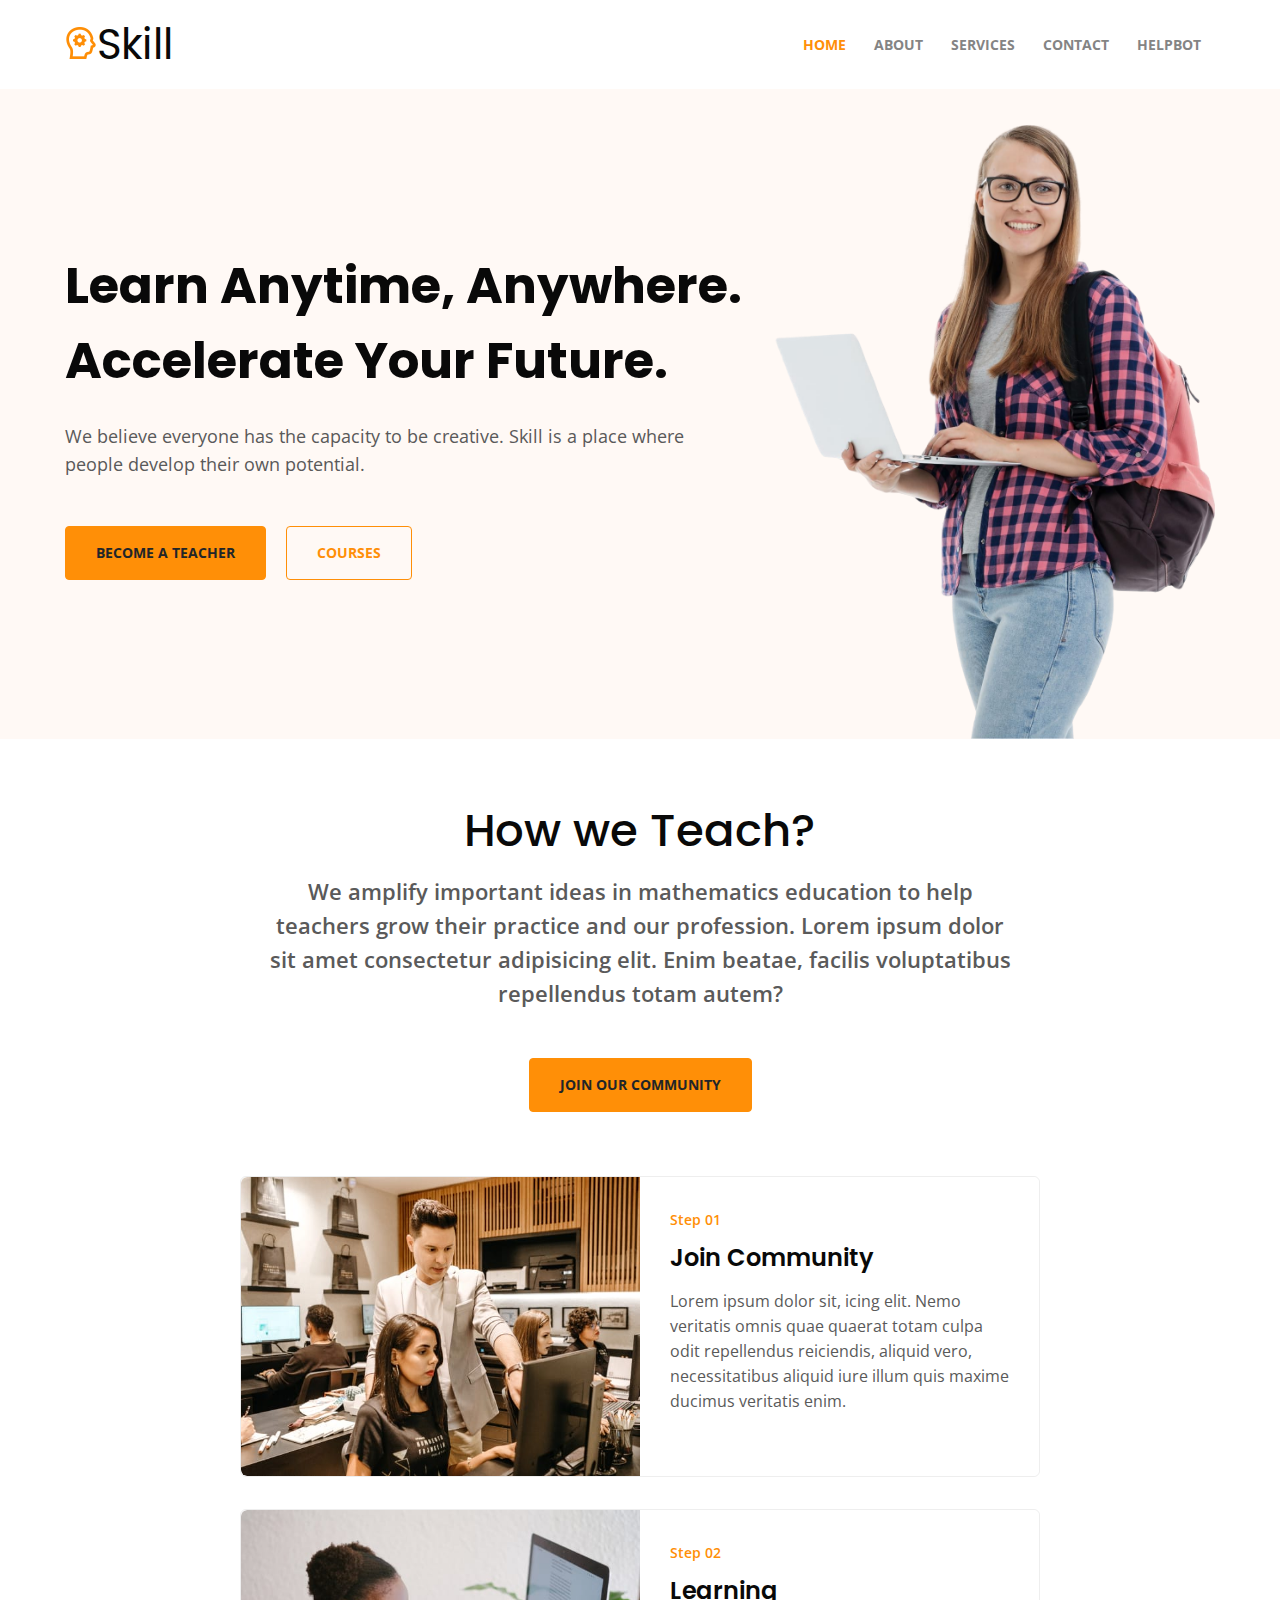
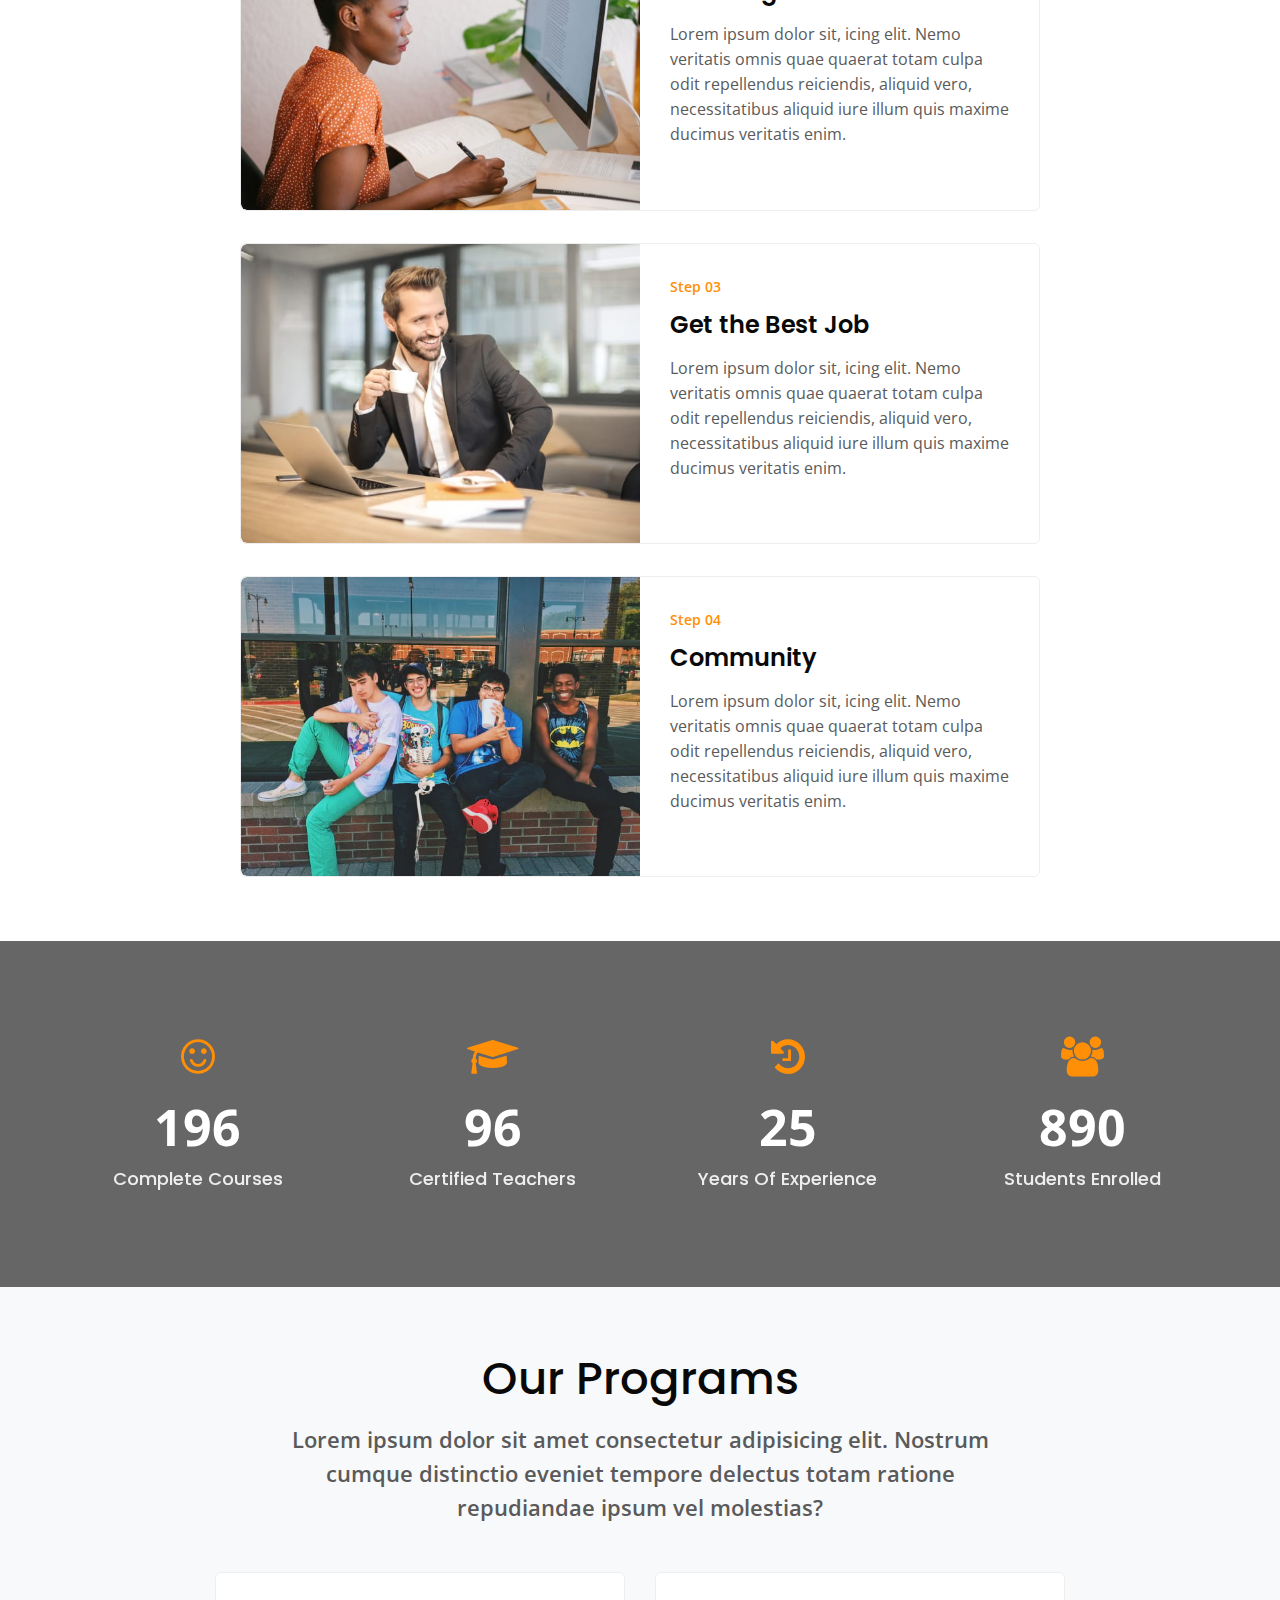
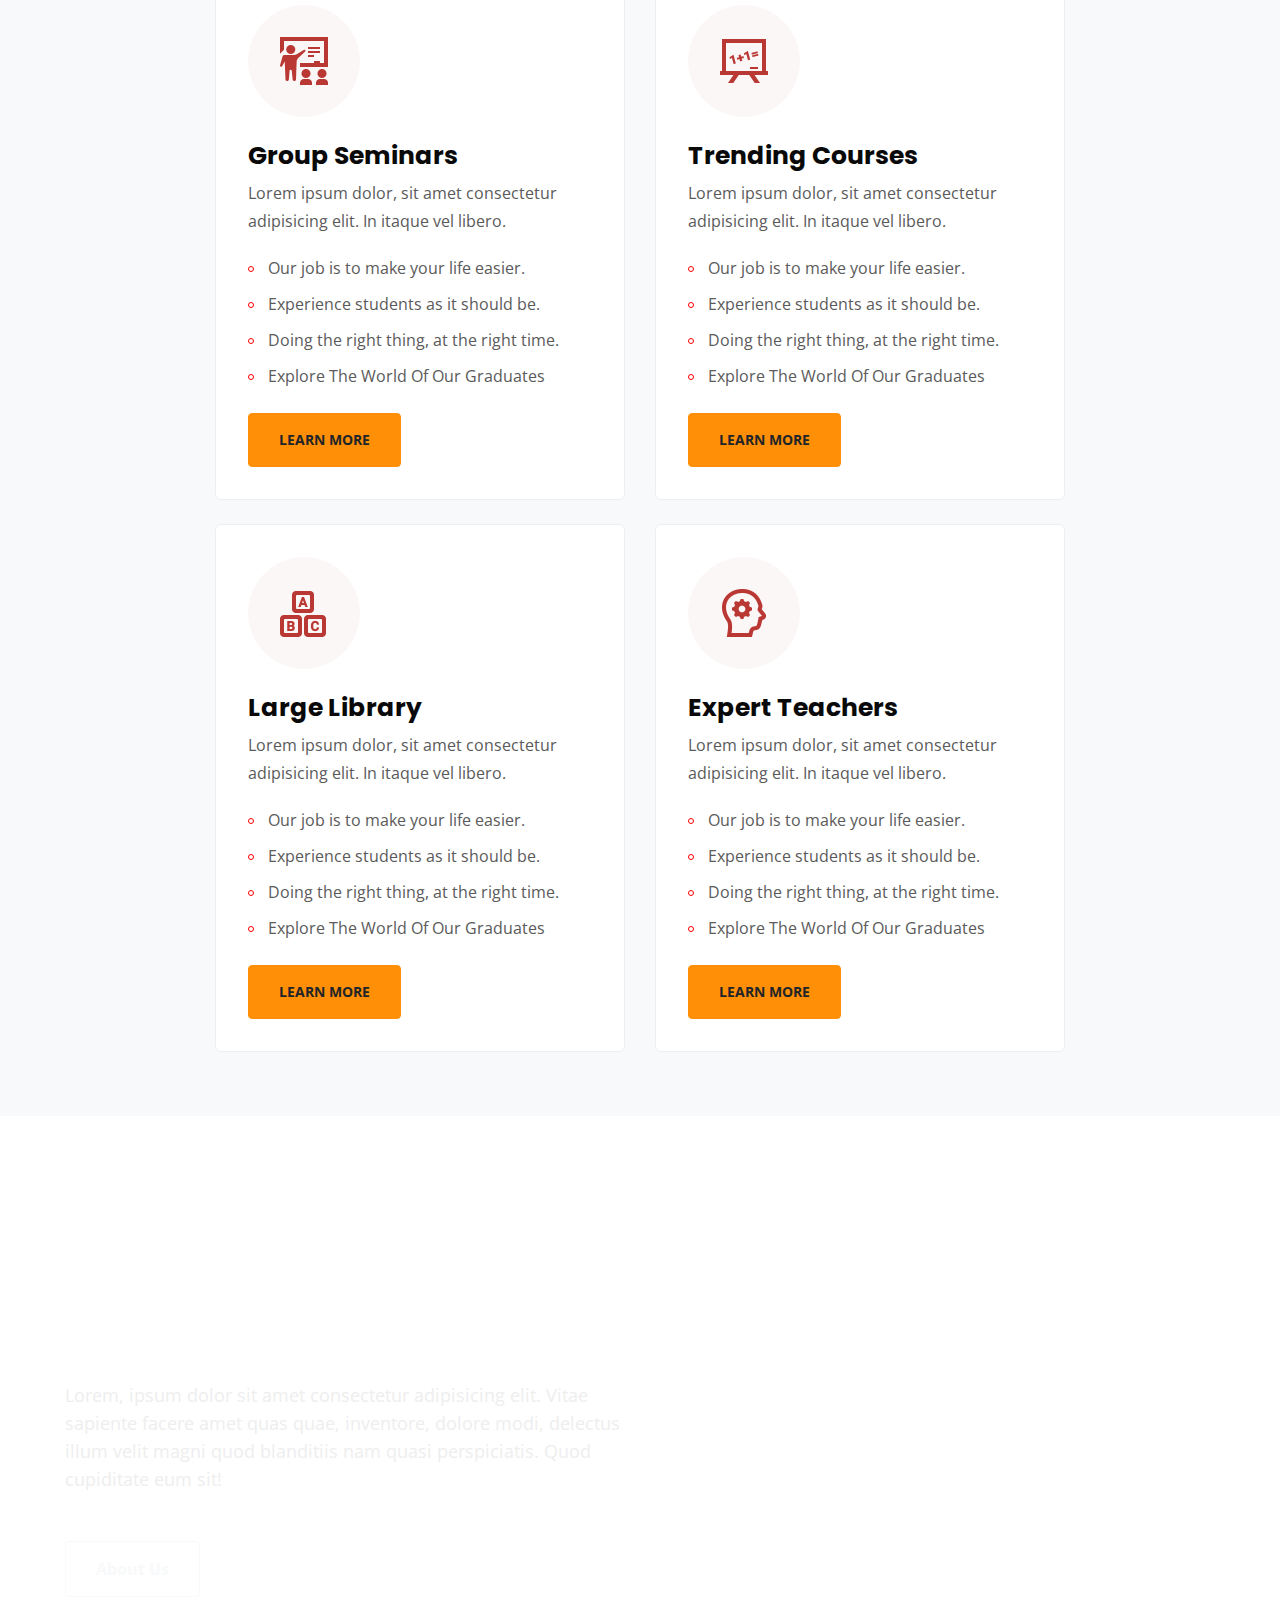
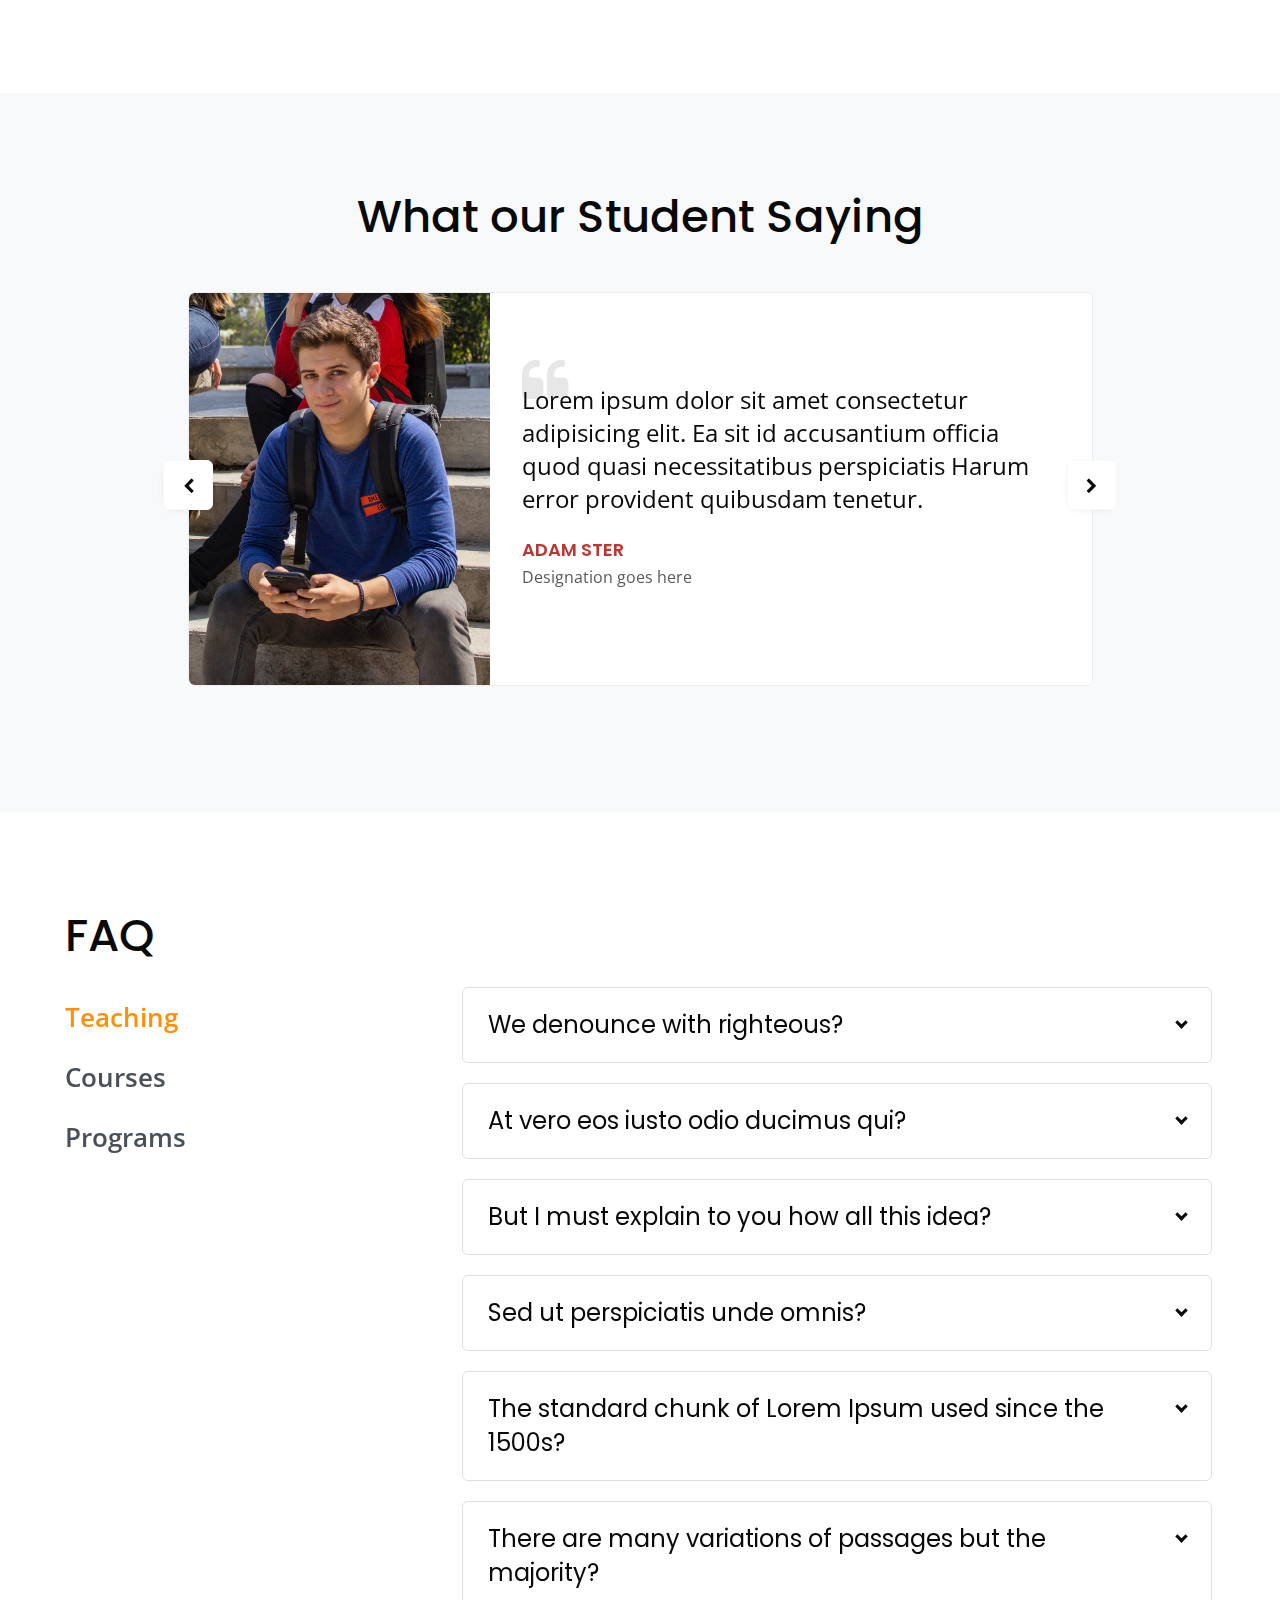
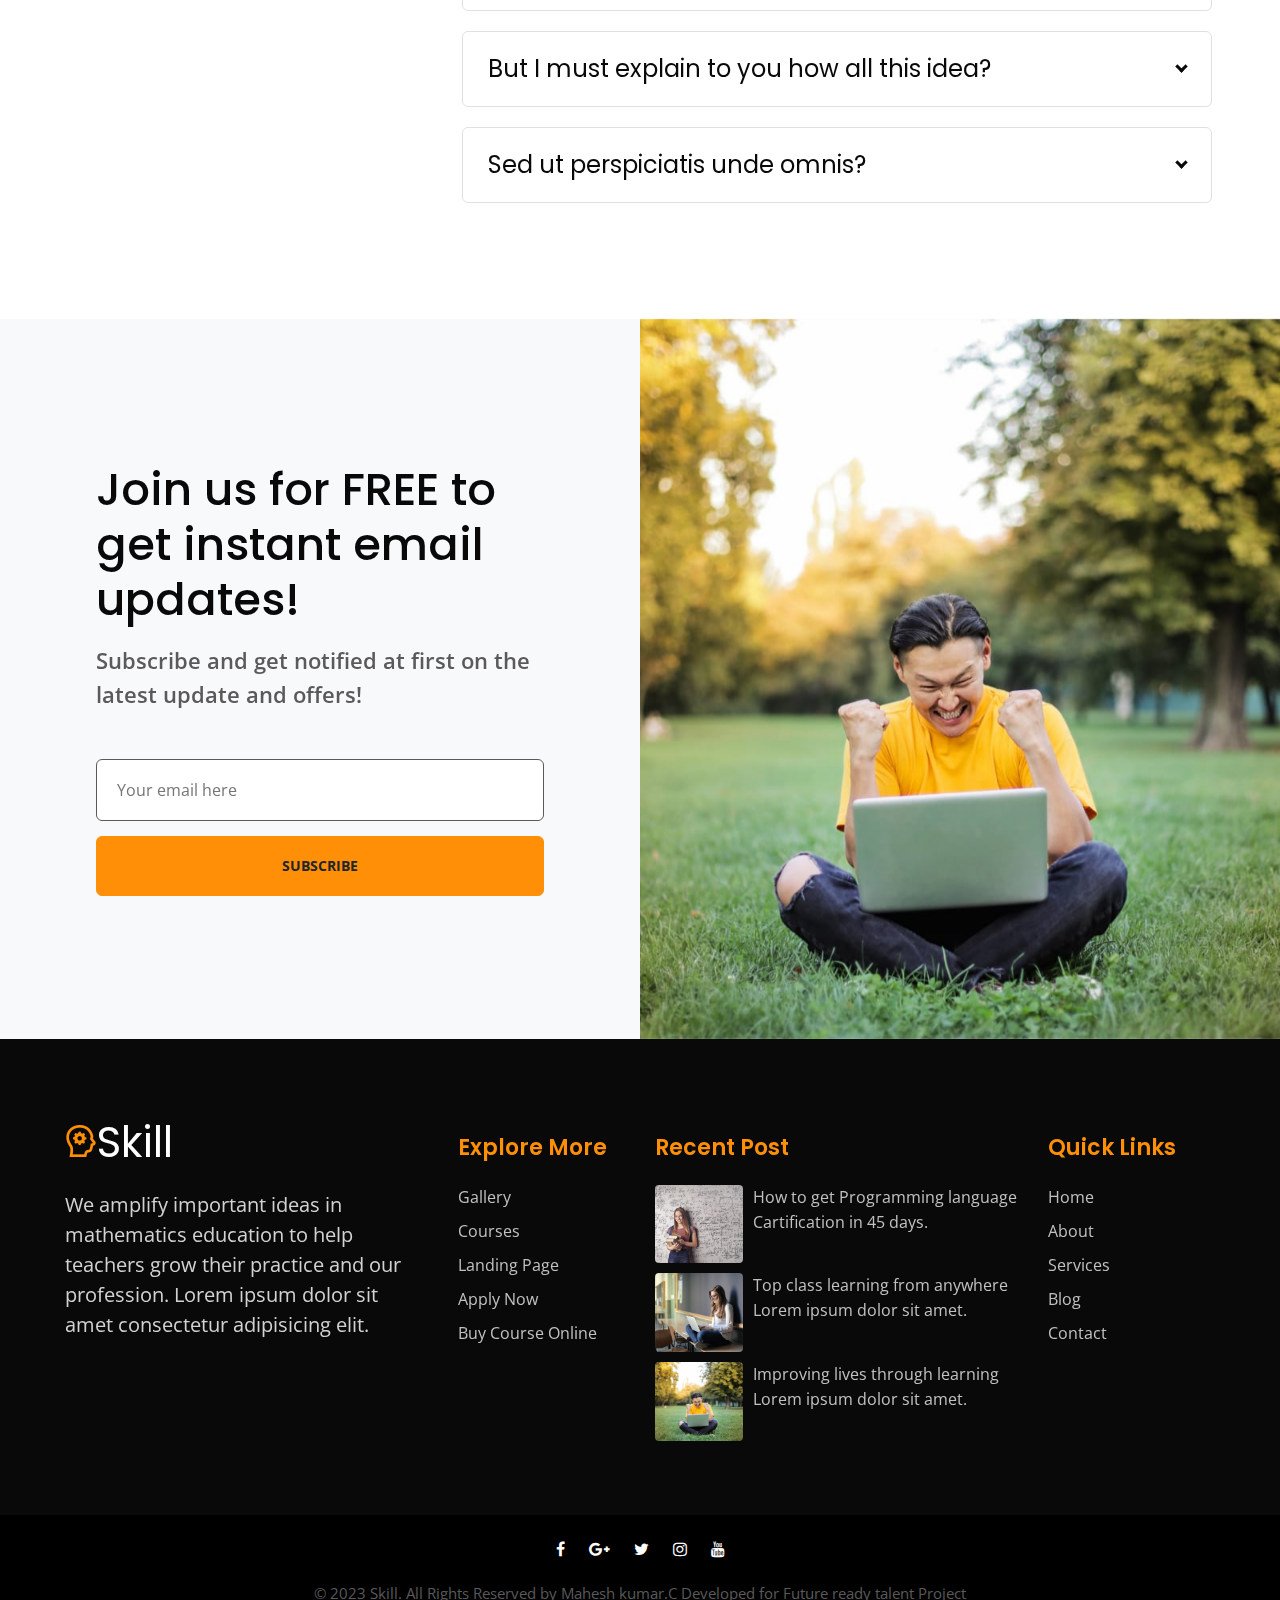
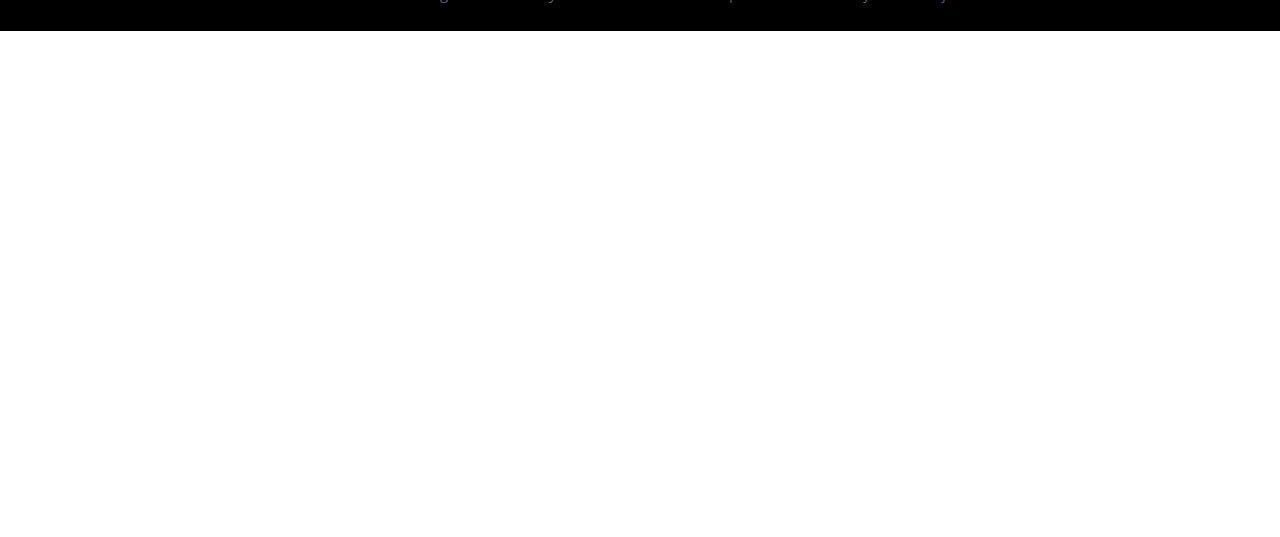
<file: index.html>
<!doctype html>
<html lang="en">
  <head>
    <!-- Required meta tags -->
    <meta charset="utf-8">
    <meta name="viewport" content="width=device-width, initial-scale=1, shrink-to-fit=no">

    <title>Skill an Education Category Bootstrap Responsive Website</title>

    <!-- Google fonts -->
    <link href="//fonts.googleapis.com/css?family=Poppins:100,200,300,400,500,600,700,800,900&display=swap" rel="stylesheet">
    <link href="//fonts.googleapis.com/css?family=Open+Sans:300,400,600,700,800&display=swap" rel="stylesheet">

    <!-- Template CSS -->
    <link rel="stylesheet" href="assets/css/style-starter.css">
  </head>
  <body>
<!-- header -->
<header class="w3l-header">
	<div class="hero-header-11">
		<div class="hero-header-11-content">
			<div class="container">
				<nav class="navbar navbar-expand-lg navbar-light py-md-2 py-0 px-0">
					<a class="navbar-brand" href="index.html"><img src="assets/images/logo-icon.png" alt="" />Skill</a>
					
					<button class="navbar-toggler collapsed" type="button" data-toggle="collapse" data-target="#navbarSupportedContent"
						aria-controls="navbarSupportedContent" aria-expanded="false" aria-label="Toggle navigation">
						<span class="navbar-toggler-icon fa icon-expand fa-bars"></span>
						<span class="navbar-toggler-icon fa icon-close fa-times"></span>
					</button>

					<div class="collapse navbar-collapse" id="navbarSupportedContent">
						<ul class="navbar-nav ml-auto">
							<li class="nav-item active">
								<a class="nav-link" href="index.html">Home <span class="sr-only">(current)</span></a>
							</li>
							<li class="nav-item @@about-active">
								<a class="nav-link" href="about.html">About</a>
							</li>
							<li class="nav-item @@services-active">
								<a class="nav-link" href="services.html">Services</a>
							</li>
							<li class="nav-item @@contact-active">
								<a class="nav-link" href="contact.html">Contact</a>
								
							<li class="nav-item @@helpbot-active">
								<a class="nav-link" href="helpbot.html">Helpbot</a>
							</li>
						</ul>
					</div>
				</nav>
			</div>
		</div>
	</div>
</header>
<!-- //header -->
 <!--  Main banner section -->
 <section class="w3l-main-banner">
   <div class="companies20-content">
     <div class="companies-wrapper">
       <div class="container">
         <div class="banner-item">
           <div class="banner-view">
             <div class="banner-info">
               <h3 class="banner-text">
                 Learn Anytime, Anywhere.<br> Accelerate Your Future.
               </h3>
               <p class="my-4 mb-sm-5">We believe everyone has the capacity to be creative. Skill is a place where people develop their own potential.
               </p><br>
               <a href="#signup.html" class="btn btn-primary theme-button mr-3">Become a Teacher</a>
               <a href="#courses.html" class="btn btn-outline-primary theme-button">Courses</a>
             </div>
           </div>
         </div>
       </div>
     </div>
   </div>
 </section>
 <!--  //Main banner section -->
<section class="w3l-index5" id="about">
  <div class="new-block py-5">
    <div class="container py-lg-3">
      <div class="header-section text-center">
        <h3>How we Teach?</h3>
        <p class="mt-3 mb-5">We amplify important ideas in mathematics education to help teachers grow their practice and our profession.
          Lorem ipsum dolor sit amet consectetur adipisicing elit. Enim beatae, facilis voluptatibus repellendus totam autem?</p>
        <a href="#signup.html" class="btn btn-primary theme-button">Join our Community</a>
      </div>
      <div class="list-single-view mt-5">
        <div class="row">
          <div class="col-md-12 mt-3">
            <div class="grids5-info">
              <a href="#url" class="d-block zoom"><img src="assets/images/p1.jpg" alt="" class="img-fluid news-image" /></a>
              <div class="blog-info">
                <p class="date">Step 01</p>
                <h4>Join Community</h4>
                <p class="blog-text">Lorem ipsum dolor sit, icing elit. Nemo veritatis omnis quae quaerat totam culpa odit repellendus
                  reiciendis, aliquid vero, necessitatibus aliquid iure illum quis maxime ducimus veritatis enim.</p>
              </div>
            </div>
          </div>
        </div>
      </div>
      <div class="list-single-view mt-3">
        <div class="row">
          <div class="col-md-12 mt-3">
            <div class="grids5-info">
              <a href="#url" class="d-block zoom"><img src="assets/images/p2.jpg" alt="" class="img-fluid news-image" /></a>
              <div class="blog-info">
                <p class="date">Step 02</p>
                <h4>Learning</h4>
                <p class="blog-text">Lorem ipsum dolor sit, icing elit. Nemo veritatis omnis quae quaerat totam culpa odit repellendus
                  reiciendis, aliquid vero, necessitatibus aliquid iure illum quis maxime ducimus veritatis enim.</p>
              </div>
            </div>
          </div>
        </div>
      </div>
      <div class="list-single-view mt-3">
        <div class="row">
          <div class="col-md-12 mt-3">
            <div class="grids5-info">
              <a href="#url" class="d-block zoom"><img src="assets/images/p3.jpg" alt="" class="img-fluid news-image" /></a>
              <div class="blog-info">
                <p class="date">Step 03</p>
                <h4>Get the Best Job</h4>
                <p class="blog-text">Lorem ipsum dolor sit, icing elit. Nemo veritatis omnis quae quaerat totam culpa odit repellendus
                  reiciendis, aliquid vero, necessitatibus aliquid iure illum quis maxime ducimus veritatis enim.</p>
              </div>
            </div>
          </div>
        </div>
      </div>
      <div class="list-single-view mt-3">
        <div class="row">
          <div class="col-md-12 mt-3">
            <div class="grids5-info">
              <a href="#url" class="d-block zoom"><img src="assets/images/p4.jpg" alt="" class="img-fluid news-image" /></a>
              <div class="blog-info">
                <p class="date">Step 04</p>
                <h4>Community</h4>
                <p class="blog-text">Lorem ipsum dolor sit, icing elit. Nemo veritatis omnis quae quaerat totam culpa odit repellendus
                  reiciendis, aliquid vero, necessitatibus aliquid iure illum quis maxime ducimus veritatis enim.</p>
              </div>
            </div>
          </div>
        </div>
      </div>
    </div>
  </div>
</section>
<!-- stats -->
<section class="w3l-stats py-lg-5 py-4" id="stats">
  <div class="gallery-inner container py-md-5 py-4">
    <div class="row stats-con text-white">
      <div class="col-md-3 col-6 stats_info counter_grid">
        <span class="fa fa-smile-o"></span>
        <p class="counter">196</p>
        <h4>Complete Courses</h4>
      </div>
      <div class="col-md-3 col-6 stats_info counter_grid1">
        <span class="fa fa-graduation-cap"></span>
        <p class="counter">96</p>
        <h4>Certified Teachers</h4>
      </div>
      <div class="col-md-3 col-6 stats_info counter_grid mt-md-0 mt-5">
        <span class="fa fa-history"></span>
        <p class="counter">25</p>
        <h4>Years of Experience</h4>
      </div>
      <div class="col-md-3 col-6 stats_info counter_grid2 mt-md-0 mt-5">
        <span class="fa fa-users"></span>
        <p class="counter">890</p>
        <h4>Students Enrolled</h4>
      </div>
    </div>
  </div>
</section>
<!-- //stats -->
<section class="w3l-index-block4">
  <div class="feature-16-main py-5">
    <div class="container py-lg-3">
      <div class="header-section text-center">
        <h3>Our Programs</h3>
        <p class="mt-3 mb-5">Lorem ipsum dolor sit amet consectetur adipisicing elit. Nostrum cumque distinctio eveniet tempore delectus
          totam ratione repudiandae ipsum vel molestias?</p>
      </div>
      <div class="features-grids">
        <div class="row">
          <div class="col-md-6">
            <div class="feature-16-gd">
              <div class="icon">
                <img src="assets/images/seminors.png" class="img-fluid" alt="" />
              </div>
              <div class="feature-16-gd-info">
                <h4 class="mt-4 mb-2">Group Seminars</h4>
                <p>Lorem ipsum dolor, sit amet consectetur adipisicing elit. In itaque vel libero.</p>
                <ul>
                  <li>Our job is to make your life easier.</li>
                  <li>Experience students as it should be.</li>
                  <li>Doing the right thing,
                    at the right time.</li>
                  <li>Explore The World Of Our Graduates</li>
                </ul>
                <a href="services.html" class="btn btn-primary theme-button mt-4">Learn more</a>
              </div>
            </div>
          </div>
          <div class="col-md-6 mt-md-0 mt-4">
            <div class="feature-16-gd">
              <div class="icon">
                <img src="assets/images/course.png" class="img-fluid" alt="" />
              </div>
              <div class="feature-16-gd-info">
                <h4 class="mt-4 mb-2">Trending Courses</h4>
                <p>Lorem ipsum dolor, sit amet consectetur adipisicing elit. In itaque vel libero.</p>
                <ul>
                  <li>Our job is to make your life easier.</li>
                  <li>Experience students as it should be.</li>
                  <li>Doing the right thing,
                    at the right time.</li>
                  <li>Explore The World Of Our Graduates</li>
                </ul>
                <a href="services.html" class="btn btn-primary theme-button mt-4">Learn more</a>
              </div>
            </div>
          </div>
          <div class="col-md-6 mt-4">
            <div class="feature-16-gd">
              <div class="icon">
                <img src="assets/images/library.png" class="img-fluid" alt="" />
              </div>
              <div class="feature-16-gd-info">
                <h4 class="mt-4 mb-2">Large Library</h4>
                <p>Lorem ipsum dolor, sit amet consectetur adipisicing elit. In itaque vel libero.</p>
                <ul>
                  <li>Our job is to make your life easier.</li>
                  <li>Experience students as it should be.</li>
                  <li>Doing the right thing,
                    at the right time.</li>
                  <li>Explore The World Of Our Graduates</li>
                </ul>
                <a href="services.html" class="btn btn-primary theme-button mt-4">Learn more</a>
              </div>
            </div>
          </div>
          <div class="col-md-6 mt-4">
            <div class="feature-16-gd">
              <div class="icon">
                <img src="assets/images/teacher.png" class="img-fluid" alt="" />
              </div>
              <div class="feature-16-gd-info">
                <h4 class="mt-4 mb-2">Expert Teachers</h4>
                <p>Lorem ipsum dolor, sit amet consectetur adipisicing elit. In itaque vel libero.</p>
                <ul>
                  <li>Our job is to make your life easier.</li>
                  <li>Experience students as it should be.</li>
                  <li>Doing the right thing,
                    at the right time.</li>
                  <li>Explore The World Of Our Graduates</li>
                </ul>
                <a href="services.html" class="btn btn-primary theme-button mt-4">Learn more</a>
              </div>
            </div>
          </div>
        </div>
      </div>
    </div>
  </div>
</section> 
<!-- //subscribe -->
<section class="w3l-get-started">
  <div class="new-block top-bottom">
    <div class="container">
      <div class="middle-section">
        <div class="section-width">
          <h2>Start your Business today with this professional template.</h2>
        </div>
        <div class="link-list-menu">
            <p class="mb-5">Lorem, ipsum dolor sit amet consectetur adipisicing elit. Vitae sapiente facere amet quas quae, inventore, dolore modi, delectus illum velit magni quod blanditiis nam quasi perspiciatis. Quod cupiditate eum sit!</p>
            <a href="about.html" class="btn btn-outline-light btn-more">About Us</a>
        </div>
      </div>
    </div>
  </div>
  </section>
<section class="w3l-testimonials" id="testimonials">
  <div class="testimonials py-5">
    <div class="container py-lg-5">
      <div class="header-section text-center">
        <h3>What our Student Saying</h3>
      </div>
      <div class="row mt-4">
        <div class="col-md-10 mx-auto">
          <div class="owl-one owl-carousel owl-theme">
            <div class="item">
              <div class="slider-info mt-lg-4 mt-3">
                <div class="img-circle">
                  <img src="assets/images/student1.jpg" class="img-fluid testimonial-img" alt="client image">
                </div>
                <div class="message">
                  <span class="fa fa-quote-left" aria-hidden="true"></span>
                  <p>Lorem ipsum dolor sit amet consectetur adipisicing elit. Ea sit id accusantium
                    officia quod quasi necessitatibus perspiciatis Harum error provident
                    quibusdam tenetur.</p>
                  <div class="name mt-4">
                    <h4>Adam Ster</h4>
                    <p>Designation goes here</p>
                  </div>
                </div>
              </div>
            </div>
            <div class="item">
              <div class="slider-info mt-lg-4 mt-3">
                <div class="img-circle">
                  <img src="assets/images/student2.jpg" class="img-fluid testimonial-img" alt="client image">
                </div>
                <div class="message">
                  <span class="fa fa-quote-left" aria-hidden="true"></span>
                  <p>Lorem ipsum dolor sit amet consectetur adipisicing elit. Ea sit id accusantium
                    officia quod quasi necessitatibus perspiciatis Harum error provident
                    quibusdam tenetur.</p>
                  <div class="name mt-4">
                    <h4>Dennis Jack</h4>
                    <p>Designation goes here</p>
                  </div>
                </div>
            </div>
            </div>
            <div class="item">
              <div class="slider-info mt-lg-4 mt-3">
                <div class="img-circle">
                  <img src="assets/images/student3.jpg" class="img-fluid testimonial-img" alt="client image">
                </div>
                <div class="message">
                  <span class="fa fa-quote-left" aria-hidden="true"></span>
                  <p>Lorem ipsum dolor sit amet consectetur adipisicing elit. Ea sit id accusantium
                    officia quod quasi necessitatibus perspiciatis Harum error provident
                    quibusdam tenetur.</p>
                  <div class="name mt-4">
                    <h4>Camillae</h4>
                    <p>Designation goes here</p>
                  </div>
                </div>
              </div>
            </div>
            <div class="item">
              <div class="slider-info mt-lg-4 mt-3">
                <div class="img-circle">
                  <img src="assets/images/student4.jpg" class="img-fluid testimonial-img" alt="client image">
                </div>
                <div class="message">
                  <span class="fa fa-quote-left" aria-hidden="true"></span>
                  <p>Lorem ipsum dolor sit amet consectetur adipisicing elit. Ea sit id accusantium
                    officia quod quasi necessitatibus perspiciatis Harum error provident
                    quibusdam tenetur.</p>
                  <div class="name mt-4">
                    <h4>Charlotte</h4>
                    <p>Designation goes here</p>
                  </div>
                </div>
              </div>
            </div>
          </div>
        </div>
      </div>
    </div>
  </div>
</section>
<div class="w3l-faq-block py-5">
  <div class="container py-lg-5">
    <div class="header-section mb-4">
      <h3>FAQ</h3>
    </div>
    <div class="row">
      <div class="col-md-4">
        <div class="list-group" id="list-tab" role="tablist">
          <a class="list-group-item list-group-item-action active" id="list-home-list" data-toggle="list" href="#list-home" role="tab"
            aria-controls="home">Teaching</a>
          <a class="list-group-item list-group-item-action" id="list-profile-list" data-toggle="list" href="#list-profile" role="tab"
            aria-controls="profile">Courses</a>
          <a class="list-group-item list-group-item-action" id="list-messages-list" data-toggle="list" href="#list-messages" role="tab"
            aria-controls="messages">Programs</a>
        </div>
      </div>
      <div class="col-md-8 mt-md-0 mt-5">
        <div class="tab-content" id="nav-tabContent">
          <div class="tab-pane fade show active" id="list-home" role="tabpanel" aria-labelledby="list-home-list">
            <section class="w3l-faq" id="faq">
              <div class="faq-page">
                <ul>
                  <li>
                    <input type="checkbox" checked>
                    <i></i>
                    <h2>We denounce with righteous?</h2>
                    <p>Lorem ipsum dolor, sit amet consectetur adipisicing elit. Voluptates amet earum velit nobis aliquam
                      laboriosam nihil debitis facere voluptatibus consectetur quae quasi fuga, ad corrupti libero omnis sapiente
                      non assumenda excepturi aperiam iste minima autem.</p>
                  </li>
                  <li>
                    <input type="checkbox" checked>
                    <i></i>
                    <h2>At vero eos iusto odio ducimus qui?</h2>
                    <p>Lorem ipsum dolor, sit amet consectetur adipisicing elit. Voluptates amet earum velit nobis aliquam
                      laboriosam nihil quasi fuga, ad corrupti libero omnis sapiente
                      non assumenda excepturi aperiam animi vitae eos nisi laudantium. Tempore reiciendis ipsam culpa, qui
                      voluptates eveniet, incidunt officiis eaque iste minima autem.</p>
                  </li>
                  <li>
                    <input type="checkbox" checked>
                    <i></i>
                    <h2>But I must explain to you how all this idea?</h2>
                    <p>Lorem ipsum dolor, sit amet consectetur adipisicing elit. Voluptates amet earum velit nobis aliquam
                      laboriosam nihil debitis autem.</p>
                  </li>
                  <li>
                    <input type="checkbox" checked>
                    <i></i>
                    <h2>Sed ut perspiciatis unde omnis?</h2>
                    <p>Sit amet consectetur adipisicing elit. Voluptates amet earum velit nobis aliquam
                      laboriosam nihil debitis animi vitae eos nisi laudantium. Tempore reiciendis ipsam culpa, qui
                      voluptates eveniet, incidunt officiis eaque iste minima autem.</p>
                  </li>
                  <li>
                    <input type="checkbox" checked>
                    <i></i>
                    <h2>The standard chunk of Lorem Ipsum used since the 1500s?</h2>
                    <p>Consectetur quae quasi fuga, ad corrupti libero omnis sapiente
                      non assumenda excepturi aperiam animi vitae eos nisi laudantium. Tempore reiciendis ipsam culpa, qui
                      voluptates eveniet, incidunt officiis eaque iste minima autem.</p>
                  </li>
                  <li>
                    <input type="checkbox" checked>
                    <i></i>
                    <h2>There are many variations of passages but the majority?</h2>
                    <p>Voluptates amet earum velit nobis aliquam
                      laboriosam nihil debitis facere voluptatibus consectetur quae quasi fuga, ad corrupti libero omnis sapiente
                      non assumenda, incidunt officiis eaque iste minima autem.</p>
                  </li>
                  <li>
                    <input type="checkbox" checked>
                    <i></i>
                    <h2>But I must explain to you how all this idea?</h2>
                    <p>Lorem ipsum dolor, sit amet consectetur adipisicing elit. Voluptates amet earum velit nobis aliquam
                      laboriosam nihil debitis autem.</p>
                  </li>
                  <li>
                    <input type="checkbox" checked>
                    <i></i>
                    <h2>Sed ut perspiciatis unde omnis?</h2>
                    <p>Sit amet consectetur adipisicing elit. Voluptates amet earum velit nobis aliquam
                      laboriosam nihil debitis animi vitae eos nisi laudantium. Tempore reiciendis ipsam culpa, qui
                      voluptates eveniet, incidunt officiis eaque iste minima autem.</p>
                  </li>
                </ul>
              </div>
            </section>
          </div>
          <div class="tab-pane fade" id="list-profile" role="tabpanel" aria-labelledby="list-profile-list">
            <section class="w3l-faq" id="faq">
              <div class="faq-page">
                <ul>
                  <li>
                    <input type="checkbox" checked>
                    <i></i>
                    <h2>But I must explain to you how all this idea?</h2>
                    <p>Lorem ipsum dolor, sit amet consectetur adipisicing elit. Voluptates amet earum velit nobis aliquam
                      laboriosam nihil debitis autem.</p>
                  </li>
                  <li>
                    <input type="checkbox" checked>
                    <i></i>
                    <h2>At vero eos iusto odio ducimus qui?</h2>
                    <p>Lorem ipsum dolor, sit amet consectetur adipisicing elit. Voluptates amet earum velit nobis aliquam
                      laboriosam nihil quasi fuga, ad corrupti libero omnis sapiente
                      non assumenda excepturi aperiam animi vitae eos nisi laudantium. Tempore reiciendis ipsam culpa, qui
                      voluptates eveniet, incidunt officiis eaque iste minima autem.</p>
                  </li>
                  <li>
                    <input type="checkbox" checked>
                    <i></i>
                    <h2>Sed ut perspiciatis unde omnis?</h2>
                    <p>Sit amet consectetur adipisicing elit. Voluptates amet earum velit nobis aliquam
                      laboriosam nihil debitis animi vitae eos nisi laudantium. Tempore reiciendis ipsam culpa, qui
                      voluptates eveniet, incidunt officiis eaque iste minima autem.</p>
                  </li>
                  <li>
                    <input type="checkbox" checked>
                    <i></i>
                    <h2>The standard chunk of Lorem Ipsum used since the 1500s?</h2>
                    <p>Consectetur quae quasi fuga, ad corrupti libero omnis sapiente
                      non assumenda excepturi aperiam animi vitae eos nisi laudantium. Tempore reiciendis ipsam culpa, qui
                      voluptates eveniet, incidunt officiis eaque iste minima autem.</p>
                  </li>
                  <li>
                    <input type="checkbox" checked>
                    <i></i>
                    <h2>We denounce with righteous?</h2>
                    <p>Lorem ipsum dolor, sit amet consectetur adipisicing elit. Voluptates amet earum velit nobis aliquam
                      laboriosam nihil debitis facere voluptatibus consectetur quae quasi fuga, ad corrupti libero omnis sapiente
                      non assumenda excepturi aperiam iste minima autem.</p>
                  </li>
                  <li>
                    <input type="checkbox" checked>
                    <i></i>
                    <h2>But I must explain to you how all this idea?</h2>
                    <p>Lorem ipsum dolor, sit amet consectetur adipisicing elit. Voluptates amet earum velit nobis aliquam
                      laboriosam nihil debitis autem.</p>
                  </li>
                  <li>
                    <input type="checkbox" checked>
                    <i></i>
                    <h2>At vero eos iusto odio ducimus qui?</h2>
                    <p>Lorem ipsum dolor, sit amet consectetur adipisicing elit. Voluptates amet earum velit nobis aliquam
                      laboriosam nihil quasi fuga, ad corrupti libero omnis sapiente
                      non assumenda excepturi aperiam animi vitae eos nisi laudantium. Tempore reiciendis ipsam culpa, qui
                      voluptates eveniet, incidunt officiis eaque iste minima autem.</p>
                  </li>
                  <li>
                    <input type="checkbox" checked>
                    <i></i>
                    <h2>There are many variations of passages but the majority?</h2>
                    <p>Voluptates amet earum velit nobis aliquam
                      laboriosam nihil debitis facere voluptatibus consectetur quae quasi fuga, ad corrupti libero omnis sapiente
                      non assumenda, incidunt officiis eaque iste minima autem.</p>
                  </li>
                </ul>
              </div>
            </section>
          </div>
          <div class="tab-pane fade" id="list-messages" role="tabpanel" aria-labelledby="list-messages-list">
            <section class="w3l-faq" id="faq">
              <div class="faq-page">
                <ul>
                  <li>
                    <input type="checkbox" checked>
                    <i></i>
                    <h2>We denounce with righteous?</h2>
                    <p>Lorem ipsum dolor, sit amet consectetur adipisicing elit. Voluptates amet earum velit nobis aliquam
                      laboriosam nihil debitis facere voluptatibus consectetur quae quasi fuga, ad corrupti libero omnis sapiente
                      non assumenda excepturi aperiam iste minima autem.</p>
                  </li>
                  <li>
                    <input type="checkbox" checked>
                    <i></i>
                    <h2>At vero eos iusto odio ducimus qui?</h2>
                    <p>Lorem ipsum dolor, sit amet consectetur adipisicing elit. Voluptates amet earum velit nobis aliquam
                      laboriosam nihil quasi fuga, ad corrupti libero omnis sapiente
                      non assumenda excepturi aperiam animi vitae eos nisi laudantium. Tempore reiciendis ipsam culpa, qui
                      voluptates eveniet, incidunt officiis eaque iste minima autem.</p>
                  </li>
                  <li>
                    <input type="checkbox" checked>
                    <i></i>
                    <h2>But I must explain to you how all this idea?</h2>
                    <p>Lorem ipsum dolor, sit amet consectetur adipisicing elit. Voluptates amet earum velit nobis aliquam
                      laboriosam nihil debitis autem.</p>
                  </li>
                  <li>
                    <input type="checkbox" checked>
                    <i></i>
                    <h2>Sed ut perspiciatis unde omnis?</h2>
                    <p>Sit amet consectetur adipisicing elit. Voluptates amet earum velit nobis aliquam
                      laboriosam nihil debitis animi vitae eos nisi laudantium. Tempore reiciendis ipsam culpa, qui
                      voluptates eveniet, incidunt officiis eaque iste minima autem.</p>
                  </li>
                  <li>
                    <input type="checkbox" checked>
                    <i></i>
                    <h2>The standard chunk of Lorem Ipsum used since the 1500s?</h2>
                    <p>Consectetur quae quasi fuga, ad corrupti libero omnis sapiente
                      non assumenda excepturi aperiam animi vitae eos nisi laudantium. Tempore reiciendis ipsam culpa, qui
                      voluptates eveniet, incidunt officiis eaque iste minima autem.</p>
                  </li>
                  <li>
                    <input type="checkbox" checked>
                    <i></i>
                    <h2>There are many variations of passages but the majority?</h2>
                    <p>Voluptates amet earum velit nobis aliquam
                      laboriosam nihil debitis facere voluptatibus consectetur quae quasi fuga, ad corrupti libero omnis sapiente
                      non assumenda, incidunt officiis eaque iste minima autem.</p>
                  </li>
                  <li>
                    <input type="checkbox" checked>
                    <i></i>
                    <h2>But I must explain to you how all this idea?</h2>
                    <p>Lorem ipsum dolor, sit amet consectetur adipisicing elit. Voluptates amet earum velit nobis aliquam
                      laboriosam nihil debitis autem.</p>
                  </li>
                  <li>
                    <input type="checkbox" checked>
                    <i></i>
                    <h2>perspiciatis unde omnis?</h2>
                    <p>Sit amet consectetur adipisicing elit. Voluptates amet earum velit nobis aliquam
                      laboriosam nihil debitis animi vitae eos nisi laudantium. Tempore reiciendis ipsam culpa, qui
                      voluptates eveniet, incidunt officiis eaque iste minima autem.</p>
                  </li>
                </ul>
              </div>
            </section>
          </div>
        </div>
      </div>
    </div>
  </div>

</div>
<section class="w3l-subscribe">
  <div class="subscription-infhny">
    <div class="container-fluid">
      <div class="subscription-grids row">
        <div class="subscription-right form-right-inf col-lg-6 p-md-5 p-4">
          <div class="px-lg-5 py-md-0 py-3">
            <div class="header-section">
              <h3>Join us for FREE to get instant <span>email updates!</span></h3>
              <p class="mt-3">Subscribe and get notified at first on the latest update and offers!</p>
            </div>
            <form action="#" method="post" class="signin-form mt-lg-5 mt-4">
              <div class="forms-gds">
                <div class="form-input">
                  <input type="email" name="" placeholder="Your email here" required="">
                </div>
                <div class="form-input"><button class="btn btn-primary theme-button">Subscribe</button></div>
              </div>
            </form>
          </div>
        </div>
        <div class="subscription-left forms-25-info col-lg-6 ">

        </div>
      </div>
    </div>
</section>
   <!-- footer -->
   <footer class="w3l-footer-29-main" id="footer">
     <div class="footer-29 py-5">
       <div class="container pb-lg-3">
         <div class="row footer-top-29">
           <div class="col-lg-4 col-md-6 footer-list-29 footer-1 mt-md-4">
             <a class="footer-logo mb-md-3 mb-2" href="#url"><img src="assets/images/logo-icon.png" alt="" />Skill</a>
             <p>We amplify important ideas in mathematics education to help teachers grow their practice and our profession. Lorem ipsum dolor sit
               amet consectetur adipisicing elit.</p>
           </div>
           <div class="col-lg-2 col-md-6 footer-list-29 footer-2 mt-5">
            <h6 class="footer-title-29">Explore More</h6>
             <ul>
               <li><a href="#gallery.html">Gallery</a></li>
               <li><a href="#courses.html">Courses</a></li>
               <li><a href="#landing-single.html">Landing Page</a></li>
               <li><a href="#signup.html">Apply Now</a></li>
               <li><a href="contact.html">Buy Course Online</a></li>
             </ul>
           </div>
           <div class="col-lg-4 col-md-6 footer-list-29 footer-3 mt-5">
             <div class="properties">
               <h6 class="footer-title-29">Recent Post</h6>
               <a class="d-grid twitter-feed" href="#blog-single.html">
                 <img src="assets/images/g1.jpg" class="img-fluid rounded" alt="">
                 <p>How to get Programming language Cartification in 45 days.</p>
               </a>
               <a class="d-grid twitter-feed" href="#blog-single.html">
                 <img src="assets/images/g2.jpg" class="img-fluid rounded" alt="">
                 <p>Top class learning from anywhere Lorem ipsum dolor sit amet.</p>
               </a>
               <a class="d-grid twitter-feed" href="#blog-single.html">
                 <img src="assets/images/g3.jpg" class="img-fluid rounded" alt="">
                 <p>Improving lives through learning Lorem ipsum dolor sit amet.</p>
               </a>
             </div>
           </div>
           <div class="col-lg-2 col-md-6 footer-list-29 footer-4 mt-5">
            <h6 class="footer-title-29">Quick Links</h6>
             <ul>
               <li><a href="index.html">Home</a></li>
               <li><a href="about.html">About</a></li>
               <li><a href="services.html">Services</a></li>
               <li><a href="#blog.html"> Blog</a></li>
               <li><a href="contact.html">Contact</a></li>
             </ul>
           </div>
         </div>
       </div>
     </div>
     <div id="footers14-block" class="py-3">
       <div class="container">
         <div class="footers14-bottom text-center">
           <div class="social">
             <a href="#facebook" class="facebook"><span class="fa fa-facebook" aria-hidden="true"></span></a>
             <a href="#google" class="google"><span class="fa fa-google-plus" aria-hidden="true"></span></a>
             <a href="#twitter" class="twitter"><span class="fa fa-twitter" aria-hidden="true"></span></a>
             <a href="#instagram" class="instagram"><span class="fa fa-instagram" aria-hidden="true"></span></a>
             <a href="#youtube" class="youtube"><span class="fa fa-youtube" aria-hidden="true"></span></a>
           </div>
           <div class="copyright mt-1">
             <p>&copy; 2023 Skill. All Rights Reserved by Mahesh kumar.C Developed for Future ready talent Project</a></p>
           </div>
         </div>
       </div>
     </div>

     <!-- move top -->
     <button onclick="topFunction()" id="movetop" title="Go to top">
       <span class="fa fa-angle-up" aria-hidden="true"></span>
     </button>
     <script>
       // When the user scrolls down 20px from the top of the document, show the button
       window.onscroll = function () {
         scrollFunction()
       };

       function scrollFunction() {
         if (document.body.scrollTop > 20 || document.documentElement.scrollTop > 20) {
           document.getElementById("movetop").style.display = "block";
         } else {
           document.getElementById("movetop").style.display = "none";
         }
       }

       // When the user clicks on the button, scroll to the top of the document
       function topFunction() {
         document.body.scrollTop = 0;
         document.documentElement.scrollTop = 0;
       }
     </script>
     <!-- /move top -->
     <iframe src='https://webchat.botframework.com/embed/servises-maxdjam?s=cU2vNAQ8Pn8.nIF2XiKSDcYSwJAne9jocZb5trlCQT0uFeru0IlUJJ8'  style='min-width: 400px; width: 100%; min-height: 500px;'></iframe>
   </footer>
   <!-- Footer -->

   <!-- jQuery and Bootstrap JS -->
   <script src="assets/js/jquery-3.3.1.min.js"></script>
   <script src="assets/js/bootstrap.min.js"></script>

   <!-- Template JavaScript -->

   <!-- stats number counter-->
   <script src="assets/js/jquery.waypoints.min.js"></script>
   <script src="assets/js/jquery.countup.js"></script>
   <script>
     $('.counter').countUp();
   </script>
   <!-- //stats number counter -->


   <!-- testimonials owlcarousel -->
   <script src="assets/js/owl.carousel.js"></script>

   <!-- script for owlcarousel -->
   <script>
     $(document).ready(function () {
       $('.owl-one').owlCarousel({
         loop: true,
         margin: 0,
         nav: false,
         responsiveClass: true,
         autoplay: false,
         autoplayTimeout: 5000,
         autoplaySpeed: 1000,
         autoplayHoverPause: false,
         responsive: {
           0: {
             items: 1,
             nav: false
           },
           480: {
             items: 1,
             nav: false
           },
           667: {
             items: 1,
             nav: false
           },
           1000: {
             items: 1,
             nav: false
           }
         }
       })
     })
   </script>
   <!-- //script for owlcarousel -->
   <!-- //testimonials owlcarousel -->

   <!-- script for courses -->
   <script>
     $(document).ready(function () {
       $('.owl-two').owlCarousel({
         loop: true,
         margin: 30,
         nav: false,
         responsiveClass: true,
         autoplay: false,
         autoplayTimeout: 5000,
         autoplaySpeed: 1000,
         autoplayHoverPause: false,
         responsive: {
           0: {
             items: 1,
             nav: false
           },
           480: {
             items: 1,
             nav: false
           },
           667: {
             items: 2,
             nav: false
           },
           1000: {
             items: 3,
             nav: false
           }
         }
       })
     })
   </script>
   <!-- //script for courses -->

   <!-- disable body scroll which navbar is in active -->
   <script>
     $(function () {
       $('.navbar-toggler').click(function () {
         $('body').toggleClass('noscroll');
       })
     });
   </script>
   <!-- disable body scroll which navbar is in active -->

   </body>

   </html>
</file>
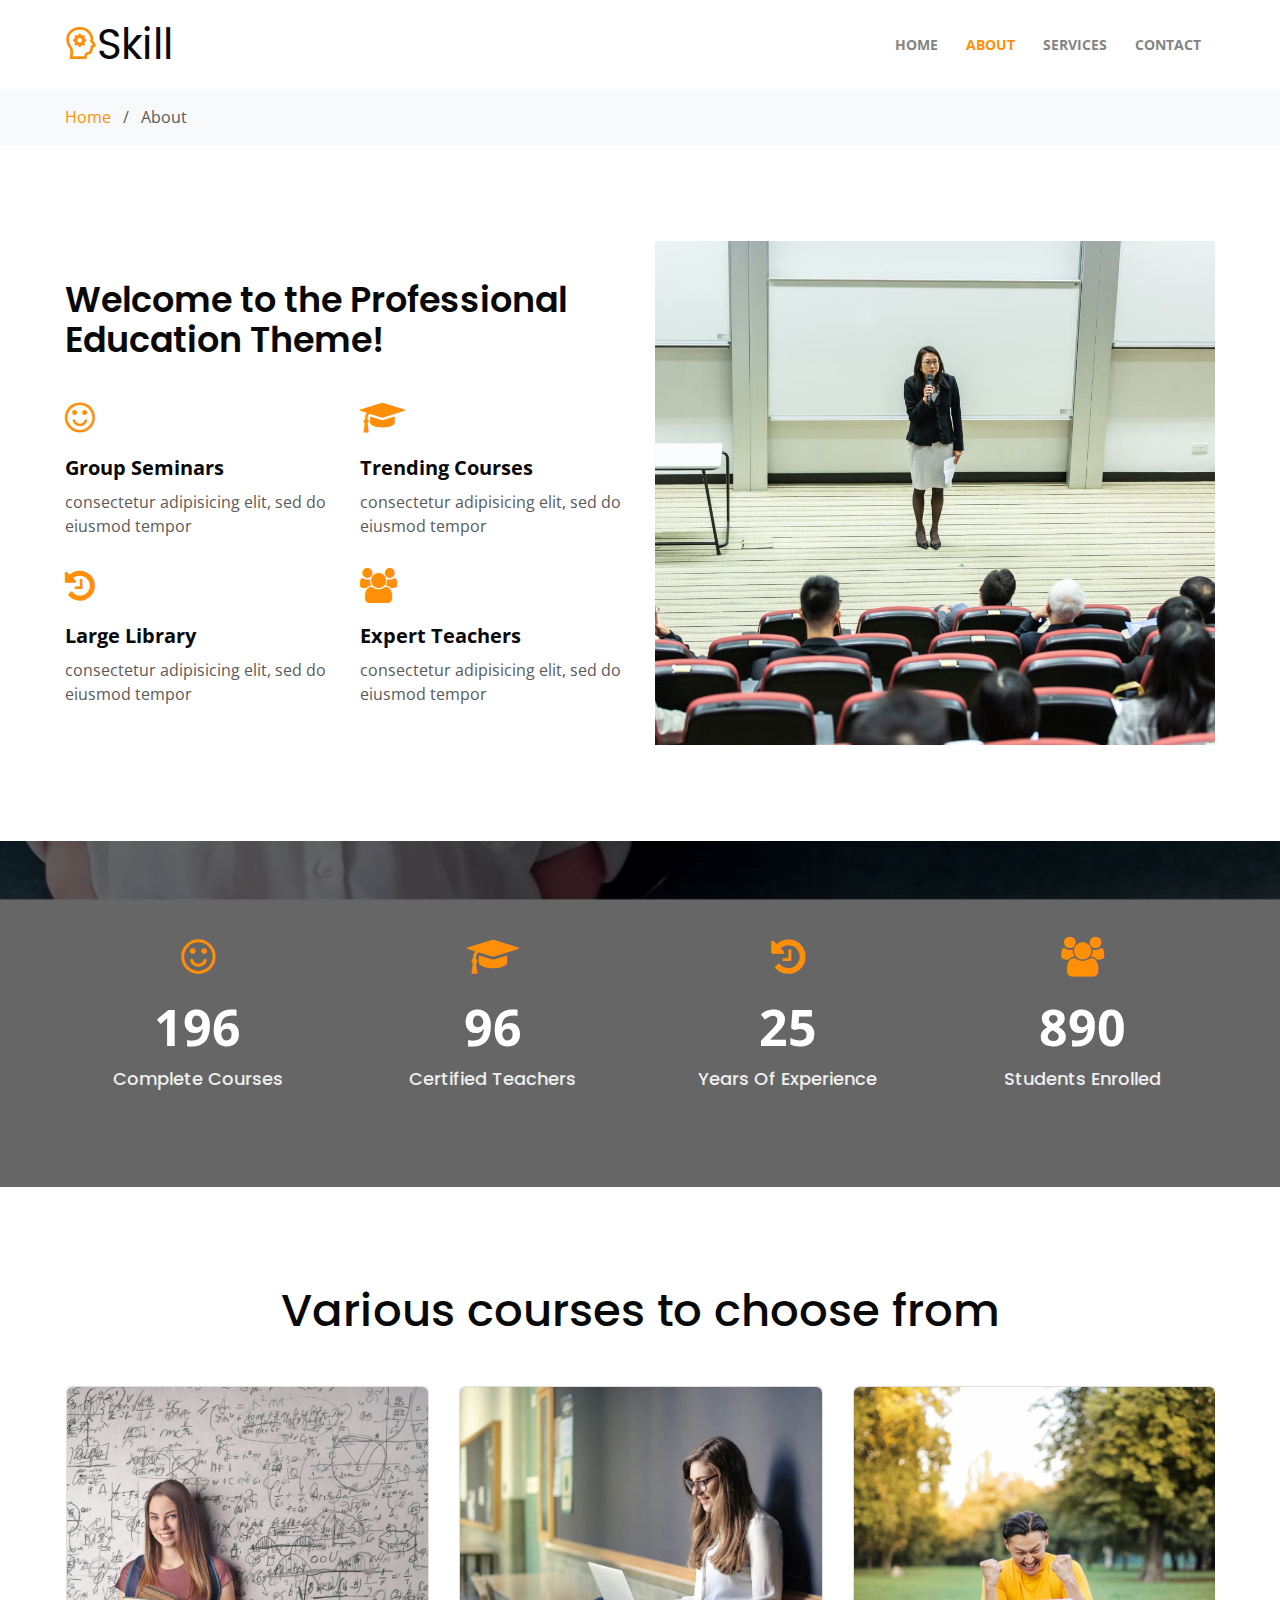
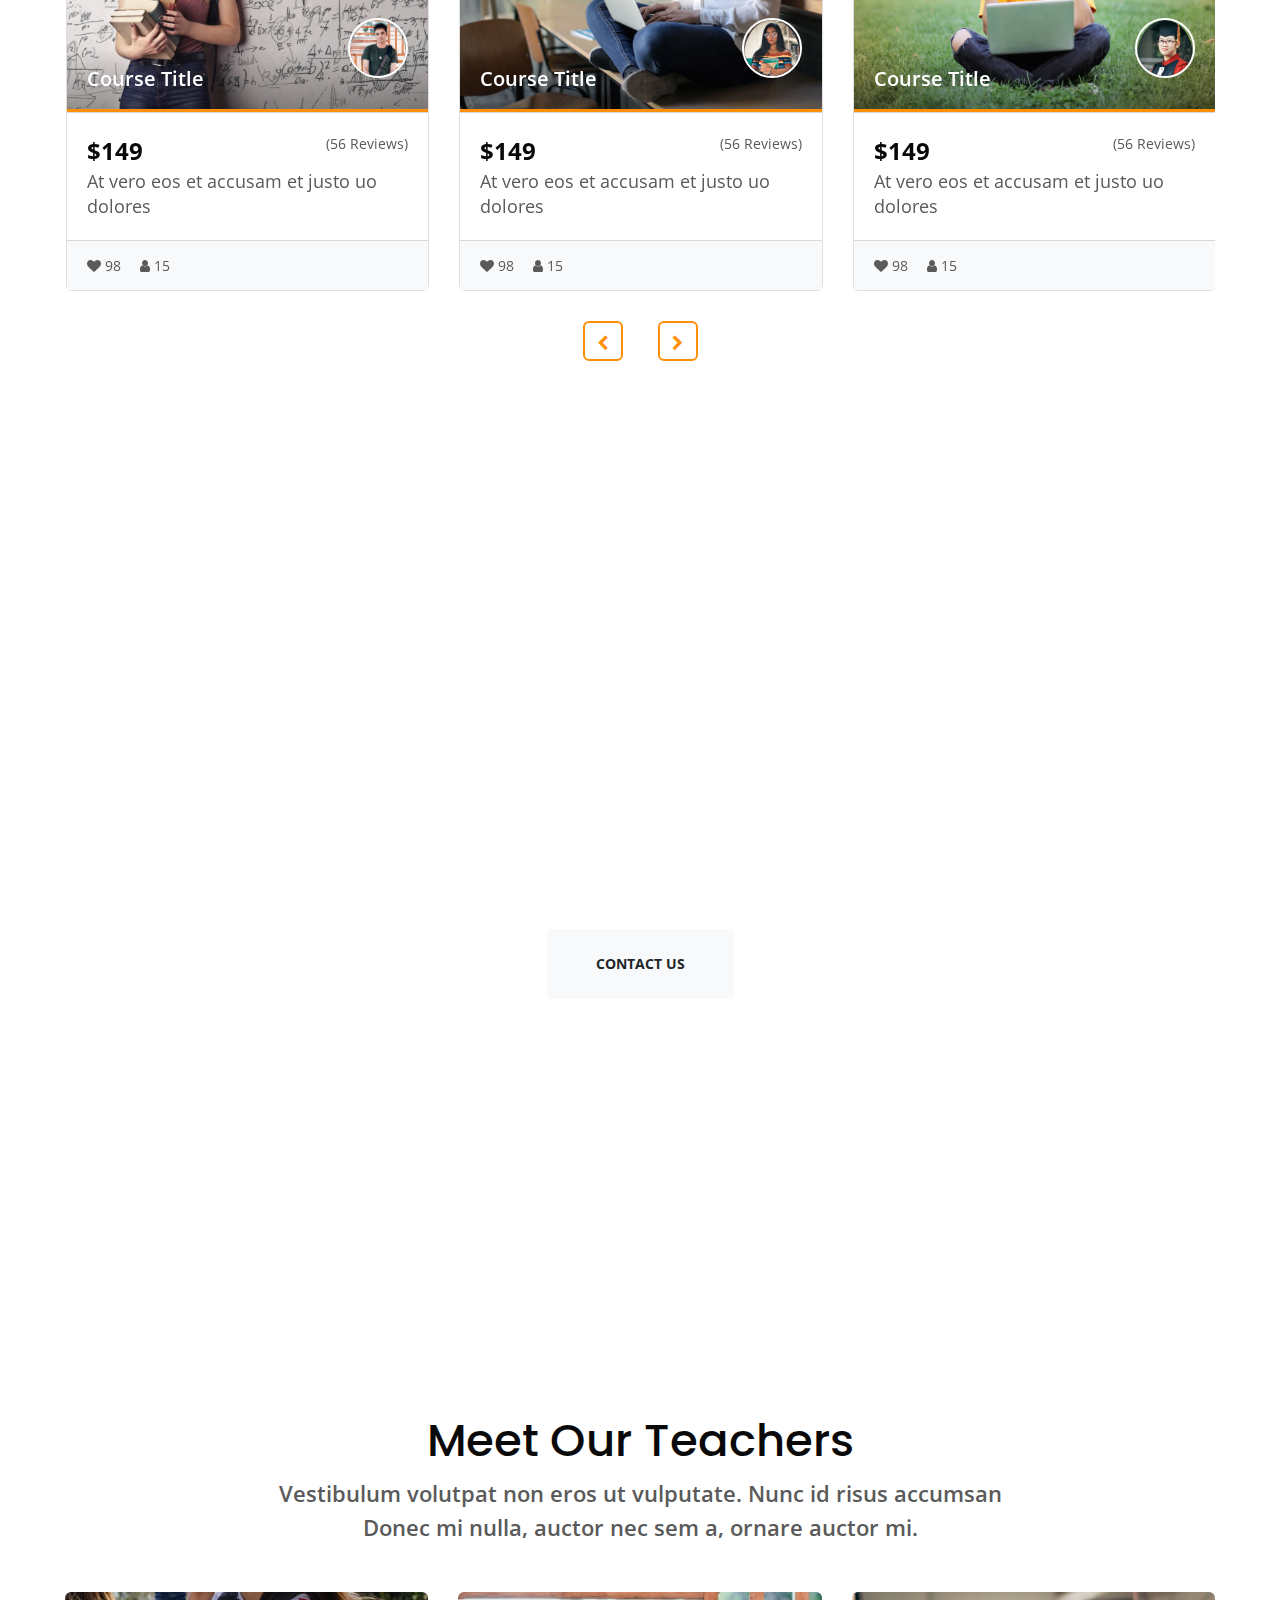
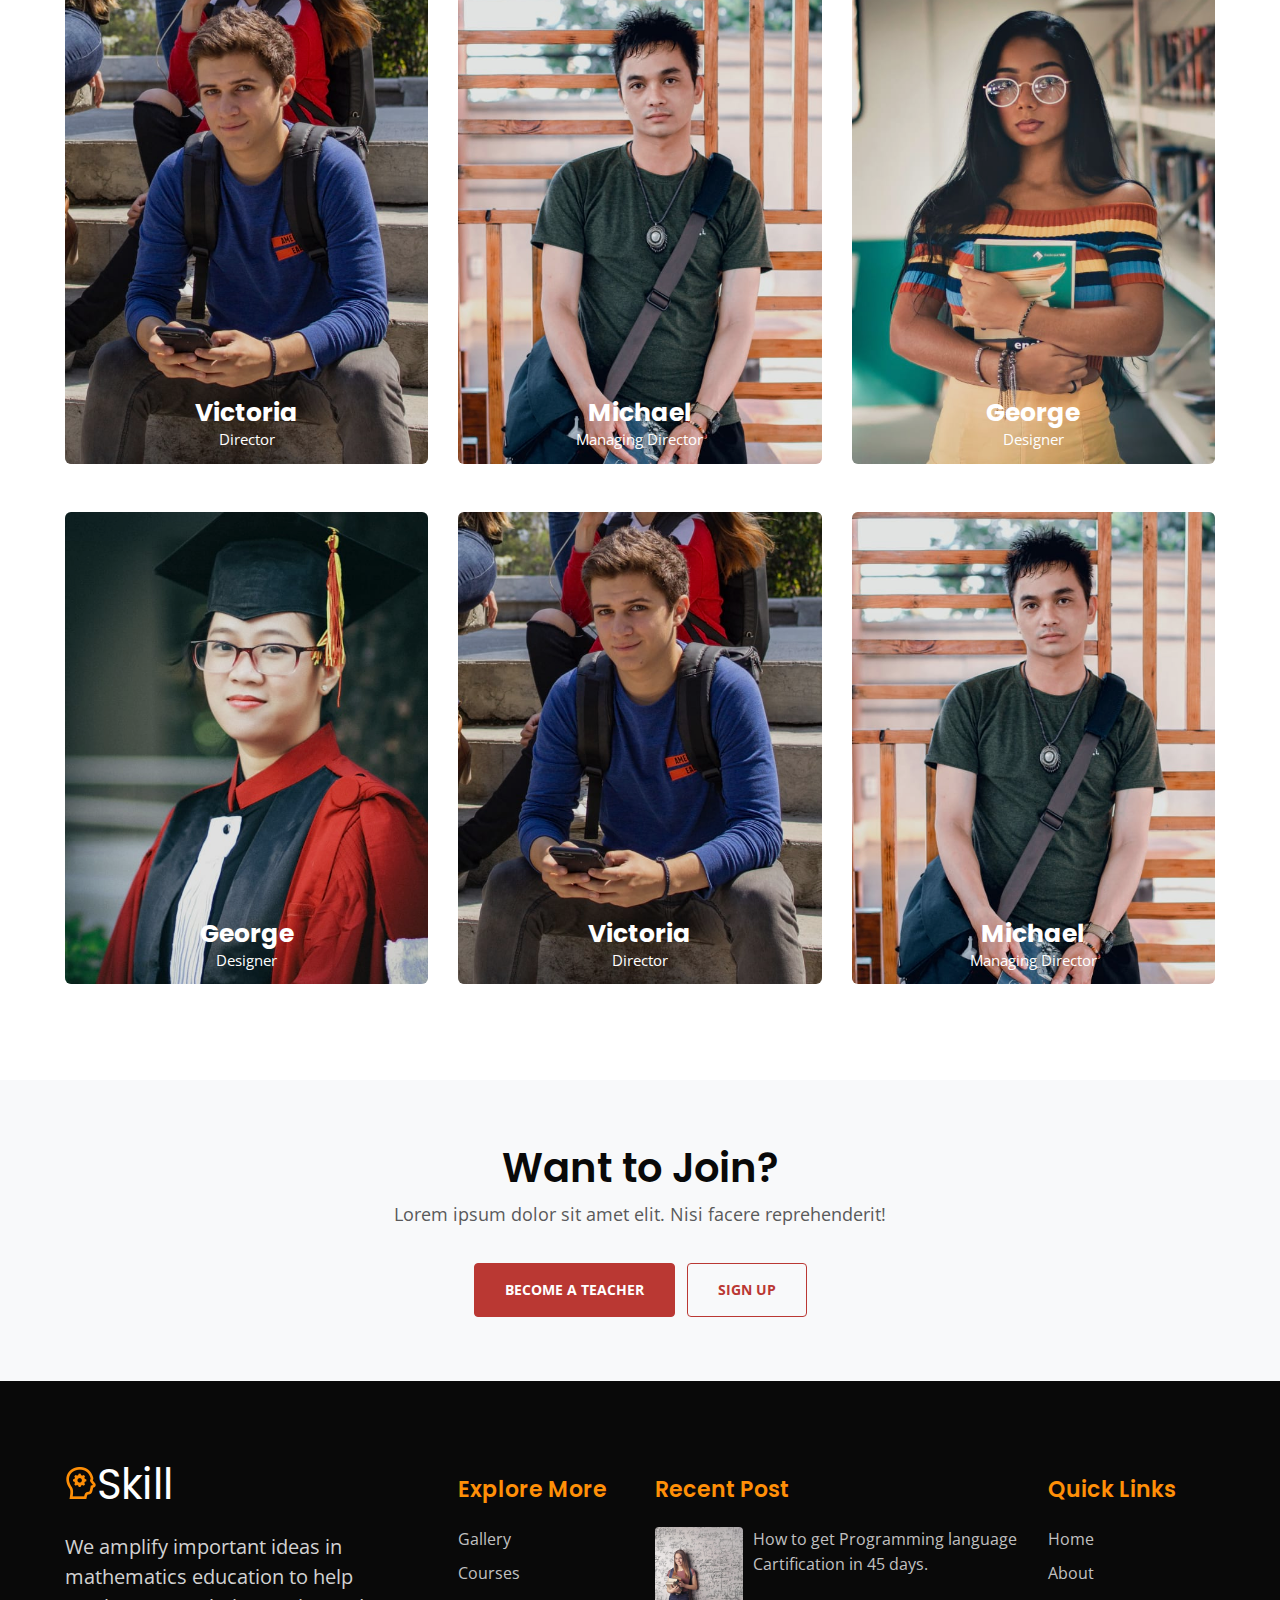
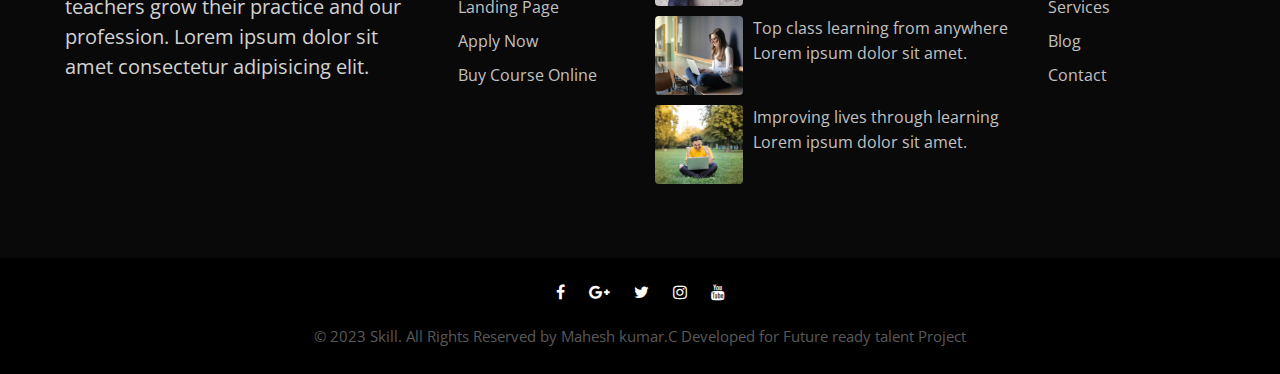
<file: about.html>
<!doctype html>
<html lang="en">
  <head>
    <!-- Required meta tags -->
    <meta charset="utf-8">
    <meta name="viewport" content="width=device-width, initial-scale=1, shrink-to-fit=no">

    <title>Skill an Education Category Bootstrap Responsive Website </title>

    <!-- Google fonts -->
    <link href="//fonts.googleapis.com/css?family=Poppins:100,200,300,400,500,600,700,800,900&display=swap" rel="stylesheet">
    <link href="//fonts.googleapis.com/css?family=Open+Sans:300,400,600,700,800&display=swap" rel="stylesheet">

    <!-- Template CSS -->
    <link rel="stylesheet" href="assets/css/style-starter.css">
  </head>
  <body>
<!-- header -->
<header class="w3l-header">
	<div class="hero-header-11">
		<div class="hero-header-11-content">
			<div class="container">
				<nav class="navbar navbar-expand-lg navbar-light py-md-2 py-0 px-0">
					<a class="navbar-brand" href="index.html"><img src="assets/images/logo-icon.png" alt="" />Skill</a>
					<button class="navbar-toggler collapsed" type="button" data-toggle="collapse" data-target="#navbarSupportedContent"
						aria-controls="navbarSupportedContent" aria-expanded="false" aria-label="Toggle navigation">
						<span class="navbar-toggler-icon fa icon-expand fa-bars"></span>
						<span class="navbar-toggler-icon fa icon-close fa-times"></span>
					</button>

					<div class="collapse navbar-collapse" id="navbarSupportedContent">
						<ul class="navbar-nav ml-auto">
							<li class="nav-item @@home-active">
								<a class="nav-link" href="index.html">Home <span class="sr-only">(current)</span></a>
							</li>
							<li class="nav-item active">
								<a class="nav-link" href="about.html">About</a>
							</li>
							<li class="nav-item @@services-active">
								<a class="nav-link" href="services.html">Services</a>
							</li>
							<li class="nav-item @@contact-active">
								<a class="nav-link" href="contact.html">Contact</a>
							</li>
						</ul>
					</div>
				</nav>
			</div>
		</div>
	</div>
</header>
<!-- //header -->
<!-- breadcrum -->
<section class="w3l-skill-breadcrum">
  <div class="breadcrum">
    <div class="container">
      <p><a href="index.html">Home</a> &nbsp; / &nbsp; About</p>
    </div>
  </div>
</section>
<!-- //breadcrum -->
<section class="w3l-about1" id="about">
  <div id="cwp23-block" class="py-5">
    <div class="container py-lg-5">
      <div class="row cwp23-content align-items-center">
        <div class="col-lg-6 cwp23-text">
          <div class="cwp23-title">
            <h3>Welcome to the
              Professional Education Theme! </h3>
          </div>
          <div class="cwp23-text-cols">
            <div class="column">
              <span class="fa fa-smile-o" aria-hidden="true"></span>
              <a href="services.html">Group Seminars</a>
              <p>consectetur adipisicing elit, sed do eiusmod tempor </p>
            </div>
            <div class="column">
              <span class="fa fa-graduation-cap" aria-hidden="true"></span>
              <a href="services.html">Trending Courses</a>
              <p>consectetur adipisicing elit, sed do eiusmod tempor </p>
            </div>
            <div class="column">
              <span class="fa fa-history" aria-hidden="true"></span>
              <a href="services.html">Large Library</a>
              <p>consectetur adipisicing elit, sed do eiusmod tempor </p>
            </div>
            <div class="column">
              <span class="fa fa-users" aria-hidden="true"></span>
              <a href="services.html">Expert Teachers</a>
              <p>consectetur adipisicing elit, sed do eiusmod tempor </p>
            </div>
          </div>
        </div>
        <div class="col-lg-6 mt-lg-0 mt-5 cwp23-img">
          <img src="assets/images/g6.jpg" class="img-fluid" alt="" />
        </div>
      </div>
    </div>
  </div>
</section>
<!-- stats -->
<section class="w3l-stats py-lg-5 py-4" id="stats">
  <div class="gallery-inner container py-md-5 py-4">
    <div class="row stats-con text-white">
      <div class="col-md-3 col-6 stats_info counter_grid">
        <span class="fa fa-smile-o"></span>
        <p class="counter">196</p>
        <h4>Complete Courses</h4>
      </div>
      <div class="col-md-3 col-6 stats_info counter_grid1">
        <span class="fa fa-graduation-cap"></span>
        <p class="counter">96</p>
        <h4>Certified Teachers</h4>
      </div>
      <div class="col-md-3 col-6 stats_info counter_grid mt-md-0 mt-5">
        <span class="fa fa-history"></span>
        <p class="counter">25</p>
        <h4>Years of Experience</h4>
      </div>
      <div class="col-md-3 col-6 stats_info counter_grid2 mt-md-0 mt-5">
        <span class="fa fa-users"></span>
        <p class="counter">890</p>
        <h4>Students Enrolled</h4>
      </div>
    </div>
  </div>
</section>
<!-- //stats -->
<section class="w3l-courses">
  <div class="blog py-5" id="courses">
    <div class="container py-lg-5">
      <div class="header-section text-center">
        <h3 class="mb-2">Various courses to choose from</h3>
      </div>
      
      <div class="row mt-md-5 mt-4">
        <div class="col-md-12 mx-auto">
          <div class="owl-two owl-carousel owl-theme">
            <div class="item">
              <div class="card">
                <div class="card-header p-0 position-relative">
                  <a href="#url" class="zoom d-block">
                    <img class="card-img-bottom d-block" src="assets/images/g1.jpg" alt="Card image cap">
                  </a>
                  <div class="author">
                    <div class="author-image">
                      <img src="assets/images/student2.jpg" class="img-fluid rounded-circle" title="Adam Ster" alt="author image">
                    </div>
                    <div class="course-title">
                      <a href="#url">Course Title</a>
                    </div>
                  </div>
                </div>
                <div class="card-body course-details">
                  <div class="price-review d-flex justify-content-between mb-1align-items-center">
                    <p>$149</p>
                    <a href="#url" class="reviews d-inline-block">(56 Reviews)</a>
                  </div>
                  <a href="#url" class="course-desc">At vero eos et accusam et
                    justo uo dolores</a>
                </div>
                <div class="card-footer course-price-view">
                  <ul class="blog-list">
                    <li>
                        <a href="#url"><span class="fa fa-heart"></span> 98</a>
                    </li>
                    <li>
                      <a href="#url"><span class="fa fa-user"></span> 15</a>
                    </li>
                </ul>
                </div>
              </div>              
            </div>

            <div class="item">
              <div class="card">
                <div class="card-header p-0 position-relative">
                  <a href="#url" class="zoom d-block">
                    <img class="card-img-bottom d-block" src="assets/images/g2.jpg" alt="Card image cap">
                  </a>
                  <div class="author">
                    <div class="author-image">
                      <img src="assets/images/student3.jpg" class="img-fluid rounded-circle" title="Adam Ster" alt="author image">
                    </div>
                    <div class="course-title">
                      <a href="#url">Course Title</a>
                    </div>
                  </div>
                </div>
                <div class="card-body course-details">
                  <div class="price-review d-flex justify-content-between mb-1align-items-center">
                    <p>$149</p>
                    <a href="#url" class="reviews d-inline-block">(56 Reviews)</a>
                  </div>
                  <a href="#url" class="course-desc">At vero eos et accusam et
                    justo uo dolores</a>
                </div>
                <div class="card-footer course-price-view">
                  <ul class="blog-list">
                    <li>
                        <a href="#url"><span class="fa fa-heart"></span> 98</a>
                    </li>
                    <li>
                      <a href="#url"><span class="fa fa-user"></span> 15</a>
                    </li>
                </ul>
                </div>
              </div>              
            </div>
            
            <div class="item">
              <div class="card">
                <div class="card-header p-0 position-relative">
                  <a href="#url" class="zoom d-block">
                    <img class="card-img-bottom d-block" src="assets/images/g3.jpg" alt="Card image cap">
                  </a>
                  <div class="author">
                    <div class="author-image">
                      <img src="assets/images/student4.jpg" class="img-fluid rounded-circle" title="Adam Ster" alt="author image">
                    </div>
                    <div class="course-title">
                      <a href="#url">Course Title</a>
                    </div>
                  </div>
                </div>
                <div class="card-body course-details">
                  <div class="price-review d-flex justify-content-between mb-1align-items-center">
                    <p>$149</p>
                    <a href="#url" class="reviews d-inline-block">(56 Reviews)</a>
                  </div>
                  <a href="#url" class="course-desc">At vero eos et accusam et
                    justo uo dolores</a>
                </div>
                <div class="card-footer course-price-view">
                  <ul class="blog-list">
                    <li>
                        <a href="#url"><span class="fa fa-heart"></span> 98</a>
                    </li>
                    <li>
                      <a href="#url"><span class="fa fa-user"></span> 15</a>
                    </li>
                </ul>
                </div>
              </div>              
            </div>

            <div class="item">
              <div class="card">
                <div class="card-header p-0 position-relative">
                  <a href="#url" class="zoom d-block">
                    <img class="card-img-bottom d-block" src="assets/images/g5.jpg" alt="Card image cap">
                  </a>
                  <div class="author">
                    <div class="author-image">
                      <img src="assets/images/student1.jpg" class="img-fluid rounded-circle" title="Adam Ster" alt="author image">
                    </div>
                    <div class="course-title">
                      <a href="#url">Course Title</a>
                    </div>
                  </div>
                </div>
                <div class="card-body course-details">
                  <div class="price-review d-flex justify-content-between mb-1align-items-center">
                    <p>$149</p>
                    <a href="#url" class="reviews d-inline-block">(56 Reviews)</a>
                  </div>
                  <a href="#url" class="course-desc">At vero eos et accusam et
                    justo uo dolores</a>
                </div>
                <div class="card-footer course-price-view">
                  <ul class="blog-list">
                    <li>
                        <a href="#url"><span class="fa fa-heart"></span> 98</a>
                    </li>
                    <li>
                      <a href="#url"><span class="fa fa-user"></span> 15</a>
                    </li>
                </ul>
                </div>
              </div>              
            </div>
               
          </div>
        </div>
      </div>

    </div>
  </div>
</section>
 <!--  Intro section -->
  <section class="w3l-intro" id="intro">
    <div class="new-block top-bottom">
      <div class="container">
        <div class="middle-section text-center">
          <div class="section-width mb-5">
            <h2 class="mb-5">We are true to ourselves, and commit to always perform at our best.</h2>
            <a href="contact.html" class="btn btn-light theme-button py-2 px-5">Contact Us</a>
          </div>
        </div>
      </div>
    </div>
  </section>
  <!--  //Intro section -->
<!-- team -->
<section class="w3l-team" id="team">
  <div class="team-block py-5">
    <div class="container py-lg-5">
      <div class="wthree-title">
        <div class="header-section text-center">
          <h3 class="mb-2">Meet Our Teachers</h3>
          <p>Vestibulum volutpat non eros ut vulputate. Nunc id risus accumsan Donec
            mi nulla, auctor nec sem a, ornare auctor mi.</p>
        </div>
      </div>
      <div class="row">
        <div class="col-lg-4 col-sm-6 mt-5">
          <div class="box16">
            <a href="#url"><img src="assets/images/student1.jpg" alt="" class="img-fluid" /></a>
            <div class="box-content">
              <h3 class="title"><a href="#url">Victoria</a></h3>
              <span class="post">Director</span>
              <ul class="social">
                <li>
                  <a href="#" class="facebook">
                    <span class="fa fa-facebook-f"></span>
                  </a>
                </li>
                <li>
                  <a href="#" class="twitter">
                    <span class="fa fa-twitter"></span>
                  </a>
                </li>
              </ul>
            </div>
          </div>
        </div>
        <div class="col-lg-4 col-sm-6 mt-5">
          <div class="box16">
            <a href="#url"><img src="assets/images/student2.jpg" alt="" class="img-fluid" /></a>
            <div class="box-content">
              <h3 class="title"><a href="#url">Michael</a></h3>
              <span class="post">Managing Director</span>
              <ul class="social">
                <li>
                  <a href="#" class="facebook">
                    <span class="fa fa-facebook-f"></span>
                  </a>
                </li>
                <li>
                  <a href="#" class="twitter">
                    <span class="fa fa-twitter"></span>
                  </a>
                </li>
              </ul>
            </div>
          </div>
        </div>
        <div class="col-lg-4 col-sm-6 mt-5">
          <div class="box16">
            <a href="#url"><img src="assets/images/student3.jpg" alt="" class="img-fluid" /></a>
            <div class="box-content">
              <h3 class="title"><a href="#url">George</a></h3>
              <span class="post">Designer</a></span>
              <ul class="social">
                <li>
                  <a href="#" class="facebook">
                    <span class="fa fa-facebook-f"></span>
                  </a>
                </li>
                <li>
                  <a href="#" class="twitter">
                    <span class="fa fa-twitter"></span>
                  </a>
                </li>
              </ul>
            </div>
          </div>
        </div>
        <div class="col-lg-4 col-sm-6 mt-5">
          <div class="box16">
            <a href="#url"><img src="assets/images/student4.jpg" alt="" class="img-fluid" /></a>
            <div class="box-content">
              <h3 class="title"><a href="#url">George</a></h3>
              <span class="post">Designer</a></span>
              <ul class="social">
                <li>
                  <a href="#" class="facebook">
                    <span class="fa fa-facebook-f"></span>
                  </a>
                </li>
                <li>
                  <a href="#" class="twitter">
                    <span class="fa fa-twitter"></span>
                  </a>
                </li>
              </ul>
            </div>
          </div>
        </div>
        <div class="col-lg-4 col-sm-6 mt-5">
          <div class="box16">
            <a href="#url"><img src="assets/images/student1.jpg" alt="" class="img-fluid" /></a>
            <div class="box-content">
              <h3 class="title"><a href="#url">Victoria</a></h3>
              <span class="post">Director</span>
              <ul class="social">
                <li>
                  <a href="#" class="facebook">
                    <span class="fa fa-facebook-f"></span>
                  </a>
                </li>
                <li>
                  <a href="#" class="twitter">
                    <span class="fa fa-twitter"></span>
                  </a>
                </li>
              </ul>
            </div>
          </div>
        </div>
        <div class="col-lg-4 col-sm-6 mt-5">
          <div class="box16">
            <a href="#url"><img src="assets/images/student2.jpg" alt="" class="img-fluid" /></a>
            <div class="box-content">
              <h3 class="title"><a href="#url">Michael</a></h3>
              <span class="post">Managing Director</span>
              <ul class="social">
                <li>
                  <a href="#" class="facebook">
                    <span class="fa fa-facebook-f"></span>
                  </a>
                </li>
                <li>
                  <a href="#" class="twitter">
                    <span class="fa fa-twitter"></span>
                  </a>
                </li>
              </ul>
            </div>
          </div>
        </div>
      </div>
    </div>
  </div>
</section>
<!-- //team -->
 <section class="w3l-quote py-5">
    <div class="container py-lg-3">
      <h3>Want to Join?</h3>
      <p>Lorem ipsum dolor sit amet elit. Nisi facere reprehenderit!</p>
      <a href="contact.html" class="btn btn-secondary theme-button">Become a Teacher</a>
      <a href="#signup.html" class="btn btn-outline-secondary theme-button ml-2">Sign Up</a>
    </div>
  </section>
   <!-- footer -->
   <footer class="w3l-footer-29-main" id="footer">
     <div class="footer-29 py-5">
       <div class="container pb-lg-3">
         <div class="row footer-top-29">
           <div class="col-lg-4 col-md-6 footer-list-29 footer-1 mt-md-4">
             <a class="footer-logo mb-md-3 mb-2" href="#url"><img src="assets/images/logo-icon.png" alt="" />Skill</a>
             <p>We amplify important ideas in mathematics education to help teachers grow their practice and our profession. Lorem ipsum dolor sit
               amet consectetur adipisicing elit.</p>
           </div>
           <div class="col-lg-2 col-md-6 footer-list-29 footer-2 mt-5">
            <h6 class="footer-title-29">Explore More</h6>
             <ul>
               <li><a href="#gallery.html">Gallery</a></li>
               <li><a href="#courses.html">Courses</a></li>
               <li><a href="#landing-single.html">Landing Page</a></li>
               <li><a href="#signup.html">Apply Now</a></li>
               <li><a href="contact.html">Buy Course Online</a></li>
             </ul>
           </div>
           <div class="col-lg-4 col-md-6 footer-list-29 footer-3 mt-5">
             <div class="properties">
               <h6 class="footer-title-29">Recent Post</h6>
               <a class="d-grid twitter-feed" href="#blog-single.html">
                 <img src="assets/images/g1.jpg" class="img-fluid rounded" alt="">
                 <p>How to get Programming language Cartification in 45 days.</p>
               </a>
               <a class="d-grid twitter-feed" href="#blog-single.html">
                 <img src="assets/images/g2.jpg" class="img-fluid rounded" alt="">
                 <p>Top class learning from anywhere Lorem ipsum dolor sit amet.</p>
               </a>
               <a class="d-grid twitter-feed" href="#blog-single.html">
                 <img src="assets/images/g3.jpg" class="img-fluid rounded" alt="">
                 <p>Improving lives through learning Lorem ipsum dolor sit amet.</p>
               </a>
             </div>
           </div>
           <div class="col-lg-2 col-md-6 footer-list-29 footer-4 mt-5">
            <h6 class="footer-title-29">Quick Links</h6>
             <ul>
               <li><a href="index.html">Home</a></li>
               <li><a href="about.html">About</a></li>
               <li><a href="services.html">Services</a></li>
               <li><a href="#blog.html"> Blog</a></li>
               <li><a href="contact.html">Contact</a></li>
             </ul>
           </div>
         </div>
       </div>
     </div>
     <div id="footers14-block" class="py-3">
       <div class="container">
         <div class="footers14-bottom text-center">
           <div class="social">
             <a href="#facebook" class="facebook"><span class="fa fa-facebook" aria-hidden="true"></span></a>
             <a href="#google" class="google"><span class="fa fa-google-plus" aria-hidden="true"></span></a>
             <a href="#twitter" class="twitter"><span class="fa fa-twitter" aria-hidden="true"></span></a>
             <a href="#instagram" class="instagram"><span class="fa fa-instagram" aria-hidden="true"></span></a>
             <a href="#youtube" class="youtube"><span class="fa fa-youtube" aria-hidden="true"></span></a>
           </div>
           <div class="copyright mt-1">
             <p>&copy; 2023 Skill. All Rights Reserved by Mahesh kumar.C Developed for Future ready talent Project</a></p>
           </div>
         </div>
       </div>
     </div>

     <!-- move top -->
     <button onclick="topFunction()" id="movetop" title="Go to top">
       <span class="fa fa-angle-up" aria-hidden="true"></span>
     </button>
     <script>
       // When the user scrolls down 20px from the top of the document, show the button
       window.onscroll = function () {
         scrollFunction()
       };

       function scrollFunction() {
         if (document.body.scrollTop > 20 || document.documentElement.scrollTop > 20) {
           document.getElementById("movetop").style.display = "block";
         } else {
           document.getElementById("movetop").style.display = "none";
         }
       }

       // When the user clicks on the button, scroll to the top of the document
       function topFunction() {
         document.body.scrollTop = 0;
         document.documentElement.scrollTop = 0;
       }
     </script>
     <!-- /move top -->

   </footer>
   <!-- Footer -->

   <!-- jQuery and Bootstrap JS -->
   <script src="assets/js/jquery-3.3.1.min.js"></script>
   <script src="assets/js/bootstrap.min.js"></script>

   <!-- Template JavaScript -->

   <!-- stats number counter-->
   <script src="assets/js/jquery.waypoints.min.js"></script>
   <script src="assets/js/jquery.countup.js"></script>
   <script>
     $('.counter').countUp();
   </script>
   <!-- //stats number counter -->


   <!-- testimonials owlcarousel -->
   <script src="assets/js/owl.carousel.js"></script>

   <!-- script for owlcarousel -->
   <script>
     $(document).ready(function () {
       $('.owl-one').owlCarousel({
         loop: true,
         margin: 0,
         nav: false,
         responsiveClass: true,
         autoplay: false,
         autoplayTimeout: 5000,
         autoplaySpeed: 1000,
         autoplayHoverPause: false,
         responsive: {
           0: {
             items: 1,
             nav: false
           },
           480: {
             items: 1,
             nav: false
           },
           667: {
             items: 1,
             nav: false
           },
           1000: {
             items: 1,
             nav: false
           }
         }
       })
     })
   </script>
   <!-- //script for owlcarousel -->
   <script>
     $(document).ready(function () {
       $('.owl-two').owlCarousel({
         loop: true,
         margin: 30,
         nav: false,
         responsiveClass: true,
         autoplay: false,
         autoplayTimeout: 5000,
         autoplaySpeed: 1000,
         autoplayHoverPause: false,
         responsive: {
           0: {
             items: 1,
             nav: false
           },
           480: {
             items: 1,
             nav: false
           },
           667: {
             items: 2,
             nav: false
           },
           1000: {
             items: 3,
             nav: false
           }
         }
       })
     })
   </script>
   <!-- //script for courses -->

   <!-- disable body scroll which navbar is in active -->
   <script>
     $(function () {
       $('.navbar-toggler').click(function () {
         $('body').toggleClass('noscroll');
       })
     });
   </script>
   <!-- disable body scroll which navbar is in active -->

   </body>

   </html>
</file>
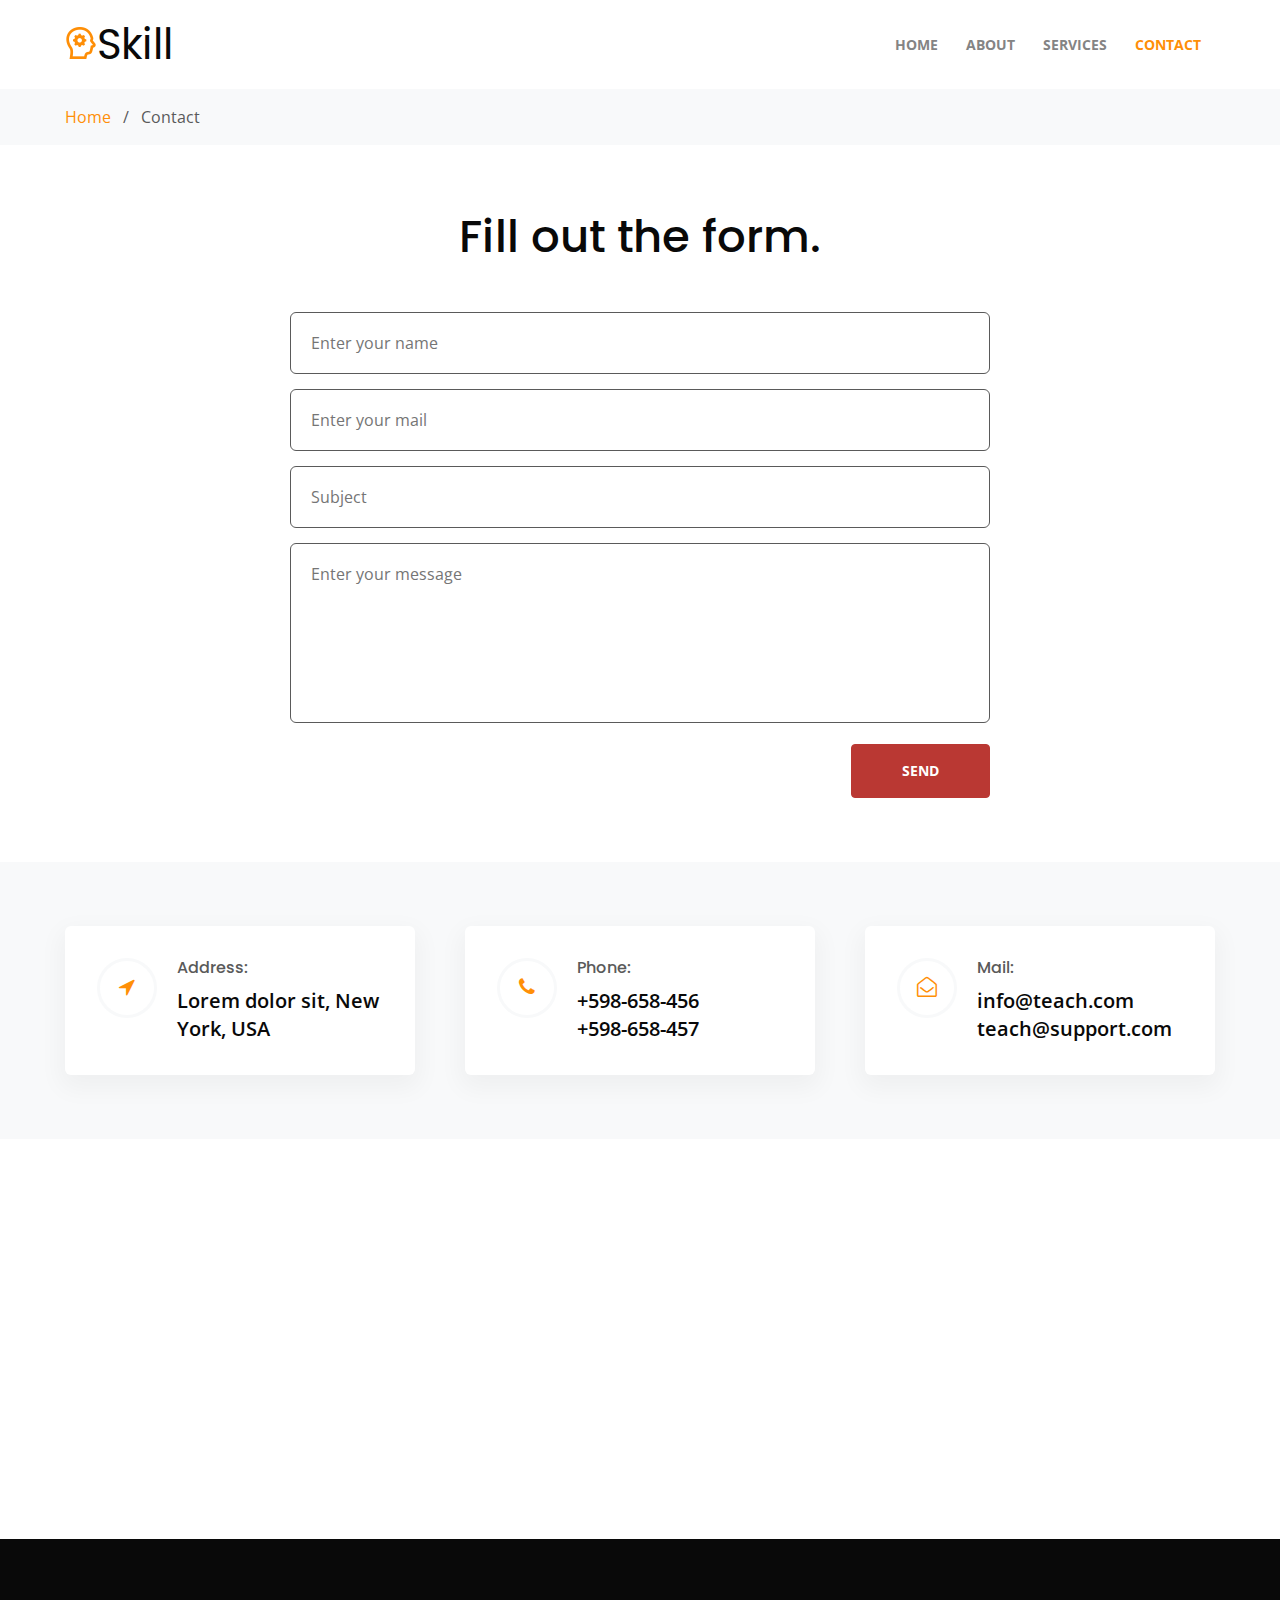
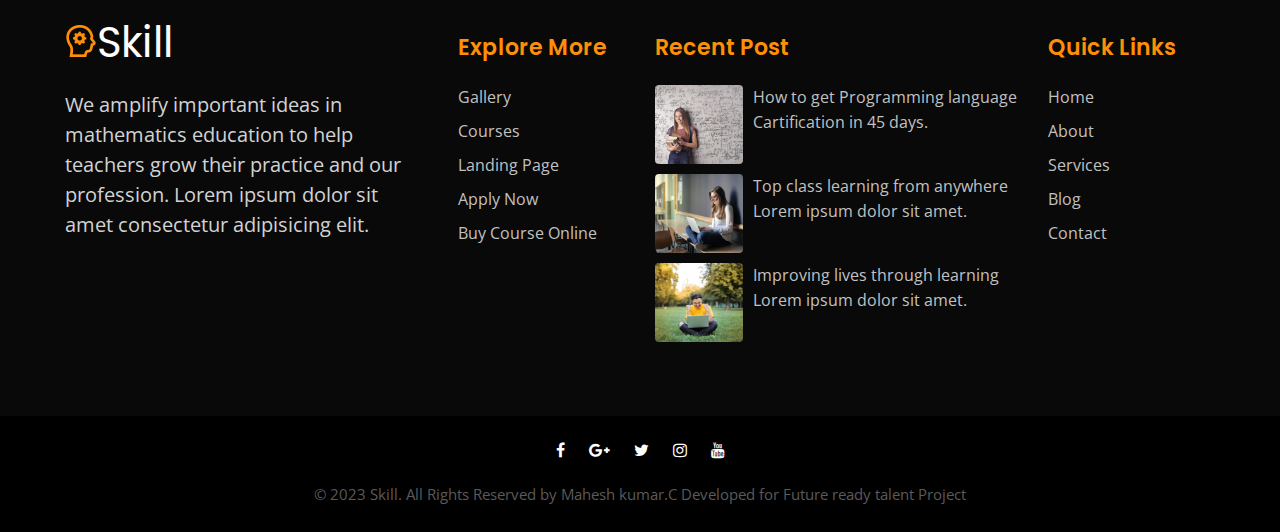
<file: contact.html>
<!doctype html>
<html lang="en">
  <head>
    <!-- Required meta tags -->
    <meta charset="utf-8">
    <meta name="viewport" content="width=device-width, initial-scale=1, shrink-to-fit=no">

    <title>Skill an Education Category Bootstrap Responsive Website</title>

    <!-- Google fonts -->
    <link href="//fonts.googleapis.com/css?family=Poppins:100,200,300,400,500,600,700,800,900&display=swap" rel="stylesheet">
    <link href="//fonts.googleapis.com/css?family=Open+Sans:300,400,600,700,800&display=swap" rel="stylesheet">

    <!-- Template CSS -->
    <link rel="stylesheet" href="assets/css/style-starter.css">
  </head>
  <body>
<!-- header -->
<header class="w3l-header">
	<div class="hero-header-11">
		<div class="hero-header-11-content">
			<div class="container">
				<nav class="navbar navbar-expand-lg navbar-light py-md-2 py-0 px-0">
					<a class="navbar-brand" href="index.html"><img src="assets/images/logo-icon.png" alt="" />Skill</a>
					
					<button class="navbar-toggler collapsed" type="button" data-toggle="collapse" data-target="#navbarSupportedContent"
						aria-controls="navbarSupportedContent" aria-expanded="false" aria-label="Toggle navigation">
						<span class="navbar-toggler-icon fa icon-expand fa-bars"></span>
						<span class="navbar-toggler-icon fa icon-close fa-times"></span>
					</button>

					<div class="collapse navbar-collapse" id="navbarSupportedContent">
						<ul class="navbar-nav ml-auto">
							<li class="nav-item @@home-active">
								<a class="nav-link" href="index.html">Home <span class="sr-only">(current)</span></a>
							</li>
							<li class="nav-item @@about-active">
								<a class="nav-link" href="about.html">About</a>
							</li>
							<li class="nav-item @@services-active">
								<a class="nav-link" href="services.html">Services</a>
							</li>
							<li class="nav-item active">
								<a class="nav-link" href="contact.html">Contact</a>
							</li>
						</ul>
					</div>
				</nav>
			</div>
		</div>
	</div>
</header>
<!-- //header -->
<!-- breadcrum -->
<section class="w3l-skill-breadcrum">
  <div class="breadcrum">
    <div class="container">
      <p><a href="index.html">Home</a> &nbsp; / &nbsp; Contact</p>
    </div>
  </div>
</section>
<!-- //breadcrum -->
<!-- contact form -->
<section class="w3l-contacts-12" id="contact">
	<div class="container py-5">
		<div class="contacts12-main py-md-3">
			<div class="header-section text-center">
				<h3 class="mb-md-5 mb-4">Fill out the form.
			</div>
			<form action="https://sendmail.w3layouts.com/submitForm" method="post" class="">
				<div class="main-input">
					<input type="text" name="w3lName" placeholder="Enter your name" class="contact-input" required="" />
					<input type="email" name="w3lSender" placeholder="Enter your mail" class="contact-input" required="" />
					<input type="email" name="w3lSubject" placeholder="Subject" class="contact-input" />
					<textarea class="contact-textarea contact-input" name="w3lMessage" placeholder="Enter your message" required=""></textarea>
				</div>
				<div class="text-right">
					<button class="btn-secondary btn theme-button">Send</button>
				</div>
			</form>
		</div>
	</div>
	<div class="contant11-top-bg py-5">
		<div class="container py-lg-3">
			<div class="d-grid contact section-gap">
				<div class="contact-info-left d-grid">
					<div class="contact-info">
						<div class="icon">
							<span class="fa fa-location-arrow" aria-hidden="true"></span>
						</div>
						<div class="contact-details">
							<h4>Address:</h4>
							<p>Lorem dolor sit, New York, USA</p>
						</div>
					</div>
					<div class="contact-info">
						<div class="icon">
							<span class="fa fa-phone" aria-hidden="true"></span>
						</div>
						<div class="contact-details">
							<h4>Phone:</h4>
							<p><a href="tel:+598-658-456">+598-658-456</a></p>
							<p><a href="tel:+598-658-457">+598-658-457</a></p>
						</div>
					</div>
					<div class="contact-info">
						<div class="icon">
							<span class="fa fa-envelope-open-o" aria-hidden="true"></span>
						</div>
						<div class="contact-details">
							<h4>Mail:</h4>
							<p><a href="mailto:mail@example.com" class="email">info@teach.com</a></p>
							<p><a href="mailto:mail@example.com" class="email">teach@support.com</a></p>
						</div>
					</div>
				</div>
			</div>
		</div>
	</div>
	<div class="map">
		<iframe
			src="https://www.google.com/maps/embed?pb=!1m18!1m12!1m3!1d3001161.424489281!2d-78.01909140705047!3d42.72866436845163!2m3!1f0!2f0!3f0!3m2!1i1024!2i768!4f13.1!3m3!1m2!1s0x4ccc4bf0f123a5a9%3A0xddcfc6c1de189567!2sNew%20York%2C%20USA!5e0!3m2!1sen!2sin!4v1570786994395!5m2!1sen!2sin"
			frameborder="0" allowfullscreen=""></iframe>
	</div>
</section>
<!-- //contact form -->
   <!-- footer -->
   <footer class="w3l-footer-29-main" id="footer">
     <div class="footer-29 py-5">
       <div class="container pb-lg-3">
         <div class="row footer-top-29">
           <div class="col-lg-4 col-md-6 footer-list-29 footer-1 mt-md-4">
             <a class="footer-logo mb-md-3 mb-2" href="#url"><img src="assets/images/logo-icon.png" alt="" />Skill</a>
             <p>We amplify important ideas in mathematics education to help teachers grow their practice and our profession. Lorem ipsum dolor sit
               amet consectetur adipisicing elit.</p>
           </div>
           <div class="col-lg-2 col-md-6 footer-list-29 footer-2 mt-5">
            <h6 class="footer-title-29">Explore More</h6>
             <ul>
               <li><a href="#gallery.html">Gallery</a></li>
               <li><a href="#courses.html">Courses</a></li>
               <li><a href="#landing-single.html">Landing Page</a></li>
               <li><a href="#signup.html">Apply Now</a></li>
               <li><a href="contact.html">Buy Course Online</a></li>
             </ul>
           </div>
           <div class="col-lg-4 col-md-6 footer-list-29 footer-3 mt-5">
             <div class="properties">
               <h6 class="footer-title-29">Recent Post</h6>
               <a class="d-grid twitter-feed" href="#blog-single.html">
                 <img src="assets/images/g1.jpg" class="img-fluid rounded" alt="">
                 <p>How to get Programming language Cartification in 45 days.</p>
               </a>
               <a class="d-grid twitter-feed" href="#blog-single.html">
                 <img src="assets/images/g2.jpg" class="img-fluid rounded" alt="">
                 <p>Top class learning from anywhere Lorem ipsum dolor sit amet.</p>
               </a>
               <a class="d-grid twitter-feed" href="#blog-single.html">
                 <img src="assets/images/g3.jpg" class="img-fluid rounded" alt="">
                 <p>Improving lives through learning Lorem ipsum dolor sit amet.</p>
               </a>
             </div>
           </div>
           <div class="col-lg-2 col-md-6 footer-list-29 footer-4 mt-5">
            <h6 class="footer-title-29">Quick Links</h6>
             <ul>
               <li><a href="index.html">Home</a></li>
               <li><a href="about.html">About</a></li>
               <li><a href="services.html">Services</a></li>
               <li><a href="#blog.html"> Blog</a></li>
               <li><a href="contact.html">Contact</a></li>
             </ul>
           </div>
         </div>
       </div>
     </div>
     <div id="footers14-block" class="py-3">
       <div class="container">
         <div class="footers14-bottom text-center">
           <div class="social">
             <a href="#facebook" class="facebook"><span class="fa fa-facebook" aria-hidden="true"></span></a>
             <a href="#google" class="google"><span class="fa fa-google-plus" aria-hidden="true"></span></a>
             <a href="#twitter" class="twitter"><span class="fa fa-twitter" aria-hidden="true"></span></a>
             <a href="#instagram" class="instagram"><span class="fa fa-instagram" aria-hidden="true"></span></a>
             <a href="#youtube" class="youtube"><span class="fa fa-youtube" aria-hidden="true"></span></a>
           </div>
           <div class="copyright mt-1">
            <p>&copy; 2023 Skill. All Rights Reserved by Mahesh kumar.C Developed for Future ready talent Project</a></p>
           </div>
         </div>
       </div>
     </div>

     <!-- move top -->
     <button onclick="topFunction()" id="movetop" title="Go to top">
       <span class="fa fa-angle-up" aria-hidden="true"></span>
     </button>
     <script>
       // When the user scrolls down 20px from the top of the document, show the button
       window.onscroll = function () {
         scrollFunction()
       };

       function scrollFunction() {
         if (document.body.scrollTop > 20 || document.documentElement.scrollTop > 20) {
           document.getElementById("movetop").style.display = "block";
         } else {
           document.getElementById("movetop").style.display = "none";
         }
       }

       // When the user clicks on the button, scroll to the top of the document
       function topFunction() {
         document.body.scrollTop = 0;
         document.documentElement.scrollTop = 0;
       }
     </script>
     <!-- /move top -->

   </footer>
   <!-- Footer -->

   <!-- jQuery and Bootstrap JS -->
   <script src="assets/js/jquery-3.3.1.min.js"></script>
   <script src="assets/js/bootstrap.min.js"></script>

   <!-- Template JavaScript -->

   <!-- stats number counter-->
   <script src="assets/js/jquery.waypoints.min.js"></script>
   <script src="assets/js/jquery.countup.js"></script>
   <script>
     $('.counter').countUp();
   </script>
   <!-- //stats number counter -->


   <!-- testimonials owlcarousel -->
   <script src="assets/js/owl.carousel.js"></script>

   <!-- script for owlcarousel -->
   <script>
     $(document).ready(function () {
       $('.owl-one').owlCarousel({
         loop: true,
         margin: 0,
         nav: false,
         responsiveClass: true,
         autoplay: false,
         autoplayTimeout: 5000,
         autoplaySpeed: 1000,
         autoplayHoverPause: false,
         responsive: {
           0: {
             items: 1,
             nav: false
           },
           480: {
             items: 1,
             nav: false
           },
           667: {
             items: 1,
             nav: false
           },
           1000: {
             items: 1,
             nav: false
           }
         }
       })
     })
   </script>
   <!-- //script for owlcarousel -->
   <!-- //testimonials owlcarousel -->

   <!-- script for courses -->
   <script>
     $(document).ready(function () {
       $('.owl-two').owlCarousel({
         loop: true,
         margin: 30,
         nav: false,
         responsiveClass: true,
         autoplay: false,
         autoplayTimeout: 5000,
         autoplaySpeed: 1000,
         autoplayHoverPause: false,
         responsive: {
           0: {
             items: 1,
             nav: false
           },
           480: {
             items: 1,
             nav: false
           },
           667: {
             items: 2,
             nav: false
           },
           1000: {
             items: 3,
             nav: false
           }
         }
       })
     })
   </script>
   <!-- //script for courses -->

   <!-- disable body scroll which navbar is in active -->
   <script>
     $(function () {
       $('.navbar-toggler').click(function () {
         $('body').toggleClass('noscroll');
       })
     });
   </script>
   <!-- disable body scroll which navbar is in active -->

   </body>

   </html>
</file>
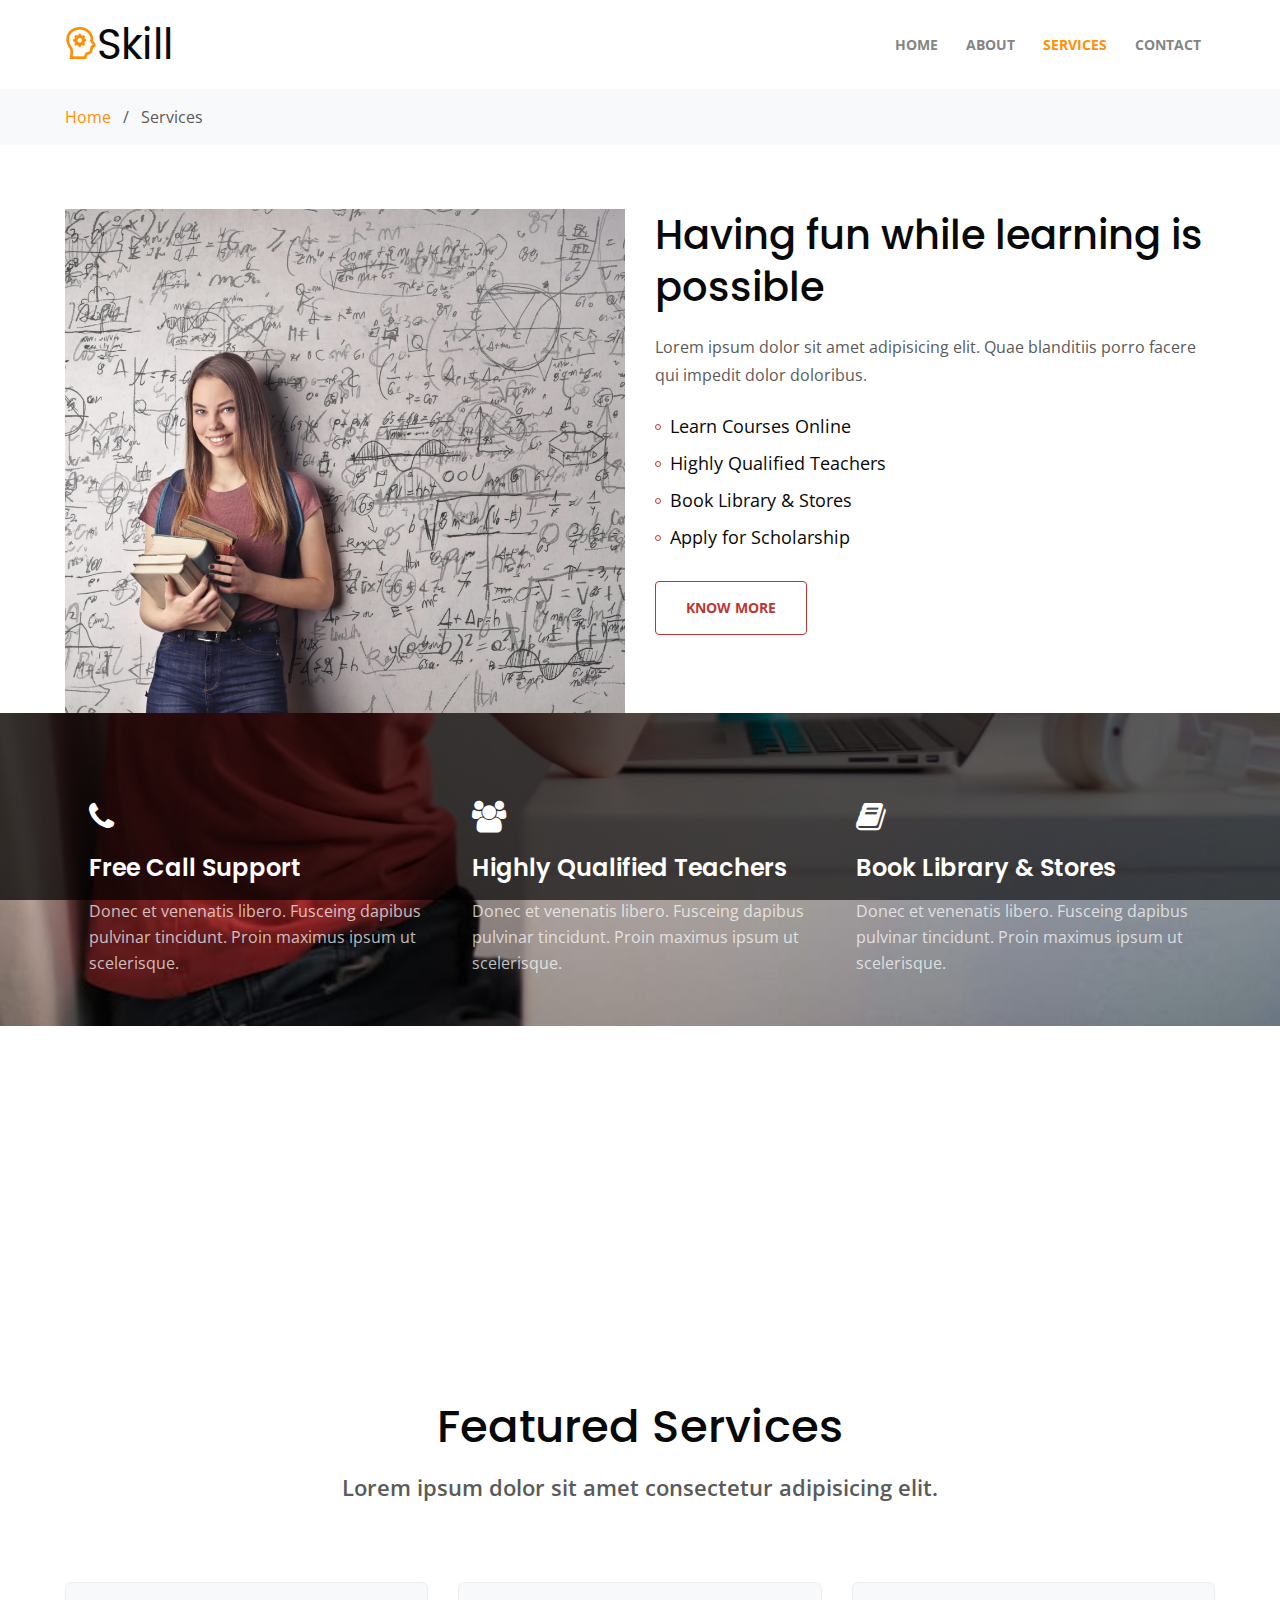
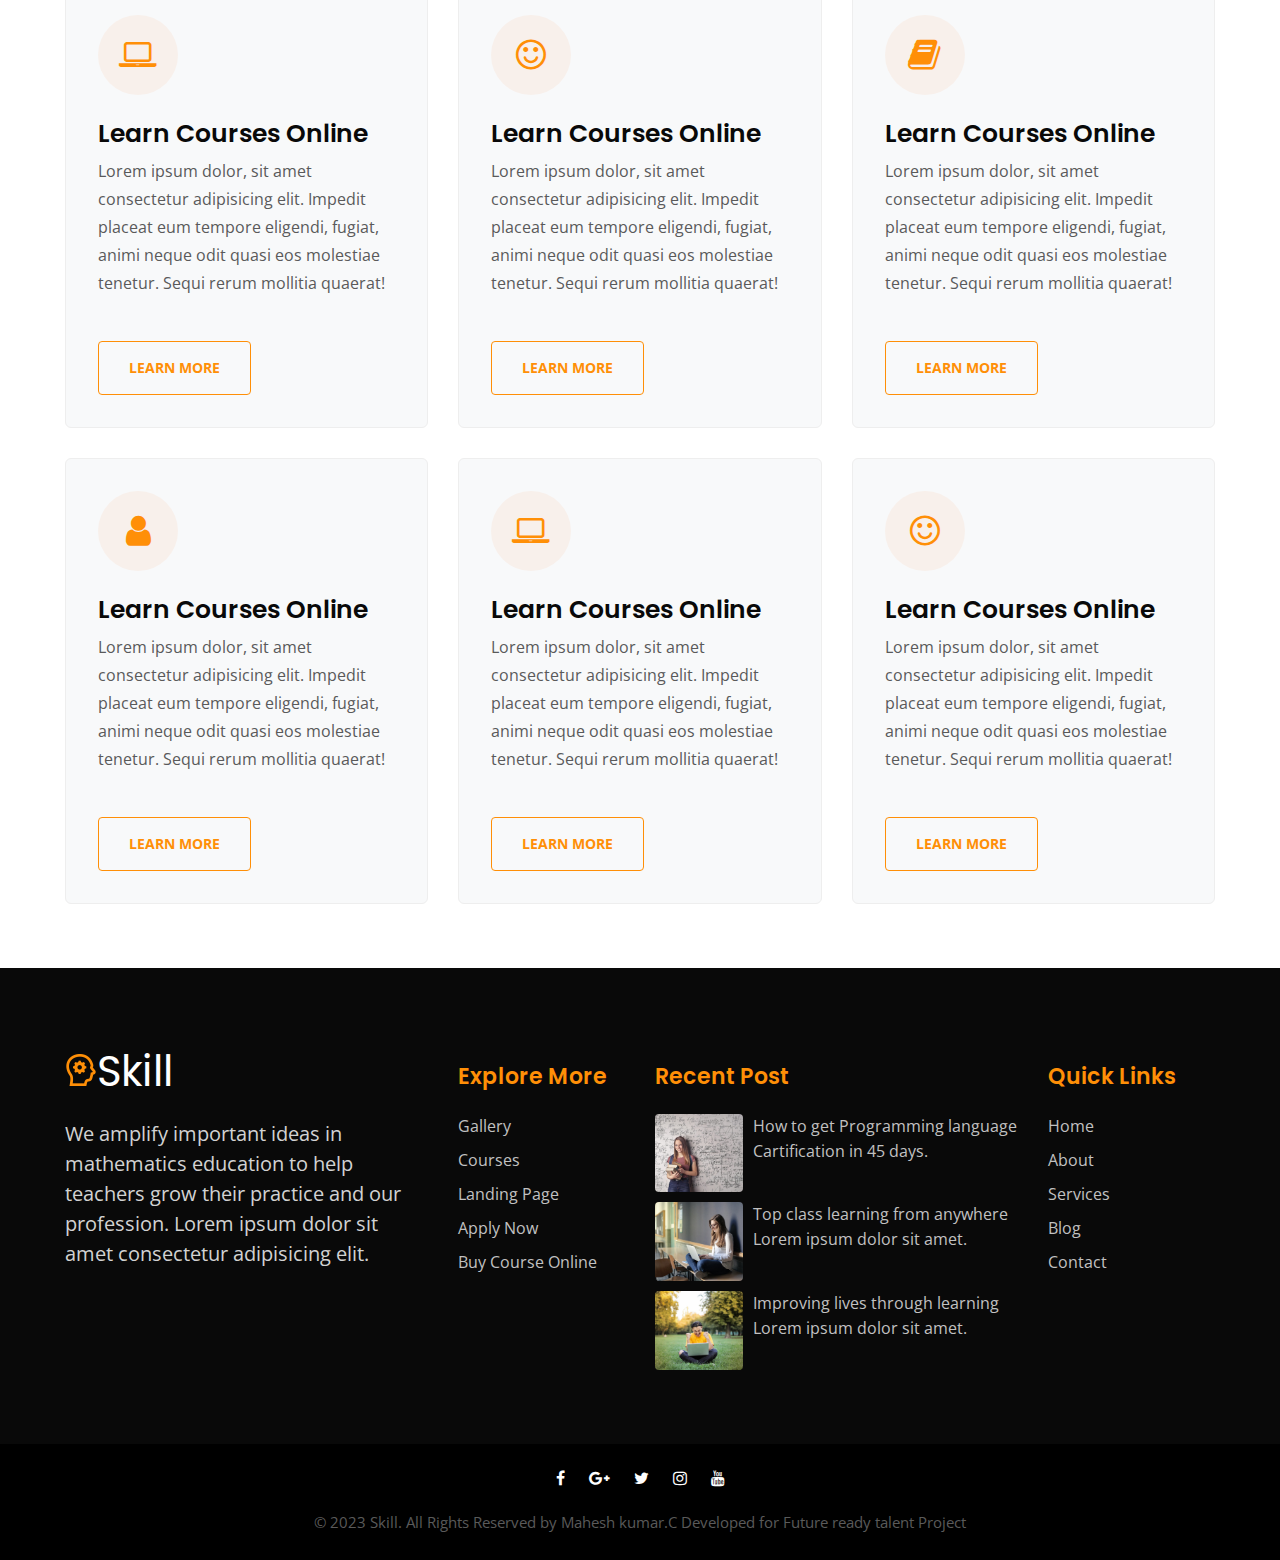
<file: services.html>
<!doctype html>
<html lang="en">
  <head>
    <!-- Required meta tags -->
    <meta charset="utf-8">
    <meta name="viewport" content="width=device-width, initial-scale=1, shrink-to-fit=no">

    <title>Skill an Education Category Bootstrap Responsive Website Template - Services :: W3Layouts</title>

    <!-- Google fonts -->
    <link href="//fonts.googleapis.com/css?family=Poppins:100,200,300,400,500,600,700,800,900&display=swap" rel="stylesheet">
    <link href="//fonts.googleapis.com/css?family=Open+Sans:300,400,600,700,800&display=swap" rel="stylesheet">

    <!-- Template CSS -->
    <link rel="stylesheet" href="assets/css/style-starter.css">
  </head>
  <body>
<!-- header -->
<header class="w3l-header">
	<div class="hero-header-11">
		<div class="hero-header-11-content">
			<div class="container">
				<nav class="navbar navbar-expand-lg navbar-light py-md-2 py-0 px-0">
					<a class="navbar-brand" href="index.html"><img src="assets/images/logo-icon.png" alt="" />Skill</a>
					<button class="navbar-toggler collapsed" type="button" data-toggle="collapse" data-target="#navbarSupportedContent"
						aria-controls="navbarSupportedContent" aria-expanded="false" aria-label="Toggle navigation">
						<span class="navbar-toggler-icon fa icon-expand fa-bars"></span>
						<span class="navbar-toggler-icon fa icon-close fa-times"></span>
					</button>

					<div class="collapse navbar-collapse" id="navbarSupportedContent">
						<ul class="navbar-nav ml-auto">
							<li class="nav-item @@home-active">
								<a class="nav-link" href="index.html">Home <span class="sr-only">(current)</span></a>
							</li>
							<li class="nav-item @@about-active">
								<a class="nav-link" href="about.html">About</a>
							</li>
							<li class="nav-item active">
								<a class="nav-link" href="services.html">Services</a>
							</li>
							<li class="nav-item @@contact-active">
								<a class="nav-link" href="contact.html">Contact</a>
							</li>
						</ul>
					</div>
				</nav>
			</div>
		</div>
	</div>
</header>
<!-- //header -->
<!-- breadcrum -->
<section class="w3l-skill-breadcrum">
  <div class="breadcrum">
    <div class="container">
      <p><a href="index.html">Home</a> &nbsp; / &nbsp; Services</p>
    </div>
  </div>
</section>
<!-- //breadcrum -->
<!--  servcies section -->
  <div class="w3l-services1 pt-5" id="services">
    <div class="container pt-lg-3">
      <div class="aboutgrids row">
        <div class="col-lg-6 aboutgrid2">
          <img src="assets/images/g1.jpg" alt="about image" class="img-fluid" />
        </div>
        <div class="col-lg-6 aboutgrid1 my-lg-0 my-5">
          <h4>Having fun while learning is possible</h4>
          <p>Lorem ipsum dolor sit amet adipisicing elit. Quae blanditiis porro facere qui
            impedit dolor doloribus.</p>
          <ul class="services-list mt-4">
            <li>Learn Courses Online</li>
            <li>Highly Qualified Teachers</li>
            <li>Book Library & Stores</li>
            <li>Apply for Scholarship</li>
          </ul>

          <a href="contact.html" class="btn btn-outline-secondary theme-button">Know More</a>
        </div>
      </div>
    </div>

    <div class="aboutbottom py-5">
      <div class="container py-lg-3">
        <div class="bottomgrids row no-gutters">
          <div class="col-lg-4 col-md-6 bottomgrid1 mt-lg-0 mt-0">
            <span class="fa fa-phone"></span>
            <h4><a class="service-title" href="#url">Free Call Support</a></h4>
            <p class="service-text">Donec et venenatis libero. Fusceing dapibus pulvinar tincidunt. Proin
              maximus ipsum ut scelerisque.</p>
          </div>
          <div class="col-lg-4 col-md-6 bottomgrid1 mt-md-0 mt-5">
            <span class="fa fa-users"></span>
            <h4><a class="service-title" href="#url">Highly Qualified Teachers</a></h4>
            <p class="service-text">Donec et venenatis libero. Fusceing dapibus pulvinar tincidunt. Proin
              maximus ipsum ut scelerisque.</p>
          </div>
          <div class="col-lg-4 col-md-6 bottomgrid1 mt-lg-0 mt-5">
            <span class="fa fa-book"></span>
            <h4><a class="service-title" href="#url">Book Library & Stores</a></h4>
            <p class="service-text">Donec et venenatis libero. Fusceing dapibus pulvinar tincidunt. Proin
              maximus ipsum ut scelerisque.</p>
          </div>
          <div class="col-lg-4 col-md-6 bottomgrid1 mt-5">
            <span class="fa fa-smile-o"></span>
            <h4><a class="service-title" href="#url">The best discount</a></h4>
            <p class="service-text">Donec et venenatis libero. Fusceing dapibus pulvinar tincidunt. Proin
              maximus ipsum ut scelerisque.</p>
          </div>
          <div class="col-lg-4 col-md-6 bottomgrid1 mt-5">
            <span class="fa fa-laptop"></span>
            <h4><a class="service-title" href="#url">Learn Courses Online</a></h4>
            <p class="service-text">Donec et venenatis libero. Fusceing dapibus pulvinar tincidunt. Proin
              maximus ipsum ut scelerisque.</p>
          </div>
          <div class="col-lg-4 col-md-6 bottomgrid1 mt-5">
            <span class="fa fa-phone"></span>
            <h4><a class="service-title" href="#url">Free Call Support</a></h4>
            <p class="service-text">Donec et venenatis libero. Fusceing dapibus pulvinar tincidunt. Proin
              maximus ipsum ut scelerisque.</p>
          </div>
          <div class="clearfix"> </div>
        </div>
      </div>
    </div>
  </div>
  <!--  //servcies section -->
<section class="w3l-services2">
  <div class="feature-16-main py-5">
    <div class="container py-lg-3">
      <div class="header-section text-center">
        <h3>Featured Services</h3>
        <p class="mt-3 mb-5">Lorem ipsum dolor sit amet consectetur adipisicing elit.</p>
      </div>
      <div class="features-grids">
        <div class="row">
          <div class="col-lg-4 col-md-6 featured-service">
            <div class="feature-16-gd">
              <div class="icon">
                <span class="fa fa-laptop" aria-hidden="true"></span>
              </div>
              <div class="feature-16-gd-info">
                <h4 class="mt-4 mb-2"><a href="#url">Learn Courses Online</a></h4>
                <p>Lorem ipsum dolor, sit amet consectetur adipisicing elit. Impedit placeat eum tempore eligendi, fugiat, animi neque odit quasi eos molestiae tenetur. Sequi rerum mollitia quaerat!</p>
                <a href="#url" class="btn btn-outline-primary theme-button mt-4">Learn more</a>
              </div>
            </div>
          </div>
          <div class="col-lg-4 col-md-6 featured-service">
            <div class="feature-16-gd">
              <div class="icon">
                <span class="fa fa-smile-o" aria-hidden="true"></span>
              </div>
              <div class="feature-16-gd-info">
                <h4 class="mt-4 mb-2"><a href="#url">Learn Courses Online</a></h4>
                <p>Lorem ipsum dolor, sit amet consectetur adipisicing elit. Impedit placeat eum tempore eligendi, fugiat, animi neque odit quasi eos molestiae tenetur. Sequi rerum mollitia quaerat!</p>
                <a href="#url" class="btn btn-outline-primary theme-button mt-4">Learn more</a>
              </div>
            </div>
          </div>
          <div class="col-lg-4 col-md-6 featured-service">
            <div class="feature-16-gd">
              <div class="icon">
                <span class="fa fa-book" aria-hidden="true"></span>
              </div>
              <div class="feature-16-gd-info">
                <h4 class="mt-4 mb-2"><a href="#url">Learn Courses Online</a></h4>
                <p>Lorem ipsum dolor, sit amet consectetur adipisicing elit. Impedit placeat eum tempore eligendi, fugiat, animi neque odit quasi eos molestiae tenetur. Sequi rerum mollitia quaerat!</p>
                <a href="#url" class="btn btn-outline-primary theme-button mt-4">Learn more</a>
              </div>
            </div>
          </div>
          <div class="col-lg-4 col-md-6 featured-service">
            <div class="feature-16-gd">
              <div class="icon">
                <span class="fa fa-user" aria-hidden="true"></span>
              </div>
              <div class="feature-16-gd-info">
                <h4 class="mt-4 mb-2"><a href="#url">Learn Courses Online</a></h4>
                <p>Lorem ipsum dolor, sit amet consectetur adipisicing elit. Impedit placeat eum tempore eligendi, fugiat, animi neque odit quasi eos molestiae tenetur. Sequi rerum mollitia quaerat!</p>
                <a href="#url" class="btn btn-outline-primary theme-button mt-4">Learn more</a>
              </div>
            </div>
          </div>
          <div class="col-lg-4 col-md-6 featured-service">
            <div class="feature-16-gd">
              <div class="icon">
                <span class="fa fa-laptop" aria-hidden="true"></span>
              </div>
              <div class="feature-16-gd-info">
                <h4 class="mt-4 mb-2"><a href="#url">Learn Courses Online</a></h4>
                <p>Lorem ipsum dolor, sit amet consectetur adipisicing elit. Impedit placeat eum tempore eligendi, fugiat, animi neque odit quasi eos molestiae tenetur. Sequi rerum mollitia quaerat!</p>
                <a href="#url" class="btn btn-outline-primary theme-button mt-4">Learn more</a>
              </div>
            </div>
          </div>
          <div class="col-lg-4 col-md-6 featured-service">
            <div class="feature-16-gd">
              <div class="icon">
                <span class="fa fa-smile-o" aria-hidden="true"></span>
              </div>
              <div class="feature-16-gd-info">
                <h4 class="mt-4 mb-2"><a href="#url">Learn Courses Online</a></h4>
                <p>Lorem ipsum dolor, sit amet consectetur adipisicing elit. Impedit placeat eum tempore eligendi, fugiat, animi neque odit quasi eos molestiae tenetur. Sequi rerum mollitia quaerat!</p>
                <a href="#url" class="btn btn-outline-primary theme-button mt-4">Learn more</a>
              </div>
            </div>
          </div>
        </div>
      </div>
    </div>
  </div>
</section>
   <!-- footer -->
   <footer class="w3l-footer-29-main" id="footer">
     <div class="footer-29 py-5">
       <div class="container pb-lg-3">
         <div class="row footer-top-29">
           <div class="col-lg-4 col-md-6 footer-list-29 footer-1 mt-md-4">
             <a class="footer-logo mb-md-3 mb-2" href="#url"><img src="assets/images/logo-icon.png" alt="" />Skill</a>
             <p>We amplify important ideas in mathematics education to help teachers grow their practice and our profession. Lorem ipsum dolor sit
               amet consectetur adipisicing elit.</p>
           </div>
           <div class="col-lg-2 col-md-6 footer-list-29 footer-2 mt-5">
            <h6 class="footer-title-29">Explore More</h6>
             <ul>
               <li><a href="#gallery.html">Gallery</a></li>
               <li><a href="#courses.html">Courses</a></li>
               <li><a href="#landing-single.html">Landing Page</a></li>
               <li><a href="#signup.html">Apply Now</a></li>
               <li><a href="contact.html">Buy Course Online</a></li>
             </ul>
           </div>
           <div class="col-lg-4 col-md-6 footer-list-29 footer-3 mt-5">
             <div class="properties">
               <h6 class="footer-title-29">Recent Post</h6>
               <a class="d-grid twitter-feed" href="#blog-single.html">
                 <img src="assets/images/g1.jpg" class="img-fluid rounded" alt="">
                 <p>How to get Programming language Cartification in 45 days.</p>
               </a>
               <a class="d-grid twitter-feed" href="#blog-single.html">
                 <img src="assets/images/g2.jpg" class="img-fluid rounded" alt="">
                 <p>Top class learning from anywhere Lorem ipsum dolor sit amet.</p>
               </a>
               <a class="d-grid twitter-feed" href="#blog-single.html">
                 <img src="assets/images/g3.jpg" class="img-fluid rounded" alt="">
                 <p>Improving lives through learning Lorem ipsum dolor sit amet.</p>
               </a>
             </div>
           </div>
           <div class="col-lg-2 col-md-6 footer-list-29 footer-4 mt-5">
            <h6 class="footer-title-29">Quick Links</h6>
             <ul>
               <li><a href="index.html">Home</a></li>
               <li><a href="about.html">About</a></li>
               <li><a href="services.html">Services</a></li>
               <li><a href="#blog.html"> Blog</a></li>
               <li><a href="contact.html">Contact</a></li>
             </ul>
           </div>
         </div>
       </div>
     </div>
     <div id="footers14-block" class="py-3">
       <div class="container">
         <div class="footers14-bottom text-center">
           <div class="social">
             <a href="#facebook" class="facebook"><span class="fa fa-facebook" aria-hidden="true"></span></a>
             <a href="#google" class="google"><span class="fa fa-google-plus" aria-hidden="true"></span></a>
             <a href="#twitter" class="twitter"><span class="fa fa-twitter" aria-hidden="true"></span></a>
             <a href="#instagram" class="instagram"><span class="fa fa-instagram" aria-hidden="true"></span></a>
             <a href="#youtube" class="youtube"><span class="fa fa-youtube" aria-hidden="true"></span></a>
           </div>
           <div class="copyright mt-1">
            <p>&copy; 2023 Skill. All Rights Reserved by Mahesh kumar.C Developed for Future ready talent Project</a></p>
           </div>
         </div>
       </div>
     </div>

     <!-- move top -->
     <button onclick="topFunction()" id="movetop" title="Go to top">
       <span class="fa fa-angle-up" aria-hidden="true"></span>
     </button>
     <script>
       // When the user scrolls down 20px from the top of the document, show the button
       window.onscroll = function () {
         scrollFunction()
       };

       function scrollFunction() {
         if (document.body.scrollTop > 20 || document.documentElement.scrollTop > 20) {
           document.getElementById("movetop").style.display = "block";
         } else {
           document.getElementById("movetop").style.display = "none";
         }
       }

       // When the user clicks on the button, scroll to the top of the document
       function topFunction() {
         document.body.scrollTop = 0;
         document.documentElement.scrollTop = 0;
       }
     </script>
     <!-- /move top -->

   </footer>
   <!-- Footer -->

   <!-- jQuery and Bootstrap JS -->
   <script src="assets/js/jquery-3.3.1.min.js"></script>
   <script src="assets/js/bootstrap.min.js"></script>

   <!-- Template JavaScript -->

   <!-- stats number counter-->
   <script src="assets/js/jquery.waypoints.min.js"></script>
   <script src="assets/js/jquery.countup.js"></script>
   <script>
     $('.counter').countUp();
   </script>
   <!-- //stats number counter -->


   <!-- testimonials owlcarousel -->
   <script src="assets/js/owl.carousel.js"></script>

   <!-- script for owlcarousel -->
   <script>
     $(document).ready(function () {
       $('.owl-one').owlCarousel({
         loop: true,
         margin: 0,
         nav: false,
         responsiveClass: true,
         autoplay: false,
         autoplayTimeout: 5000,
         autoplaySpeed: 1000,
         autoplayHoverPause: false,
         responsive: {
           0: {
             items: 1,
             nav: false
           },
           480: {
             items: 1,
             nav: false
           },
           667: {
             items: 1,
             nav: false
           },
           1000: {
             items: 1,
             nav: false
           }
         }
       })
     })
   </script>
   <!-- //script for owlcarousel -->
   <!-- //testimonials owlcarousel -->

   <!-- script for courses -->
   <script>
     $(document).ready(function () {
       $('.owl-two').owlCarousel({
         loop: true,
         margin: 30,
         nav: false,
         responsiveClass: true,
         autoplay: false,
         autoplayTimeout: 5000,
         autoplaySpeed: 1000,
         autoplayHoverPause: false,
         responsive: {
           0: {
             items: 1,
             nav: false
           },
           480: {
             items: 1,
             nav: false
           },
           667: {
             items: 2,
             nav: false
           },
           1000: {
             items: 3,
             nav: false
           }
         }
       })
     })
   </script>
   <!-- //script for courses -->

   <!-- disable body scroll which navbar is in active -->
   <script>
     $(function () {
       $('.navbar-toggler').click(function () {
         $('body').toggleClass('noscroll');
       })
     });
   </script>
   <!-- disable body scroll which navbar is in active -->

   </body>

   </html>
</file>
<file: assets/css/style-starter.css>
@charset "UTF-8";
@font-face {
  font-family: 'FontAwesome';
  src: url("../fonts/fontawesome-webfont.eot?v=4.7.0");
  src: url("../fonts/fontawesome-webfont.eot?#iefix&v=4.7.0") format("embedded-opentype"), url("../fonts/fontawesome-webfont.woff2?v=4.7.0") format("woff2"), url("../fonts/fontawesome-webfont.woff?v=4.7.0") format("woff"), url("../fonts/fontawesome-webfont.ttf?v=4.7.0") format("truetype"), url("../fonts/fontawesome-webfont.svg?v=4.7.0#fontawesomeregular") format("svg");
  font-weight: normal;
  font-style: normal; }

.fa {
  display: inline-block;
  font: normal normal normal 14px/1 FontAwesome;
  font-size: inherit;
  text-rendering: auto;
  -webkit-font-smoothing: antialiased;
  -moz-osx-font-smoothing: grayscale; }

/* makes the font 33% larger relative to the icon container */
.fa-lg {
  font-size: 1.33333em;
  line-height: 0.75em;
  vertical-align: -15%; }

.fa-2x {
  font-size: 2em; }

.fa-3x {
  font-size: 3em; }

.fa-4x {
  font-size: 4em; }

.fa-5x {
  font-size: 5em; }

.fa-fw {
  width: 1.28571em;
  text-align: center; }

.fa-ul {
  padding-left: 0;
  margin-left: 2.14286em;
  list-style-type: none; }
  .fa-ul > li {
    position: relative; }

.fa-li {
  position: absolute;
  left: -2.14286em;
  width: 2.14286em;
  top: 0.14286em;
  text-align: center; }
  .fa-li.fa-lg {
    left: -1.85714em; }

.fa-border {
  padding: .2em .25em .15em;
  border: solid 0.08em #eee;
  border-radius: .1em; }

.fa-pull-left {
  float: left; }

.fa-pull-right {
  float: right; }

.fa.fa-pull-left {
  margin-right: .3em; }

.fa.fa-pull-right {
  margin-left: .3em; }

/* Deprecated as of 4.4.0 */
.pull-right {
  float: right; }

.pull-left {
  float: left; }

.fa.pull-left {
  margin-right: .3em; }

.fa.pull-right {
  margin-left: .3em; }

.fa-spin {
  -webkit-animation: fa-spin 2s infinite linear;
  animation: fa-spin 2s infinite linear; }

.fa-pulse {
  -webkit-animation: fa-spin 1s infinite steps(8);
  animation: fa-spin 1s infinite steps(8); }

@-webkit-keyframes fa-spin {
  0% {
    transform: rotate(0deg); }
  100% {
    transform: rotate(359deg); } }

@keyframes fa-spin {
  0% {
    transform: rotate(0deg); }
  100% {
    transform: rotate(359deg); } }

.fa-rotate-90 {
  -ms-filter: "progid:DXImageTransform.Microsoft.BasicImage(rotation=1)";
  transform: rotate(90deg); }

.fa-rotate-180 {
  -ms-filter: "progid:DXImageTransform.Microsoft.BasicImage(rotation=2)";
  transform: rotate(180deg); }

.fa-rotate-270 {
  -ms-filter: "progid:DXImageTransform.Microsoft.BasicImage(rotation=3)";
  transform: rotate(270deg); }

.fa-flip-horizontal {
  -ms-filter: "progid:DXImageTransform.Microsoft.BasicImage(rotation=0, mirror=1)";
  transform: scale(-1, 1); }

.fa-flip-vertical {
  -ms-filter: "progid:DXImageTransform.Microsoft.BasicImage(rotation=2, mirror=1)";
  transform: scale(1, -1); }

:root .fa-rotate-90,
:root .fa-rotate-180,
:root .fa-rotate-270,
:root .fa-flip-horizontal,
:root .fa-flip-vertical {
  -webkit-filter: none;
          filter: none; }

.fa-stack {
  position: relative;
  display: inline-block;
  width: 2em;
  height: 2em;
  line-height: 2em;
  vertical-align: middle; }

.fa-stack-1x, .fa-stack-2x {
  position: absolute;
  left: 0;
  width: 100%;
  text-align: center; }

.fa-stack-1x {
  line-height: inherit; }

.fa-stack-2x {
  font-size: 2em; }

.fa-inverse {
  color: #fff; }

/* Font Awesome uses the Unicode Private Use Area (PUA) to ensure screen
   readers do not read off random characters that represent icons */
.fa-glass:before {
  content: ""; }

.fa-music:before {
  content: ""; }

.fa-search:before {
  content: ""; }

.fa-envelope-o:before {
  content: ""; }

.fa-heart:before {
  content: ""; }

.fa-star:before {
  content: ""; }

.fa-star-o:before {
  content: ""; }

.fa-user:before {
  content: ""; }

.fa-film:before {
  content: ""; }

.fa-th-large:before {
  content: ""; }

.fa-th:before {
  content: ""; }

.fa-th-list:before {
  content: ""; }

.fa-check:before {
  content: ""; }

.fa-remove:before,
.fa-close:before,
.fa-times:before {
  content: ""; }

.fa-search-plus:before {
  content: ""; }

.fa-search-minus:before {
  content: ""; }

.fa-power-off:before {
  content: ""; }

.fa-signal:before {
  content: ""; }

.fa-gear:before,
.fa-cog:before {
  content: ""; }

.fa-trash-o:before {
  content: ""; }

.fa-home:before {
  content: ""; }

.fa-file-o:before {
  content: ""; }

.fa-clock-o:before {
  content: ""; }

.fa-road:before {
  content: ""; }

.fa-download:before {
  content: ""; }

.fa-arrow-circle-o-down:before {
  content: ""; }

.fa-arrow-circle-o-up:before {
  content: ""; }

.fa-inbox:before {
  content: ""; }

.fa-play-circle-o:before {
  content: ""; }

.fa-rotate-right:before,
.fa-repeat:before {
  content: ""; }

.fa-refresh:before {
  content: ""; }

.fa-list-alt:before {
  content: ""; }

.fa-lock:before {
  content: ""; }

.fa-flag:before {
  content: ""; }

.fa-headphones:before {
  content: ""; }

.fa-volume-off:before {
  content: ""; }

.fa-volume-down:before {
  content: ""; }

.fa-volume-up:before {
  content: ""; }

.fa-qrcode:before {
  content: ""; }

.fa-barcode:before {
  content: ""; }

.fa-tag:before {
  content: ""; }

.fa-tags:before {
  content: ""; }

.fa-book:before {
  content: ""; }

.fa-bookmark:before {
  content: ""; }

.fa-print:before {
  content: ""; }

.fa-camera:before {
  content: ""; }

.fa-font:before {
  content: ""; }

.fa-bold:before {
  content: ""; }

.fa-italic:before {
  content: ""; }

.fa-text-height:before {
  content: ""; }

.fa-text-width:before {
  content: ""; }

.fa-align-left:before {
  content: ""; }

.fa-align-center:before {
  content: ""; }

.fa-align-right:before {
  content: ""; }

.fa-align-justify:before {
  content: ""; }

.fa-list:before {
  content: ""; }

.fa-dedent:before,
.fa-outdent:before {
  content: ""; }

.fa-indent:before {
  content: ""; }

.fa-video-camera:before {
  content: ""; }

.fa-photo:before,
.fa-image:before,
.fa-picture-o:before {
  content: ""; }

.fa-pencil:before {
  content: ""; }

.fa-map-marker:before {
  content: ""; }

.fa-adjust:before {
  content: ""; }

.fa-tint:before {
  content: ""; }

.fa-edit:before,
.fa-pencil-square-o:before {
  content: ""; }

.fa-share-square-o:before {
  content: ""; }

.fa-check-square-o:before {
  content: ""; }

.fa-arrows:before {
  content: ""; }

.fa-step-backward:before {
  content: ""; }

.fa-fast-backward:before {
  content: ""; }

.fa-backward:before {
  content: ""; }

.fa-play:before {
  content: ""; }

.fa-pause:before {
  content: ""; }

.fa-stop:before {
  content: ""; }

.fa-forward:before {
  content: ""; }

.fa-fast-forward:before {
  content: ""; }

.fa-step-forward:before {
  content: ""; }

.fa-eject:before {
  content: ""; }

.fa-chevron-left:before {
  content: ""; }

.fa-chevron-right:before {
  content: ""; }

.fa-plus-circle:before {
  content: ""; }

.fa-minus-circle:before {
  content: ""; }

.fa-times-circle:before {
  content: ""; }

.fa-check-circle:before {
  content: ""; }

.fa-question-circle:before {
  content: ""; }

.fa-info-circle:before {
  content: ""; }

.fa-crosshairs:before {
  content: ""; }

.fa-times-circle-o:before {
  content: ""; }

.fa-check-circle-o:before {
  content: ""; }

.fa-ban:before {
  content: ""; }

.fa-arrow-left:before {
  content: ""; }

.fa-arrow-right:before {
  content: ""; }

.fa-arrow-up:before {
  content: ""; }

.fa-arrow-down:before {
  content: ""; }

.fa-mail-forward:before,
.fa-share:before {
  content: ""; }

.fa-expand:before {
  content: ""; }

.fa-compress:before {
  content: ""; }

.fa-plus:before {
  content: ""; }

.fa-minus:before {
  content: ""; }

.fa-asterisk:before {
  content: ""; }

.fa-exclamation-circle:before {
  content: ""; }

.fa-gift:before {
  content: ""; }

.fa-leaf:before {
  content: ""; }

.fa-fire:before {
  content: ""; }

.fa-eye:before {
  content: ""; }

.fa-eye-slash:before {
  content: ""; }

.fa-warning:before,
.fa-exclamation-triangle:before {
  content: ""; }

.fa-plane:before {
  content: ""; }

.fa-calendar:before {
  content: ""; }

.fa-random:before {
  content: ""; }

.fa-comment:before {
  content: ""; }

.fa-magnet:before {
  content: ""; }

.fa-chevron-up:before {
  content: ""; }

.fa-chevron-down:before {
  content: ""; }

.fa-retweet:before {
  content: ""; }

.fa-shopping-cart:before {
  content: ""; }

.fa-folder:before {
  content: ""; }

.fa-folder-open:before {
  content: ""; }

.fa-arrows-v:before {
  content: ""; }

.fa-arrows-h:before {
  content: ""; }

.fa-bar-chart-o:before,
.fa-bar-chart:before {
  content: ""; }

.fa-twitter-square:before {
  content: ""; }

.fa-facebook-square:before {
  content: ""; }

.fa-camera-retro:before {
  content: ""; }

.fa-key:before {
  content: ""; }

.fa-gears:before,
.fa-cogs:before {
  content: ""; }

.fa-comments:before {
  content: ""; }

.fa-thumbs-o-up:before {
  content: ""; }

.fa-thumbs-o-down:before {
  content: ""; }

.fa-star-half:before {
  content: ""; }

.fa-heart-o:before {
  content: ""; }

.fa-sign-out:before {
  content: ""; }

.fa-linkedin-square:before {
  content: ""; }

.fa-thumb-tack:before {
  content: ""; }

.fa-external-link:before {
  content: ""; }

.fa-sign-in:before {
  content: ""; }

.fa-trophy:before {
  content: ""; }

.fa-github-square:before {
  content: ""; }

.fa-upload:before {
  content: ""; }

.fa-lemon-o:before {
  content: ""; }

.fa-phone:before {
  content: ""; }

.fa-square-o:before {
  content: ""; }

.fa-bookmark-o:before {
  content: ""; }

.fa-phone-square:before {
  content: ""; }

.fa-twitter:before {
  content: ""; }

.fa-facebook-f:before,
.fa-facebook:before {
  content: ""; }

.fa-github:before {
  content: ""; }

.fa-unlock:before {
  content: ""; }

.fa-credit-card:before {
  content: ""; }

.fa-feed:before,
.fa-rss:before {
  content: ""; }

.fa-hdd-o:before {
  content: ""; }

.fa-bullhorn:before {
  content: ""; }

.fa-bell:before {
  content: ""; }

.fa-certificate:before {
  content: ""; }

.fa-hand-o-right:before {
  content: ""; }

.fa-hand-o-left:before {
  content: ""; }

.fa-hand-o-up:before {
  content: ""; }

.fa-hand-o-down:before {
  content: ""; }

.fa-arrow-circle-left:before {
  content: ""; }

.fa-arrow-circle-right:before {
  content: ""; }

.fa-arrow-circle-up:before {
  content: ""; }

.fa-arrow-circle-down:before {
  content: ""; }

.fa-globe:before {
  content: ""; }

.fa-wrench:before {
  content: ""; }

.fa-tasks:before {
  content: ""; }

.fa-filter:before {
  content: ""; }

.fa-briefcase:before {
  content: ""; }

.fa-arrows-alt:before {
  content: ""; }

.fa-group:before,
.fa-users:before {
  content: ""; }

.fa-chain:before,
.fa-link:before {
  content: ""; }

.fa-cloud:before {
  content: ""; }

.fa-flask:before {
  content: ""; }

.fa-cut:before,
.fa-scissors:before {
  content: ""; }

.fa-copy:before,
.fa-files-o:before {
  content: ""; }

.fa-paperclip:before {
  content: ""; }

.fa-save:before,
.fa-floppy-o:before {
  content: ""; }

.fa-square:before {
  content: ""; }

.fa-navicon:before,
.fa-reorder:before,
.fa-bars:before {
  content: ""; }

.fa-list-ul:before {
  content: ""; }

.fa-list-ol:before {
  content: ""; }

.fa-strikethrough:before {
  content: ""; }

.fa-underline:before {
  content: ""; }

.fa-table:before {
  content: ""; }

.fa-magic:before {
  content: ""; }

.fa-truck:before {
  content: ""; }

.fa-pinterest:before {
  content: ""; }

.fa-pinterest-square:before {
  content: ""; }

.fa-google-plus-square:before {
  content: ""; }

.fa-google-plus:before {
  content: ""; }

.fa-money:before {
  content: ""; }

.fa-caret-down:before {
  content: ""; }

.fa-caret-up:before {
  content: ""; }

.fa-caret-left:before {
  content: ""; }

.fa-caret-right:before {
  content: ""; }

.fa-columns:before {
  content: ""; }

.fa-unsorted:before,
.fa-sort:before {
  content: ""; }

.fa-sort-down:before,
.fa-sort-desc:before {
  content: ""; }

.fa-sort-up:before,
.fa-sort-asc:before {
  content: ""; }

.fa-envelope:before {
  content: ""; }

.fa-linkedin:before {
  content: ""; }

.fa-rotate-left:before,
.fa-undo:before {
  content: ""; }

.fa-legal:before,
.fa-gavel:before {
  content: ""; }

.fa-dashboard:before,
.fa-tachometer:before {
  content: ""; }

.fa-comment-o:before {
  content: ""; }

.fa-comments-o:before {
  content: ""; }

.fa-flash:before,
.fa-bolt:before {
  content: ""; }

.fa-sitemap:before {
  content: ""; }

.fa-umbrella:before {
  content: ""; }

.fa-paste:before,
.fa-clipboard:before {
  content: ""; }

.fa-lightbulb-o:before {
  content: ""; }

.fa-exchange:before {
  content: ""; }

.fa-cloud-download:before {
  content: ""; }

.fa-cloud-upload:before {
  content: ""; }

.fa-user-md:before {
  content: ""; }

.fa-stethoscope:before {
  content: ""; }

.fa-suitcase:before {
  content: ""; }

.fa-bell-o:before {
  content: ""; }

.fa-coffee:before {
  content: ""; }

.fa-cutlery:before {
  content: ""; }

.fa-file-text-o:before {
  content: ""; }

.fa-building-o:before {
  content: ""; }

.fa-hospital-o:before {
  content: ""; }

.fa-ambulance:before {
  content: ""; }

.fa-medkit:before {
  content: ""; }

.fa-fighter-jet:before {
  content: ""; }

.fa-beer:before {
  content: ""; }

.fa-h-square:before {
  content: ""; }

.fa-plus-square:before {
  content: ""; }

.fa-angle-double-left:before {
  content: ""; }

.fa-angle-double-right:before {
  content: ""; }

.fa-angle-double-up:before {
  content: ""; }

.fa-angle-double-down:before {
  content: ""; }

.fa-angle-left:before {
  content: ""; }

.fa-angle-right:before {
  content: ""; }

.fa-angle-up:before {
  content: ""; }

.fa-angle-down:before {
  content: ""; }

.fa-desktop:before {
  content: ""; }

.fa-laptop:before {
  content: ""; }

.fa-tablet:before {
  content: ""; }

.fa-mobile-phone:before,
.fa-mobile:before {
  content: ""; }

.fa-circle-o:before {
  content: ""; }

.fa-quote-left:before {
  content: ""; }

.fa-quote-right:before {
  content: ""; }

.fa-spinner:before {
  content: ""; }

.fa-circle:before {
  content: ""; }

.fa-mail-reply:before,
.fa-reply:before {
  content: ""; }

.fa-github-alt:before {
  content: ""; }

.fa-folder-o:before {
  content: ""; }

.fa-folder-open-o:before {
  content: ""; }

.fa-smile-o:before {
  content: ""; }

.fa-frown-o:before {
  content: ""; }

.fa-meh-o:before {
  content: ""; }

.fa-gamepad:before {
  content: ""; }

.fa-keyboard-o:before {
  content: ""; }

.fa-flag-o:before {
  content: ""; }

.fa-flag-checkered:before {
  content: ""; }

.fa-terminal:before {
  content: ""; }

.fa-code:before {
  content: ""; }

.fa-mail-reply-all:before,
.fa-reply-all:before {
  content: ""; }

.fa-star-half-empty:before,
.fa-star-half-full:before,
.fa-star-half-o:before {
  content: ""; }

.fa-location-arrow:before {
  content: ""; }

.fa-crop:before {
  content: ""; }

.fa-code-fork:before {
  content: ""; }

.fa-unlink:before,
.fa-chain-broken:before {
  content: ""; }

.fa-question:before {
  content: ""; }

.fa-info:before {
  content: ""; }

.fa-exclamation:before {
  content: ""; }

.fa-superscript:before {
  content: ""; }

.fa-subscript:before {
  content: ""; }

.fa-eraser:before {
  content: ""; }

.fa-puzzle-piece:before {
  content: ""; }

.fa-microphone:before {
  content: ""; }

.fa-microphone-slash:before {
  content: ""; }

.fa-shield:before {
  content: ""; }

.fa-calendar-o:before {
  content: ""; }

.fa-fire-extinguisher:before {
  content: ""; }

.fa-rocket:before {
  content: ""; }

.fa-maxcdn:before {
  content: ""; }

.fa-chevron-circle-left:before {
  content: ""; }

.fa-chevron-circle-right:before {
  content: ""; }

.fa-chevron-circle-up:before {
  content: ""; }

.fa-chevron-circle-down:before {
  content: ""; }

.fa-html5:before {
  content: ""; }

.fa-css3:before {
  content: ""; }

.fa-anchor:before {
  content: ""; }

.fa-unlock-alt:before {
  content: ""; }

.fa-bullseye:before {
  content: ""; }

.fa-ellipsis-h:before {
  content: ""; }

.fa-ellipsis-v:before {
  content: ""; }

.fa-rss-square:before {
  content: ""; }

.fa-play-circle:before {
  content: ""; }

.fa-ticket:before {
  content: ""; }

.fa-minus-square:before {
  content: ""; }

.fa-minus-square-o:before {
  content: ""; }

.fa-level-up:before {
  content: ""; }

.fa-level-down:before {
  content: ""; }

.fa-check-square:before {
  content: ""; }

.fa-pencil-square:before {
  content: ""; }

.fa-external-link-square:before {
  content: ""; }

.fa-share-square:before {
  content: ""; }

.fa-compass:before {
  content: ""; }

.fa-toggle-down:before,
.fa-caret-square-o-down:before {
  content: ""; }

.fa-toggle-up:before,
.fa-caret-square-o-up:before {
  content: ""; }

.fa-toggle-right:before,
.fa-caret-square-o-right:before {
  content: ""; }

.fa-euro:before,
.fa-eur:before {
  content: ""; }

.fa-gbp:before {
  content: ""; }

.fa-dollar:before,
.fa-usd:before {
  content: ""; }

.fa-rupee:before,
.fa-inr:before {
  content: ""; }

.fa-cny:before,
.fa-rmb:before,
.fa-yen:before,
.fa-jpy:before {
  content: ""; }

.fa-ruble:before,
.fa-rouble:before,
.fa-rub:before {
  content: ""; }

.fa-won:before,
.fa-krw:before {
  content: ""; }

.fa-bitcoin:before,
.fa-btc:before {
  content: ""; }

.fa-file:before {
  content: ""; }

.fa-file-text:before {
  content: ""; }

.fa-sort-alpha-asc:before {
  content: ""; }

.fa-sort-alpha-desc:before {
  content: ""; }

.fa-sort-amount-asc:before {
  content: ""; }

.fa-sort-amount-desc:before {
  content: ""; }

.fa-sort-numeric-asc:before {
  content: ""; }

.fa-sort-numeric-desc:before {
  content: ""; }

.fa-thumbs-up:before {
  content: ""; }

.fa-thumbs-down:before {
  content: ""; }

.fa-youtube-square:before {
  content: ""; }

.fa-youtube:before {
  content: ""; }

.fa-xing:before {
  content: ""; }

.fa-xing-square:before {
  content: ""; }

.fa-youtube-play:before {
  content: ""; }

.fa-dropbox:before {
  content: ""; }

.fa-stack-overflow:before {
  content: ""; }

.fa-instagram:before {
  content: ""; }

.fa-flickr:before {
  content: ""; }

.fa-adn:before {
  content: ""; }

.fa-bitbucket:before {
  content: ""; }

.fa-bitbucket-square:before {
  content: ""; }

.fa-tumblr:before {
  content: ""; }

.fa-tumblr-square:before {
  content: ""; }

.fa-long-arrow-down:before {
  content: ""; }

.fa-long-arrow-up:before {
  content: ""; }

.fa-long-arrow-left:before {
  content: ""; }

.fa-long-arrow-right:before {
  content: ""; }

.fa-apple:before {
  content: ""; }

.fa-windows:before {
  content: ""; }

.fa-android:before {
  content: ""; }

.fa-linux:before {
  content: ""; }

.fa-dribbble:before {
  content: ""; }

.fa-skype:before {
  content: ""; }

.fa-foursquare:before {
  content: ""; }

.fa-trello:before {
  content: ""; }

.fa-female:before {
  content: ""; }

.fa-male:before {
  content: ""; }

.fa-gittip:before,
.fa-gratipay:before {
  content: ""; }

.fa-sun-o:before {
  content: ""; }

.fa-moon-o:before {
  content: ""; }

.fa-archive:before {
  content: ""; }

.fa-bug:before {
  content: ""; }

.fa-vk:before {
  content: ""; }

.fa-weibo:before {
  content: ""; }

.fa-renren:before {
  content: ""; }

.fa-pagelines:before {
  content: ""; }

.fa-stack-exchange:before {
  content: ""; }

.fa-arrow-circle-o-right:before {
  content: ""; }

.fa-arrow-circle-o-left:before {
  content: ""; }

.fa-toggle-left:before,
.fa-caret-square-o-left:before {
  content: ""; }

.fa-dot-circle-o:before {
  content: ""; }

.fa-wheelchair:before {
  content: ""; }

.fa-vimeo-square:before {
  content: ""; }

.fa-turkish-lira:before,
.fa-try:before {
  content: ""; }

.fa-plus-square-o:before {
  content: ""; }

.fa-space-shuttle:before {
  content: ""; }

.fa-slack:before {
  content: ""; }

.fa-envelope-square:before {
  content: ""; }

.fa-wordpress:before {
  content: ""; }

.fa-openid:before {
  content: ""; }

.fa-institution:before,
.fa-bank:before,
.fa-university:before {
  content: ""; }

.fa-mortar-board:before,
.fa-graduation-cap:before {
  content: ""; }

.fa-yahoo:before {
  content: ""; }

.fa-google:before {
  content: ""; }

.fa-reddit:before {
  content: ""; }

.fa-reddit-square:before {
  content: ""; }

.fa-stumbleupon-circle:before {
  content: ""; }

.fa-stumbleupon:before {
  content: ""; }

.fa-delicious:before {
  content: ""; }

.fa-digg:before {
  content: ""; }

.fa-pied-piper-pp:before {
  content: ""; }

.fa-pied-piper-alt:before {
  content: ""; }

.fa-drupal:before {
  content: ""; }

.fa-joomla:before {
  content: ""; }

.fa-language:before {
  content: ""; }

.fa-fax:before {
  content: ""; }

.fa-building:before {
  content: ""; }

.fa-child:before {
  content: ""; }

.fa-paw:before {
  content: ""; }

.fa-spoon:before {
  content: ""; }

.fa-cube:before {
  content: ""; }

.fa-cubes:before {
  content: ""; }

.fa-behance:before {
  content: ""; }

.fa-behance-square:before {
  content: ""; }

.fa-steam:before {
  content: ""; }

.fa-steam-square:before {
  content: ""; }

.fa-recycle:before {
  content: ""; }

.fa-automobile:before,
.fa-car:before {
  content: ""; }

.fa-cab:before,
.fa-taxi:before {
  content: ""; }

.fa-tree:before {
  content: ""; }

.fa-spotify:before {
  content: ""; }

.fa-deviantart:before {
  content: ""; }

.fa-soundcloud:before {
  content: ""; }

.fa-database:before {
  content: ""; }

.fa-file-pdf-o:before {
  content: ""; }

.fa-file-word-o:before {
  content: ""; }

.fa-file-excel-o:before {
  content: ""; }

.fa-file-powerpoint-o:before {
  content: ""; }

.fa-file-photo-o:before,
.fa-file-picture-o:before,
.fa-file-image-o:before {
  content: ""; }

.fa-file-zip-o:before,
.fa-file-archive-o:before {
  content: ""; }

.fa-file-sound-o:before,
.fa-file-audio-o:before {
  content: ""; }

.fa-file-movie-o:before,
.fa-file-video-o:before {
  content: ""; }

.fa-file-code-o:before {
  content: ""; }

.fa-vine:before {
  content: ""; }

.fa-codepen:before {
  content: ""; }

.fa-jsfiddle:before {
  content: ""; }

.fa-life-bouy:before,
.fa-life-buoy:before,
.fa-life-saver:before,
.fa-support:before,
.fa-life-ring:before {
  content: ""; }

.fa-circle-o-notch:before {
  content: ""; }

.fa-ra:before,
.fa-resistance:before,
.fa-rebel:before {
  content: ""; }

.fa-ge:before,
.fa-empire:before {
  content: ""; }

.fa-git-square:before {
  content: ""; }

.fa-git:before {
  content: ""; }

.fa-y-combinator-square:before,
.fa-yc-square:before,
.fa-hacker-news:before {
  content: ""; }

.fa-tencent-weibo:before {
  content: ""; }

.fa-qq:before {
  content: ""; }

.fa-wechat:before,
.fa-weixin:before {
  content: ""; }

.fa-send:before,
.fa-paper-plane:before {
  content: ""; }

.fa-send-o:before,
.fa-paper-plane-o:before {
  content: ""; }

.fa-history:before {
  content: ""; }

.fa-circle-thin:before {
  content: ""; }

.fa-header:before {
  content: ""; }

.fa-paragraph:before {
  content: ""; }

.fa-sliders:before {
  content: ""; }

.fa-share-alt:before {
  content: ""; }

.fa-share-alt-square:before {
  content: ""; }

.fa-bomb:before {
  content: ""; }

.fa-soccer-ball-o:before,
.fa-futbol-o:before {
  content: ""; }

.fa-tty:before {
  content: ""; }

.fa-binoculars:before {
  content: ""; }

.fa-plug:before {
  content: ""; }

.fa-slideshare:before {
  content: ""; }

.fa-twitch:before {
  content: ""; }

.fa-yelp:before {
  content: ""; }

.fa-newspaper-o:before {
  content: ""; }

.fa-wifi:before {
  content: ""; }

.fa-calculator:before {
  content: ""; }

.fa-paypal:before {
  content: ""; }

.fa-google-wallet:before {
  content: ""; }

.fa-cc-visa:before {
  content: ""; }

.fa-cc-mastercard:before {
  content: ""; }

.fa-cc-discover:before {
  content: ""; }

.fa-cc-amex:before {
  content: ""; }

.fa-cc-paypal:before {
  content: ""; }

.fa-cc-stripe:before {
  content: ""; }

.fa-bell-slash:before {
  content: ""; }

.fa-bell-slash-o:before {
  content: ""; }

.fa-trash:before {
  content: ""; }

.fa-copyright:before {
  content: ""; }

.fa-at:before {
  content: ""; }

.fa-eyedropper:before {
  content: ""; }

.fa-paint-brush:before {
  content: ""; }

.fa-birthday-cake:before {
  content: ""; }

.fa-area-chart:before {
  content: ""; }

.fa-pie-chart:before {
  content: ""; }

.fa-line-chart:before {
  content: ""; }

.fa-lastfm:before {
  content: ""; }

.fa-lastfm-square:before {
  content: ""; }

.fa-toggle-off:before {
  content: ""; }

.fa-toggle-on:before {
  content: ""; }

.fa-bicycle:before {
  content: ""; }

.fa-bus:before {
  content: ""; }

.fa-ioxhost:before {
  content: ""; }

.fa-angellist:before {
  content: ""; }

.fa-cc:before {
  content: ""; }

.fa-shekel:before,
.fa-sheqel:before,
.fa-ils:before {
  content: ""; }

.fa-meanpath:before {
  content: ""; }

.fa-buysellads:before {
  content: ""; }

.fa-connectdevelop:before {
  content: ""; }

.fa-dashcube:before {
  content: ""; }

.fa-forumbee:before {
  content: ""; }

.fa-leanpub:before {
  content: ""; }

.fa-sellsy:before {
  content: ""; }

.fa-shirtsinbulk:before {
  content: ""; }

.fa-simplybuilt:before {
  content: ""; }

.fa-skyatlas:before {
  content: ""; }

.fa-cart-plus:before {
  content: ""; }

.fa-cart-arrow-down:before {
  content: ""; }

.fa-diamond:before {
  content: ""; }

.fa-ship:before {
  content: ""; }

.fa-user-secret:before {
  content: ""; }

.fa-motorcycle:before {
  content: ""; }

.fa-street-view:before {
  content: ""; }

.fa-heartbeat:before {
  content: ""; }

.fa-venus:before {
  content: ""; }

.fa-mars:before {
  content: ""; }

.fa-mercury:before {
  content: ""; }

.fa-intersex:before,
.fa-transgender:before {
  content: ""; }

.fa-transgender-alt:before {
  content: ""; }

.fa-venus-double:before {
  content: ""; }

.fa-mars-double:before {
  content: ""; }

.fa-venus-mars:before {
  content: ""; }

.fa-mars-stroke:before {
  content: ""; }

.fa-mars-stroke-v:before {
  content: ""; }

.fa-mars-stroke-h:before {
  content: ""; }

.fa-neuter:before {
  content: ""; }

.fa-genderless:before {
  content: ""; }

.fa-facebook-official:before {
  content: ""; }

.fa-pinterest-p:before {
  content: ""; }

.fa-whatsapp:before {
  content: ""; }

.fa-server:before {
  content: ""; }

.fa-user-plus:before {
  content: ""; }

.fa-user-times:before {
  content: ""; }

.fa-hotel:before,
.fa-bed:before {
  content: ""; }

.fa-viacoin:before {
  content: ""; }

.fa-train:before {
  content: ""; }

.fa-subway:before {
  content: ""; }

.fa-medium:before {
  content: ""; }

.fa-yc:before,
.fa-y-combinator:before {
  content: ""; }

.fa-optin-monster:before {
  content: ""; }

.fa-opencart:before {
  content: ""; }

.fa-expeditedssl:before {
  content: ""; }

.fa-battery-4:before,
.fa-battery:before,
.fa-battery-full:before {
  content: ""; }

.fa-battery-3:before,
.fa-battery-three-quarters:before {
  content: ""; }

.fa-battery-2:before,
.fa-battery-half:before {
  content: ""; }

.fa-battery-1:before,
.fa-battery-quarter:before {
  content: ""; }

.fa-battery-0:before,
.fa-battery-empty:before {
  content: ""; }

.fa-mouse-pointer:before {
  content: ""; }

.fa-i-cursor:before {
  content: ""; }

.fa-object-group:before {
  content: ""; }

.fa-object-ungroup:before {
  content: ""; }

.fa-sticky-note:before {
  content: ""; }

.fa-sticky-note-o:before {
  content: ""; }

.fa-cc-jcb:before {
  content: ""; }

.fa-cc-diners-club:before {
  content: ""; }

.fa-clone:before {
  content: ""; }

.fa-balance-scale:before {
  content: ""; }

.fa-hourglass-o:before {
  content: ""; }

.fa-hourglass-1:before,
.fa-hourglass-start:before {
  content: ""; }

.fa-hourglass-2:before,
.fa-hourglass-half:before {
  content: ""; }

.fa-hourglass-3:before,
.fa-hourglass-end:before {
  content: ""; }

.fa-hourglass:before {
  content: ""; }

.fa-hand-grab-o:before,
.fa-hand-rock-o:before {
  content: ""; }

.fa-hand-stop-o:before,
.fa-hand-paper-o:before {
  content: ""; }

.fa-hand-scissors-o:before {
  content: ""; }

.fa-hand-lizard-o:before {
  content: ""; }

.fa-hand-spock-o:before {
  content: ""; }

.fa-hand-pointer-o:before {
  content: ""; }

.fa-hand-peace-o:before {
  content: ""; }

.fa-trademark:before {
  content: ""; }

.fa-registered:before {
  content: ""; }

.fa-creative-commons:before {
  content: ""; }

.fa-gg:before {
  content: ""; }

.fa-gg-circle:before {
  content: ""; }

.fa-tripadvisor:before {
  content: ""; }

.fa-odnoklassniki:before {
  content: ""; }

.fa-odnoklassniki-square:before {
  content: ""; }

.fa-get-pocket:before {
  content: ""; }

.fa-wikipedia-w:before {
  content: ""; }

.fa-safari:before {
  content: ""; }

.fa-chrome:before {
  content: ""; }

.fa-firefox:before {
  content: ""; }

.fa-opera:before {
  content: ""; }

.fa-internet-explorer:before {
  content: ""; }

.fa-tv:before,
.fa-television:before {
  content: ""; }

.fa-contao:before {
  content: ""; }

.fa-500px:before {
  content: ""; }

.fa-amazon:before {
  content: ""; }

.fa-calendar-plus-o:before {
  content: ""; }

.fa-calendar-minus-o:before {
  content: ""; }

.fa-calendar-times-o:before {
  content: ""; }

.fa-calendar-check-o:before {
  content: ""; }

.fa-industry:before {
  content: ""; }

.fa-map-pin:before {
  content: ""; }

.fa-map-signs:before {
  content: ""; }

.fa-map-o:before {
  content: ""; }

.fa-map:before {
  content: ""; }

.fa-commenting:before {
  content: ""; }

.fa-commenting-o:before {
  content: ""; }

.fa-houzz:before {
  content: ""; }

.fa-vimeo:before {
  content: ""; }

.fa-black-tie:before {
  content: ""; }

.fa-fonticons:before {
  content: ""; }

.fa-reddit-alien:before {
  content: ""; }

.fa-edge:before {
  content: ""; }

.fa-credit-card-alt:before {
  content: ""; }

.fa-codiepie:before {
  content: ""; }

.fa-modx:before {
  content: ""; }

.fa-fort-awesome:before {
  content: ""; }

.fa-usb:before {
  content: ""; }

.fa-product-hunt:before {
  content: ""; }

.fa-mixcloud:before {
  content: ""; }

.fa-scribd:before {
  content: ""; }

.fa-pause-circle:before {
  content: ""; }

.fa-pause-circle-o:before {
  content: ""; }

.fa-stop-circle:before {
  content: ""; }

.fa-stop-circle-o:before {
  content: ""; }

.fa-shopping-bag:before {
  content: ""; }

.fa-shopping-basket:before {
  content: ""; }

.fa-hashtag:before {
  content: ""; }

.fa-bluetooth:before {
  content: ""; }

.fa-bluetooth-b:before {
  content: ""; }

.fa-percent:before {
  content: ""; }

.fa-gitlab:before {
  content: ""; }

.fa-wpbeginner:before {
  content: ""; }

.fa-wpforms:before {
  content: ""; }

.fa-envira:before {
  content: ""; }

.fa-universal-access:before {
  content: ""; }

.fa-wheelchair-alt:before {
  content: ""; }

.fa-question-circle-o:before {
  content: ""; }

.fa-blind:before {
  content: ""; }

.fa-audio-description:before {
  content: ""; }

.fa-volume-control-phone:before {
  content: ""; }

.fa-braille:before {
  content: ""; }

.fa-assistive-listening-systems:before {
  content: ""; }

.fa-asl-interpreting:before,
.fa-american-sign-language-interpreting:before {
  content: ""; }

.fa-deafness:before,
.fa-hard-of-hearing:before,
.fa-deaf:before {
  content: ""; }

.fa-glide:before {
  content: ""; }

.fa-glide-g:before {
  content: ""; }

.fa-signing:before,
.fa-sign-language:before {
  content: ""; }

.fa-low-vision:before {
  content: ""; }

.fa-viadeo:before {
  content: ""; }

.fa-viadeo-square:before {
  content: ""; }

.fa-snapchat:before {
  content: ""; }

.fa-snapchat-ghost:before {
  content: ""; }

.fa-snapchat-square:before {
  content: ""; }

.fa-pied-piper:before {
  content: ""; }

.fa-first-order:before {
  content: ""; }

.fa-yoast:before {
  content: ""; }

.fa-themeisle:before {
  content: ""; }

.fa-google-plus-circle:before,
.fa-google-plus-official:before {
  content: ""; }

.fa-fa:before,
.fa-font-awesome:before {
  content: ""; }

.fa-handshake-o:before {
  content: ""; }

.fa-envelope-open:before {
  content: ""; }

.fa-envelope-open-o:before {
  content: ""; }

.fa-linode:before {
  content: ""; }

.fa-address-book:before {
  content: ""; }

.fa-address-book-o:before {
  content: ""; }

.fa-vcard:before,
.fa-address-card:before {
  content: ""; }

.fa-vcard-o:before,
.fa-address-card-o:before {
  content: ""; }

.fa-user-circle:before {
  content: ""; }

.fa-user-circle-o:before {
  content: ""; }

.fa-user-o:before {
  content: ""; }

.fa-id-badge:before {
  content: ""; }

.fa-drivers-license:before,
.fa-id-card:before {
  content: ""; }

.fa-drivers-license-o:before,
.fa-id-card-o:before {
  content: ""; }

.fa-quora:before {
  content: ""; }

.fa-free-code-camp:before {
  content: ""; }

.fa-telegram:before {
  content: ""; }

.fa-thermometer-4:before,
.fa-thermometer:before,
.fa-thermometer-full:before {
  content: ""; }

.fa-thermometer-3:before,
.fa-thermometer-three-quarters:before {
  content: ""; }

.fa-thermometer-2:before,
.fa-thermometer-half:before {
  content: ""; }

.fa-thermometer-1:before,
.fa-thermometer-quarter:before {
  content: ""; }

.fa-thermometer-0:before,
.fa-thermometer-empty:before {
  content: ""; }

.fa-shower:before {
  content: ""; }

.fa-bathtub:before,
.fa-s15:before,
.fa-bath:before {
  content: ""; }

.fa-podcast:before {
  content: ""; }

.fa-window-maximize:before {
  content: ""; }

.fa-window-minimize:before {
  content: ""; }

.fa-window-restore:before {
  content: ""; }

.fa-times-rectangle:before,
.fa-window-close:before {
  content: ""; }

.fa-times-rectangle-o:before,
.fa-window-close-o:before {
  content: ""; }

.fa-bandcamp:before {
  content: ""; }

.fa-grav:before {
  content: ""; }

.fa-etsy:before {
  content: ""; }

.fa-imdb:before {
  content: ""; }

.fa-ravelry:before {
  content: ""; }

.fa-eercast:before {
  content: ""; }

.fa-microchip:before {
  content: ""; }

.fa-snowflake-o:before {
  content: ""; }

.fa-superpowers:before {
  content: ""; }

.fa-wpexplorer:before {
  content: ""; }

.fa-meetup:before {
  content: ""; }

.sr-only {
  position: absolute;
  width: 1px;
  height: 1px;
  padding: 0;
  margin: -1px;
  overflow: hidden;
  clip: rect(0, 0, 0, 0);
  border: 0; }

.sr-only-focusable:active, .sr-only-focusable:focus {
  position: static;
  width: auto;
  height: auto;
  margin: 0;
  overflow: visible;
  clip: auto; }
:root {
  --blue: #007bff;
  --indigo: #6610f2;
  --purple: #6f42c1;
  --pink: #e83e8c;
  --red: #dc3545;
  --orange: #fd7e14;
  --yellow: #ffc107;
  --green: #28a745;
  --teal: #20c997;
  --cyan: #17a2b8;
  --white: #fff;
  --gray: #6c757d;
  --gray-dark: #343a40;
  --primary: #ff8f07;
  --secondary: #ba3833;
  --success: #28a745;
  --info: #17a2b8;
  --warning: #ffc107;
  --danger: #dc3545;
  --light: #f8f9fa;
  --dark: #343a40;
  --breakpoint-xs: 0;
  --breakpoint-sm: 576px;
  --breakpoint-md: 768px;
  --breakpoint-lg: 992px;
  --breakpoint-xl: 1200px;
  --font-family-sans-serif: -apple-system, BlinkMacSystemFont, "Segoe UI", Roboto, "Helvetica Neue", Arial, "Noto Sans", sans-serif, "Apple Color Emoji", "Segoe UI Emoji", "Segoe UI Symbol", "Noto Color Emoji";
  --font-family-monospace: SFMono-Regular, Menlo, Monaco, Consolas, "Liberation Mono", "Courier New", monospace; }

*,
*::before,
*::after {
  box-sizing: border-box; }

html {
  font-family: sans-serif;
  line-height: 1.15;
  -webkit-text-size-adjust: 100%;
  -webkit-tap-highlight-color: rgba(0, 0, 0, 0); }

article, aside, figcaption, figure, footer, header, hgroup, main, nav, section {
  display: block; }

body {
  margin: 0;
  font-family: -apple-system, BlinkMacSystemFont, "Segoe UI", Roboto, "Helvetica Neue", Arial, "Noto Sans", sans-serif, "Apple Color Emoji", "Segoe UI Emoji", "Segoe UI Symbol", "Noto Color Emoji";
  font-size: 1rem;
  font-weight: 400;
  line-height: 1.5;
  color: #212529;
  text-align: left;
  background-color: #fff; }

[tabindex="-1"]:focus:not(:focus-visible) {
  outline: 0 !important; }

hr {
  box-sizing: content-box;
  height: 0;
  overflow: visible; }

h1, h2, h3, h4, h5, h6 {
  margin-top: 0;
  margin-bottom: 0.5rem; }

p {
  margin-top: 0;
  margin-bottom: 1rem; }

abbr[title],
abbr[data-original-title] {
  text-decoration: underline;
  -webkit-text-decoration: underline dotted;
          text-decoration: underline dotted;
  cursor: help;
  border-bottom: 0;
  -webkit-text-decoration-skip-ink: none;
          text-decoration-skip-ink: none; }

address {
  margin-bottom: 1rem;
  font-style: normal;
  line-height: inherit; }

ol,
ul,
dl {
  margin-top: 0;
  margin-bottom: 1rem; }

ol ol,
ul ul,
ol ul,
ul ol {
  margin-bottom: 0; }

dt {
  font-weight: 700; }

dd {
  margin-bottom: .5rem;
  margin-left: 0; }

blockquote {
  margin: 0 0 1rem; }

b,
strong {
  font-weight: bolder; }

small {
  font-size: 80%; }

sub,
sup {
  position: relative;
  font-size: 75%;
  line-height: 0;
  vertical-align: baseline; }

sub {
  bottom: -.25em; }

sup {
  top: -.5em; }

a {
  color: #ff8f07;
  text-decoration: none;
  background-color: transparent; }
  a:hover {
    color: #ba6600;
    text-decoration: underline; }

a:not([href]) {
  color: inherit;
  text-decoration: none; }
  a:not([href]):hover {
    color: inherit;
    text-decoration: none; }

pre,
code,
kbd,
samp {
  font-family: SFMono-Regular, Menlo, Monaco, Consolas, "Liberation Mono", "Courier New", monospace;
  font-size: 1em; }

pre {
  margin-top: 0;
  margin-bottom: 1rem;
  overflow: auto; }

figure {
  margin: 0 0 1rem; }

img {
  vertical-align: middle;
  border-style: none; }

svg {
  overflow: hidden;
  vertical-align: middle; }

table {
  border-collapse: collapse; }

caption {
  padding-top: 0.75rem;
  padding-bottom: 0.75rem;
  color: #6c757d;
  text-align: left;
  caption-side: bottom; }

th {
  text-align: inherit; }

label {
  display: inline-block;
  margin-bottom: 0.5rem; }

button {
  border-radius: 0; }

button:focus {
  outline: 1px dotted;
  outline: 5px auto -webkit-focus-ring-color; }

input,
button,
select,
optgroup,
textarea {
  margin: 0;
  font-family: inherit;
  font-size: inherit;
  line-height: inherit; }

button,
input {
  overflow: visible; }

button,
select {
  text-transform: none; }

select {
  word-wrap: normal; }

button,
[type="button"],
[type="reset"],
[type="submit"] {
  -webkit-appearance: button; }

button:not(:disabled),
[type="button"]:not(:disabled),
[type="reset"]:not(:disabled),
[type="submit"]:not(:disabled) {
  cursor: pointer; }

button::-moz-focus-inner,
[type="button"]::-moz-focus-inner,
[type="reset"]::-moz-focus-inner,
[type="submit"]::-moz-focus-inner {
  padding: 0;
  border-style: none; }

input[type="radio"],
input[type="checkbox"] {
  box-sizing: border-box;
  padding: 0; }

input[type="date"],
input[type="time"],
input[type="datetime-local"],
input[type="month"] {
  -webkit-appearance: listbox; }

textarea {
  overflow: auto;
  resize: vertical; }

fieldset {
  min-width: 0;
  padding: 0;
  margin: 0;
  border: 0; }

legend {
  display: block;
  width: 100%;
  max-width: 100%;
  padding: 0;
  margin-bottom: .5rem;
  font-size: 1.5rem;
  line-height: inherit;
  color: inherit;
  white-space: normal; }
  @media (max-width: 1200px) {
    legend {
      font-size: calc(1.275rem + 0.3vw) ; } }

progress {
  vertical-align: baseline; }

[type="number"]::-webkit-inner-spin-button,
[type="number"]::-webkit-outer-spin-button {
  height: auto; }

[type="search"] {
  outline-offset: -2px;
  -webkit-appearance: none; }

[type="search"]::-webkit-search-decoration {
  -webkit-appearance: none; }

::-webkit-file-upload-button {
  font: inherit;
  -webkit-appearance: button; }

output {
  display: inline-block; }

summary {
  display: list-item;
  cursor: pointer; }

template {
  display: none; }

[hidden] {
  display: none !important; }

h1, h2, h3, h4, h5, h6,
.h1, .h2, .h3, .h4, .h5, .h6 {
  margin-bottom: 0.5rem;
  font-weight: 500;
  line-height: 1.2; }

h1, .h1 {
  font-size: 2.5rem; }
  @media (max-width: 1200px) {
    h1, .h1 {
      font-size: calc(1.375rem + 1.5vw) ; } }

h2, .h2 {
  font-size: 2rem; }
  @media (max-width: 1200px) {
    h2, .h2 {
      font-size: calc(1.325rem + 0.9vw) ; } }

h3, .h3 {
  font-size: 1.75rem; }
  @media (max-width: 1200px) {
    h3, .h3 {
      font-size: calc(1.3rem + 0.6vw) ; } }

h4, .h4 {
  font-size: 1.5rem; }
  @media (max-width: 1200px) {
    h4, .h4 {
      font-size: calc(1.275rem + 0.3vw) ; } }

h5, .h5 {
  font-size: 1.25rem; }

h6, .h6 {
  font-size: 1rem; }

.lead {
  font-size: 1.25rem;
  font-weight: 300; }

.display-1 {
  font-size: 6rem;
  font-weight: 300;
  line-height: 1.2; }
  @media (max-width: 1200px) {
    .display-1 {
      font-size: calc(1.725rem + 5.7vw) ; } }

.display-2 {
  font-size: 5.5rem;
  font-weight: 300;
  line-height: 1.2; }
  @media (max-width: 1200px) {
    .display-2 {
      font-size: calc(1.675rem + 5.1vw) ; } }

.display-3 {
  font-size: 4.5rem;
  font-weight: 300;
  line-height: 1.2; }
  @media (max-width: 1200px) {
    .display-3 {
      font-size: calc(1.575rem + 3.9vw) ; } }

.display-4 {
  font-size: 3.5rem;
  font-weight: 300;
  line-height: 1.2; }
  @media (max-width: 1200px) {
    .display-4 {
      font-size: calc(1.475rem + 2.7vw) ; } }

hr {
  margin-top: 1rem;
  margin-bottom: 1rem;
  border: 0;
  border-top: 1px solid rgba(0, 0, 0, 0.1); }

small,
.small {
  font-size: 80%;
  font-weight: 400; }

mark,
.mark {
  padding: 0.2em;
  background-color: #fcf8e3; }

.list-unstyled {
  padding-left: 0;
  list-style: none; }

.list-inline {
  padding-left: 0;
  list-style: none; }

.list-inline-item {
  display: inline-block; }
  .list-inline-item:not(:last-child) {
    margin-right: 0.5rem; }

.initialism {
  font-size: 90%;
  text-transform: uppercase; }

.blockquote {
  margin-bottom: 1rem;
  font-size: 1.25rem; }

.blockquote-footer {
  display: block;
  font-size: 80%;
  color: #6c757d; }
  .blockquote-footer::before {
    content: "\2014\00A0"; }

.img-fluid {
  max-width: 100%;
  height: auto; }

.img-thumbnail {
  padding: 0.25rem;
  background-color: #fff;
  border: 1px solid #dee2e6;
  border-radius: 0.25rem;
  max-width: 100%;
  height: auto; }

.figure {
  display: inline-block; }

.figure-img {
  margin-bottom: 0.5rem;
  line-height: 1; }

.figure-caption {
  font-size: 90%;
  color: #6c757d; }

code {
  font-size: 87.5%;
  color: #e83e8c;
  word-wrap: break-word; }
  a > code {
    color: inherit; }

kbd {
  padding: 0.2rem 0.4rem;
  font-size: 87.5%;
  color: #fff;
  background-color: #212529;
  border-radius: 0.2rem; }
  kbd kbd {
    padding: 0;
    font-size: 100%;
    font-weight: 700; }

pre {
  display: block;
  font-size: 87.5%;
  color: #212529; }
  pre code {
    font-size: inherit;
    color: inherit;
    word-break: normal; }

.pre-scrollable {
  max-height: 340px;
  overflow-y: scroll; }

.container {
  width: 100%;
  padding-right: 15px;
  padding-left: 15px;
  margin-right: auto;
  margin-left: auto; }
  @media (min-width: 576px) {
    .container {
      max-width: 540px; } }
  @media (min-width: 768px) {
    .container {
      max-width: 720px; } }
  @media (min-width: 992px) {
    .container {
      max-width: 960px; } }
  @media (min-width: 1200px) {
    .container {
      max-width: 1140px; } }

.container-fluid, .container-sm, .container-md, .container-lg, .container-xl {
  width: 100%;
  padding-right: 15px;
  padding-left: 15px;
  margin-right: auto;
  margin-left: auto; }

@media (min-width: 576px) {
  .container, .container-sm {
    max-width: 540px; } }

@media (min-width: 768px) {
  .container, .container-sm, .container-md {
    max-width: 720px; } }

@media (min-width: 992px) {
  .container, .container-sm, .container-md, .container-lg {
    max-width: 960px; } }

@media (min-width: 1200px) {
  .container, .container-sm, .container-md, .container-lg, .container-xl {
    max-width: 1140px; } }

.row {
  display: flex;
  flex-wrap: wrap;
  margin-right: -15px;
  margin-left: -15px; }

.no-gutters {
  margin-right: 0;
  margin-left: 0; }
  .no-gutters > .col,
  .no-gutters > [class*="col-"] {
    padding-right: 0;
    padding-left: 0; }

.col-1, .col-2, .col-3, .col-4, .col-5, .col-6, .col-7, .col-8, .col-9, .col-10, .col-11, .col-12, .col,
.col-auto, .col-sm-1, .col-sm-2, .col-sm-3, .col-sm-4, .col-sm-5, .col-sm-6, .col-sm-7, .col-sm-8, .col-sm-9, .col-sm-10, .col-sm-11, .col-sm-12, .col-sm,
.col-sm-auto, .col-md-1, .col-md-2, .col-md-3, .col-md-4, .col-md-5, .col-md-6, .col-md-7, .col-md-8, .col-md-9, .col-md-10, .col-md-11, .col-md-12, .col-md,
.col-md-auto, .col-lg-1, .col-lg-2, .col-lg-3, .col-lg-4, .col-lg-5, .col-lg-6, .col-lg-7, .col-lg-8, .col-lg-9, .col-lg-10, .col-lg-11, .col-lg-12, .col-lg,
.col-lg-auto, .col-xl-1, .col-xl-2, .col-xl-3, .col-xl-4, .col-xl-5, .col-xl-6, .col-xl-7, .col-xl-8, .col-xl-9, .col-xl-10, .col-xl-11, .col-xl-12, .col-xl,
.col-xl-auto {
  position: relative;
  width: 100%;
  padding-right: 15px;
  padding-left: 15px; }

.col {
  flex-basis: 0;
  flex-grow: 1;
  max-width: 100%; }

.row-cols-1 > * {
  flex: 0 0 100%;
  max-width: 100%; }

.row-cols-2 > * {
  flex: 0 0 50%;
  max-width: 50%; }

.row-cols-3 > * {
  flex: 0 0 33.33333%;
  max-width: 33.33333%; }

.row-cols-4 > * {
  flex: 0 0 25%;
  max-width: 25%; }

.row-cols-5 > * {
  flex: 0 0 20%;
  max-width: 20%; }

.row-cols-6 > * {
  flex: 0 0 16.66667%;
  max-width: 16.66667%; }

.col-auto {
  flex: 0 0 auto;
  width: auto;
  max-width: 100%; }

.col-1 {
  flex: 0 0 8.33333%;
  max-width: 8.33333%; }

.col-2 {
  flex: 0 0 16.66667%;
  max-width: 16.66667%; }

.col-3 {
  flex: 0 0 25%;
  max-width: 25%; }

.col-4 {
  flex: 0 0 33.33333%;
  max-width: 33.33333%; }

.col-5 {
  flex: 0 0 41.66667%;
  max-width: 41.66667%; }

.col-6 {
  flex: 0 0 50%;
  max-width: 50%; }

.col-7 {
  flex: 0 0 58.33333%;
  max-width: 58.33333%; }

.col-8 {
  flex: 0 0 66.66667%;
  max-width: 66.66667%; }

.col-9 {
  flex: 0 0 75%;
  max-width: 75%; }

.col-10 {
  flex: 0 0 83.33333%;
  max-width: 83.33333%; }

.col-11 {
  flex: 0 0 91.66667%;
  max-width: 91.66667%; }

.col-12 {
  flex: 0 0 100%;
  max-width: 100%; }

.order-first {
  order: -1; }

.order-last {
  order: 13; }

.order-0 {
  order: 0; }

.order-1 {
  order: 1; }

.order-2 {
  order: 2; }

.order-3 {
  order: 3; }

.order-4 {
  order: 4; }

.order-5 {
  order: 5; }

.order-6 {
  order: 6; }

.order-7 {
  order: 7; }

.order-8 {
  order: 8; }

.order-9 {
  order: 9; }

.order-10 {
  order: 10; }

.order-11 {
  order: 11; }

.order-12 {
  order: 12; }

.offset-1 {
  margin-left: 8.33333%; }

.offset-2 {
  margin-left: 16.66667%; }

.offset-3 {
  margin-left: 25%; }

.offset-4 {
  margin-left: 33.33333%; }

.offset-5 {
  margin-left: 41.66667%; }

.offset-6 {
  margin-left: 50%; }

.offset-7 {
  margin-left: 58.33333%; }

.offset-8 {
  margin-left: 66.66667%; }

.offset-9 {
  margin-left: 75%; }

.offset-10 {
  margin-left: 83.33333%; }

.offset-11 {
  margin-left: 91.66667%; }

@media (min-width: 576px) {
  .col-sm {
    flex-basis: 0;
    flex-grow: 1;
    max-width: 100%; }
  .row-cols-sm-1 > * {
    flex: 0 0 100%;
    max-width: 100%; }
  .row-cols-sm-2 > * {
    flex: 0 0 50%;
    max-width: 50%; }
  .row-cols-sm-3 > * {
    flex: 0 0 33.33333%;
    max-width: 33.33333%; }
  .row-cols-sm-4 > * {
    flex: 0 0 25%;
    max-width: 25%; }
  .row-cols-sm-5 > * {
    flex: 0 0 20%;
    max-width: 20%; }
  .row-cols-sm-6 > * {
    flex: 0 0 16.66667%;
    max-width: 16.66667%; }
  .col-sm-auto {
    flex: 0 0 auto;
    width: auto;
    max-width: 100%; }
  .col-sm-1 {
    flex: 0 0 8.33333%;
    max-width: 8.33333%; }
  .col-sm-2 {
    flex: 0 0 16.66667%;
    max-width: 16.66667%; }
  .col-sm-3 {
    flex: 0 0 25%;
    max-width: 25%; }
  .col-sm-4 {
    flex: 0 0 33.33333%;
    max-width: 33.33333%; }
  .col-sm-5 {
    flex: 0 0 41.66667%;
    max-width: 41.66667%; }
  .col-sm-6 {
    flex: 0 0 50%;
    max-width: 50%; }
  .col-sm-7 {
    flex: 0 0 58.33333%;
    max-width: 58.33333%; }
  .col-sm-8 {
    flex: 0 0 66.66667%;
    max-width: 66.66667%; }
  .col-sm-9 {
    flex: 0 0 75%;
    max-width: 75%; }
  .col-sm-10 {
    flex: 0 0 83.33333%;
    max-width: 83.33333%; }
  .col-sm-11 {
    flex: 0 0 91.66667%;
    max-width: 91.66667%; }
  .col-sm-12 {
    flex: 0 0 100%;
    max-width: 100%; }
  .order-sm-first {
    order: -1; }
  .order-sm-last {
    order: 13; }
  .order-sm-0 {
    order: 0; }
  .order-sm-1 {
    order: 1; }
  .order-sm-2 {
    order: 2; }
  .order-sm-3 {
    order: 3; }
  .order-sm-4 {
    order: 4; }
  .order-sm-5 {
    order: 5; }
  .order-sm-6 {
    order: 6; }
  .order-sm-7 {
    order: 7; }
  .order-sm-8 {
    order: 8; }
  .order-sm-9 {
    order: 9; }
  .order-sm-10 {
    order: 10; }
  .order-sm-11 {
    order: 11; }
  .order-sm-12 {
    order: 12; }
  .offset-sm-0 {
    margin-left: 0; }
  .offset-sm-1 {
    margin-left: 8.33333%; }
  .offset-sm-2 {
    margin-left: 16.66667%; }
  .offset-sm-3 {
    margin-left: 25%; }
  .offset-sm-4 {
    margin-left: 33.33333%; }
  .offset-sm-5 {
    margin-left: 41.66667%; }
  .offset-sm-6 {
    margin-left: 50%; }
  .offset-sm-7 {
    margin-left: 58.33333%; }
  .offset-sm-8 {
    margin-left: 66.66667%; }
  .offset-sm-9 {
    margin-left: 75%; }
  .offset-sm-10 {
    margin-left: 83.33333%; }
  .offset-sm-11 {
    margin-left: 91.66667%; } }

@media (min-width: 768px) {
  .col-md {
    flex-basis: 0;
    flex-grow: 1;
    max-width: 100%; }
  .row-cols-md-1 > * {
    flex: 0 0 100%;
    max-width: 100%; }
  .row-cols-md-2 > * {
    flex: 0 0 50%;
    max-width: 50%; }
  .row-cols-md-3 > * {
    flex: 0 0 33.33333%;
    max-width: 33.33333%; }
  .row-cols-md-4 > * {
    flex: 0 0 25%;
    max-width: 25%; }
  .row-cols-md-5 > * {
    flex: 0 0 20%;
    max-width: 20%; }
  .row-cols-md-6 > * {
    flex: 0 0 16.66667%;
    max-width: 16.66667%; }
  .col-md-auto {
    flex: 0 0 auto;
    width: auto;
    max-width: 100%; }
  .col-md-1 {
    flex: 0 0 8.33333%;
    max-width: 8.33333%; }
  .col-md-2 {
    flex: 0 0 16.66667%;
    max-width: 16.66667%; }
  .col-md-3 {
    flex: 0 0 25%;
    max-width: 25%; }
  .col-md-4 {
    flex: 0 0 33.33333%;
    max-width: 33.33333%; }
  .col-md-5 {
    flex: 0 0 41.66667%;
    max-width: 41.66667%; }
  .col-md-6 {
    flex: 0 0 50%;
    max-width: 50%; }
  .col-md-7 {
    flex: 0 0 58.33333%;
    max-width: 58.33333%; }
  .col-md-8 {
    flex: 0 0 66.66667%;
    max-width: 66.66667%; }
  .col-md-9 {
    flex: 0 0 75%;
    max-width: 75%; }
  .col-md-10 {
    flex: 0 0 83.33333%;
    max-width: 83.33333%; }
  .col-md-11 {
    flex: 0 0 91.66667%;
    max-width: 91.66667%; }
  .col-md-12 {
    flex: 0 0 100%;
    max-width: 100%; }
  .order-md-first {
    order: -1; }
  .order-md-last {
    order: 13; }
  .order-md-0 {
    order: 0; }
  .order-md-1 {
    order: 1; }
  .order-md-2 {
    order: 2; }
  .order-md-3 {
    order: 3; }
  .order-md-4 {
    order: 4; }
  .order-md-5 {
    order: 5; }
  .order-md-6 {
    order: 6; }
  .order-md-7 {
    order: 7; }
  .order-md-8 {
    order: 8; }
  .order-md-9 {
    order: 9; }
  .order-md-10 {
    order: 10; }
  .order-md-11 {
    order: 11; }
  .order-md-12 {
    order: 12; }
  .offset-md-0 {
    margin-left: 0; }
  .offset-md-1 {
    margin-left: 8.33333%; }
  .offset-md-2 {
    margin-left: 16.66667%; }
  .offset-md-3 {
    margin-left: 25%; }
  .offset-md-4 {
    margin-left: 33.33333%; }
  .offset-md-5 {
    margin-left: 41.66667%; }
  .offset-md-6 {
    margin-left: 50%; }
  .offset-md-7 {
    margin-left: 58.33333%; }
  .offset-md-8 {
    margin-left: 66.66667%; }
  .offset-md-9 {
    margin-left: 75%; }
  .offset-md-10 {
    margin-left: 83.33333%; }
  .offset-md-11 {
    margin-left: 91.66667%; } }

@media (min-width: 992px) {
  .col-lg {
    flex-basis: 0;
    flex-grow: 1;
    max-width: 100%; }
  .row-cols-lg-1 > * {
    flex: 0 0 100%;
    max-width: 100%; }
  .row-cols-lg-2 > * {
    flex: 0 0 50%;
    max-width: 50%; }
  .row-cols-lg-3 > * {
    flex: 0 0 33.33333%;
    max-width: 33.33333%; }
  .row-cols-lg-4 > * {
    flex: 0 0 25%;
    max-width: 25%; }
  .row-cols-lg-5 > * {
    flex: 0 0 20%;
    max-width: 20%; }
  .row-cols-lg-6 > * {
    flex: 0 0 16.66667%;
    max-width: 16.66667%; }
  .col-lg-auto {
    flex: 0 0 auto;
    width: auto;
    max-width: 100%; }
  .col-lg-1 {
    flex: 0 0 8.33333%;
    max-width: 8.33333%; }
  .col-lg-2 {
    flex: 0 0 16.66667%;
    max-width: 16.66667%; }
  .col-lg-3 {
    flex: 0 0 25%;
    max-width: 25%; }
  .col-lg-4 {
    flex: 0 0 33.33333%;
    max-width: 33.33333%; }
  .col-lg-5 {
    flex: 0 0 41.66667%;
    max-width: 41.66667%; }
  .col-lg-6 {
    flex: 0 0 50%;
    max-width: 50%; }
  .col-lg-7 {
    flex: 0 0 58.33333%;
    max-width: 58.33333%; }
  .col-lg-8 {
    flex: 0 0 66.66667%;
    max-width: 66.66667%; }
  .col-lg-9 {
    flex: 0 0 75%;
    max-width: 75%; }
  .col-lg-10 {
    flex: 0 0 83.33333%;
    max-width: 83.33333%; }
  .col-lg-11 {
    flex: 0 0 91.66667%;
    max-width: 91.66667%; }
  .col-lg-12 {
    flex: 0 0 100%;
    max-width: 100%; }
  .order-lg-first {
    order: -1; }
  .order-lg-last {
    order: 13; }
  .order-lg-0 {
    order: 0; }
  .order-lg-1 {
    order: 1; }
  .order-lg-2 {
    order: 2; }
  .order-lg-3 {
    order: 3; }
  .order-lg-4 {
    order: 4; }
  .order-lg-5 {
    order: 5; }
  .order-lg-6 {
    order: 6; }
  .order-lg-7 {
    order: 7; }
  .order-lg-8 {
    order: 8; }
  .order-lg-9 {
    order: 9; }
  .order-lg-10 {
    order: 10; }
  .order-lg-11 {
    order: 11; }
  .order-lg-12 {
    order: 12; }
  .offset-lg-0 {
    margin-left: 0; }
  .offset-lg-1 {
    margin-left: 8.33333%; }
  .offset-lg-2 {
    margin-left: 16.66667%; }
  .offset-lg-3 {
    margin-left: 25%; }
  .offset-lg-4 {
    margin-left: 33.33333%; }
  .offset-lg-5 {
    margin-left: 41.66667%; }
  .offset-lg-6 {
    margin-left: 50%; }
  .offset-lg-7 {
    margin-left: 58.33333%; }
  .offset-lg-8 {
    margin-left: 66.66667%; }
  .offset-lg-9 {
    margin-left: 75%; }
  .offset-lg-10 {
    margin-left: 83.33333%; }
  .offset-lg-11 {
    margin-left: 91.66667%; } }

@media (min-width: 1200px) {
  .col-xl {
    flex-basis: 0;
    flex-grow: 1;
    max-width: 100%; }
  .row-cols-xl-1 > * {
    flex: 0 0 100%;
    max-width: 100%; }
  .row-cols-xl-2 > * {
    flex: 0 0 50%;
    max-width: 50%; }
  .row-cols-xl-3 > * {
    flex: 0 0 33.33333%;
    max-width: 33.33333%; }
  .row-cols-xl-4 > * {
    flex: 0 0 25%;
    max-width: 25%; }
  .row-cols-xl-5 > * {
    flex: 0 0 20%;
    max-width: 20%; }
  .row-cols-xl-6 > * {
    flex: 0 0 16.66667%;
    max-width: 16.66667%; }
  .col-xl-auto {
    flex: 0 0 auto;
    width: auto;
    max-width: 100%; }
  .col-xl-1 {
    flex: 0 0 8.33333%;
    max-width: 8.33333%; }
  .col-xl-2 {
    flex: 0 0 16.66667%;
    max-width: 16.66667%; }
  .col-xl-3 {
    flex: 0 0 25%;
    max-width: 25%; }
  .col-xl-4 {
    flex: 0 0 33.33333%;
    max-width: 33.33333%; }
  .col-xl-5 {
    flex: 0 0 41.66667%;
    max-width: 41.66667%; }
  .col-xl-6 {
    flex: 0 0 50%;
    max-width: 50%; }
  .col-xl-7 {
    flex: 0 0 58.33333%;
    max-width: 58.33333%; }
  .col-xl-8 {
    flex: 0 0 66.66667%;
    max-width: 66.66667%; }
  .col-xl-9 {
    flex: 0 0 75%;
    max-width: 75%; }
  .col-xl-10 {
    flex: 0 0 83.33333%;
    max-width: 83.33333%; }
  .col-xl-11 {
    flex: 0 0 91.66667%;
    max-width: 91.66667%; }
  .col-xl-12 {
    flex: 0 0 100%;
    max-width: 100%; }
  .order-xl-first {
    order: -1; }
  .order-xl-last {
    order: 13; }
  .order-xl-0 {
    order: 0; }
  .order-xl-1 {
    order: 1; }
  .order-xl-2 {
    order: 2; }
  .order-xl-3 {
    order: 3; }
  .order-xl-4 {
    order: 4; }
  .order-xl-5 {
    order: 5; }
  .order-xl-6 {
    order: 6; }
  .order-xl-7 {
    order: 7; }
  .order-xl-8 {
    order: 8; }
  .order-xl-9 {
    order: 9; }
  .order-xl-10 {
    order: 10; }
  .order-xl-11 {
    order: 11; }
  .order-xl-12 {
    order: 12; }
  .offset-xl-0 {
    margin-left: 0; }
  .offset-xl-1 {
    margin-left: 8.33333%; }
  .offset-xl-2 {
    margin-left: 16.66667%; }
  .offset-xl-3 {
    margin-left: 25%; }
  .offset-xl-4 {
    margin-left: 33.33333%; }
  .offset-xl-5 {
    margin-left: 41.66667%; }
  .offset-xl-6 {
    margin-left: 50%; }
  .offset-xl-7 {
    margin-left: 58.33333%; }
  .offset-xl-8 {
    margin-left: 66.66667%; }
  .offset-xl-9 {
    margin-left: 75%; }
  .offset-xl-10 {
    margin-left: 83.33333%; }
  .offset-xl-11 {
    margin-left: 91.66667%; } }

.table {
  width: 100%;
  margin-bottom: 1rem;
  color: #212529; }
  .table th,
  .table td {
    padding: 0.75rem;
    vertical-align: top;
    border-top: 1px solid #dee2e6; }
  .table thead th {
    vertical-align: bottom;
    border-bottom: 2px solid #dee2e6; }
  .table tbody + tbody {
    border-top: 2px solid #dee2e6; }

.table-sm th,
.table-sm td {
  padding: 0.3rem; }

.table-bordered {
  border: 1px solid #dee2e6; }
  .table-bordered th,
  .table-bordered td {
    border: 1px solid #dee2e6; }
  .table-bordered thead th,
  .table-bordered thead td {
    border-bottom-width: 2px; }

.table-borderless th,
.table-borderless td,
.table-borderless thead th,
.table-borderless tbody + tbody {
  border: 0; }

.table-striped tbody tr:nth-of-type(odd) {
  background-color: rgba(0, 0, 0, 0.05); }

.table-hover tbody tr:hover {
  color: #212529;
  background-color: rgba(0, 0, 0, 0.075); }

.table-primary,
.table-primary > th,
.table-primary > td {
  background-color: #ffe0ba; }

.table-primary th,
.table-primary td,
.table-primary thead th,
.table-primary tbody + tbody {
  border-color: #ffc57e; }

.table-hover .table-primary:hover {
  background-color: #ffd5a1; }
  .table-hover .table-primary:hover > td,
  .table-hover .table-primary:hover > th {
    background-color: #ffd5a1; }

.table-secondary,
.table-secondary > th,
.table-secondary > td {
  background-color: #ecc7c6; }

.table-secondary th,
.table-secondary td,
.table-secondary thead th,
.table-secondary tbody + tbody {
  border-color: #db9895; }

.table-hover .table-secondary:hover {
  background-color: #e6b4b3; }
  .table-hover .table-secondary:hover > td,
  .table-hover .table-secondary:hover > th {
    background-color: #e6b4b3; }

.table-success,
.table-success > th,
.table-success > td {
  background-color: #c3e6cb; }

.table-success th,
.table-success td,
.table-success thead th,
.table-success tbody + tbody {
  border-color: #8fd19e; }

.table-hover .table-success:hover {
  background-color: #b1dfbb; }
  .table-hover .table-success:hover > td,
  .table-hover .table-success:hover > th {
    background-color: #b1dfbb; }

.table-info,
.table-info > th,
.table-info > td {
  background-color: #bee5eb; }

.table-info th,
.table-info td,
.table-info thead th,
.table-info tbody + tbody {
  border-color: #86cfda; }

.table-hover .table-info:hover {
  background-color: #abdde5; }
  .table-hover .table-info:hover > td,
  .table-hover .table-info:hover > th {
    background-color: #abdde5; }

.table-warning,
.table-warning > th,
.table-warning > td {
  background-color: #ffeeba; }

.table-warning th,
.table-warning td,
.table-warning thead th,
.table-warning tbody + tbody {
  border-color: #ffdf7e; }

.table-hover .table-warning:hover {
  background-color: #ffe8a1; }
  .table-hover .table-warning:hover > td,
  .table-hover .table-warning:hover > th {
    background-color: #ffe8a1; }

.table-danger,
.table-danger > th,
.table-danger > td {
  background-color: #f5c6cb; }

.table-danger th,
.table-danger td,
.table-danger thead th,
.table-danger tbody + tbody {
  border-color: #ed969e; }

.table-hover .table-danger:hover {
  background-color: #f1b0b7; }
  .table-hover .table-danger:hover > td,
  .table-hover .table-danger:hover > th {
    background-color: #f1b0b7; }

.table-light,
.table-light > th,
.table-light > td {
  background-color: #fdfdfe; }

.table-light th,
.table-light td,
.table-light thead th,
.table-light tbody + tbody {
  border-color: #fbfcfc; }

.table-hover .table-light:hover {
  background-color: #ececf6; }
  .table-hover .table-light:hover > td,
  .table-hover .table-light:hover > th {
    background-color: #ececf6; }

.table-dark,
.table-dark > th,
.table-dark > td {
  background-color: #c6c8ca; }

.table-dark th,
.table-dark td,
.table-dark thead th,
.table-dark tbody + tbody {
  border-color: #95999c; }

.table-hover .table-dark:hover {
  background-color: #b9bbbe; }
  .table-hover .table-dark:hover > td,
  .table-hover .table-dark:hover > th {
    background-color: #b9bbbe; }

.table-active,
.table-active > th,
.table-active > td {
  background-color: rgba(0, 0, 0, 0.075); }

.table-hover .table-active:hover {
  background-color: rgba(0, 0, 0, 0.075); }
  .table-hover .table-active:hover > td,
  .table-hover .table-active:hover > th {
    background-color: rgba(0, 0, 0, 0.075); }

.table .thead-dark th {
  color: #fff;
  background-color: #343a40;
  border-color: #454d55; }

.table .thead-light th {
  color: #495057;
  background-color: #e9ecef;
  border-color: #dee2e6; }

.table-dark {
  color: #fff;
  background-color: #343a40; }
  .table-dark th,
  .table-dark td,
  .table-dark thead th {
    border-color: #454d55; }
  .table-dark.table-bordered {
    border: 0; }
  .table-dark.table-striped tbody tr:nth-of-type(odd) {
    background-color: rgba(255, 255, 255, 0.05); }
  .table-dark.table-hover tbody tr:hover {
    color: #fff;
    background-color: rgba(255, 255, 255, 0.075); }

@media (max-width: 575.98px) {
  .table-responsive-sm {
    display: block;
    width: 100%;
    overflow-x: auto;
    -webkit-overflow-scrolling: touch; }
    .table-responsive-sm > .table-bordered {
      border: 0; } }

@media (max-width: 767.98px) {
  .table-responsive-md {
    display: block;
    width: 100%;
    overflow-x: auto;
    -webkit-overflow-scrolling: touch; }
    .table-responsive-md > .table-bordered {
      border: 0; } }

@media (max-width: 991.98px) {
  .table-responsive-lg {
    display: block;
    width: 100%;
    overflow-x: auto;
    -webkit-overflow-scrolling: touch; }
    .table-responsive-lg > .table-bordered {
      border: 0; } }

@media (max-width: 1199.98px) {
  .table-responsive-xl {
    display: block;
    width: 100%;
    overflow-x: auto;
    -webkit-overflow-scrolling: touch; }
    .table-responsive-xl > .table-bordered {
      border: 0; } }

.table-responsive {
  display: block;
  width: 100%;
  overflow-x: auto;
  -webkit-overflow-scrolling: touch; }
  .table-responsive > .table-bordered {
    border: 0; }

.form-control {
  display: block;
  width: 100%;
  height: calc(1.5em + 0.75rem + 2px);
  padding: 0.375rem 0.75rem;
  font-size: 1rem;
  font-weight: 400;
  line-height: 1.5;
  color: #495057;
  background-color: #fff;
  background-clip: padding-box;
  border: 1px solid #ced4da;
  border-radius: 0.25rem;
  transition: border-color 0.15s ease-in-out, box-shadow 0.15s ease-in-out; }
  @media (prefers-reduced-motion: reduce) {
    .form-control {
      transition: none; } }
  .form-control::-ms-expand {
    background-color: transparent;
    border: 0; }
  .form-control:-moz-focusring {
    color: transparent;
    text-shadow: 0 0 0 #495057; }
  .form-control:focus {
    color: #495057;
    background-color: #fff;
    border-color: #ffc987;
    outline: 0;
    box-shadow: 0 0 0 0.2rem rgba(255, 143, 7, 0.25); }
  .form-control::-webkit-input-placeholder {
    color: #6c757d;
    opacity: 1; }
  .form-control::-moz-placeholder {
    color: #6c757d;
    opacity: 1; }
  .form-control:-ms-input-placeholder {
    color: #6c757d;
    opacity: 1; }
  .form-control::-ms-input-placeholder {
    color: #6c757d;
    opacity: 1; }
  .form-control::placeholder {
    color: #6c757d;
    opacity: 1; }
  .form-control:disabled, .form-control[readonly] {
    background-color: #e9ecef;
    opacity: 1; }

select.form-control:focus::-ms-value {
  color: #495057;
  background-color: #fff; }

.form-control-file,
.form-control-range {
  display: block;
  width: 100%; }

.col-form-label {
  padding-top: calc(0.375rem + 1px);
  padding-bottom: calc(0.375rem + 1px);
  margin-bottom: 0;
  font-size: inherit;
  line-height: 1.5; }

.col-form-label-lg {
  padding-top: calc(0.5rem + 1px);
  padding-bottom: calc(0.5rem + 1px);
  font-size: 1.25rem;
  line-height: 1.5; }

.col-form-label-sm {
  padding-top: calc(0.25rem + 1px);
  padding-bottom: calc(0.25rem + 1px);
  font-size: 0.875rem;
  line-height: 1.5; }

.form-control-plaintext {
  display: block;
  width: 100%;
  padding: 0.375rem 0;
  margin-bottom: 0;
  font-size: 1rem;
  line-height: 1.5;
  color: #212529;
  background-color: transparent;
  border: solid transparent;
  border-width: 1px 0; }
  .form-control-plaintext.form-control-sm, .form-control-plaintext.form-control-lg {
    padding-right: 0;
    padding-left: 0; }

.form-control-sm {
  height: calc(1.5em + 0.5rem + 2px);
  padding: 0.25rem 0.5rem;
  font-size: 0.875rem;
  line-height: 1.5;
  border-radius: 0.2rem; }

.form-control-lg {
  height: calc(1.5em + 1rem + 2px);
  padding: 0.5rem 1rem;
  font-size: 1.25rem;
  line-height: 1.5;
  border-radius: 0.3rem; }

select.form-control[size], select.form-control[multiple] {
  height: auto; }

textarea.form-control {
  height: auto; }

.form-group {
  margin-bottom: 1rem; }

.form-text {
  display: block;
  margin-top: 0.25rem; }

.form-row {
  display: flex;
  flex-wrap: wrap;
  margin-right: -5px;
  margin-left: -5px; }
  .form-row > .col,
  .form-row > [class*="col-"] {
    padding-right: 5px;
    padding-left: 5px; }

.form-check {
  position: relative;
  display: block;
  padding-left: 1.25rem; }

.form-check-input {
  position: absolute;
  margin-top: 0.3rem;
  margin-left: -1.25rem; }
  .form-check-input[disabled] ~ .form-check-label,
  .form-check-input:disabled ~ .form-check-label {
    color: #6c757d; }

.form-check-label {
  margin-bottom: 0; }

.form-check-inline {
  display: inline-flex;
  align-items: center;
  padding-left: 0;
  margin-right: 0.75rem; }
  .form-check-inline .form-check-input {
    position: static;
    margin-top: 0;
    margin-right: 0.3125rem;
    margin-left: 0; }

.valid-feedback {
  display: none;
  width: 100%;
  margin-top: 0.25rem;
  font-size: 80%;
  color: #28a745; }

.valid-tooltip {
  position: absolute;
  top: 100%;
  z-index: 5;
  display: none;
  max-width: 100%;
  padding: 0.25rem 0.5rem;
  margin-top: .1rem;
  font-size: 0.875rem;
  line-height: 1.5;
  color: #fff;
  background-color: rgba(40, 167, 69, 0.9);
  border-radius: 0.25rem; }

.was-validated :valid ~ .valid-feedback,
.was-validated :valid ~ .valid-tooltip,
.is-valid ~ .valid-feedback,
.is-valid ~ .valid-tooltip {
  display: block; }

.was-validated .form-control:valid, .form-control.is-valid {
  border-color: #28a745;
  padding-right: calc(1.5em + 0.75rem);
  background-image: url("data:image/svg+xml,%3csvg xmlns='http://www.w3.org/2000/svg' width='8' height='8' viewBox='0 0 8 8'%3e%3cpath fill='%2328a745' d='M2.3 6.73L.6 4.53c-.4-1.04.46-1.4 1.1-.8l1.1 1.4 3.4-3.8c.6-.63 1.6-.27 1.2.7l-4 4.6c-.43.5-.8.4-1.1.1z'/%3e%3c/svg%3e");
  background-repeat: no-repeat;
  background-position: right calc(0.375em + 0.1875rem) center;
  background-size: calc(0.75em + 0.375rem) calc(0.75em + 0.375rem); }
  .was-validated .form-control:valid:focus, .form-control.is-valid:focus {
    border-color: #28a745;
    box-shadow: 0 0 0 0.2rem rgba(40, 167, 69, 0.25); }

.was-validated textarea.form-control:valid, textarea.form-control.is-valid {
  padding-right: calc(1.5em + 0.75rem);
  background-position: top calc(0.375em + 0.1875rem) right calc(0.375em + 0.1875rem); }

.was-validated .custom-select:valid, .custom-select.is-valid {
  border-color: #28a745;
  padding-right: calc(0.75em + 2.3125rem);
  background: url("data:image/svg+xml,%3csvg xmlns='http://www.w3.org/2000/svg' width='4' height='5' viewBox='0 0 4 5'%3e%3cpath fill='%23343a40' d='M2 0L0 2h4zm0 5L0 3h4z'/%3e%3c/svg%3e") no-repeat right 0.75rem center/8px 10px, url("data:image/svg+xml,%3csvg xmlns='http://www.w3.org/2000/svg' width='8' height='8' viewBox='0 0 8 8'%3e%3cpath fill='%2328a745' d='M2.3 6.73L.6 4.53c-.4-1.04.46-1.4 1.1-.8l1.1 1.4 3.4-3.8c.6-.63 1.6-.27 1.2.7l-4 4.6c-.43.5-.8.4-1.1.1z'/%3e%3c/svg%3e") #fff no-repeat center right 1.75rem/calc(0.75em + 0.375rem) calc(0.75em + 0.375rem); }
  .was-validated .custom-select:valid:focus, .custom-select.is-valid:focus {
    border-color: #28a745;
    box-shadow: 0 0 0 0.2rem rgba(40, 167, 69, 0.25); }

.was-validated .form-check-input:valid ~ .form-check-label, .form-check-input.is-valid ~ .form-check-label {
  color: #28a745; }

.was-validated .form-check-input:valid ~ .valid-feedback,
.was-validated .form-check-input:valid ~ .valid-tooltip, .form-check-input.is-valid ~ .valid-feedback,
.form-check-input.is-valid ~ .valid-tooltip {
  display: block; }

.was-validated .custom-control-input:valid ~ .custom-control-label, .custom-control-input.is-valid ~ .custom-control-label {
  color: #28a745; }
  .was-validated .custom-control-input:valid ~ .custom-control-label::before, .custom-control-input.is-valid ~ .custom-control-label::before {
    border-color: #28a745; }

.was-validated .custom-control-input:valid:checked ~ .custom-control-label::before, .custom-control-input.is-valid:checked ~ .custom-control-label::before {
  border-color: #34ce57;
  background-color: #34ce57; }

.was-validated .custom-control-input:valid:focus ~ .custom-control-label::before, .custom-control-input.is-valid:focus ~ .custom-control-label::before {
  box-shadow: 0 0 0 0.2rem rgba(40, 167, 69, 0.25); }

.was-validated .custom-control-input:valid:focus:not(:checked) ~ .custom-control-label::before, .custom-control-input.is-valid:focus:not(:checked) ~ .custom-control-label::before {
  border-color: #28a745; }

.was-validated .custom-file-input:valid ~ .custom-file-label, .custom-file-input.is-valid ~ .custom-file-label {
  border-color: #28a745; }

.was-validated .custom-file-input:valid:focus ~ .custom-file-label, .custom-file-input.is-valid:focus ~ .custom-file-label {
  border-color: #28a745;
  box-shadow: 0 0 0 0.2rem rgba(40, 167, 69, 0.25); }

.invalid-feedback {
  display: none;
  width: 100%;
  margin-top: 0.25rem;
  font-size: 80%;
  color: #dc3545; }

.invalid-tooltip {
  position: absolute;
  top: 100%;
  z-index: 5;
  display: none;
  max-width: 100%;
  padding: 0.25rem 0.5rem;
  margin-top: .1rem;
  font-size: 0.875rem;
  line-height: 1.5;
  color: #fff;
  background-color: rgba(220, 53, 69, 0.9);
  border-radius: 0.25rem; }

.was-validated :invalid ~ .invalid-feedback,
.was-validated :invalid ~ .invalid-tooltip,
.is-invalid ~ .invalid-feedback,
.is-invalid ~ .invalid-tooltip {
  display: block; }

.was-validated .form-control:invalid, .form-control.is-invalid {
  border-color: #dc3545;
  padding-right: calc(1.5em + 0.75rem);
  background-image: url("data:image/svg+xml,%3csvg xmlns='http://www.w3.org/2000/svg' width='12' height='12' fill='none' stroke='%23dc3545' viewBox='0 0 12 12'%3e%3ccircle cx='6' cy='6' r='4.5'/%3e%3cpath stroke-linejoin='round' d='M5.8 3.6h.4L6 6.5z'/%3e%3ccircle cx='6' cy='8.2' r='.6' fill='%23dc3545' stroke='none'/%3e%3c/svg%3e");
  background-repeat: no-repeat;
  background-position: right calc(0.375em + 0.1875rem) center;
  background-size: calc(0.75em + 0.375rem) calc(0.75em + 0.375rem); }
  .was-validated .form-control:invalid:focus, .form-control.is-invalid:focus {
    border-color: #dc3545;
    box-shadow: 0 0 0 0.2rem rgba(220, 53, 69, 0.25); }

.was-validated textarea.form-control:invalid, textarea.form-control.is-invalid {
  padding-right: calc(1.5em + 0.75rem);
  background-position: top calc(0.375em + 0.1875rem) right calc(0.375em + 0.1875rem); }

.was-validated .custom-select:invalid, .custom-select.is-invalid {
  border-color: #dc3545;
  padding-right: calc(0.75em + 2.3125rem);
  background: url("data:image/svg+xml,%3csvg xmlns='http://www.w3.org/2000/svg' width='4' height='5' viewBox='0 0 4 5'%3e%3cpath fill='%23343a40' d='M2 0L0 2h4zm0 5L0 3h4z'/%3e%3c/svg%3e") no-repeat right 0.75rem center/8px 10px, url("data:image/svg+xml,%3csvg xmlns='http://www.w3.org/2000/svg' width='12' height='12' fill='none' stroke='%23dc3545' viewBox='0 0 12 12'%3e%3ccircle cx='6' cy='6' r='4.5'/%3e%3cpath stroke-linejoin='round' d='M5.8 3.6h.4L6 6.5z'/%3e%3ccircle cx='6' cy='8.2' r='.6' fill='%23dc3545' stroke='none'/%3e%3c/svg%3e") #fff no-repeat center right 1.75rem/calc(0.75em + 0.375rem) calc(0.75em + 0.375rem); }
  .was-validated .custom-select:invalid:focus, .custom-select.is-invalid:focus {
    border-color: #dc3545;
    box-shadow: 0 0 0 0.2rem rgba(220, 53, 69, 0.25); }

.was-validated .form-check-input:invalid ~ .form-check-label, .form-check-input.is-invalid ~ .form-check-label {
  color: #dc3545; }

.was-validated .form-check-input:invalid ~ .invalid-feedback,
.was-validated .form-check-input:invalid ~ .invalid-tooltip, .form-check-input.is-invalid ~ .invalid-feedback,
.form-check-input.is-invalid ~ .invalid-tooltip {
  display: block; }

.was-validated .custom-control-input:invalid ~ .custom-control-label, .custom-control-input.is-invalid ~ .custom-control-label {
  color: #dc3545; }
  .was-validated .custom-control-input:invalid ~ .custom-control-label::before, .custom-control-input.is-invalid ~ .custom-control-label::before {
    border-color: #dc3545; }

.was-validated .custom-control-input:invalid:checked ~ .custom-control-label::before, .custom-control-input.is-invalid:checked ~ .custom-control-label::before {
  border-color: #e4606d;
  background-color: #e4606d; }

.was-validated .custom-control-input:invalid:focus ~ .custom-control-label::before, .custom-control-input.is-invalid:focus ~ .custom-control-label::before {
  box-shadow: 0 0 0 0.2rem rgba(220, 53, 69, 0.25); }

.was-validated .custom-control-input:invalid:focus:not(:checked) ~ .custom-control-label::before, .custom-control-input.is-invalid:focus:not(:checked) ~ .custom-control-label::before {
  border-color: #dc3545; }

.was-validated .custom-file-input:invalid ~ .custom-file-label, .custom-file-input.is-invalid ~ .custom-file-label {
  border-color: #dc3545; }

.was-validated .custom-file-input:invalid:focus ~ .custom-file-label, .custom-file-input.is-invalid:focus ~ .custom-file-label {
  border-color: #dc3545;
  box-shadow: 0 0 0 0.2rem rgba(220, 53, 69, 0.25); }

.form-inline {
  display: flex;
  flex-flow: row wrap;
  align-items: center; }
  .form-inline .form-check {
    width: 100%; }
  @media (min-width: 576px) {
    .form-inline label {
      display: flex;
      align-items: center;
      justify-content: center;
      margin-bottom: 0; }
    .form-inline .form-group {
      display: flex;
      flex: 0 0 auto;
      flex-flow: row wrap;
      align-items: center;
      margin-bottom: 0; }
    .form-inline .form-control {
      display: inline-block;
      width: auto;
      vertical-align: middle; }
    .form-inline .form-control-plaintext {
      display: inline-block; }
    .form-inline .input-group,
    .form-inline .custom-select {
      width: auto; }
    .form-inline .form-check {
      display: flex;
      align-items: center;
      justify-content: center;
      width: auto;
      padding-left: 0; }
    .form-inline .form-check-input {
      position: relative;
      flex-shrink: 0;
      margin-top: 0;
      margin-right: 0.25rem;
      margin-left: 0; }
    .form-inline .custom-control {
      align-items: center;
      justify-content: center; }
    .form-inline .custom-control-label {
      margin-bottom: 0; } }

.btn {
  display: inline-block;
  font-weight: 400;
  color: #212529;
  text-align: center;
  vertical-align: middle;
  cursor: pointer;
  -webkit-user-select: none;
     -moz-user-select: none;
      -ms-user-select: none;
          user-select: none;
  background-color: transparent;
  border: 1px solid transparent;
  padding: 0.375rem 0.75rem;
  font-size: 1rem;
  line-height: 1.5;
  border-radius: 0.25rem;
  transition: color 0.15s ease-in-out, background-color 0.15s ease-in-out, border-color 0.15s ease-in-out, box-shadow 0.15s ease-in-out; }
  @media (prefers-reduced-motion: reduce) {
    .btn {
      transition: none; } }
  .btn:hover {
    color: #212529;
    text-decoration: none; }
  .btn:focus, .btn.focus {
    outline: 0;
    box-shadow: 0 0 0 0.2rem rgba(255, 143, 7, 0.25); }
  .btn.disabled, .btn:disabled {
    opacity: 0.65; }

a.btn.disabled,
fieldset:disabled a.btn {
  pointer-events: none; }

.btn-primary {
  color: #212529;
  background-color: #ff8f07;
  border-color: #ff8f07; }
  .btn-primary:hover {
    color: #fff;
    background-color: #e07b00;
    border-color: #d37400; }
  .btn-primary:focus, .btn-primary.focus {
    color: #fff;
    background-color: #e07b00;
    border-color: #d37400;
    box-shadow: 0 0 0 0.2rem rgba(222, 127, 12, 0.5); }
  .btn-primary.disabled, .btn-primary:disabled {
    color: #212529;
    background-color: #ff8f07;
    border-color: #ff8f07; }
  .btn-primary:not(:disabled):not(.disabled):active, .btn-primary:not(:disabled):not(.disabled).active,
  .show > .btn-primary.dropdown-toggle {
    color: #fff;
    background-color: #d37400;
    border-color: #c66d00; }
    .btn-primary:not(:disabled):not(.disabled):active:focus, .btn-primary:not(:disabled):not(.disabled).active:focus,
    .show > .btn-primary.dropdown-toggle:focus {
      box-shadow: 0 0 0 0.2rem rgba(222, 127, 12, 0.5); }

.btn-secondary {
  color: #fff;
  background-color: #ba3833;
  border-color: #ba3833; }
  .btn-secondary:hover {
    color: #fff;
    background-color: #9c2f2b;
    border-color: #922c28; }
  .btn-secondary:focus, .btn-secondary.focus {
    color: #fff;
    background-color: #9c2f2b;
    border-color: #922c28;
    box-shadow: 0 0 0 0.2rem rgba(196, 86, 82, 0.5); }
  .btn-secondary.disabled, .btn-secondary:disabled {
    color: #fff;
    background-color: #ba3833;
    border-color: #ba3833; }
  .btn-secondary:not(:disabled):not(.disabled):active, .btn-secondary:not(:disabled):not(.disabled).active,
  .show > .btn-secondary.dropdown-toggle {
    color: #fff;
    background-color: #922c28;
    border-color: #882925; }
    .btn-secondary:not(:disabled):not(.disabled):active:focus, .btn-secondary:not(:disabled):not(.disabled).active:focus,
    .show > .btn-secondary.dropdown-toggle:focus {
      box-shadow: 0 0 0 0.2rem rgba(196, 86, 82, 0.5); }

.btn-success {
  color: #fff;
  background-color: #28a745;
  border-color: #28a745; }
  .btn-success:hover {
    color: #fff;
    background-color: #218838;
    border-color: #1e7e34; }
  .btn-success:focus, .btn-success.focus {
    color: #fff;
    background-color: #218838;
    border-color: #1e7e34;
    box-shadow: 0 0 0 0.2rem rgba(72, 180, 97, 0.5); }
  .btn-success.disabled, .btn-success:disabled {
    color: #fff;
    background-color: #28a745;
    border-color: #28a745; }
  .btn-success:not(:disabled):not(.disabled):active, .btn-success:not(:disabled):not(.disabled).active,
  .show > .btn-success.dropdown-toggle {
    color: #fff;
    background-color: #1e7e34;
    border-color: #1c7430; }
    .btn-success:not(:disabled):not(.disabled):active:focus, .btn-success:not(:disabled):not(.disabled).active:focus,
    .show > .btn-success.dropdown-toggle:focus {
      box-shadow: 0 0 0 0.2rem rgba(72, 180, 97, 0.5); }

.btn-info {
  color: #fff;
  background-color: #17a2b8;
  border-color: #17a2b8; }
  .btn-info:hover {
    color: #fff;
    background-color: #138496;
    border-color: #117a8b; }
  .btn-info:focus, .btn-info.focus {
    color: #fff;
    background-color: #138496;
    border-color: #117a8b;
    box-shadow: 0 0 0 0.2rem rgba(58, 176, 195, 0.5); }
  .btn-info.disabled, .btn-info:disabled {
    color: #fff;
    background-color: #17a2b8;
    border-color: #17a2b8; }
  .btn-info:not(:disabled):not(.disabled):active, .btn-info:not(:disabled):not(.disabled).active,
  .show > .btn-info.dropdown-toggle {
    color: #fff;
    background-color: #117a8b;
    border-color: #10707f; }
    .btn-info:not(:disabled):not(.disabled):active:focus, .btn-info:not(:disabled):not(.disabled).active:focus,
    .show > .btn-info.dropdown-toggle:focus {
      box-shadow: 0 0 0 0.2rem rgba(58, 176, 195, 0.5); }

.btn-warning {
  color: #212529;
  background-color: #ffc107;
  border-color: #ffc107; }
  .btn-warning:hover {
    color: #212529;
    background-color: #e0a800;
    border-color: #d39e00; }
  .btn-warning:focus, .btn-warning.focus {
    color: #212529;
    background-color: #e0a800;
    border-color: #d39e00;
    box-shadow: 0 0 0 0.2rem rgba(222, 170, 12, 0.5); }
  .btn-warning.disabled, .btn-warning:disabled {
    color: #212529;
    background-color: #ffc107;
    border-color: #ffc107; }
  .btn-warning:not(:disabled):not(.disabled):active, .btn-warning:not(:disabled):not(.disabled).active,
  .show > .btn-warning.dropdown-toggle {
    color: #212529;
    background-color: #d39e00;
    border-color: #c69500; }
    .btn-warning:not(:disabled):not(.disabled):active:focus, .btn-warning:not(:disabled):not(.disabled).active:focus,
    .show > .btn-warning.dropdown-toggle:focus {
      box-shadow: 0 0 0 0.2rem rgba(222, 170, 12, 0.5); }

.btn-danger {
  color: #fff;
  background-color: #dc3545;
  border-color: #dc3545; }
  .btn-danger:hover {
    color: #fff;
    background-color: #c82333;
    border-color: #bd2130; }
  .btn-danger:focus, .btn-danger.focus {
    color: #fff;
    background-color: #c82333;
    border-color: #bd2130;
    box-shadow: 0 0 0 0.2rem rgba(225, 83, 97, 0.5); }
  .btn-danger.disabled, .btn-danger:disabled {
    color: #fff;
    background-color: #dc3545;
    border-color: #dc3545; }
  .btn-danger:not(:disabled):not(.disabled):active, .btn-danger:not(:disabled):not(.disabled).active,
  .show > .btn-danger.dropdown-toggle {
    color: #fff;
    background-color: #bd2130;
    border-color: #b21f2d; }
    .btn-danger:not(:disabled):not(.disabled):active:focus, .btn-danger:not(:disabled):not(.disabled).active:focus,
    .show > .btn-danger.dropdown-toggle:focus {
      box-shadow: 0 0 0 0.2rem rgba(225, 83, 97, 0.5); }

.btn-light {
  color: #212529;
  background-color: #f8f9fa;
  border-color: #f8f9fa; }
  .btn-light:hover {
    color: #212529;
    background-color: #e2e6ea;
    border-color: #dae0e5; }
  .btn-light:focus, .btn-light.focus {
    color: #212529;
    background-color: #e2e6ea;
    border-color: #dae0e5;
    box-shadow: 0 0 0 0.2rem rgba(216, 217, 219, 0.5); }
  .btn-light.disabled, .btn-light:disabled {
    color: #212529;
    background-color: #f8f9fa;
    border-color: #f8f9fa; }
  .btn-light:not(:disabled):not(.disabled):active, .btn-light:not(:disabled):not(.disabled).active,
  .show > .btn-light.dropdown-toggle {
    color: #212529;
    background-color: #dae0e5;
    border-color: #d3d9df; }
    .btn-light:not(:disabled):not(.disabled):active:focus, .btn-light:not(:disabled):not(.disabled).active:focus,
    .show > .btn-light.dropdown-toggle:focus {
      box-shadow: 0 0 0 0.2rem rgba(216, 217, 219, 0.5); }

.btn-dark {
  color: #fff;
  background-color: #343a40;
  border-color: #343a40; }
  .btn-dark:hover {
    color: #fff;
    background-color: #23272b;
    border-color: #1d2124; }
  .btn-dark:focus, .btn-dark.focus {
    color: #fff;
    background-color: #23272b;
    border-color: #1d2124;
    box-shadow: 0 0 0 0.2rem rgba(82, 88, 93, 0.5); }
  .btn-dark.disabled, .btn-dark:disabled {
    color: #fff;
    background-color: #343a40;
    border-color: #343a40; }
  .btn-dark:not(:disabled):not(.disabled):active, .btn-dark:not(:disabled):not(.disabled).active,
  .show > .btn-dark.dropdown-toggle {
    color: #fff;
    background-color: #1d2124;
    border-color: #171a1d; }
    .btn-dark:not(:disabled):not(.disabled):active:focus, .btn-dark:not(:disabled):not(.disabled).active:focus,
    .show > .btn-dark.dropdown-toggle:focus {
      box-shadow: 0 0 0 0.2rem rgba(82, 88, 93, 0.5); }

.btn-outline-primary {
  color: #ff8f07;
  border-color: #ff8f07; }
  .btn-outline-primary:hover {
    color: #212529;
    background-color: #ff8f07;
    border-color: #ff8f07; }
  .btn-outline-primary:focus, .btn-outline-primary.focus {
    box-shadow: 0 0 0 0.2rem rgba(255, 143, 7, 0.5); }
  .btn-outline-primary.disabled, .btn-outline-primary:disabled {
    color: #ff8f07;
    background-color: transparent; }
  .btn-outline-primary:not(:disabled):not(.disabled):active, .btn-outline-primary:not(:disabled):not(.disabled).active,
  .show > .btn-outline-primary.dropdown-toggle {
    color: #212529;
    background-color: #ff8f07;
    border-color: #ff8f07; }
    .btn-outline-primary:not(:disabled):not(.disabled):active:focus, .btn-outline-primary:not(:disabled):not(.disabled).active:focus,
    .show > .btn-outline-primary.dropdown-toggle:focus {
      box-shadow: 0 0 0 0.2rem rgba(255, 143, 7, 0.5); }

.btn-outline-secondary {
  color: #ba3833;
  border-color: #ba3833; }
  .btn-outline-secondary:hover {
    color: #fff;
    background-color: #ba3833;
    border-color: #ba3833; }
  .btn-outline-secondary:focus, .btn-outline-secondary.focus {
    box-shadow: 0 0 0 0.2rem rgba(186, 56, 51, 0.5); }
  .btn-outline-secondary.disabled, .btn-outline-secondary:disabled {
    color: #ba3833;
    background-color: transparent; }
  .btn-outline-secondary:not(:disabled):not(.disabled):active, .btn-outline-secondary:not(:disabled):not(.disabled).active,
  .show > .btn-outline-secondary.dropdown-toggle {
    color: #fff;
    background-color: #ba3833;
    border-color: #ba3833; }
    .btn-outline-secondary:not(:disabled):not(.disabled):active:focus, .btn-outline-secondary:not(:disabled):not(.disabled).active:focus,
    .show > .btn-outline-secondary.dropdown-toggle:focus {
      box-shadow: 0 0 0 0.2rem rgba(186, 56, 51, 0.5); }

.btn-outline-success {
  color: #28a745;
  border-color: #28a745; }
  .btn-outline-success:hover {
    color: #fff;
    background-color: #28a745;
    border-color: #28a745; }
  .btn-outline-success:focus, .btn-outline-success.focus {
    box-shadow: 0 0 0 0.2rem rgba(40, 167, 69, 0.5); }
  .btn-outline-success.disabled, .btn-outline-success:disabled {
    color: #28a745;
    background-color: transparent; }
  .btn-outline-success:not(:disabled):not(.disabled):active, .btn-outline-success:not(:disabled):not(.disabled).active,
  .show > .btn-outline-success.dropdown-toggle {
    color: #fff;
    background-color: #28a745;
    border-color: #28a745; }
    .btn-outline-success:not(:disabled):not(.disabled):active:focus, .btn-outline-success:not(:disabled):not(.disabled).active:focus,
    .show > .btn-outline-success.dropdown-toggle:focus {
      box-shadow: 0 0 0 0.2rem rgba(40, 167, 69, 0.5); }

.btn-outline-info {
  color: #17a2b8;
  border-color: #17a2b8; }
  .btn-outline-info:hover {
    color: #fff;
    background-color: #17a2b8;
    border-color: #17a2b8; }
  .btn-outline-info:focus, .btn-outline-info.focus {
    box-shadow: 0 0 0 0.2rem rgba(23, 162, 184, 0.5); }
  .btn-outline-info.disabled, .btn-outline-info:disabled {
    color: #17a2b8;
    background-color: transparent; }
  .btn-outline-info:not(:disabled):not(.disabled):active, .btn-outline-info:not(:disabled):not(.disabled).active,
  .show > .btn-outline-info.dropdown-toggle {
    color: #fff;
    background-color: #17a2b8;
    border-color: #17a2b8; }
    .btn-outline-info:not(:disabled):not(.disabled):active:focus, .btn-outline-info:not(:disabled):not(.disabled).active:focus,
    .show > .btn-outline-info.dropdown-toggle:focus {
      box-shadow: 0 0 0 0.2rem rgba(23, 162, 184, 0.5); }

.btn-outline-warning {
  color: #ffc107;
  border-color: #ffc107; }
  .btn-outline-warning:hover {
    color: #212529;
    background-color: #ffc107;
    border-color: #ffc107; }
  .btn-outline-warning:focus, .btn-outline-warning.focus {
    box-shadow: 0 0 0 0.2rem rgba(255, 193, 7, 0.5); }
  .btn-outline-warning.disabled, .btn-outline-warning:disabled {
    color: #ffc107;
    background-color: transparent; }
  .btn-outline-warning:not(:disabled):not(.disabled):active, .btn-outline-warning:not(:disabled):not(.disabled).active,
  .show > .btn-outline-warning.dropdown-toggle {
    color: #212529;
    background-color: #ffc107;
    border-color: #ffc107; }
    .btn-outline-warning:not(:disabled):not(.disabled):active:focus, .btn-outline-warning:not(:disabled):not(.disabled).active:focus,
    .show > .btn-outline-warning.dropdown-toggle:focus {
      box-shadow: 0 0 0 0.2rem rgba(255, 193, 7, 0.5); }

.btn-outline-danger {
  color: #dc3545;
  border-color: #dc3545; }
  .btn-outline-danger:hover {
    color: #fff;
    background-color: #dc3545;
    border-color: #dc3545; }
  .btn-outline-danger:focus, .btn-outline-danger.focus {
    box-shadow: 0 0 0 0.2rem rgba(220, 53, 69, 0.5); }
  .btn-outline-danger.disabled, .btn-outline-danger:disabled {
    color: #dc3545;
    background-color: transparent; }
  .btn-outline-danger:not(:disabled):not(.disabled):active, .btn-outline-danger:not(:disabled):not(.disabled).active,
  .show > .btn-outline-danger.dropdown-toggle {
    color: #fff;
    background-color: #dc3545;
    border-color: #dc3545; }
    .btn-outline-danger:not(:disabled):not(.disabled):active:focus, .btn-outline-danger:not(:disabled):not(.disabled).active:focus,
    .show > .btn-outline-danger.dropdown-toggle:focus {
      box-shadow: 0 0 0 0.2rem rgba(220, 53, 69, 0.5); }

.btn-outline-light {
  color: #f8f9fa;
  border-color: #f8f9fa; }
  .btn-outline-light:hover {
    color: #212529;
    background-color: #f8f9fa;
    border-color: #f8f9fa; }
  .btn-outline-light:focus, .btn-outline-light.focus {
    box-shadow: 0 0 0 0.2rem rgba(248, 249, 250, 0.5); }
  .btn-outline-light.disabled, .btn-outline-light:disabled {
    color: #f8f9fa;
    background-color: transparent; }
  .btn-outline-light:not(:disabled):not(.disabled):active, .btn-outline-light:not(:disabled):not(.disabled).active,
  .show > .btn-outline-light.dropdown-toggle {
    color: #212529;
    background-color: #f8f9fa;
    border-color: #f8f9fa; }
    .btn-outline-light:not(:disabled):not(.disabled):active:focus, .btn-outline-light:not(:disabled):not(.disabled).active:focus,
    .show > .btn-outline-light.dropdown-toggle:focus {
      box-shadow: 0 0 0 0.2rem rgba(248, 249, 250, 0.5); }

.btn-outline-dark {
  color: #343a40;
  border-color: #343a40; }
  .btn-outline-dark:hover {
    color: #fff;
    background-color: #343a40;
    border-color: #343a40; }
  .btn-outline-dark:focus, .btn-outline-dark.focus {
    box-shadow: 0 0 0 0.2rem rgba(52, 58, 64, 0.5); }
  .btn-outline-dark.disabled, .btn-outline-dark:disabled {
    color: #343a40;
    background-color: transparent; }
  .btn-outline-dark:not(:disabled):not(.disabled):active, .btn-outline-dark:not(:disabled):not(.disabled).active,
  .show > .btn-outline-dark.dropdown-toggle {
    color: #fff;
    background-color: #343a40;
    border-color: #343a40; }
    .btn-outline-dark:not(:disabled):not(.disabled):active:focus, .btn-outline-dark:not(:disabled):not(.disabled).active:focus,
    .show > .btn-outline-dark.dropdown-toggle:focus {
      box-shadow: 0 0 0 0.2rem rgba(52, 58, 64, 0.5); }

.btn-link {
  font-weight: 400;
  color: #ff8f07;
  text-decoration: none; }
  .btn-link:hover {
    color: #ba6600;
    text-decoration: underline; }
  .btn-link:focus, .btn-link.focus {
    text-decoration: underline;
    box-shadow: none; }
  .btn-link:disabled, .btn-link.disabled {
    color: #6c757d;
    pointer-events: none; }

.btn-lg, .btn-group-lg > .btn {
  padding: 0.5rem 1rem;
  font-size: 1.25rem;
  line-height: 1.5;
  border-radius: 0.3rem; }

.btn-sm, .btn-group-sm > .btn {
  padding: 0.25rem 0.5rem;
  font-size: 0.875rem;
  line-height: 1.5;
  border-radius: 0.2rem; }

.btn-block {
  display: block;
  width: 100%; }
  .btn-block + .btn-block {
    margin-top: 0.5rem; }

input[type="submit"].btn-block,
input[type="reset"].btn-block,
input[type="button"].btn-block {
  width: 100%; }

.fade {
  transition: opacity 0.15s linear; }
  @media (prefers-reduced-motion: reduce) {
    .fade {
      transition: none; } }
  .fade:not(.show) {
    opacity: 0; }

.collapse:not(.show) {
  display: none; }

.collapsing {
  position: relative;
  height: 0;
  overflow: hidden;
  transition: height 0.35s ease; }
  @media (prefers-reduced-motion: reduce) {
    .collapsing {
      transition: none; } }

.dropup,
.dropright,
.dropdown,
.dropleft {
  position: relative; }

.dropdown-toggle {
  white-space: nowrap; }
  .dropdown-toggle::after {
    display: inline-block;
    margin-left: 0.255em;
    vertical-align: 0.255em;
    content: "";
    border-top: 0.3em solid;
    border-right: 0.3em solid transparent;
    border-bottom: 0;
    border-left: 0.3em solid transparent; }
  .dropdown-toggle:empty::after {
    margin-left: 0; }

.dropdown-menu {
  position: absolute;
  top: 100%;
  left: 0;
  z-index: 1000;
  display: none;
  float: left;
  min-width: 10rem;
  padding: 0.5rem 0;
  margin: 0.125rem 0 0;
  font-size: 1rem;
  color: #212529;
  text-align: left;
  list-style: none;
  background-color: #fff;
  background-clip: padding-box;
  border: 1px solid rgba(0, 0, 0, 0.15);
  border-radius: 0.25rem; }

.dropdown-menu-left {
  right: auto;
  left: 0; }

.dropdown-menu-right {
  right: 0;
  left: auto; }

@media (min-width: 576px) {
  .dropdown-menu-sm-left {
    right: auto;
    left: 0; }
  .dropdown-menu-sm-right {
    right: 0;
    left: auto; } }

@media (min-width: 768px) {
  .dropdown-menu-md-left {
    right: auto;
    left: 0; }
  .dropdown-menu-md-right {
    right: 0;
    left: auto; } }

@media (min-width: 992px) {
  .dropdown-menu-lg-left {
    right: auto;
    left: 0; }
  .dropdown-menu-lg-right {
    right: 0;
    left: auto; } }

@media (min-width: 1200px) {
  .dropdown-menu-xl-left {
    right: auto;
    left: 0; }
  .dropdown-menu-xl-right {
    right: 0;
    left: auto; } }

.dropup .dropdown-menu {
  top: auto;
  bottom: 100%;
  margin-top: 0;
  margin-bottom: 0.125rem; }

.dropup .dropdown-toggle::after {
  display: inline-block;
  margin-left: 0.255em;
  vertical-align: 0.255em;
  content: "";
  border-top: 0;
  border-right: 0.3em solid transparent;
  border-bottom: 0.3em solid;
  border-left: 0.3em solid transparent; }

.dropup .dropdown-toggle:empty::after {
  margin-left: 0; }

.dropright .dropdown-menu {
  top: 0;
  right: auto;
  left: 100%;
  margin-top: 0;
  margin-left: 0.125rem; }

.dropright .dropdown-toggle::after {
  display: inline-block;
  margin-left: 0.255em;
  vertical-align: 0.255em;
  content: "";
  border-top: 0.3em solid transparent;
  border-right: 0;
  border-bottom: 0.3em solid transparent;
  border-left: 0.3em solid; }

.dropright .dropdown-toggle:empty::after {
  margin-left: 0; }

.dropright .dropdown-toggle::after {
  vertical-align: 0; }

.dropleft .dropdown-menu {
  top: 0;
  right: 100%;
  left: auto;
  margin-top: 0;
  margin-right: 0.125rem; }

.dropleft .dropdown-toggle::after {
  display: inline-block;
  margin-left: 0.255em;
  vertical-align: 0.255em;
  content: ""; }

.dropleft .dropdown-toggle::after {
  display: none; }

.dropleft .dropdown-toggle::before {
  display: inline-block;
  margin-right: 0.255em;
  vertical-align: 0.255em;
  content: "";
  border-top: 0.3em solid transparent;
  border-right: 0.3em solid;
  border-bottom: 0.3em solid transparent; }

.dropleft .dropdown-toggle:empty::after {
  margin-left: 0; }

.dropleft .dropdown-toggle::before {
  vertical-align: 0; }

.dropdown-menu[x-placement^="top"], .dropdown-menu[x-placement^="right"], .dropdown-menu[x-placement^="bottom"], .dropdown-menu[x-placement^="left"] {
  right: auto;
  bottom: auto; }

.dropdown-divider {
  height: 0;
  margin: 0.5rem 0;
  overflow: hidden;
  border-top: 1px solid #e9ecef; }

.dropdown-item {
  display: block;
  width: 100%;
  padding: 0.25rem 1.5rem;
  clear: both;
  font-weight: 400;
  color: #212529;
  text-align: inherit;
  white-space: nowrap;
  background-color: transparent;
  border: 0; }
  .dropdown-item:hover, .dropdown-item:focus {
    color: #16181b;
    text-decoration: none;
    background-color: #f8f9fa; }
  .dropdown-item.active, .dropdown-item:active {
    color: #fff;
    text-decoration: none;
    background-color: #ff8f07; }
  .dropdown-item.disabled, .dropdown-item:disabled {
    color: #6c757d;
    pointer-events: none;
    background-color: transparent; }

.dropdown-menu.show {
  display: block; }

.dropdown-header {
  display: block;
  padding: 0.5rem 1.5rem;
  margin-bottom: 0;
  font-size: 0.875rem;
  color: #6c757d;
  white-space: nowrap; }

.dropdown-item-text {
  display: block;
  padding: 0.25rem 1.5rem;
  color: #212529; }

.btn-group,
.btn-group-vertical {
  position: relative;
  display: inline-flex;
  vertical-align: middle; }
  .btn-group > .btn,
  .btn-group-vertical > .btn {
    position: relative;
    flex: 1 1 auto; }
    .btn-group > .btn:hover,
    .btn-group-vertical > .btn:hover {
      z-index: 1; }
    .btn-group > .btn:focus, .btn-group > .btn:active, .btn-group > .btn.active,
    .btn-group-vertical > .btn:focus,
    .btn-group-vertical > .btn:active,
    .btn-group-vertical > .btn.active {
      z-index: 1; }

.btn-toolbar {
  display: flex;
  flex-wrap: wrap;
  justify-content: flex-start; }
  .btn-toolbar .input-group {
    width: auto; }

.btn-group > .btn:not(:first-child),
.btn-group > .btn-group:not(:first-child) {
  margin-left: -1px; }

.btn-group > .btn:not(:last-child):not(.dropdown-toggle),
.btn-group > .btn-group:not(:last-child) > .btn {
  border-top-right-radius: 0;
  border-bottom-right-radius: 0; }

.btn-group > .btn:not(:first-child),
.btn-group > .btn-group:not(:first-child) > .btn {
  border-top-left-radius: 0;
  border-bottom-left-radius: 0; }

.dropdown-toggle-split {
  padding-right: 0.5625rem;
  padding-left: 0.5625rem; }
  .dropdown-toggle-split::after,
  .dropup .dropdown-toggle-split::after,
  .dropright .dropdown-toggle-split::after {
    margin-left: 0; }
  .dropleft .dropdown-toggle-split::before {
    margin-right: 0; }

.btn-sm + .dropdown-toggle-split, .btn-group-sm > .btn + .dropdown-toggle-split {
  padding-right: 0.375rem;
  padding-left: 0.375rem; }

.btn-lg + .dropdown-toggle-split, .btn-group-lg > .btn + .dropdown-toggle-split {
  padding-right: 0.75rem;
  padding-left: 0.75rem; }

.btn-group-vertical {
  flex-direction: column;
  align-items: flex-start;
  justify-content: center; }
  .btn-group-vertical > .btn,
  .btn-group-vertical > .btn-group {
    width: 100%; }
  .btn-group-vertical > .btn:not(:first-child),
  .btn-group-vertical > .btn-group:not(:first-child) {
    margin-top: -1px; }
  .btn-group-vertical > .btn:not(:last-child):not(.dropdown-toggle),
  .btn-group-vertical > .btn-group:not(:last-child) > .btn {
    border-bottom-right-radius: 0;
    border-bottom-left-radius: 0; }
  .btn-group-vertical > .btn:not(:first-child),
  .btn-group-vertical > .btn-group:not(:first-child) > .btn {
    border-top-left-radius: 0;
    border-top-right-radius: 0; }

.btn-group-toggle > .btn,
.btn-group-toggle > .btn-group > .btn {
  margin-bottom: 0; }
  .btn-group-toggle > .btn input[type="radio"],
  .btn-group-toggle > .btn input[type="checkbox"],
  .btn-group-toggle > .btn-group > .btn input[type="radio"],
  .btn-group-toggle > .btn-group > .btn input[type="checkbox"] {
    position: absolute;
    clip: rect(0, 0, 0, 0);
    pointer-events: none; }

.input-group {
  position: relative;
  display: flex;
  flex-wrap: wrap;
  align-items: stretch;
  width: 100%; }
  .input-group > .form-control,
  .input-group > .form-control-plaintext,
  .input-group > .custom-select,
  .input-group > .custom-file {
    position: relative;
    flex: 1 1 0%;
    min-width: 0;
    margin-bottom: 0; }
    .input-group > .form-control + .form-control,
    .input-group > .form-control + .custom-select,
    .input-group > .form-control + .custom-file,
    .input-group > .form-control-plaintext + .form-control,
    .input-group > .form-control-plaintext + .custom-select,
    .input-group > .form-control-plaintext + .custom-file,
    .input-group > .custom-select + .form-control,
    .input-group > .custom-select + .custom-select,
    .input-group > .custom-select + .custom-file,
    .input-group > .custom-file + .form-control,
    .input-group > .custom-file + .custom-select,
    .input-group > .custom-file + .custom-file {
      margin-left: -1px; }
  .input-group > .form-control:focus,
  .input-group > .custom-select:focus,
  .input-group > .custom-file .custom-file-input:focus ~ .custom-file-label {
    z-index: 3; }
  .input-group > .custom-file .custom-file-input:focus {
    z-index: 4; }
  .input-group > .form-control:not(:last-child),
  .input-group > .custom-select:not(:last-child) {
    border-top-right-radius: 0;
    border-bottom-right-radius: 0; }
  .input-group > .form-control:not(:first-child),
  .input-group > .custom-select:not(:first-child) {
    border-top-left-radius: 0;
    border-bottom-left-radius: 0; }
  .input-group > .custom-file {
    display: flex;
    align-items: center; }
    .input-group > .custom-file:not(:last-child) .custom-file-label,
    .input-group > .custom-file:not(:last-child) .custom-file-label::after {
      border-top-right-radius: 0;
      border-bottom-right-radius: 0; }
    .input-group > .custom-file:not(:first-child) .custom-file-label {
      border-top-left-radius: 0;
      border-bottom-left-radius: 0; }

.input-group-prepend,
.input-group-append {
  display: flex; }
  .input-group-prepend .btn,
  .input-group-append .btn {
    position: relative;
    z-index: 2; }
    .input-group-prepend .btn:focus,
    .input-group-append .btn:focus {
      z-index: 3; }
  .input-group-prepend .btn + .btn,
  .input-group-prepend .btn + .input-group-text,
  .input-group-prepend .input-group-text + .input-group-text,
  .input-group-prepend .input-group-text + .btn,
  .input-group-append .btn + .btn,
  .input-group-append .btn + .input-group-text,
  .input-group-append .input-group-text + .input-group-text,
  .input-group-append .input-group-text + .btn {
    margin-left: -1px; }

.input-group-prepend {
  margin-right: -1px; }

.input-group-append {
  margin-left: -1px; }

.input-group-text {
  display: flex;
  align-items: center;
  padding: 0.375rem 0.75rem;
  margin-bottom: 0;
  font-size: 1rem;
  font-weight: 400;
  line-height: 1.5;
  color: #495057;
  text-align: center;
  white-space: nowrap;
  background-color: #e9ecef;
  border: 1px solid #ced4da;
  border-radius: 0.25rem; }
  .input-group-text input[type="radio"],
  .input-group-text input[type="checkbox"] {
    margin-top: 0; }

.input-group-lg > .form-control:not(textarea),
.input-group-lg > .custom-select {
  height: calc(1.5em + 1rem + 2px); }

.input-group-lg > .form-control,
.input-group-lg > .custom-select,
.input-group-lg > .input-group-prepend > .input-group-text,
.input-group-lg > .input-group-append > .input-group-text,
.input-group-lg > .input-group-prepend > .btn,
.input-group-lg > .input-group-append > .btn {
  padding: 0.5rem 1rem;
  font-size: 1.25rem;
  line-height: 1.5;
  border-radius: 0.3rem; }

.input-group-sm > .form-control:not(textarea),
.input-group-sm > .custom-select {
  height: calc(1.5em + 0.5rem + 2px); }

.input-group-sm > .form-control,
.input-group-sm > .custom-select,
.input-group-sm > .input-group-prepend > .input-group-text,
.input-group-sm > .input-group-append > .input-group-text,
.input-group-sm > .input-group-prepend > .btn,
.input-group-sm > .input-group-append > .btn {
  padding: 0.25rem 0.5rem;
  font-size: 0.875rem;
  line-height: 1.5;
  border-radius: 0.2rem; }

.input-group-lg > .custom-select,
.input-group-sm > .custom-select {
  padding-right: 1.75rem; }

.input-group > .input-group-prepend > .btn,
.input-group > .input-group-prepend > .input-group-text,
.input-group > .input-group-append:not(:last-child) > .btn,
.input-group > .input-group-append:not(:last-child) > .input-group-text,
.input-group > .input-group-append:last-child > .btn:not(:last-child):not(.dropdown-toggle),
.input-group > .input-group-append:last-child > .input-group-text:not(:last-child) {
  border-top-right-radius: 0;
  border-bottom-right-radius: 0; }

.input-group > .input-group-append > .btn,
.input-group > .input-group-append > .input-group-text,
.input-group > .input-group-prepend:not(:first-child) > .btn,
.input-group > .input-group-prepend:not(:first-child) > .input-group-text,
.input-group > .input-group-prepend:first-child > .btn:not(:first-child),
.input-group > .input-group-prepend:first-child > .input-group-text:not(:first-child) {
  border-top-left-radius: 0;
  border-bottom-left-radius: 0; }

.custom-control {
  position: relative;
  display: block;
  min-height: 1.5rem;
  padding-left: 1.5rem; }

.custom-control-inline {
  display: inline-flex;
  margin-right: 1rem; }

.custom-control-input {
  position: absolute;
  left: 0;
  z-index: -1;
  width: 1rem;
  height: 1.25rem;
  opacity: 0; }
  .custom-control-input:checked ~ .custom-control-label::before {
    color: #fff;
    border-color: #ff8f07;
    background-color: #ff8f07; }
  .custom-control-input:focus ~ .custom-control-label::before {
    box-shadow: 0 0 0 0.2rem rgba(255, 143, 7, 0.25); }
  .custom-control-input:focus:not(:checked) ~ .custom-control-label::before {
    border-color: #ffc987; }
  .custom-control-input:not(:disabled):active ~ .custom-control-label::before {
    color: #fff;
    background-color: #ffe0ba;
    border-color: #ffe0ba; }
  .custom-control-input[disabled] ~ .custom-control-label, .custom-control-input:disabled ~ .custom-control-label {
    color: #6c757d; }
    .custom-control-input[disabled] ~ .custom-control-label::before, .custom-control-input:disabled ~ .custom-control-label::before {
      background-color: #e9ecef; }

.custom-control-label {
  position: relative;
  margin-bottom: 0;
  vertical-align: top; }
  .custom-control-label::before {
    position: absolute;
    top: 0.25rem;
    left: -1.5rem;
    display: block;
    width: 1rem;
    height: 1rem;
    pointer-events: none;
    content: "";
    background-color: #fff;
    border: #adb5bd solid 1px; }
  .custom-control-label::after {
    position: absolute;
    top: 0.25rem;
    left: -1.5rem;
    display: block;
    width: 1rem;
    height: 1rem;
    content: "";
    background: no-repeat 50% / 50% 50%; }

.custom-checkbox .custom-control-label::before {
  border-radius: 0.25rem; }

.custom-checkbox .custom-control-input:checked ~ .custom-control-label::after {
  background-image: url("data:image/svg+xml,%3csvg xmlns='http://www.w3.org/2000/svg' width='8' height='8' viewBox='0 0 8 8'%3e%3cpath fill='%23fff' d='M6.564.75l-3.59 3.612-1.538-1.55L0 4.26l2.974 2.99L8 2.193z'/%3e%3c/svg%3e"); }

.custom-checkbox .custom-control-input:indeterminate ~ .custom-control-label::before {
  border-color: #ff8f07;
  background-color: #ff8f07; }

.custom-checkbox .custom-control-input:indeterminate ~ .custom-control-label::after {
  background-image: url("data:image/svg+xml,%3csvg xmlns='http://www.w3.org/2000/svg' width='4' height='4' viewBox='0 0 4 4'%3e%3cpath stroke='%23fff' d='M0 2h4'/%3e%3c/svg%3e"); }

.custom-checkbox .custom-control-input:disabled:checked ~ .custom-control-label::before {
  background-color: rgba(255, 143, 7, 0.5); }

.custom-checkbox .custom-control-input:disabled:indeterminate ~ .custom-control-label::before {
  background-color: rgba(255, 143, 7, 0.5); }

.custom-radio .custom-control-label::before {
  border-radius: 50%; }

.custom-radio .custom-control-input:checked ~ .custom-control-label::after {
  background-image: url("data:image/svg+xml,%3csvg xmlns='http://www.w3.org/2000/svg' width='12' height='12' viewBox='-4 -4 8 8'%3e%3ccircle r='3' fill='%23fff'/%3e%3c/svg%3e"); }

.custom-radio .custom-control-input:disabled:checked ~ .custom-control-label::before {
  background-color: rgba(255, 143, 7, 0.5); }

.custom-switch {
  padding-left: 2.25rem; }
  .custom-switch .custom-control-label::before {
    left: -2.25rem;
    width: 1.75rem;
    pointer-events: all;
    border-radius: 0.5rem; }
  .custom-switch .custom-control-label::after {
    top: calc(0.25rem + 2px);
    left: calc(-2.25rem + 2px);
    width: calc(1rem - 4px);
    height: calc(1rem - 4px);
    background-color: #adb5bd;
    border-radius: 0.5rem;
    transition: transform 0.15s ease-in-out, background-color 0.15s ease-in-out, border-color 0.15s ease-in-out, box-shadow 0.15s ease-in-out; }
    @media (prefers-reduced-motion: reduce) {
      .custom-switch .custom-control-label::after {
        transition: none; } }
  .custom-switch .custom-control-input:checked ~ .custom-control-label::after {
    background-color: #fff;
    transform: translateX(0.75rem); }
  .custom-switch .custom-control-input:disabled:checked ~ .custom-control-label::before {
    background-color: rgba(255, 143, 7, 0.5); }

.custom-select {
  display: inline-block;
  width: 100%;
  height: calc(1.5em + 0.75rem + 2px);
  padding: 0.375rem 1.75rem 0.375rem 0.75rem;
  font-size: 1rem;
  font-weight: 400;
  line-height: 1.5;
  color: #495057;
  vertical-align: middle;
  background: #fff url("data:image/svg+xml,%3csvg xmlns='http://www.w3.org/2000/svg' width='4' height='5' viewBox='0 0 4 5'%3e%3cpath fill='%23343a40' d='M2 0L0 2h4zm0 5L0 3h4z'/%3e%3c/svg%3e") no-repeat right 0.75rem center/8px 10px;
  border: 1px solid #ced4da;
  border-radius: 0.25rem;
  -webkit-appearance: none;
     -moz-appearance: none;
          appearance: none; }
  .custom-select:focus {
    border-color: #ffc987;
    outline: 0;
    box-shadow: 0 0 0 0.2rem rgba(255, 143, 7, 0.25); }
    .custom-select:focus::-ms-value {
      color: #495057;
      background-color: #fff; }
  .custom-select[multiple], .custom-select[size]:not([size="1"]) {
    height: auto;
    padding-right: 0.75rem;
    background-image: none; }
  .custom-select:disabled {
    color: #6c757d;
    background-color: #e9ecef; }
  .custom-select::-ms-expand {
    display: none; }
  .custom-select:-moz-focusring {
    color: transparent;
    text-shadow: 0 0 0 #495057; }

.custom-select-sm {
  height: calc(1.5em + 0.5rem + 2px);
  padding-top: 0.25rem;
  padding-bottom: 0.25rem;
  padding-left: 0.5rem;
  font-size: 0.875rem; }

.custom-select-lg {
  height: calc(1.5em + 1rem + 2px);
  padding-top: 0.5rem;
  padding-bottom: 0.5rem;
  padding-left: 1rem;
  font-size: 1.25rem; }

.custom-file {
  position: relative;
  display: inline-block;
  width: 100%;
  height: calc(1.5em + 0.75rem + 2px);
  margin-bottom: 0; }

.custom-file-input {
  position: relative;
  z-index: 2;
  width: 100%;
  height: calc(1.5em + 0.75rem + 2px);
  margin: 0;
  opacity: 0; }
  .custom-file-input:focus ~ .custom-file-label {
    border-color: #ffc987;
    box-shadow: 0 0 0 0.2rem rgba(255, 143, 7, 0.25); }
  .custom-file-input[disabled] ~ .custom-file-label,
  .custom-file-input:disabled ~ .custom-file-label {
    background-color: #e9ecef; }
  .custom-file-input:lang(en) ~ .custom-file-label::after {
    content: "Browse"; }
  .custom-file-input ~ .custom-file-label[data-browse]::after {
    content: attr(data-browse); }

.custom-file-label {
  position: absolute;
  top: 0;
  right: 0;
  left: 0;
  z-index: 1;
  height: calc(1.5em + 0.75rem + 2px);
  padding: 0.375rem 0.75rem;
  font-weight: 400;
  line-height: 1.5;
  color: #495057;
  background-color: #fff;
  border: 1px solid #ced4da;
  border-radius: 0.25rem; }
  .custom-file-label::after {
    position: absolute;
    top: 0;
    right: 0;
    bottom: 0;
    z-index: 3;
    display: block;
    height: calc(1.5em + 0.75rem);
    padding: 0.375rem 0.75rem;
    line-height: 1.5;
    color: #495057;
    content: "Browse";
    background-color: #e9ecef;
    border-left: inherit;
    border-radius: 0 0.25rem 0.25rem 0; }

.custom-range {
  width: 100%;
  height: 1.4rem;
  padding: 0;
  background-color: transparent;
  -webkit-appearance: none;
     -moz-appearance: none;
          appearance: none; }
  .custom-range:focus {
    outline: none; }
    .custom-range:focus::-webkit-slider-thumb {
      box-shadow: 0 0 0 1px #fff, 0 0 0 0.2rem rgba(255, 143, 7, 0.25); }
    .custom-range:focus::-moz-range-thumb {
      box-shadow: 0 0 0 1px #fff, 0 0 0 0.2rem rgba(255, 143, 7, 0.25); }
    .custom-range:focus::-ms-thumb {
      box-shadow: 0 0 0 1px #fff, 0 0 0 0.2rem rgba(255, 143, 7, 0.25); }
  .custom-range::-moz-focus-outer {
    border: 0; }
  .custom-range::-webkit-slider-thumb {
    width: 1rem;
    height: 1rem;
    margin-top: -0.25rem;
    background-color: #ff8f07;
    border: 0;
    border-radius: 1rem;
    transition: background-color 0.15s ease-in-out, border-color 0.15s ease-in-out, box-shadow 0.15s ease-in-out;
    -webkit-appearance: none;
            appearance: none; }
    @media (prefers-reduced-motion: reduce) {
      .custom-range::-webkit-slider-thumb {
        transition: none; } }
    .custom-range::-webkit-slider-thumb:active {
      background-color: #ffe0ba; }
  .custom-range::-webkit-slider-runnable-track {
    width: 100%;
    height: 0.5rem;
    color: transparent;
    cursor: pointer;
    background-color: #dee2e6;
    border-color: transparent;
    border-radius: 1rem; }
  .custom-range::-moz-range-thumb {
    width: 1rem;
    height: 1rem;
    background-color: #ff8f07;
    border: 0;
    border-radius: 1rem;
    transition: background-color 0.15s ease-in-out, border-color 0.15s ease-in-out, box-shadow 0.15s ease-in-out;
    -moz-appearance: none;
         appearance: none; }
    @media (prefers-reduced-motion: reduce) {
      .custom-range::-moz-range-thumb {
        transition: none; } }
    .custom-range::-moz-range-thumb:active {
      background-color: #ffe0ba; }
  .custom-range::-moz-range-track {
    width: 100%;
    height: 0.5rem;
    color: transparent;
    cursor: pointer;
    background-color: #dee2e6;
    border-color: transparent;
    border-radius: 1rem; }
  .custom-range::-ms-thumb {
    width: 1rem;
    height: 1rem;
    margin-top: 0;
    margin-right: 0.2rem;
    margin-left: 0.2rem;
    background-color: #ff8f07;
    border: 0;
    border-radius: 1rem;
    transition: background-color 0.15s ease-in-out, border-color 0.15s ease-in-out, box-shadow 0.15s ease-in-out;
    appearance: none; }
    @media (prefers-reduced-motion: reduce) {
      .custom-range::-ms-thumb {
        transition: none; } }
    .custom-range::-ms-thumb:active {
      background-color: #ffe0ba; }
  .custom-range::-ms-track {
    width: 100%;
    height: 0.5rem;
    color: transparent;
    cursor: pointer;
    background-color: transparent;
    border-color: transparent;
    border-width: 0.5rem; }
  .custom-range::-ms-fill-lower {
    background-color: #dee2e6;
    border-radius: 1rem; }
  .custom-range::-ms-fill-upper {
    margin-right: 15px;
    background-color: #dee2e6;
    border-radius: 1rem; }
  .custom-range:disabled::-webkit-slider-thumb {
    background-color: #adb5bd; }
  .custom-range:disabled::-webkit-slider-runnable-track {
    cursor: default; }
  .custom-range:disabled::-moz-range-thumb {
    background-color: #adb5bd; }
  .custom-range:disabled::-moz-range-track {
    cursor: default; }
  .custom-range:disabled::-ms-thumb {
    background-color: #adb5bd; }

.custom-control-label::before,
.custom-file-label,
.custom-select {
  transition: background-color 0.15s ease-in-out, border-color 0.15s ease-in-out, box-shadow 0.15s ease-in-out; }
  @media (prefers-reduced-motion: reduce) {
    .custom-control-label::before,
    .custom-file-label,
    .custom-select {
      transition: none; } }

.nav {
  display: flex;
  flex-wrap: wrap;
  padding-left: 0;
  margin-bottom: 0;
  list-style: none; }

.nav-link {
  display: block;
  padding: 0.5rem 1rem; }
  .nav-link:hover, .nav-link:focus {
    text-decoration: none; }
  .nav-link.disabled {
    color: #6c757d;
    pointer-events: none;
    cursor: default; }

.nav-tabs {
  border-bottom: 1px solid #dee2e6; }
  .nav-tabs .nav-item {
    margin-bottom: -1px; }
  .nav-tabs .nav-link {
    border: 1px solid transparent;
    border-top-left-radius: 0.25rem;
    border-top-right-radius: 0.25rem; }
    .nav-tabs .nav-link:hover, .nav-tabs .nav-link:focus {
      border-color: #e9ecef #e9ecef #dee2e6; }
    .nav-tabs .nav-link.disabled {
      color: #6c757d;
      background-color: transparent;
      border-color: transparent; }
  .nav-tabs .nav-link.active,
  .nav-tabs .nav-item.show .nav-link {
    color: #495057;
    background-color: #fff;
    border-color: #dee2e6 #dee2e6 #fff; }
  .nav-tabs .dropdown-menu {
    margin-top: -1px;
    border-top-left-radius: 0;
    border-top-right-radius: 0; }

.nav-pills .nav-link {
  border-radius: 0.25rem; }

.nav-pills .nav-link.active,
.nav-pills .show > .nav-link {
  color: #fff;
  background-color: #ff8f07; }

.nav-fill .nav-item {
  flex: 1 1 auto;
  text-align: center; }

.nav-justified .nav-item {
  flex-basis: 0;
  flex-grow: 1;
  text-align: center; }

.tab-content > .tab-pane {
  display: none; }

.tab-content > .active {
  display: block; }

.navbar {
  position: relative;
  display: flex;
  flex-wrap: wrap;
  align-items: center;
  justify-content: space-between;
  padding: 0.5rem 1rem; }
  .navbar .container,
  .navbar .container-fluid, .navbar .container-sm, .navbar .container-md, .navbar .container-lg, .navbar .container-xl {
    display: flex;
    flex-wrap: wrap;
    align-items: center;
    justify-content: space-between; }

.navbar-brand {
  display: inline-block;
  padding-top: 0.3125rem;
  padding-bottom: 0.3125rem;
  margin-right: 1rem;
  font-size: 1.25rem;
  line-height: inherit;
  white-space: nowrap; }
  .navbar-brand:hover, .navbar-brand:focus {
    text-decoration: none; }

.navbar-nav {
  display: flex;
  flex-direction: column;
  padding-left: 0;
  margin-bottom: 0;
  list-style: none; }
  .navbar-nav .nav-link {
    padding-right: 0;
    padding-left: 0; }
  .navbar-nav .dropdown-menu {
    position: static;
    float: none; }

.navbar-text {
  display: inline-block;
  padding-top: 0.5rem;
  padding-bottom: 0.5rem; }

.navbar-collapse {
  flex-basis: 100%;
  flex-grow: 1;
  align-items: center; }

.navbar-toggler {
  padding: 0.25rem 0.75rem;
  font-size: 1.25rem;
  line-height: 1;
  background-color: transparent;
  border: 1px solid transparent;
  border-radius: 0.25rem; }
  .navbar-toggler:hover, .navbar-toggler:focus {
    text-decoration: none; }

.navbar-toggler-icon {
  display: inline-block;
  width: 1.5em;
  height: 1.5em;
  vertical-align: middle;
  content: "";
  background: no-repeat center center;
  background-size: 100% 100%; }

@media (max-width: 575.98px) {
  .navbar-expand-sm > .container,
  .navbar-expand-sm > .container-fluid, .navbar-expand-sm > .container-sm, .navbar-expand-sm > .container-md, .navbar-expand-sm > .container-lg, .navbar-expand-sm > .container-xl {
    padding-right: 0;
    padding-left: 0; } }

@media (min-width: 576px) {
  .navbar-expand-sm {
    flex-flow: row nowrap;
    justify-content: flex-start; }
    .navbar-expand-sm .navbar-nav {
      flex-direction: row; }
      .navbar-expand-sm .navbar-nav .dropdown-menu {
        position: absolute; }
      .navbar-expand-sm .navbar-nav .nav-link {
        padding-right: 0.5rem;
        padding-left: 0.5rem; }
    .navbar-expand-sm > .container,
    .navbar-expand-sm > .container-fluid, .navbar-expand-sm > .container-sm, .navbar-expand-sm > .container-md, .navbar-expand-sm > .container-lg, .navbar-expand-sm > .container-xl {
      flex-wrap: nowrap; }
    .navbar-expand-sm .navbar-collapse {
      display: flex !important;
      flex-basis: auto; }
    .navbar-expand-sm .navbar-toggler {
      display: none; } }

@media (max-width: 767.98px) {
  .navbar-expand-md > .container,
  .navbar-expand-md > .container-fluid, .navbar-expand-md > .container-sm, .navbar-expand-md > .container-md, .navbar-expand-md > .container-lg, .navbar-expand-md > .container-xl {
    padding-right: 0;
    padding-left: 0; } }

@media (min-width: 768px) {
  .navbar-expand-md {
    flex-flow: row nowrap;
    justify-content: flex-start; }
    .navbar-expand-md .navbar-nav {
      flex-direction: row; }
      .navbar-expand-md .navbar-nav .dropdown-menu {
        position: absolute; }
      .navbar-expand-md .navbar-nav .nav-link {
        padding-right: 0.5rem;
        padding-left: 0.5rem; }
    .navbar-expand-md > .container,
    .navbar-expand-md > .container-fluid, .navbar-expand-md > .container-sm, .navbar-expand-md > .container-md, .navbar-expand-md > .container-lg, .navbar-expand-md > .container-xl {
      flex-wrap: nowrap; }
    .navbar-expand-md .navbar-collapse {
      display: flex !important;
      flex-basis: auto; }
    .navbar-expand-md .navbar-toggler {
      display: none; } }

@media (max-width: 991.98px) {
  .navbar-expand-lg > .container,
  .navbar-expand-lg > .container-fluid, .navbar-expand-lg > .container-sm, .navbar-expand-lg > .container-md, .navbar-expand-lg > .container-lg, .navbar-expand-lg > .container-xl {
    padding-right: 0;
    padding-left: 0; } }

@media (min-width: 992px) {
  .navbar-expand-lg {
    flex-flow: row nowrap;
    justify-content: flex-start; }
    .navbar-expand-lg .navbar-nav {
      flex-direction: row; }
      .navbar-expand-lg .navbar-nav .dropdown-menu {
        position: absolute; }
      .navbar-expand-lg .navbar-nav .nav-link {
        padding-right: 0.5rem;
        padding-left: 0.5rem; }
    .navbar-expand-lg > .container,
    .navbar-expand-lg > .container-fluid, .navbar-expand-lg > .container-sm, .navbar-expand-lg > .container-md, .navbar-expand-lg > .container-lg, .navbar-expand-lg > .container-xl {
      flex-wrap: nowrap; }
    .navbar-expand-lg .navbar-collapse {
      display: flex !important;
      flex-basis: auto; }
    .navbar-expand-lg .navbar-toggler {
      display: none; } }

@media (max-width: 1199.98px) {
  .navbar-expand-xl > .container,
  .navbar-expand-xl > .container-fluid, .navbar-expand-xl > .container-sm, .navbar-expand-xl > .container-md, .navbar-expand-xl > .container-lg, .navbar-expand-xl > .container-xl {
    padding-right: 0;
    padding-left: 0; } }

@media (min-width: 1200px) {
  .navbar-expand-xl {
    flex-flow: row nowrap;
    justify-content: flex-start; }
    .navbar-expand-xl .navbar-nav {
      flex-direction: row; }
      .navbar-expand-xl .navbar-nav .dropdown-menu {
        position: absolute; }
      .navbar-expand-xl .navbar-nav .nav-link {
        padding-right: 0.5rem;
        padding-left: 0.5rem; }
    .navbar-expand-xl > .container,
    .navbar-expand-xl > .container-fluid, .navbar-expand-xl > .container-sm, .navbar-expand-xl > .container-md, .navbar-expand-xl > .container-lg, .navbar-expand-xl > .container-xl {
      flex-wrap: nowrap; }
    .navbar-expand-xl .navbar-collapse {
      display: flex !important;
      flex-basis: auto; }
    .navbar-expand-xl .navbar-toggler {
      display: none; } }

.navbar-expand {
  flex-flow: row nowrap;
  justify-content: flex-start; }
  .navbar-expand > .container,
  .navbar-expand > .container-fluid, .navbar-expand > .container-sm, .navbar-expand > .container-md, .navbar-expand > .container-lg, .navbar-expand > .container-xl {
    padding-right: 0;
    padding-left: 0; }
  .navbar-expand .navbar-nav {
    flex-direction: row; }
    .navbar-expand .navbar-nav .dropdown-menu {
      position: absolute; }
    .navbar-expand .navbar-nav .nav-link {
      padding-right: 0.5rem;
      padding-left: 0.5rem; }
  .navbar-expand > .container,
  .navbar-expand > .container-fluid, .navbar-expand > .container-sm, .navbar-expand > .container-md, .navbar-expand > .container-lg, .navbar-expand > .container-xl {
    flex-wrap: nowrap; }
  .navbar-expand .navbar-collapse {
    display: flex !important;
    flex-basis: auto; }
  .navbar-expand .navbar-toggler {
    display: none; }

.navbar-light .navbar-brand {
  color: rgba(0, 0, 0, 0.9); }
  .navbar-light .navbar-brand:hover, .navbar-light .navbar-brand:focus {
    color: rgba(0, 0, 0, 0.9); }

.navbar-light .navbar-nav .nav-link {
  color: rgba(0, 0, 0, 0.5); }
  .navbar-light .navbar-nav .nav-link:hover, .navbar-light .navbar-nav .nav-link:focus {
    color: rgba(0, 0, 0, 0.7); }
  .navbar-light .navbar-nav .nav-link.disabled {
    color: rgba(0, 0, 0, 0.3); }

.navbar-light .navbar-nav .show > .nav-link,
.navbar-light .navbar-nav .active > .nav-link,
.navbar-light .navbar-nav .nav-link.show,
.navbar-light .navbar-nav .nav-link.active {
  color: rgba(0, 0, 0, 0.9); }

.navbar-light .navbar-toggler {
  color: rgba(0, 0, 0, 0.5);
  border-color: rgba(0, 0, 0, 0.1); }

.navbar-light .navbar-toggler-icon {
  background-image: url("data:image/svg+xml,%3csvg xmlns='http://www.w3.org/2000/svg' width='30' height='30' viewBox='0 0 30 30'%3e%3cpath stroke='rgba(0, 0, 0, 0.5)' stroke-linecap='round' stroke-miterlimit='10' stroke-width='2' d='M4 7h22M4 15h22M4 23h22'/%3e%3c/svg%3e"); }

.navbar-light .navbar-text {
  color: rgba(0, 0, 0, 0.5); }
  .navbar-light .navbar-text a {
    color: rgba(0, 0, 0, 0.9); }
    .navbar-light .navbar-text a:hover, .navbar-light .navbar-text a:focus {
      color: rgba(0, 0, 0, 0.9); }

.navbar-dark .navbar-brand {
  color: #fff; }
  .navbar-dark .navbar-brand:hover, .navbar-dark .navbar-brand:focus {
    color: #fff; }

.navbar-dark .navbar-nav .nav-link {
  color: rgba(255, 255, 255, 0.5); }
  .navbar-dark .navbar-nav .nav-link:hover, .navbar-dark .navbar-nav .nav-link:focus {
    color: rgba(255, 255, 255, 0.75); }
  .navbar-dark .navbar-nav .nav-link.disabled {
    color: rgba(255, 255, 255, 0.25); }

.navbar-dark .navbar-nav .show > .nav-link,
.navbar-dark .navbar-nav .active > .nav-link,
.navbar-dark .navbar-nav .nav-link.show,
.navbar-dark .navbar-nav .nav-link.active {
  color: #fff; }

.navbar-dark .navbar-toggler {
  color: rgba(255, 255, 255, 0.5);
  border-color: rgba(255, 255, 255, 0.1); }

.navbar-dark .navbar-toggler-icon {
  background-image: url("data:image/svg+xml,%3csvg xmlns='http://www.w3.org/2000/svg' width='30' height='30' viewBox='0 0 30 30'%3e%3cpath stroke='rgba(255, 255, 255, 0.5)' stroke-linecap='round' stroke-miterlimit='10' stroke-width='2' d='M4 7h22M4 15h22M4 23h22'/%3e%3c/svg%3e"); }

.navbar-dark .navbar-text {
  color: rgba(255, 255, 255, 0.5); }
  .navbar-dark .navbar-text a {
    color: #fff; }
    .navbar-dark .navbar-text a:hover, .navbar-dark .navbar-text a:focus {
      color: #fff; }

.card {
  position: relative;
  display: flex;
  flex-direction: column;
  min-width: 0;
  word-wrap: break-word;
  background-color: #fff;
  background-clip: border-box;
  border: 1px solid rgba(0, 0, 0, 0.125);
  border-radius: 0.25rem; }
  .card > hr {
    margin-right: 0;
    margin-left: 0; }
  .card > .list-group:first-child .list-group-item:first-child {
    border-top-left-radius: 0.25rem;
    border-top-right-radius: 0.25rem; }
  .card > .list-group:last-child .list-group-item:last-child {
    border-bottom-right-radius: 0.25rem;
    border-bottom-left-radius: 0.25rem; }

.card-body {
  flex: 1 1 auto;
  min-height: 1px;
  padding: 1.25rem; }

.card-title {
  margin-bottom: 0.75rem; }

.card-subtitle {
  margin-top: -0.375rem;
  margin-bottom: 0; }

.card-text:last-child {
  margin-bottom: 0; }

.card-link:hover {
  text-decoration: none; }

.card-link + .card-link {
  margin-left: 1.25rem; }

.card-header {
  padding: 0.75rem 1.25rem;
  margin-bottom: 0;
  background-color: rgba(0, 0, 0, 0.03);
  border-bottom: 1px solid rgba(0, 0, 0, 0.125); }
  .card-header:first-child {
    border-radius: calc(0.25rem - 1px) calc(0.25rem - 1px) 0 0; }
  .card-header + .list-group .list-group-item:first-child {
    border-top: 0; }

.card-footer {
  padding: 0.75rem 1.25rem;
  background-color: rgba(0, 0, 0, 0.03);
  border-top: 1px solid rgba(0, 0, 0, 0.125); }
  .card-footer:last-child {
    border-radius: 0 0 calc(0.25rem - 1px) calc(0.25rem - 1px); }

.card-header-tabs {
  margin-right: -0.625rem;
  margin-bottom: -0.75rem;
  margin-left: -0.625rem;
  border-bottom: 0; }

.card-header-pills {
  margin-right: -0.625rem;
  margin-left: -0.625rem; }

.card-img-overlay {
  position: absolute;
  top: 0;
  right: 0;
  bottom: 0;
  left: 0;
  padding: 1.25rem; }

.card-img,
.card-img-top,
.card-img-bottom {
  flex-shrink: 0;
  width: 100%; }

.card-img,
.card-img-top {
  border-top-left-radius: calc(0.25rem - 1px);
  border-top-right-radius: calc(0.25rem - 1px); }

.card-img,
.card-img-bottom {
  border-bottom-right-radius: calc(0.25rem - 1px);
  border-bottom-left-radius: calc(0.25rem - 1px); }

.card-deck .card {
  margin-bottom: 15px; }

@media (min-width: 576px) {
  .card-deck {
    display: flex;
    flex-flow: row wrap;
    margin-right: -15px;
    margin-left: -15px; }
    .card-deck .card {
      flex: 1 0 0%;
      margin-right: 15px;
      margin-bottom: 0;
      margin-left: 15px; } }

.card-group > .card {
  margin-bottom: 15px; }

@media (min-width: 576px) {
  .card-group {
    display: flex;
    flex-flow: row wrap; }
    .card-group > .card {
      flex: 1 0 0%;
      margin-bottom: 0; }
      .card-group > .card + .card {
        margin-left: 0;
        border-left: 0; }
      .card-group > .card:not(:last-child) {
        border-top-right-radius: 0;
        border-bottom-right-radius: 0; }
        .card-group > .card:not(:last-child) .card-img-top,
        .card-group > .card:not(:last-child) .card-header {
          border-top-right-radius: 0; }
        .card-group > .card:not(:last-child) .card-img-bottom,
        .card-group > .card:not(:last-child) .card-footer {
          border-bottom-right-radius: 0; }
      .card-group > .card:not(:first-child) {
        border-top-left-radius: 0;
        border-bottom-left-radius: 0; }
        .card-group > .card:not(:first-child) .card-img-top,
        .card-group > .card:not(:first-child) .card-header {
          border-top-left-radius: 0; }
        .card-group > .card:not(:first-child) .card-img-bottom,
        .card-group > .card:not(:first-child) .card-footer {
          border-bottom-left-radius: 0; } }

.card-columns .card {
  margin-bottom: 0.75rem; }

@media (min-width: 576px) {
  .card-columns {
    -webkit-column-count: 3;
       -moz-column-count: 3;
            column-count: 3;
    -webkit-column-gap: 1.25rem;
       -moz-column-gap: 1.25rem;
            column-gap: 1.25rem;
    orphans: 1;
    widows: 1; }
    .card-columns .card {
      display: inline-block;
      width: 100%; } }

.accordion > .card {
  overflow: hidden; }
  .accordion > .card:not(:last-of-type) {
    border-bottom: 0;
    border-bottom-right-radius: 0;
    border-bottom-left-radius: 0; }
  .accordion > .card:not(:first-of-type) {
    border-top-left-radius: 0;
    border-top-right-radius: 0; }
  .accordion > .card > .card-header {
    border-radius: 0;
    margin-bottom: -1px; }

.breadcrumb {
  display: flex;
  flex-wrap: wrap;
  padding: 0.75rem 1rem;
  margin-bottom: 1rem;
  list-style: none;
  background-color: #e9ecef;
  border-radius: 0.25rem; }

.breadcrumb-item + .breadcrumb-item {
  padding-left: 0.5rem; }
  .breadcrumb-item + .breadcrumb-item::before {
    display: inline-block;
    padding-right: 0.5rem;
    color: #6c757d;
    content: "/"; }

.breadcrumb-item + .breadcrumb-item:hover::before {
  text-decoration: underline; }

.breadcrumb-item + .breadcrumb-item:hover::before {
  text-decoration: none; }

.breadcrumb-item.active {
  color: #6c757d; }

.pagination {
  display: flex;
  padding-left: 0;
  list-style: none;
  border-radius: 0.25rem; }

.page-link {
  position: relative;
  display: block;
  padding: 0.5rem 0.75rem;
  margin-left: -1px;
  line-height: 1.25;
  color: #ff8f07;
  background-color: #fff;
  border: 1px solid #dee2e6; }
  .page-link:hover {
    z-index: 2;
    color: #ba6600;
    text-decoration: none;
    background-color: #e9ecef;
    border-color: #dee2e6; }
  .page-link:focus {
    z-index: 3;
    outline: 0;
    box-shadow: 0 0 0 0.2rem rgba(255, 143, 7, 0.25); }

.page-item:first-child .page-link {
  margin-left: 0;
  border-top-left-radius: 0.25rem;
  border-bottom-left-radius: 0.25rem; }

.page-item:last-child .page-link {
  border-top-right-radius: 0.25rem;
  border-bottom-right-radius: 0.25rem; }

.page-item.active .page-link {
  z-index: 3;
  color: #fff;
  background-color: #ff8f07;
  border-color: #ff8f07; }

.page-item.disabled .page-link {
  color: #6c757d;
  pointer-events: none;
  cursor: auto;
  background-color: #fff;
  border-color: #dee2e6; }

.pagination-lg .page-link {
  padding: 0.75rem 1.5rem;
  font-size: 1.25rem;
  line-height: 1.5; }

.pagination-lg .page-item:first-child .page-link {
  border-top-left-radius: 0.3rem;
  border-bottom-left-radius: 0.3rem; }

.pagination-lg .page-item:last-child .page-link {
  border-top-right-radius: 0.3rem;
  border-bottom-right-radius: 0.3rem; }

.pagination-sm .page-link {
  padding: 0.25rem 0.5rem;
  font-size: 0.875rem;
  line-height: 1.5; }

.pagination-sm .page-item:first-child .page-link {
  border-top-left-radius: 0.2rem;
  border-bottom-left-radius: 0.2rem; }

.pagination-sm .page-item:last-child .page-link {
  border-top-right-radius: 0.2rem;
  border-bottom-right-radius: 0.2rem; }

.badge {
  display: inline-block;
  padding: 0.25em 0.4em;
  font-size: 75%;
  font-weight: 700;
  line-height: 1;
  text-align: center;
  white-space: nowrap;
  vertical-align: baseline;
  border-radius: 0.25rem;
  transition: color 0.15s ease-in-out, background-color 0.15s ease-in-out, border-color 0.15s ease-in-out, box-shadow 0.15s ease-in-out; }
  @media (prefers-reduced-motion: reduce) {
    .badge {
      transition: none; } }
  a.badge:hover, a.badge:focus {
    text-decoration: none; }
  .badge:empty {
    display: none; }

.btn .badge {
  position: relative;
  top: -1px; }

.badge-pill {
  padding-right: 0.6em;
  padding-left: 0.6em;
  border-radius: 10rem; }

.badge-primary {
  color: #212529;
  background-color: #ff8f07; }
  a.badge-primary:hover, a.badge-primary:focus {
    color: #212529;
    background-color: #d37400; }
  a.badge-primary:focus, a.badge-primary.focus {
    outline: 0;
    box-shadow: 0 0 0 0.2rem rgba(255, 143, 7, 0.5); }

.badge-secondary {
  color: #fff;
  background-color: #ba3833; }
  a.badge-secondary:hover, a.badge-secondary:focus {
    color: #fff;
    background-color: #922c28; }
  a.badge-secondary:focus, a.badge-secondary.focus {
    outline: 0;
    box-shadow: 0 0 0 0.2rem rgba(186, 56, 51, 0.5); }

.badge-success {
  color: #fff;
  background-color: #28a745; }
  a.badge-success:hover, a.badge-success:focus {
    color: #fff;
    background-color: #1e7e34; }
  a.badge-success:focus, a.badge-success.focus {
    outline: 0;
    box-shadow: 0 0 0 0.2rem rgba(40, 167, 69, 0.5); }

.badge-info {
  color: #fff;
  background-color: #17a2b8; }
  a.badge-info:hover, a.badge-info:focus {
    color: #fff;
    background-color: #117a8b; }
  a.badge-info:focus, a.badge-info.focus {
    outline: 0;
    box-shadow: 0 0 0 0.2rem rgba(23, 162, 184, 0.5); }

.badge-warning {
  color: #212529;
  background-color: #ffc107; }
  a.badge-warning:hover, a.badge-warning:focus {
    color: #212529;
    background-color: #d39e00; }
  a.badge-warning:focus, a.badge-warning.focus {
    outline: 0;
    box-shadow: 0 0 0 0.2rem rgba(255, 193, 7, 0.5); }

.badge-danger {
  color: #fff;
  background-color: #dc3545; }
  a.badge-danger:hover, a.badge-danger:focus {
    color: #fff;
    background-color: #bd2130; }
  a.badge-danger:focus, a.badge-danger.focus {
    outline: 0;
    box-shadow: 0 0 0 0.2rem rgba(220, 53, 69, 0.5); }

.badge-light {
  color: #212529;
  background-color: #f8f9fa; }
  a.badge-light:hover, a.badge-light:focus {
    color: #212529;
    background-color: #dae0e5; }
  a.badge-light:focus, a.badge-light.focus {
    outline: 0;
    box-shadow: 0 0 0 0.2rem rgba(248, 249, 250, 0.5); }

.badge-dark {
  color: #fff;
  background-color: #343a40; }
  a.badge-dark:hover, a.badge-dark:focus {
    color: #fff;
    background-color: #1d2124; }
  a.badge-dark:focus, a.badge-dark.focus {
    outline: 0;
    box-shadow: 0 0 0 0.2rem rgba(52, 58, 64, 0.5); }

.jumbotron {
  padding: 2rem 1rem;
  margin-bottom: 2rem;
  background-color: #e9ecef;
  border-radius: 0.3rem; }
  @media (min-width: 576px) {
    .jumbotron {
      padding: 4rem 2rem; } }

.jumbotron-fluid {
  padding-right: 0;
  padding-left: 0;
  border-radius: 0; }

.alert {
  position: relative;
  padding: 0.75rem 1.25rem;
  margin-bottom: 1rem;
  border: 1px solid transparent;
  border-radius: 0.25rem; }

.alert-heading {
  color: inherit; }

.alert-link {
  font-weight: 700; }

.alert-dismissible {
  padding-right: 4rem; }
  .alert-dismissible .close {
    position: absolute;
    top: 0;
    right: 0;
    padding: 0.75rem 1.25rem;
    color: inherit; }

.alert-primary {
  color: #854a04;
  background-color: #ffe9cd;
  border-color: #ffe0ba; }
  .alert-primary hr {
    border-top-color: #ffd5a1; }
  .alert-primary .alert-link {
    color: #532e03; }

.alert-secondary {
  color: #611d1b;
  background-color: #f1d7d6;
  border-color: #ecc7c6; }
  .alert-secondary hr {
    border-top-color: #e6b4b3; }
  .alert-secondary .alert-link {
    color: #391110; }

.alert-success {
  color: #155724;
  background-color: #d4edda;
  border-color: #c3e6cb; }
  .alert-success hr {
    border-top-color: #b1dfbb; }
  .alert-success .alert-link {
    color: #0b2e13; }

.alert-info {
  color: #0c5460;
  background-color: #d1ecf1;
  border-color: #bee5eb; }
  .alert-info hr {
    border-top-color: #abdde5; }
  .alert-info .alert-link {
    color: #062c33; }

.alert-warning {
  color: #856404;
  background-color: #fff3cd;
  border-color: #ffeeba; }
  .alert-warning hr {
    border-top-color: #ffe8a1; }
  .alert-warning .alert-link {
    color: #533f03; }

.alert-danger {
  color: #721c24;
  background-color: #f8d7da;
  border-color: #f5c6cb; }
  .alert-danger hr {
    border-top-color: #f1b0b7; }
  .alert-danger .alert-link {
    color: #491217; }

.alert-light {
  color: #818182;
  background-color: #fefefe;
  border-color: #fdfdfe; }
  .alert-light hr {
    border-top-color: #ececf6; }
  .alert-light .alert-link {
    color: #686868; }

.alert-dark {
  color: #1b1e21;
  background-color: #d6d8d9;
  border-color: #c6c8ca; }
  .alert-dark hr {
    border-top-color: #b9bbbe; }
  .alert-dark .alert-link {
    color: #040505; }

@-webkit-keyframes progress-bar-stripes {
  from {
    background-position: 1rem 0; }
  to {
    background-position: 0 0; } }

@keyframes progress-bar-stripes {
  from {
    background-position: 1rem 0; }
  to {
    background-position: 0 0; } }

.progress {
  display: flex;
  height: 1rem;
  overflow: hidden;
  font-size: 0.75rem;
  background-color: #e9ecef;
  border-radius: 0.25rem; }

.progress-bar {
  display: flex;
  flex-direction: column;
  justify-content: center;
  overflow: hidden;
  color: #fff;
  text-align: center;
  white-space: nowrap;
  background-color: #ff8f07;
  transition: width 0.6s ease; }
  @media (prefers-reduced-motion: reduce) {
    .progress-bar {
      transition: none; } }

.progress-bar-striped {
  background-image: linear-gradient(45deg, rgba(255, 255, 255, 0.15) 25%, transparent 25%, transparent 50%, rgba(255, 255, 255, 0.15) 50%, rgba(255, 255, 255, 0.15) 75%, transparent 75%, transparent);
  background-size: 1rem 1rem; }

.progress-bar-animated {
  -webkit-animation: progress-bar-stripes 1s linear infinite;
          animation: progress-bar-stripes 1s linear infinite; }
  @media (prefers-reduced-motion: reduce) {
    .progress-bar-animated {
      -webkit-animation: none;
              animation: none; } }

.media {
  display: flex;
  align-items: flex-start; }

.media-body {
  flex: 1; }

.list-group {
  display: flex;
  flex-direction: column;
  padding-left: 0;
  margin-bottom: 0; }

.list-group-item-action {
  width: 100%;
  color: #495057;
  text-align: inherit; }
  .list-group-item-action:hover, .list-group-item-action:focus {
    z-index: 1;
    color: #495057;
    text-decoration: none;
    background-color: #f8f9fa; }
  .list-group-item-action:active {
    color: #212529;
    background-color: #e9ecef; }

.list-group-item {
  position: relative;
  display: block;
  padding: 0.75rem 1.25rem;
  background-color: #fff;
  border: 1px solid rgba(0, 0, 0, 0.125); }
  .list-group-item:first-child {
    border-top-left-radius: 0.25rem;
    border-top-right-radius: 0.25rem; }
  .list-group-item:last-child {
    border-bottom-right-radius: 0.25rem;
    border-bottom-left-radius: 0.25rem; }
  .list-group-item.disabled, .list-group-item:disabled {
    color: #6c757d;
    pointer-events: none;
    background-color: #fff; }
  .list-group-item.active {
    z-index: 2;
    color: #fff;
    background-color: #ff8f07;
    border-color: #ff8f07; }
  .list-group-item + .list-group-item {
    border-top-width: 0; }
    .list-group-item + .list-group-item.active {
      margin-top: -1px;
      border-top-width: 1px; }

.list-group-horizontal {
  flex-direction: row; }
  .list-group-horizontal .list-group-item:first-child {
    border-bottom-left-radius: 0.25rem;
    border-top-right-radius: 0; }
  .list-group-horizontal .list-group-item:last-child {
    border-top-right-radius: 0.25rem;
    border-bottom-left-radius: 0; }
  .list-group-horizontal .list-group-item.active {
    margin-top: 0; }
  .list-group-horizontal .list-group-item + .list-group-item {
    border-top-width: 1px;
    border-left-width: 0; }
    .list-group-horizontal .list-group-item + .list-group-item.active {
      margin-left: -1px;
      border-left-width: 1px; }

@media (min-width: 576px) {
  .list-group-horizontal-sm {
    flex-direction: row; }
    .list-group-horizontal-sm .list-group-item:first-child {
      border-bottom-left-radius: 0.25rem;
      border-top-right-radius: 0; }
    .list-group-horizontal-sm .list-group-item:last-child {
      border-top-right-radius: 0.25rem;
      border-bottom-left-radius: 0; }
    .list-group-horizontal-sm .list-group-item.active {
      margin-top: 0; }
    .list-group-horizontal-sm .list-group-item + .list-group-item {
      border-top-width: 1px;
      border-left-width: 0; }
      .list-group-horizontal-sm .list-group-item + .list-group-item.active {
        margin-left: -1px;
        border-left-width: 1px; } }

@media (min-width: 768px) {
  .list-group-horizontal-md {
    flex-direction: row; }
    .list-group-horizontal-md .list-group-item:first-child {
      border-bottom-left-radius: 0.25rem;
      border-top-right-radius: 0; }
    .list-group-horizontal-md .list-group-item:last-child {
      border-top-right-radius: 0.25rem;
      border-bottom-left-radius: 0; }
    .list-group-horizontal-md .list-group-item.active {
      margin-top: 0; }
    .list-group-horizontal-md .list-group-item + .list-group-item {
      border-top-width: 1px;
      border-left-width: 0; }
      .list-group-horizontal-md .list-group-item + .list-group-item.active {
        margin-left: -1px;
        border-left-width: 1px; } }

@media (min-width: 992px) {
  .list-group-horizontal-lg {
    flex-direction: row; }
    .list-group-horizontal-lg .list-group-item:first-child {
      border-bottom-left-radius: 0.25rem;
      border-top-right-radius: 0; }
    .list-group-horizontal-lg .list-group-item:last-child {
      border-top-right-radius: 0.25rem;
      border-bottom-left-radius: 0; }
    .list-group-horizontal-lg .list-group-item.active {
      margin-top: 0; }
    .list-group-horizontal-lg .list-group-item + .list-group-item {
      border-top-width: 1px;
      border-left-width: 0; }
      .list-group-horizontal-lg .list-group-item + .list-group-item.active {
        margin-left: -1px;
        border-left-width: 1px; } }

@media (min-width: 1200px) {
  .list-group-horizontal-xl {
    flex-direction: row; }
    .list-group-horizontal-xl .list-group-item:first-child {
      border-bottom-left-radius: 0.25rem;
      border-top-right-radius: 0; }
    .list-group-horizontal-xl .list-group-item:last-child {
      border-top-right-radius: 0.25rem;
      border-bottom-left-radius: 0; }
    .list-group-horizontal-xl .list-group-item.active {
      margin-top: 0; }
    .list-group-horizontal-xl .list-group-item + .list-group-item {
      border-top-width: 1px;
      border-left-width: 0; }
      .list-group-horizontal-xl .list-group-item + .list-group-item.active {
        margin-left: -1px;
        border-left-width: 1px; } }

.list-group-flush .list-group-item {
  border-right-width: 0;
  border-left-width: 0;
  border-radius: 0; }
  .list-group-flush .list-group-item:first-child {
    border-top-width: 0; }

.list-group-flush:last-child .list-group-item:last-child {
  border-bottom-width: 0; }

.list-group-item-primary {
  color: #854a04;
  background-color: #ffe0ba; }
  .list-group-item-primary.list-group-item-action:hover, .list-group-item-primary.list-group-item-action:focus {
    color: #854a04;
    background-color: #ffd5a1; }
  .list-group-item-primary.list-group-item-action.active {
    color: #fff;
    background-color: #854a04;
    border-color: #854a04; }

.list-group-item-secondary {
  color: #611d1b;
  background-color: #ecc7c6; }
  .list-group-item-secondary.list-group-item-action:hover, .list-group-item-secondary.list-group-item-action:focus {
    color: #611d1b;
    background-color: #e6b4b3; }
  .list-group-item-secondary.list-group-item-action.active {
    color: #fff;
    background-color: #611d1b;
    border-color: #611d1b; }

.list-group-item-success {
  color: #155724;
  background-color: #c3e6cb; }
  .list-group-item-success.list-group-item-action:hover, .list-group-item-success.list-group-item-action:focus {
    color: #155724;
    background-color: #b1dfbb; }
  .list-group-item-success.list-group-item-action.active {
    color: #fff;
    background-color: #155724;
    border-color: #155724; }

.list-group-item-info {
  color: #0c5460;
  background-color: #bee5eb; }
  .list-group-item-info.list-group-item-action:hover, .list-group-item-info.list-group-item-action:focus {
    color: #0c5460;
    background-color: #abdde5; }
  .list-group-item-info.list-group-item-action.active {
    color: #fff;
    background-color: #0c5460;
    border-color: #0c5460; }

.list-group-item-warning {
  color: #856404;
  background-color: #ffeeba; }
  .list-group-item-warning.list-group-item-action:hover, .list-group-item-warning.list-group-item-action:focus {
    color: #856404;
    background-color: #ffe8a1; }
  .list-group-item-warning.list-group-item-action.active {
    color: #fff;
    background-color: #856404;
    border-color: #856404; }

.list-group-item-danger {
  color: #721c24;
  background-color: #f5c6cb; }
  .list-group-item-danger.list-group-item-action:hover, .list-group-item-danger.list-group-item-action:focus {
    color: #721c24;
    background-color: #f1b0b7; }
  .list-group-item-danger.list-group-item-action.active {
    color: #fff;
    background-color: #721c24;
    border-color: #721c24; }

.list-group-item-light {
  color: #818182;
  background-color: #fdfdfe; }
  .list-group-item-light.list-group-item-action:hover, .list-group-item-light.list-group-item-action:focus {
    color: #818182;
    background-color: #ececf6; }
  .list-group-item-light.list-group-item-action.active {
    color: #fff;
    background-color: #818182;
    border-color: #818182; }

.list-group-item-dark {
  color: #1b1e21;
  background-color: #c6c8ca; }
  .list-group-item-dark.list-group-item-action:hover, .list-group-item-dark.list-group-item-action:focus {
    color: #1b1e21;
    background-color: #b9bbbe; }
  .list-group-item-dark.list-group-item-action.active {
    color: #fff;
    background-color: #1b1e21;
    border-color: #1b1e21; }

.close {
  float: right;
  font-size: 1.5rem;
  font-weight: 700;
  line-height: 1;
  color: #000;
  text-shadow: 0 1px 0 #fff;
  opacity: .5; }
  @media (max-width: 1200px) {
    .close {
      font-size: calc(1.275rem + 0.3vw) ; } }
  .close:hover {
    color: #000;
    text-decoration: none; }
  .close:not(:disabled):not(.disabled):hover, .close:not(:disabled):not(.disabled):focus {
    opacity: .75; }

button.close {
  padding: 0;
  background-color: transparent;
  border: 0;
  -webkit-appearance: none;
     -moz-appearance: none;
          appearance: none; }

a.close.disabled {
  pointer-events: none; }

.toast {
  max-width: 350px;
  overflow: hidden;
  font-size: 0.875rem;
  background-color: rgba(255, 255, 255, 0.85);
  background-clip: padding-box;
  border: 1px solid rgba(0, 0, 0, 0.1);
  box-shadow: 0 0.25rem 0.75rem rgba(0, 0, 0, 0.1);
  -webkit-backdrop-filter: blur(10px);
          backdrop-filter: blur(10px);
  opacity: 0;
  border-radius: 0.25rem; }
  .toast:not(:last-child) {
    margin-bottom: 0.75rem; }
  .toast.showing {
    opacity: 1; }
  .toast.show {
    display: block;
    opacity: 1; }
  .toast.hide {
    display: none; }

.toast-header {
  display: flex;
  align-items: center;
  padding: 0.25rem 0.75rem;
  color: #6c757d;
  background-color: rgba(255, 255, 255, 0.85);
  background-clip: padding-box;
  border-bottom: 1px solid rgba(0, 0, 0, 0.05); }

.toast-body {
  padding: 0.75rem; }

.modal-open {
  overflow: hidden; }
  .modal-open .modal {
    overflow-x: hidden;
    overflow-y: auto; }

.modal {
  position: fixed;
  top: 0;
  left: 0;
  z-index: 1050;
  display: none;
  width: 100%;
  height: 100%;
  overflow: hidden;
  outline: 0; }

.modal-dialog {
  position: relative;
  width: auto;
  margin: 0.5rem;
  pointer-events: none; }
  .modal.fade .modal-dialog {
    transition: transform 0.3s ease-out;
    transform: translate(0, -50px); }
    @media (prefers-reduced-motion: reduce) {
      .modal.fade .modal-dialog {
        transition: none; } }
  .modal.show .modal-dialog {
    transform: none; }
  .modal.modal-static .modal-dialog {
    transform: scale(1.02); }

.modal-dialog-scrollable {
  display: flex;
  max-height: calc(100% - 1rem); }
  .modal-dialog-scrollable .modal-content {
    max-height: calc(100vh - 1rem);
    overflow: hidden; }
  .modal-dialog-scrollable .modal-header,
  .modal-dialog-scrollable .modal-footer {
    flex-shrink: 0; }
  .modal-dialog-scrollable .modal-body {
    overflow-y: auto; }

.modal-dialog-centered {
  display: flex;
  align-items: center;
  min-height: calc(100% - 1rem); }
  .modal-dialog-centered::before {
    display: block;
    height: calc(100vh - 1rem);
    content: ""; }
  .modal-dialog-centered.modal-dialog-scrollable {
    flex-direction: column;
    justify-content: center;
    height: 100%; }
    .modal-dialog-centered.modal-dialog-scrollable .modal-content {
      max-height: none; }
    .modal-dialog-centered.modal-dialog-scrollable::before {
      content: none; }

.modal-content {
  position: relative;
  display: flex;
  flex-direction: column;
  width: 100%;
  pointer-events: auto;
  background-color: #fff;
  background-clip: padding-box;
  border: 1px solid rgba(0, 0, 0, 0.2);
  border-radius: 0.3rem;
  outline: 0; }

.modal-backdrop {
  position: fixed;
  top: 0;
  left: 0;
  z-index: 1040;
  width: 100vw;
  height: 100vh;
  background-color: #000; }
  .modal-backdrop.fade {
    opacity: 0; }
  .modal-backdrop.show {
    opacity: 0.5; }

.modal-header {
  display: flex;
  align-items: flex-start;
  justify-content: space-between;
  padding: 1rem 1rem;
  border-bottom: 1px solid #dee2e6;
  border-top-left-radius: calc(0.3rem - 1px);
  border-top-right-radius: calc(0.3rem - 1px); }
  .modal-header .close {
    padding: 1rem 1rem;
    margin: -1rem -1rem -1rem auto; }

.modal-title {
  margin-bottom: 0;
  line-height: 1.5; }

.modal-body {
  position: relative;
  flex: 1 1 auto;
  padding: 1rem; }

.modal-footer {
  display: flex;
  flex-wrap: wrap;
  align-items: center;
  justify-content: flex-end;
  padding: 0.75rem;
  border-top: 1px solid #dee2e6;
  border-bottom-right-radius: calc(0.3rem - 1px);
  border-bottom-left-radius: calc(0.3rem - 1px); }
  .modal-footer > * {
    margin: 0.25rem; }

.modal-scrollbar-measure {
  position: absolute;
  top: -9999px;
  width: 50px;
  height: 50px;
  overflow: scroll; }

@media (min-width: 576px) {
  .modal-dialog {
    max-width: 500px;
    margin: 1.75rem auto; }
  .modal-dialog-scrollable {
    max-height: calc(100% - 3.5rem); }
    .modal-dialog-scrollable .modal-content {
      max-height: calc(100vh - 3.5rem); }
  .modal-dialog-centered {
    min-height: calc(100% - 3.5rem); }
    .modal-dialog-centered::before {
      height: calc(100vh - 3.5rem); }
  .modal-sm {
    max-width: 300px; } }

@media (min-width: 992px) {
  .modal-lg,
  .modal-xl {
    max-width: 800px; } }

@media (min-width: 1200px) {
  .modal-xl {
    max-width: 1140px; } }

.tooltip {
  position: absolute;
  z-index: 1070;
  display: block;
  margin: 0;
  font-family: -apple-system, BlinkMacSystemFont, "Segoe UI", Roboto, "Helvetica Neue", Arial, "Noto Sans", sans-serif, "Apple Color Emoji", "Segoe UI Emoji", "Segoe UI Symbol", "Noto Color Emoji";
  font-style: normal;
  font-weight: 400;
  line-height: 1.5;
  text-align: left;
  text-align: start;
  text-decoration: none;
  text-shadow: none;
  text-transform: none;
  letter-spacing: normal;
  word-break: normal;
  word-spacing: normal;
  white-space: normal;
  line-break: auto;
  font-size: 0.875rem;
  word-wrap: break-word;
  opacity: 0; }
  .tooltip.show {
    opacity: 0.9; }
  .tooltip .arrow {
    position: absolute;
    display: block;
    width: 0.8rem;
    height: 0.4rem; }
    .tooltip .arrow::before {
      position: absolute;
      content: "";
      border-color: transparent;
      border-style: solid; }

.bs-tooltip-top, .bs-tooltip-auto[x-placement^="top"] {
  padding: 0.4rem 0; }
  .bs-tooltip-top .arrow, .bs-tooltip-auto[x-placement^="top"] .arrow {
    bottom: 0; }
    .bs-tooltip-top .arrow::before, .bs-tooltip-auto[x-placement^="top"] .arrow::before {
      top: 0;
      border-width: 0.4rem 0.4rem 0;
      border-top-color: #000; }

.bs-tooltip-right, .bs-tooltip-auto[x-placement^="right"] {
  padding: 0 0.4rem; }
  .bs-tooltip-right .arrow, .bs-tooltip-auto[x-placement^="right"] .arrow {
    left: 0;
    width: 0.4rem;
    height: 0.8rem; }
    .bs-tooltip-right .arrow::before, .bs-tooltip-auto[x-placement^="right"] .arrow::before {
      right: 0;
      border-width: 0.4rem 0.4rem 0.4rem 0;
      border-right-color: #000; }

.bs-tooltip-bottom, .bs-tooltip-auto[x-placement^="bottom"] {
  padding: 0.4rem 0; }
  .bs-tooltip-bottom .arrow, .bs-tooltip-auto[x-placement^="bottom"] .arrow {
    top: 0; }
    .bs-tooltip-bottom .arrow::before, .bs-tooltip-auto[x-placement^="bottom"] .arrow::before {
      bottom: 0;
      border-width: 0 0.4rem 0.4rem;
      border-bottom-color: #000; }

.bs-tooltip-left, .bs-tooltip-auto[x-placement^="left"] {
  padding: 0 0.4rem; }
  .bs-tooltip-left .arrow, .bs-tooltip-auto[x-placement^="left"] .arrow {
    right: 0;
    width: 0.4rem;
    height: 0.8rem; }
    .bs-tooltip-left .arrow::before, .bs-tooltip-auto[x-placement^="left"] .arrow::before {
      left: 0;
      border-width: 0.4rem 0 0.4rem 0.4rem;
      border-left-color: #000; }

.tooltip-inner {
  max-width: 200px;
  padding: 0.25rem 0.5rem;
  color: #fff;
  text-align: center;
  background-color: #000;
  border-radius: 0.25rem; }

.popover {
  position: absolute;
  top: 0;
  left: 0;
  z-index: 1060;
  display: block;
  max-width: 276px;
  font-family: -apple-system, BlinkMacSystemFont, "Segoe UI", Roboto, "Helvetica Neue", Arial, "Noto Sans", sans-serif, "Apple Color Emoji", "Segoe UI Emoji", "Segoe UI Symbol", "Noto Color Emoji";
  font-style: normal;
  font-weight: 400;
  line-height: 1.5;
  text-align: left;
  text-align: start;
  text-decoration: none;
  text-shadow: none;
  text-transform: none;
  letter-spacing: normal;
  word-break: normal;
  word-spacing: normal;
  white-space: normal;
  line-break: auto;
  font-size: 0.875rem;
  word-wrap: break-word;
  background-color: #fff;
  background-clip: padding-box;
  border: 1px solid rgba(0, 0, 0, 0.2);
  border-radius: 0.3rem; }
  .popover .arrow {
    position: absolute;
    display: block;
    width: 1rem;
    height: 0.5rem;
    margin: 0 0.3rem; }
    .popover .arrow::before, .popover .arrow::after {
      position: absolute;
      display: block;
      content: "";
      border-color: transparent;
      border-style: solid; }

.bs-popover-top, .bs-popover-auto[x-placement^="top"] {
  margin-bottom: 0.5rem; }
  .bs-popover-top > .arrow, .bs-popover-auto[x-placement^="top"] > .arrow {
    bottom: calc(-0.5rem - 1px); }
    .bs-popover-top > .arrow::before, .bs-popover-auto[x-placement^="top"] > .arrow::before {
      bottom: 0;
      border-width: 0.5rem 0.5rem 0;
      border-top-color: rgba(0, 0, 0, 0.25); }
    .bs-popover-top > .arrow::after, .bs-popover-auto[x-placement^="top"] > .arrow::after {
      bottom: 1px;
      border-width: 0.5rem 0.5rem 0;
      border-top-color: #fff; }

.bs-popover-right, .bs-popover-auto[x-placement^="right"] {
  margin-left: 0.5rem; }
  .bs-popover-right > .arrow, .bs-popover-auto[x-placement^="right"] > .arrow {
    left: calc(-0.5rem - 1px);
    width: 0.5rem;
    height: 1rem;
    margin: 0.3rem 0; }
    .bs-popover-right > .arrow::before, .bs-popover-auto[x-placement^="right"] > .arrow::before {
      left: 0;
      border-width: 0.5rem 0.5rem 0.5rem 0;
      border-right-color: rgba(0, 0, 0, 0.25); }
    .bs-popover-right > .arrow::after, .bs-popover-auto[x-placement^="right"] > .arrow::after {
      left: 1px;
      border-width: 0.5rem 0.5rem 0.5rem 0;
      border-right-color: #fff; }

.bs-popover-bottom, .bs-popover-auto[x-placement^="bottom"] {
  margin-top: 0.5rem; }
  .bs-popover-bottom > .arrow, .bs-popover-auto[x-placement^="bottom"] > .arrow {
    top: calc(-0.5rem - 1px); }
    .bs-popover-bottom > .arrow::before, .bs-popover-auto[x-placement^="bottom"] > .arrow::before {
      top: 0;
      border-width: 0 0.5rem 0.5rem 0.5rem;
      border-bottom-color: rgba(0, 0, 0, 0.25); }
    .bs-popover-bottom > .arrow::after, .bs-popover-auto[x-placement^="bottom"] > .arrow::after {
      top: 1px;
      border-width: 0 0.5rem 0.5rem 0.5rem;
      border-bottom-color: #fff; }
  .bs-popover-bottom .popover-header::before, .bs-popover-auto[x-placement^="bottom"] .popover-header::before {
    position: absolute;
    top: 0;
    left: 50%;
    display: block;
    width: 1rem;
    margin-left: -0.5rem;
    content: "";
    border-bottom: 1px solid #f7f7f7; }

.bs-popover-left, .bs-popover-auto[x-placement^="left"] {
  margin-right: 0.5rem; }
  .bs-popover-left > .arrow, .bs-popover-auto[x-placement^="left"] > .arrow {
    right: calc(-0.5rem - 1px);
    width: 0.5rem;
    height: 1rem;
    margin: 0.3rem 0; }
    .bs-popover-left > .arrow::before, .bs-popover-auto[x-placement^="left"] > .arrow::before {
      right: 0;
      border-width: 0.5rem 0 0.5rem 0.5rem;
      border-left-color: rgba(0, 0, 0, 0.25); }
    .bs-popover-left > .arrow::after, .bs-popover-auto[x-placement^="left"] > .arrow::after {
      right: 1px;
      border-width: 0.5rem 0 0.5rem 0.5rem;
      border-left-color: #fff; }

.popover-header {
  padding: 0.5rem 0.75rem;
  margin-bottom: 0;
  font-size: 1rem;
  background-color: #f7f7f7;
  border-bottom: 1px solid #ebebeb;
  border-top-left-radius: calc(0.3rem - 1px);
  border-top-right-radius: calc(0.3rem - 1px); }
  .popover-header:empty {
    display: none; }

.popover-body {
  padding: 0.5rem 0.75rem;
  color: #212529; }

.carousel {
  position: relative; }

.carousel.pointer-event {
  touch-action: pan-y; }

.carousel-inner {
  position: relative;
  width: 100%;
  overflow: hidden; }
  .carousel-inner::after {
    display: block;
    clear: both;
    content: ""; }

.carousel-item {
  position: relative;
  display: none;
  float: left;
  width: 100%;
  margin-right: -100%;
  -webkit-backface-visibility: hidden;
          backface-visibility: hidden;
  transition: transform 0.6s ease-in-out; }
  @media (prefers-reduced-motion: reduce) {
    .carousel-item {
      transition: none; } }

.carousel-item.active,
.carousel-item-next,
.carousel-item-prev {
  display: block; }

.carousel-item-next:not(.carousel-item-left),
.active.carousel-item-right {
  transform: translateX(100%); }

.carousel-item-prev:not(.carousel-item-right),
.active.carousel-item-left {
  transform: translateX(-100%); }

.carousel-fade .carousel-item {
  opacity: 0;
  transition-property: opacity;
  transform: none; }

.carousel-fade .carousel-item.active,
.carousel-fade .carousel-item-next.carousel-item-left,
.carousel-fade .carousel-item-prev.carousel-item-right {
  z-index: 1;
  opacity: 1; }

.carousel-fade .active.carousel-item-left,
.carousel-fade .active.carousel-item-right {
  z-index: 0;
  opacity: 0;
  transition: opacity 0s 0.6s; }
  @media (prefers-reduced-motion: reduce) {
    .carousel-fade .active.carousel-item-left,
    .carousel-fade .active.carousel-item-right {
      transition: none; } }

.carousel-control-prev,
.carousel-control-next {
  position: absolute;
  top: 0;
  bottom: 0;
  z-index: 1;
  display: flex;
  align-items: center;
  justify-content: center;
  width: 15%;
  color: #fff;
  text-align: center;
  opacity: 0.5;
  transition: opacity 0.15s ease; }
  @media (prefers-reduced-motion: reduce) {
    .carousel-control-prev,
    .carousel-control-next {
      transition: none; } }
  .carousel-control-prev:hover, .carousel-control-prev:focus,
  .carousel-control-next:hover,
  .carousel-control-next:focus {
    color: #fff;
    text-decoration: none;
    outline: 0;
    opacity: 0.9; }

.carousel-control-prev {
  left: 0; }

.carousel-control-next {
  right: 0; }

.carousel-control-prev-icon,
.carousel-control-next-icon {
  display: inline-block;
  width: 20px;
  height: 20px;
  background: no-repeat 50% / 100% 100%; }

.carousel-control-prev-icon {
  background-image: url("data:image/svg+xml,%3csvg xmlns='http://www.w3.org/2000/svg' fill='%23fff' width='8' height='8' viewBox='0 0 8 8'%3e%3cpath d='M5.25 0l-4 4 4 4 1.5-1.5L4.25 4l2.5-2.5L5.25 0z'/%3e%3c/svg%3e"); }

.carousel-control-next-icon {
  background-image: url("data:image/svg+xml,%3csvg xmlns='http://www.w3.org/2000/svg' fill='%23fff' width='8' height='8' viewBox='0 0 8 8'%3e%3cpath d='M2.75 0l-1.5 1.5L3.75 4l-2.5 2.5L2.75 8l4-4-4-4z'/%3e%3c/svg%3e"); }

.carousel-indicators {
  position: absolute;
  right: 0;
  bottom: 0;
  left: 0;
  z-index: 15;
  display: flex;
  justify-content: center;
  padding-left: 0;
  margin-right: 15%;
  margin-left: 15%;
  list-style: none; }
  .carousel-indicators li {
    box-sizing: content-box;
    flex: 0 1 auto;
    width: 30px;
    height: 3px;
    margin-right: 3px;
    margin-left: 3px;
    text-indent: -999px;
    cursor: pointer;
    background-color: #fff;
    background-clip: padding-box;
    border-top: 10px solid transparent;
    border-bottom: 10px solid transparent;
    opacity: .5;
    transition: opacity 0.6s ease; }
    @media (prefers-reduced-motion: reduce) {
      .carousel-indicators li {
        transition: none; } }
  .carousel-indicators .active {
    opacity: 1; }

.carousel-caption {
  position: absolute;
  right: 15%;
  bottom: 20px;
  left: 15%;
  z-index: 10;
  padding-top: 20px;
  padding-bottom: 20px;
  color: #fff;
  text-align: center; }

@-webkit-keyframes spinner-border {
  to {
    transform: rotate(360deg); } }

@keyframes spinner-border {
  to {
    transform: rotate(360deg); } }

.spinner-border {
  display: inline-block;
  width: 2rem;
  height: 2rem;
  vertical-align: text-bottom;
  border: 0.25em solid currentColor;
  border-right-color: transparent;
  border-radius: 50%;
  -webkit-animation: spinner-border .75s linear infinite;
          animation: spinner-border .75s linear infinite; }

.spinner-border-sm {
  width: 1rem;
  height: 1rem;
  border-width: 0.2em; }

@-webkit-keyframes spinner-grow {
  0% {
    transform: scale(0); }
  50% {
    opacity: 1; } }

@keyframes spinner-grow {
  0% {
    transform: scale(0); }
  50% {
    opacity: 1; } }

.spinner-grow {
  display: inline-block;
  width: 2rem;
  height: 2rem;
  vertical-align: text-bottom;
  background-color: currentColor;
  border-radius: 50%;
  opacity: 0;
  -webkit-animation: spinner-grow .75s linear infinite;
          animation: spinner-grow .75s linear infinite; }

.spinner-grow-sm {
  width: 1rem;
  height: 1rem; }

.align-baseline {
  vertical-align: baseline !important; }

.align-top {
  vertical-align: top !important; }

.align-middle {
  vertical-align: middle !important; }

.align-bottom {
  vertical-align: bottom !important; }

.align-text-bottom {
  vertical-align: text-bottom !important; }

.align-text-top {
  vertical-align: text-top !important; }

.bg-primary {
  background-color: #ff8f07 !important; }

a.bg-primary:hover, a.bg-primary:focus,
button.bg-primary:hover,
button.bg-primary:focus {
  background-color: #d37400 !important; }

.bg-secondary {
  background-color: #ba3833 !important; }

a.bg-secondary:hover, a.bg-secondary:focus,
button.bg-secondary:hover,
button.bg-secondary:focus {
  background-color: #922c28 !important; }

.bg-success {
  background-color: #28a745 !important; }

a.bg-success:hover, a.bg-success:focus,
button.bg-success:hover,
button.bg-success:focus {
  background-color: #1e7e34 !important; }

.bg-info {
  background-color: #17a2b8 !important; }

a.bg-info:hover, a.bg-info:focus,
button.bg-info:hover,
button.bg-info:focus {
  background-color: #117a8b !important; }

.bg-warning {
  background-color: #ffc107 !important; }

a.bg-warning:hover, a.bg-warning:focus,
button.bg-warning:hover,
button.bg-warning:focus {
  background-color: #d39e00 !important; }

.bg-danger {
  background-color: #dc3545 !important; }

a.bg-danger:hover, a.bg-danger:focus,
button.bg-danger:hover,
button.bg-danger:focus {
  background-color: #bd2130 !important; }

.bg-light {
  background-color: #f8f9fa !important; }

a.bg-light:hover, a.bg-light:focus,
button.bg-light:hover,
button.bg-light:focus {
  background-color: #dae0e5 !important; }

.bg-dark {
  background-color: #343a40 !important; }

a.bg-dark:hover, a.bg-dark:focus,
button.bg-dark:hover,
button.bg-dark:focus {
  background-color: #1d2124 !important; }

.bg-white {
  background-color: #fff !important; }

.bg-transparent {
  background-color: transparent !important; }

.border {
  border: 1px solid #dee2e6 !important; }

.border-top {
  border-top: 1px solid #dee2e6 !important; }

.border-right {
  border-right: 1px solid #dee2e6 !important; }

.border-bottom {
  border-bottom: 1px solid #dee2e6 !important; }

.border-left {
  border-left: 1px solid #dee2e6 !important; }

.border-0 {
  border: 0 !important; }

.border-top-0 {
  border-top: 0 !important; }

.border-right-0 {
  border-right: 0 !important; }

.border-bottom-0 {
  border-bottom: 0 !important; }

.border-left-0 {
  border-left: 0 !important; }

.border-primary {
  border-color: #ff8f07 !important; }

.border-secondary {
  border-color: #ba3833 !important; }

.border-success {
  border-color: #28a745 !important; }

.border-info {
  border-color: #17a2b8 !important; }

.border-warning {
  border-color: #ffc107 !important; }

.border-danger {
  border-color: #dc3545 !important; }

.border-light {
  border-color: #f8f9fa !important; }

.border-dark {
  border-color: #343a40 !important; }

.border-white {
  border-color: #fff !important; }

.rounded-sm {
  border-radius: 0.2rem !important; }

.rounded {
  border-radius: 0.25rem !important; }

.rounded-top {
  border-top-left-radius: 0.25rem !important;
  border-top-right-radius: 0.25rem !important; }

.rounded-right {
  border-top-right-radius: 0.25rem !important;
  border-bottom-right-radius: 0.25rem !important; }

.rounded-bottom {
  border-bottom-right-radius: 0.25rem !important;
  border-bottom-left-radius: 0.25rem !important; }

.rounded-left {
  border-top-left-radius: 0.25rem !important;
  border-bottom-left-radius: 0.25rem !important; }

.rounded-lg {
  border-radius: 0.3rem !important; }

.rounded-circle {
  border-radius: 50% !important; }

.rounded-pill {
  border-radius: 50rem !important; }

.rounded-0 {
  border-radius: 0 !important; }

.clearfix::after {
  display: block;
  clear: both;
  content: ""; }

.d-none {
  display: none !important; }

.d-inline {
  display: inline !important; }

.d-inline-block {
  display: inline-block !important; }

.d-block {
  display: block !important; }

.d-table {
  display: table !important; }

.d-table-row {
  display: table-row !important; }

.d-table-cell {
  display: table-cell !important; }

.d-flex {
  display: flex !important; }

.d-inline-flex {
  display: inline-flex !important; }

@media (min-width: 576px) {
  .d-sm-none {
    display: none !important; }
  .d-sm-inline {
    display: inline !important; }
  .d-sm-inline-block {
    display: inline-block !important; }
  .d-sm-block {
    display: block !important; }
  .d-sm-table {
    display: table !important; }
  .d-sm-table-row {
    display: table-row !important; }
  .d-sm-table-cell {
    display: table-cell !important; }
  .d-sm-flex {
    display: flex !important; }
  .d-sm-inline-flex {
    display: inline-flex !important; } }

@media (min-width: 768px) {
  .d-md-none {
    display: none !important; }
  .d-md-inline {
    display: inline !important; }
  .d-md-inline-block {
    display: inline-block !important; }
  .d-md-block {
    display: block !important; }
  .d-md-table {
    display: table !important; }
  .d-md-table-row {
    display: table-row !important; }
  .d-md-table-cell {
    display: table-cell !important; }
  .d-md-flex {
    display: flex !important; }
  .d-md-inline-flex {
    display: inline-flex !important; } }

@media (min-width: 992px) {
  .d-lg-none {
    display: none !important; }
  .d-lg-inline {
    display: inline !important; }
  .d-lg-inline-block {
    display: inline-block !important; }
  .d-lg-block {
    display: block !important; }
  .d-lg-table {
    display: table !important; }
  .d-lg-table-row {
    display: table-row !important; }
  .d-lg-table-cell {
    display: table-cell !important; }
  .d-lg-flex {
    display: flex !important; }
  .d-lg-inline-flex {
    display: inline-flex !important; } }

@media (min-width: 1200px) {
  .d-xl-none {
    display: none !important; }
  .d-xl-inline {
    display: inline !important; }
  .d-xl-inline-block {
    display: inline-block !important; }
  .d-xl-block {
    display: block !important; }
  .d-xl-table {
    display: table !important; }
  .d-xl-table-row {
    display: table-row !important; }
  .d-xl-table-cell {
    display: table-cell !important; }
  .d-xl-flex {
    display: flex !important; }
  .d-xl-inline-flex {
    display: inline-flex !important; } }

@media print {
  .d-print-none {
    display: none !important; }
  .d-print-inline {
    display: inline !important; }
  .d-print-inline-block {
    display: inline-block !important; }
  .d-print-block {
    display: block !important; }
  .d-print-table {
    display: table !important; }
  .d-print-table-row {
    display: table-row !important; }
  .d-print-table-cell {
    display: table-cell !important; }
  .d-print-flex {
    display: flex !important; }
  .d-print-inline-flex {
    display: inline-flex !important; } }

.embed-responsive {
  position: relative;
  display: block;
  width: 100%;
  padding: 0;
  overflow: hidden; }
  .embed-responsive::before {
    display: block;
    content: ""; }
  .embed-responsive .embed-responsive-item,
  .embed-responsive iframe,
  .embed-responsive embed,
  .embed-responsive object,
  .embed-responsive video {
    position: absolute;
    top: 0;
    bottom: 0;
    left: 0;
    width: 100%;
    height: 100%;
    border: 0; }

.embed-responsive-21by9::before {
  padding-top: 42.85714%; }

.embed-responsive-16by9::before {
  padding-top: 56.25%; }

.embed-responsive-4by3::before {
  padding-top: 75%; }

.embed-responsive-1by1::before {
  padding-top: 100%; }

.embed-responsive-21by9::before {
  padding-top: 42.85714%; }

.embed-responsive-16by9::before {
  padding-top: 56.25%; }

.embed-responsive-4by3::before {
  padding-top: 75%; }

.embed-responsive-1by1::before {
  padding-top: 100%; }

.flex-row {
  flex-direction: row !important; }

.flex-column {
  flex-direction: column !important; }

.flex-row-reverse {
  flex-direction: row-reverse !important; }

.flex-column-reverse {
  flex-direction: column-reverse !important; }

.flex-wrap {
  flex-wrap: wrap !important; }

.flex-nowrap {
  flex-wrap: nowrap !important; }

.flex-wrap-reverse {
  flex-wrap: wrap-reverse !important; }

.flex-fill {
  flex: 1 1 auto !important; }

.flex-grow-0 {
  flex-grow: 0 !important; }

.flex-grow-1 {
  flex-grow: 1 !important; }

.flex-shrink-0 {
  flex-shrink: 0 !important; }

.flex-shrink-1 {
  flex-shrink: 1 !important; }

.justify-content-start {
  justify-content: flex-start !important; }

.justify-content-end {
  justify-content: flex-end !important; }

.justify-content-center {
  justify-content: center !important; }

.justify-content-between {
  justify-content: space-between !important; }

.justify-content-around {
  justify-content: space-around !important; }

.align-items-start {
  align-items: flex-start !important; }

.align-items-end {
  align-items: flex-end !important; }

.align-items-center {
  align-items: center !important; }

.align-items-baseline {
  align-items: baseline !important; }

.align-items-stretch {
  align-items: stretch !important; }

.align-content-start {
  align-content: flex-start !important; }

.align-content-end {
  align-content: flex-end !important; }

.align-content-center {
  align-content: center !important; }

.align-content-between {
  align-content: space-between !important; }

.align-content-around {
  align-content: space-around !important; }

.align-content-stretch {
  align-content: stretch !important; }

.align-self-auto {
  align-self: auto !important; }

.align-self-start {
  align-self: flex-start !important; }

.align-self-end {
  align-self: flex-end !important; }

.align-self-center {
  align-self: center !important; }

.align-self-baseline {
  align-self: baseline !important; }

.align-self-stretch {
  align-self: stretch !important; }

@media (min-width: 576px) {
  .flex-sm-row {
    flex-direction: row !important; }
  .flex-sm-column {
    flex-direction: column !important; }
  .flex-sm-row-reverse {
    flex-direction: row-reverse !important; }
  .flex-sm-column-reverse {
    flex-direction: column-reverse !important; }
  .flex-sm-wrap {
    flex-wrap: wrap !important; }
  .flex-sm-nowrap {
    flex-wrap: nowrap !important; }
  .flex-sm-wrap-reverse {
    flex-wrap: wrap-reverse !important; }
  .flex-sm-fill {
    flex: 1 1 auto !important; }
  .flex-sm-grow-0 {
    flex-grow: 0 !important; }
  .flex-sm-grow-1 {
    flex-grow: 1 !important; }
  .flex-sm-shrink-0 {
    flex-shrink: 0 !important; }
  .flex-sm-shrink-1 {
    flex-shrink: 1 !important; }
  .justify-content-sm-start {
    justify-content: flex-start !important; }
  .justify-content-sm-end {
    justify-content: flex-end !important; }
  .justify-content-sm-center {
    justify-content: center !important; }
  .justify-content-sm-between {
    justify-content: space-between !important; }
  .justify-content-sm-around {
    justify-content: space-around !important; }
  .align-items-sm-start {
    align-items: flex-start !important; }
  .align-items-sm-end {
    align-items: flex-end !important; }
  .align-items-sm-center {
    align-items: center !important; }
  .align-items-sm-baseline {
    align-items: baseline !important; }
  .align-items-sm-stretch {
    align-items: stretch !important; }
  .align-content-sm-start {
    align-content: flex-start !important; }
  .align-content-sm-end {
    align-content: flex-end !important; }
  .align-content-sm-center {
    align-content: center !important; }
  .align-content-sm-between {
    align-content: space-between !important; }
  .align-content-sm-around {
    align-content: space-around !important; }
  .align-content-sm-stretch {
    align-content: stretch !important; }
  .align-self-sm-auto {
    align-self: auto !important; }
  .align-self-sm-start {
    align-self: flex-start !important; }
  .align-self-sm-end {
    align-self: flex-end !important; }
  .align-self-sm-center {
    align-self: center !important; }
  .align-self-sm-baseline {
    align-self: baseline !important; }
  .align-self-sm-stretch {
    align-self: stretch !important; } }

@media (min-width: 768px) {
  .flex-md-row {
    flex-direction: row !important; }
  .flex-md-column {
    flex-direction: column !important; }
  .flex-md-row-reverse {
    flex-direction: row-reverse !important; }
  .flex-md-column-reverse {
    flex-direction: column-reverse !important; }
  .flex-md-wrap {
    flex-wrap: wrap !important; }
  .flex-md-nowrap {
    flex-wrap: nowrap !important; }
  .flex-md-wrap-reverse {
    flex-wrap: wrap-reverse !important; }
  .flex-md-fill {
    flex: 1 1 auto !important; }
  .flex-md-grow-0 {
    flex-grow: 0 !important; }
  .flex-md-grow-1 {
    flex-grow: 1 !important; }
  .flex-md-shrink-0 {
    flex-shrink: 0 !important; }
  .flex-md-shrink-1 {
    flex-shrink: 1 !important; }
  .justify-content-md-start {
    justify-content: flex-start !important; }
  .justify-content-md-end {
    justify-content: flex-end !important; }
  .justify-content-md-center {
    justify-content: center !important; }
  .justify-content-md-between {
    justify-content: space-between !important; }
  .justify-content-md-around {
    justify-content: space-around !important; }
  .align-items-md-start {
    align-items: flex-start !important; }
  .align-items-md-end {
    align-items: flex-end !important; }
  .align-items-md-center {
    align-items: center !important; }
  .align-items-md-baseline {
    align-items: baseline !important; }
  .align-items-md-stretch {
    align-items: stretch !important; }
  .align-content-md-start {
    align-content: flex-start !important; }
  .align-content-md-end {
    align-content: flex-end !important; }
  .align-content-md-center {
    align-content: center !important; }
  .align-content-md-between {
    align-content: space-between !important; }
  .align-content-md-around {
    align-content: space-around !important; }
  .align-content-md-stretch {
    align-content: stretch !important; }
  .align-self-md-auto {
    align-self: auto !important; }
  .align-self-md-start {
    align-self: flex-start !important; }
  .align-self-md-end {
    align-self: flex-end !important; }
  .align-self-md-center {
    align-self: center !important; }
  .align-self-md-baseline {
    align-self: baseline !important; }
  .align-self-md-stretch {
    align-self: stretch !important; } }

@media (min-width: 992px) {
  .flex-lg-row {
    flex-direction: row !important; }
  .flex-lg-column {
    flex-direction: column !important; }
  .flex-lg-row-reverse {
    flex-direction: row-reverse !important; }
  .flex-lg-column-reverse {
    flex-direction: column-reverse !important; }
  .flex-lg-wrap {
    flex-wrap: wrap !important; }
  .flex-lg-nowrap {
    flex-wrap: nowrap !important; }
  .flex-lg-wrap-reverse {
    flex-wrap: wrap-reverse !important; }
  .flex-lg-fill {
    flex: 1 1 auto !important; }
  .flex-lg-grow-0 {
    flex-grow: 0 !important; }
  .flex-lg-grow-1 {
    flex-grow: 1 !important; }
  .flex-lg-shrink-0 {
    flex-shrink: 0 !important; }
  .flex-lg-shrink-1 {
    flex-shrink: 1 !important; }
  .justify-content-lg-start {
    justify-content: flex-start !important; }
  .justify-content-lg-end {
    justify-content: flex-end !important; }
  .justify-content-lg-center {
    justify-content: center !important; }
  .justify-content-lg-between {
    justify-content: space-between !important; }
  .justify-content-lg-around {
    justify-content: space-around !important; }
  .align-items-lg-start {
    align-items: flex-start !important; }
  .align-items-lg-end {
    align-items: flex-end !important; }
  .align-items-lg-center {
    align-items: center !important; }
  .align-items-lg-baseline {
    align-items: baseline !important; }
  .align-items-lg-stretch {
    align-items: stretch !important; }
  .align-content-lg-start {
    align-content: flex-start !important; }
  .align-content-lg-end {
    align-content: flex-end !important; }
  .align-content-lg-center {
    align-content: center !important; }
  .align-content-lg-between {
    align-content: space-between !important; }
  .align-content-lg-around {
    align-content: space-around !important; }
  .align-content-lg-stretch {
    align-content: stretch !important; }
  .align-self-lg-auto {
    align-self: auto !important; }
  .align-self-lg-start {
    align-self: flex-start !important; }
  .align-self-lg-end {
    align-self: flex-end !important; }
  .align-self-lg-center {
    align-self: center !important; }
  .align-self-lg-baseline {
    align-self: baseline !important; }
  .align-self-lg-stretch {
    align-self: stretch !important; } }

@media (min-width: 1200px) {
  .flex-xl-row {
    flex-direction: row !important; }
  .flex-xl-column {
    flex-direction: column !important; }
  .flex-xl-row-reverse {
    flex-direction: row-reverse !important; }
  .flex-xl-column-reverse {
    flex-direction: column-reverse !important; }
  .flex-xl-wrap {
    flex-wrap: wrap !important; }
  .flex-xl-nowrap {
    flex-wrap: nowrap !important; }
  .flex-xl-wrap-reverse {
    flex-wrap: wrap-reverse !important; }
  .flex-xl-fill {
    flex: 1 1 auto !important; }
  .flex-xl-grow-0 {
    flex-grow: 0 !important; }
  .flex-xl-grow-1 {
    flex-grow: 1 !important; }
  .flex-xl-shrink-0 {
    flex-shrink: 0 !important; }
  .flex-xl-shrink-1 {
    flex-shrink: 1 !important; }
  .justify-content-xl-start {
    justify-content: flex-start !important; }
  .justify-content-xl-end {
    justify-content: flex-end !important; }
  .justify-content-xl-center {
    justify-content: center !important; }
  .justify-content-xl-between {
    justify-content: space-between !important; }
  .justify-content-xl-around {
    justify-content: space-around !important; }
  .align-items-xl-start {
    align-items: flex-start !important; }
  .align-items-xl-end {
    align-items: flex-end !important; }
  .align-items-xl-center {
    align-items: center !important; }
  .align-items-xl-baseline {
    align-items: baseline !important; }
  .align-items-xl-stretch {
    align-items: stretch !important; }
  .align-content-xl-start {
    align-content: flex-start !important; }
  .align-content-xl-end {
    align-content: flex-end !important; }
  .align-content-xl-center {
    align-content: center !important; }
  .align-content-xl-between {
    align-content: space-between !important; }
  .align-content-xl-around {
    align-content: space-around !important; }
  .align-content-xl-stretch {
    align-content: stretch !important; }
  .align-self-xl-auto {
    align-self: auto !important; }
  .align-self-xl-start {
    align-self: flex-start !important; }
  .align-self-xl-end {
    align-self: flex-end !important; }
  .align-self-xl-center {
    align-self: center !important; }
  .align-self-xl-baseline {
    align-self: baseline !important; }
  .align-self-xl-stretch {
    align-self: stretch !important; } }

.float-left {
  float: left !important; }

.float-right {
  float: right !important; }

.float-none {
  float: none !important; }

@media (min-width: 576px) {
  .float-sm-left {
    float: left !important; }
  .float-sm-right {
    float: right !important; }
  .float-sm-none {
    float: none !important; } }

@media (min-width: 768px) {
  .float-md-left {
    float: left !important; }
  .float-md-right {
    float: right !important; }
  .float-md-none {
    float: none !important; } }

@media (min-width: 992px) {
  .float-lg-left {
    float: left !important; }
  .float-lg-right {
    float: right !important; }
  .float-lg-none {
    float: none !important; } }

@media (min-width: 1200px) {
  .float-xl-left {
    float: left !important; }
  .float-xl-right {
    float: right !important; }
  .float-xl-none {
    float: none !important; } }

.overflow-auto {
  overflow: auto !important; }

.overflow-hidden {
  overflow: hidden !important; }

.position-static {
  position: static !important; }

.position-relative {
  position: relative !important; }

.position-absolute {
  position: absolute !important; }

.position-fixed {
  position: fixed !important; }

.position-sticky {
  position: -webkit-sticky !important;
  position: sticky !important; }

.fixed-top {
  position: fixed;
  top: 0;
  right: 0;
  left: 0;
  z-index: 1030; }

.fixed-bottom {
  position: fixed;
  right: 0;
  bottom: 0;
  left: 0;
  z-index: 1030; }

@supports ((position: -webkit-sticky) or (position: sticky)) {
  .sticky-top {
    position: -webkit-sticky;
    position: sticky;
    top: 0;
    z-index: 1020; } }

.sr-only {
  position: absolute;
  width: 1px;
  height: 1px;
  padding: 0;
  margin: -1px;
  overflow: hidden;
  clip: rect(0, 0, 0, 0);
  white-space: nowrap;
  border: 0; }

.sr-only-focusable:active, .sr-only-focusable:focus {
  position: static;
  width: auto;
  height: auto;
  overflow: visible;
  clip: auto;
  white-space: normal; }

.shadow-sm {
  box-shadow: 0 0.125rem 0.25rem rgba(0, 0, 0, 0.075) !important; }

.shadow {
  box-shadow: 0 0.5rem 1rem rgba(0, 0, 0, 0.15) !important; }

.shadow-lg {
  box-shadow: 0 1rem 3rem rgba(0, 0, 0, 0.175) !important; }

.shadow-none {
  box-shadow: none !important; }

.w-25 {
  width: 25% !important; }

.w-50 {
  width: 50% !important; }

.w-75 {
  width: 75% !important; }

.w-100 {
  width: 100% !important; }

.w-auto {
  width: auto !important; }

.h-25 {
  height: 25% !important; }

.h-50 {
  height: 50% !important; }

.h-75 {
  height: 75% !important; }

.h-100 {
  height: 100% !important; }

.h-auto {
  height: auto !important; }

.mw-100 {
  max-width: 100% !important; }

.mh-100 {
  max-height: 100% !important; }

.min-vw-100 {
  min-width: 100vw !important; }

.min-vh-100 {
  min-height: 100vh !important; }

.vw-100 {
  width: 100vw !important; }

.vh-100 {
  height: 100vh !important; }

.stretched-link::after {
  position: absolute;
  top: 0;
  right: 0;
  bottom: 0;
  left: 0;
  z-index: 1;
  pointer-events: auto;
  content: "";
  background-color: rgba(0, 0, 0, 0); }

.m-0 {
  margin: 0 !important; }

.mt-0,
.my-0 {
  margin-top: 0 !important; }

.mr-0,
.mx-0 {
  margin-right: 0 !important; }

.mb-0,
.my-0 {
  margin-bottom: 0 !important; }

.ml-0,
.mx-0 {
  margin-left: 0 !important; }

.m-1 {
  margin: 0.25rem !important; }

.mt-1,
.my-1 {
  margin-top: 0.25rem !important; }

.mr-1,
.mx-1 {
  margin-right: 0.25rem !important; }

.mb-1,
.my-1 {
  margin-bottom: 0.25rem !important; }

.ml-1,
.mx-1 {
  margin-left: 0.25rem !important; }

.m-2 {
  margin: 0.5rem !important; }

.mt-2,
.my-2 {
  margin-top: 0.5rem !important; }

.mr-2,
.mx-2 {
  margin-right: 0.5rem !important; }

.mb-2,
.my-2 {
  margin-bottom: 0.5rem !important; }

.ml-2,
.mx-2 {
  margin-left: 0.5rem !important; }

.m-3 {
  margin: 1rem !important; }

.mt-3,
.my-3 {
  margin-top: 1rem !important; }

.mr-3,
.mx-3 {
  margin-right: 1rem !important; }

.mb-3,
.my-3 {
  margin-bottom: 1rem !important; }

.ml-3,
.mx-3 {
  margin-left: 1rem !important; }

.m-4 {
  margin: 1.5rem !important; }

.mt-4,
.my-4 {
  margin-top: 1.5rem !important; }

.mr-4,
.mx-4 {
  margin-right: 1.5rem !important; }

.mb-4,
.my-4 {
  margin-bottom: 1.5rem !important; }

.ml-4,
.mx-4 {
  margin-left: 1.5rem !important; }

.m-5 {
  margin: 3rem !important; }

.mt-5,
.my-5 {
  margin-top: 3rem !important; }

.mr-5,
.mx-5 {
  margin-right: 3rem !important; }

.mb-5,
.my-5 {
  margin-bottom: 3rem !important; }

.ml-5,
.mx-5 {
  margin-left: 3rem !important; }

.p-0 {
  padding: 0 !important; }

.pt-0,
.py-0 {
  padding-top: 0 !important; }

.pr-0,
.px-0 {
  padding-right: 0 !important; }

.pb-0,
.py-0 {
  padding-bottom: 0 !important; }

.pl-0,
.px-0 {
  padding-left: 0 !important; }

.p-1 {
  padding: 0.25rem !important; }

.pt-1,
.py-1 {
  padding-top: 0.25rem !important; }

.pr-1,
.px-1 {
  padding-right: 0.25rem !important; }

.pb-1,
.py-1 {
  padding-bottom: 0.25rem !important; }

.pl-1,
.px-1 {
  padding-left: 0.25rem !important; }

.p-2 {
  padding: 0.5rem !important; }

.pt-2,
.py-2 {
  padding-top: 0.5rem !important; }

.pr-2,
.px-2 {
  padding-right: 0.5rem !important; }

.pb-2,
.py-2 {
  padding-bottom: 0.5rem !important; }

.pl-2,
.px-2 {
  padding-left: 0.5rem !important; }

.p-3 {
  padding: 1rem !important; }

.pt-3,
.py-3 {
  padding-top: 1rem !important; }

.pr-3,
.px-3 {
  padding-right: 1rem !important; }

.pb-3,
.py-3 {
  padding-bottom: 1rem !important; }

.pl-3,
.px-3 {
  padding-left: 1rem !important; }

.p-4 {
  padding: 1.5rem !important; }

.pt-4,
.py-4 {
  padding-top: 1.5rem !important; }

.pr-4,
.px-4 {
  padding-right: 1.5rem !important; }

.pb-4,
.py-4 {
  padding-bottom: 1.5rem !important; }

.pl-4,
.px-4 {
  padding-left: 1.5rem !important; }

.p-5 {
  padding: 3rem !important; }

.pt-5,
.py-5 {
  padding-top: 3rem !important; }

.pr-5,
.px-5 {
  padding-right: 3rem !important; }

.pb-5,
.py-5 {
  padding-bottom: 3rem !important; }

.pl-5,
.px-5 {
  padding-left: 3rem !important; }

.m-n1 {
  margin: -0.25rem !important; }

.mt-n1,
.my-n1 {
  margin-top: -0.25rem !important; }

.mr-n1,
.mx-n1 {
  margin-right: -0.25rem !important; }

.mb-n1,
.my-n1 {
  margin-bottom: -0.25rem !important; }

.ml-n1,
.mx-n1 {
  margin-left: -0.25rem !important; }

.m-n2 {
  margin: -0.5rem !important; }

.mt-n2,
.my-n2 {
  margin-top: -0.5rem !important; }

.mr-n2,
.mx-n2 {
  margin-right: -0.5rem !important; }

.mb-n2,
.my-n2 {
  margin-bottom: -0.5rem !important; }

.ml-n2,
.mx-n2 {
  margin-left: -0.5rem !important; }

.m-n3 {
  margin: -1rem !important; }

.mt-n3,
.my-n3 {
  margin-top: -1rem !important; }

.mr-n3,
.mx-n3 {
  margin-right: -1rem !important; }

.mb-n3,
.my-n3 {
  margin-bottom: -1rem !important; }

.ml-n3,
.mx-n3 {
  margin-left: -1rem !important; }

.m-n4 {
  margin: -1.5rem !important; }

.mt-n4,
.my-n4 {
  margin-top: -1.5rem !important; }

.mr-n4,
.mx-n4 {
  margin-right: -1.5rem !important; }

.mb-n4,
.my-n4 {
  margin-bottom: -1.5rem !important; }

.ml-n4,
.mx-n4 {
  margin-left: -1.5rem !important; }

.m-n5 {
  margin: -3rem !important; }

.mt-n5,
.my-n5 {
  margin-top: -3rem !important; }

.mr-n5,
.mx-n5 {
  margin-right: -3rem !important; }

.mb-n5,
.my-n5 {
  margin-bottom: -3rem !important; }

.ml-n5,
.mx-n5 {
  margin-left: -3rem !important; }

.m-auto {
  margin: auto !important; }

.mt-auto,
.my-auto {
  margin-top: auto !important; }

.mr-auto,
.mx-auto {
  margin-right: auto !important; }

.mb-auto,
.my-auto {
  margin-bottom: auto !important; }

.ml-auto,
.mx-auto {
  margin-left: auto !important; }

@media (min-width: 576px) {
  .m-sm-0 {
    margin: 0 !important; }
  .mt-sm-0,
  .my-sm-0 {
    margin-top: 0 !important; }
  .mr-sm-0,
  .mx-sm-0 {
    margin-right: 0 !important; }
  .mb-sm-0,
  .my-sm-0 {
    margin-bottom: 0 !important; }
  .ml-sm-0,
  .mx-sm-0 {
    margin-left: 0 !important; }
  .m-sm-1 {
    margin: 0.25rem !important; }
  .mt-sm-1,
  .my-sm-1 {
    margin-top: 0.25rem !important; }
  .mr-sm-1,
  .mx-sm-1 {
    margin-right: 0.25rem !important; }
  .mb-sm-1,
  .my-sm-1 {
    margin-bottom: 0.25rem !important; }
  .ml-sm-1,
  .mx-sm-1 {
    margin-left: 0.25rem !important; }
  .m-sm-2 {
    margin: 0.5rem !important; }
  .mt-sm-2,
  .my-sm-2 {
    margin-top: 0.5rem !important; }
  .mr-sm-2,
  .mx-sm-2 {
    margin-right: 0.5rem !important; }
  .mb-sm-2,
  .my-sm-2 {
    margin-bottom: 0.5rem !important; }
  .ml-sm-2,
  .mx-sm-2 {
    margin-left: 0.5rem !important; }
  .m-sm-3 {
    margin: 1rem !important; }
  .mt-sm-3,
  .my-sm-3 {
    margin-top: 1rem !important; }
  .mr-sm-3,
  .mx-sm-3 {
    margin-right: 1rem !important; }
  .mb-sm-3,
  .my-sm-3 {
    margin-bottom: 1rem !important; }
  .ml-sm-3,
  .mx-sm-3 {
    margin-left: 1rem !important; }
  .m-sm-4 {
    margin: 1.5rem !important; }
  .mt-sm-4,
  .my-sm-4 {
    margin-top: 1.5rem !important; }
  .mr-sm-4,
  .mx-sm-4 {
    margin-right: 1.5rem !important; }
  .mb-sm-4,
  .my-sm-4 {
    margin-bottom: 1.5rem !important; }
  .ml-sm-4,
  .mx-sm-4 {
    margin-left: 1.5rem !important; }
  .m-sm-5 {
    margin: 3rem !important; }
  .mt-sm-5,
  .my-sm-5 {
    margin-top: 3rem !important; }
  .mr-sm-5,
  .mx-sm-5 {
    margin-right: 3rem !important; }
  .mb-sm-5,
  .my-sm-5 {
    margin-bottom: 3rem !important; }
  .ml-sm-5,
  .mx-sm-5 {
    margin-left: 3rem !important; }
  .p-sm-0 {
    padding: 0 !important; }
  .pt-sm-0,
  .py-sm-0 {
    padding-top: 0 !important; }
  .pr-sm-0,
  .px-sm-0 {
    padding-right: 0 !important; }
  .pb-sm-0,
  .py-sm-0 {
    padding-bottom: 0 !important; }
  .pl-sm-0,
  .px-sm-0 {
    padding-left: 0 !important; }
  .p-sm-1 {
    padding: 0.25rem !important; }
  .pt-sm-1,
  .py-sm-1 {
    padding-top: 0.25rem !important; }
  .pr-sm-1,
  .px-sm-1 {
    padding-right: 0.25rem !important; }
  .pb-sm-1,
  .py-sm-1 {
    padding-bottom: 0.25rem !important; }
  .pl-sm-1,
  .px-sm-1 {
    padding-left: 0.25rem !important; }
  .p-sm-2 {
    padding: 0.5rem !important; }
  .pt-sm-2,
  .py-sm-2 {
    padding-top: 0.5rem !important; }
  .pr-sm-2,
  .px-sm-2 {
    padding-right: 0.5rem !important; }
  .pb-sm-2,
  .py-sm-2 {
    padding-bottom: 0.5rem !important; }
  .pl-sm-2,
  .px-sm-2 {
    padding-left: 0.5rem !important; }
  .p-sm-3 {
    padding: 1rem !important; }
  .pt-sm-3,
  .py-sm-3 {
    padding-top: 1rem !important; }
  .pr-sm-3,
  .px-sm-3 {
    padding-right: 1rem !important; }
  .pb-sm-3,
  .py-sm-3 {
    padding-bottom: 1rem !important; }
  .pl-sm-3,
  .px-sm-3 {
    padding-left: 1rem !important; }
  .p-sm-4 {
    padding: 1.5rem !important; }
  .pt-sm-4,
  .py-sm-4 {
    padding-top: 1.5rem !important; }
  .pr-sm-4,
  .px-sm-4 {
    padding-right: 1.5rem !important; }
  .pb-sm-4,
  .py-sm-4 {
    padding-bottom: 1.5rem !important; }
  .pl-sm-4,
  .px-sm-4 {
    padding-left: 1.5rem !important; }
  .p-sm-5 {
    padding: 3rem !important; }
  .pt-sm-5,
  .py-sm-5 {
    padding-top: 3rem !important; }
  .pr-sm-5,
  .px-sm-5 {
    padding-right: 3rem !important; }
  .pb-sm-5,
  .py-sm-5 {
    padding-bottom: 3rem !important; }
  .pl-sm-5,
  .px-sm-5 {
    padding-left: 3rem !important; }
  .m-sm-n1 {
    margin: -0.25rem !important; }
  .mt-sm-n1,
  .my-sm-n1 {
    margin-top: -0.25rem !important; }
  .mr-sm-n1,
  .mx-sm-n1 {
    margin-right: -0.25rem !important; }
  .mb-sm-n1,
  .my-sm-n1 {
    margin-bottom: -0.25rem !important; }
  .ml-sm-n1,
  .mx-sm-n1 {
    margin-left: -0.25rem !important; }
  .m-sm-n2 {
    margin: -0.5rem !important; }
  .mt-sm-n2,
  .my-sm-n2 {
    margin-top: -0.5rem !important; }
  .mr-sm-n2,
  .mx-sm-n2 {
    margin-right: -0.5rem !important; }
  .mb-sm-n2,
  .my-sm-n2 {
    margin-bottom: -0.5rem !important; }
  .ml-sm-n2,
  .mx-sm-n2 {
    margin-left: -0.5rem !important; }
  .m-sm-n3 {
    margin: -1rem !important; }
  .mt-sm-n3,
  .my-sm-n3 {
    margin-top: -1rem !important; }
  .mr-sm-n3,
  .mx-sm-n3 {
    margin-right: -1rem !important; }
  .mb-sm-n3,
  .my-sm-n3 {
    margin-bottom: -1rem !important; }
  .ml-sm-n3,
  .mx-sm-n3 {
    margin-left: -1rem !important; }
  .m-sm-n4 {
    margin: -1.5rem !important; }
  .mt-sm-n4,
  .my-sm-n4 {
    margin-top: -1.5rem !important; }
  .mr-sm-n4,
  .mx-sm-n4 {
    margin-right: -1.5rem !important; }
  .mb-sm-n4,
  .my-sm-n4 {
    margin-bottom: -1.5rem !important; }
  .ml-sm-n4,
  .mx-sm-n4 {
    margin-left: -1.5rem !important; }
  .m-sm-n5 {
    margin: -3rem !important; }
  .mt-sm-n5,
  .my-sm-n5 {
    margin-top: -3rem !important; }
  .mr-sm-n5,
  .mx-sm-n5 {
    margin-right: -3rem !important; }
  .mb-sm-n5,
  .my-sm-n5 {
    margin-bottom: -3rem !important; }
  .ml-sm-n5,
  .mx-sm-n5 {
    margin-left: -3rem !important; }
  .m-sm-auto {
    margin: auto !important; }
  .mt-sm-auto,
  .my-sm-auto {
    margin-top: auto !important; }
  .mr-sm-auto,
  .mx-sm-auto {
    margin-right: auto !important; }
  .mb-sm-auto,
  .my-sm-auto {
    margin-bottom: auto !important; }
  .ml-sm-auto,
  .mx-sm-auto {
    margin-left: auto !important; } }

@media (min-width: 768px) {
  .m-md-0 {
    margin: 0 !important; }
  .mt-md-0,
  .my-md-0 {
    margin-top: 0 !important; }
  .mr-md-0,
  .mx-md-0 {
    margin-right: 0 !important; }
  .mb-md-0,
  .my-md-0 {
    margin-bottom: 0 !important; }
  .ml-md-0,
  .mx-md-0 {
    margin-left: 0 !important; }
  .m-md-1 {
    margin: 0.25rem !important; }
  .mt-md-1,
  .my-md-1 {
    margin-top: 0.25rem !important; }
  .mr-md-1,
  .mx-md-1 {
    margin-right: 0.25rem !important; }
  .mb-md-1,
  .my-md-1 {
    margin-bottom: 0.25rem !important; }
  .ml-md-1,
  .mx-md-1 {
    margin-left: 0.25rem !important; }
  .m-md-2 {
    margin: 0.5rem !important; }
  .mt-md-2,
  .my-md-2 {
    margin-top: 0.5rem !important; }
  .mr-md-2,
  .mx-md-2 {
    margin-right: 0.5rem !important; }
  .mb-md-2,
  .my-md-2 {
    margin-bottom: 0.5rem !important; }
  .ml-md-2,
  .mx-md-2 {
    margin-left: 0.5rem !important; }
  .m-md-3 {
    margin: 1rem !important; }
  .mt-md-3,
  .my-md-3 {
    margin-top: 1rem !important; }
  .mr-md-3,
  .mx-md-3 {
    margin-right: 1rem !important; }
  .mb-md-3,
  .my-md-3 {
    margin-bottom: 1rem !important; }
  .ml-md-3,
  .mx-md-3 {
    margin-left: 1rem !important; }
  .m-md-4 {
    margin: 1.5rem !important; }
  .mt-md-4,
  .my-md-4 {
    margin-top: 1.5rem !important; }
  .mr-md-4,
  .mx-md-4 {
    margin-right: 1.5rem !important; }
  .mb-md-4,
  .my-md-4 {
    margin-bottom: 1.5rem !important; }
  .ml-md-4,
  .mx-md-4 {
    margin-left: 1.5rem !important; }
  .m-md-5 {
    margin: 3rem !important; }
  .mt-md-5,
  .my-md-5 {
    margin-top: 3rem !important; }
  .mr-md-5,
  .mx-md-5 {
    margin-right: 3rem !important; }
  .mb-md-5,
  .my-md-5 {
    margin-bottom: 3rem !important; }
  .ml-md-5,
  .mx-md-5 {
    margin-left: 3rem !important; }
  .p-md-0 {
    padding: 0 !important; }
  .pt-md-0,
  .py-md-0 {
    padding-top: 0 !important; }
  .pr-md-0,
  .px-md-0 {
    padding-right: 0 !important; }
  .pb-md-0,
  .py-md-0 {
    padding-bottom: 0 !important; }
  .pl-md-0,
  .px-md-0 {
    padding-left: 0 !important; }
  .p-md-1 {
    padding: 0.25rem !important; }
  .pt-md-1,
  .py-md-1 {
    padding-top: 0.25rem !important; }
  .pr-md-1,
  .px-md-1 {
    padding-right: 0.25rem !important; }
  .pb-md-1,
  .py-md-1 {
    padding-bottom: 0.25rem !important; }
  .pl-md-1,
  .px-md-1 {
    padding-left: 0.25rem !important; }
  .p-md-2 {
    padding: 0.5rem !important; }
  .pt-md-2,
  .py-md-2 {
    padding-top: 0.5rem !important; }
  .pr-md-2,
  .px-md-2 {
    padding-right: 0.5rem !important; }
  .pb-md-2,
  .py-md-2 {
    padding-bottom: 0.5rem !important; }
  .pl-md-2,
  .px-md-2 {
    padding-left: 0.5rem !important; }
  .p-md-3 {
    padding: 1rem !important; }
  .pt-md-3,
  .py-md-3 {
    padding-top: 1rem !important; }
  .pr-md-3,
  .px-md-3 {
    padding-right: 1rem !important; }
  .pb-md-3,
  .py-md-3 {
    padding-bottom: 1rem !important; }
  .pl-md-3,
  .px-md-3 {
    padding-left: 1rem !important; }
  .p-md-4 {
    padding: 1.5rem !important; }
  .pt-md-4,
  .py-md-4 {
    padding-top: 1.5rem !important; }
  .pr-md-4,
  .px-md-4 {
    padding-right: 1.5rem !important; }
  .pb-md-4,
  .py-md-4 {
    padding-bottom: 1.5rem !important; }
  .pl-md-4,
  .px-md-4 {
    padding-left: 1.5rem !important; }
  .p-md-5 {
    padding: 3rem !important; }
  .pt-md-5,
  .py-md-5 {
    padding-top: 3rem !important; }
  .pr-md-5,
  .px-md-5 {
    padding-right: 3rem !important; }
  .pb-md-5,
  .py-md-5 {
    padding-bottom: 3rem !important; }
  .pl-md-5,
  .px-md-5 {
    padding-left: 3rem !important; }
  .m-md-n1 {
    margin: -0.25rem !important; }
  .mt-md-n1,
  .my-md-n1 {
    margin-top: -0.25rem !important; }
  .mr-md-n1,
  .mx-md-n1 {
    margin-right: -0.25rem !important; }
  .mb-md-n1,
  .my-md-n1 {
    margin-bottom: -0.25rem !important; }
  .ml-md-n1,
  .mx-md-n1 {
    margin-left: -0.25rem !important; }
  .m-md-n2 {
    margin: -0.5rem !important; }
  .mt-md-n2,
  .my-md-n2 {
    margin-top: -0.5rem !important; }
  .mr-md-n2,
  .mx-md-n2 {
    margin-right: -0.5rem !important; }
  .mb-md-n2,
  .my-md-n2 {
    margin-bottom: -0.5rem !important; }
  .ml-md-n2,
  .mx-md-n2 {
    margin-left: -0.5rem !important; }
  .m-md-n3 {
    margin: -1rem !important; }
  .mt-md-n3,
  .my-md-n3 {
    margin-top: -1rem !important; }
  .mr-md-n3,
  .mx-md-n3 {
    margin-right: -1rem !important; }
  .mb-md-n3,
  .my-md-n3 {
    margin-bottom: -1rem !important; }
  .ml-md-n3,
  .mx-md-n3 {
    margin-left: -1rem !important; }
  .m-md-n4 {
    margin: -1.5rem !important; }
  .mt-md-n4,
  .my-md-n4 {
    margin-top: -1.5rem !important; }
  .mr-md-n4,
  .mx-md-n4 {
    margin-right: -1.5rem !important; }
  .mb-md-n4,
  .my-md-n4 {
    margin-bottom: -1.5rem !important; }
  .ml-md-n4,
  .mx-md-n4 {
    margin-left: -1.5rem !important; }
  .m-md-n5 {
    margin: -3rem !important; }
  .mt-md-n5,
  .my-md-n5 {
    margin-top: -3rem !important; }
  .mr-md-n5,
  .mx-md-n5 {
    margin-right: -3rem !important; }
  .mb-md-n5,
  .my-md-n5 {
    margin-bottom: -3rem !important; }
  .ml-md-n5,
  .mx-md-n5 {
    margin-left: -3rem !important; }
  .m-md-auto {
    margin: auto !important; }
  .mt-md-auto,
  .my-md-auto {
    margin-top: auto !important; }
  .mr-md-auto,
  .mx-md-auto {
    margin-right: auto !important; }
  .mb-md-auto,
  .my-md-auto {
    margin-bottom: auto !important; }
  .ml-md-auto,
  .mx-md-auto {
    margin-left: auto !important; } }

@media (min-width: 992px) {
  .m-lg-0 {
    margin: 0 !important; }
  .mt-lg-0,
  .my-lg-0 {
    margin-top: 0 !important; }
  .mr-lg-0,
  .mx-lg-0 {
    margin-right: 0 !important; }
  .mb-lg-0,
  .my-lg-0 {
    margin-bottom: 0 !important; }
  .ml-lg-0,
  .mx-lg-0 {
    margin-left: 0 !important; }
  .m-lg-1 {
    margin: 0.25rem !important; }
  .mt-lg-1,
  .my-lg-1 {
    margin-top: 0.25rem !important; }
  .mr-lg-1,
  .mx-lg-1 {
    margin-right: 0.25rem !important; }
  .mb-lg-1,
  .my-lg-1 {
    margin-bottom: 0.25rem !important; }
  .ml-lg-1,
  .mx-lg-1 {
    margin-left: 0.25rem !important; }
  .m-lg-2 {
    margin: 0.5rem !important; }
  .mt-lg-2,
  .my-lg-2 {
    margin-top: 0.5rem !important; }
  .mr-lg-2,
  .mx-lg-2 {
    margin-right: 0.5rem !important; }
  .mb-lg-2,
  .my-lg-2 {
    margin-bottom: 0.5rem !important; }
  .ml-lg-2,
  .mx-lg-2 {
    margin-left: 0.5rem !important; }
  .m-lg-3 {
    margin: 1rem !important; }
  .mt-lg-3,
  .my-lg-3 {
    margin-top: 1rem !important; }
  .mr-lg-3,
  .mx-lg-3 {
    margin-right: 1rem !important; }
  .mb-lg-3,
  .my-lg-3 {
    margin-bottom: 1rem !important; }
  .ml-lg-3,
  .mx-lg-3 {
    margin-left: 1rem !important; }
  .m-lg-4 {
    margin: 1.5rem !important; }
  .mt-lg-4,
  .my-lg-4 {
    margin-top: 1.5rem !important; }
  .mr-lg-4,
  .mx-lg-4 {
    margin-right: 1.5rem !important; }
  .mb-lg-4,
  .my-lg-4 {
    margin-bottom: 1.5rem !important; }
  .ml-lg-4,
  .mx-lg-4 {
    margin-left: 1.5rem !important; }
  .m-lg-5 {
    margin: 3rem !important; }
  .mt-lg-5,
  .my-lg-5 {
    margin-top: 3rem !important; }
  .mr-lg-5,
  .mx-lg-5 {
    margin-right: 3rem !important; }
  .mb-lg-5,
  .my-lg-5 {
    margin-bottom: 3rem !important; }
  .ml-lg-5,
  .mx-lg-5 {
    margin-left: 3rem !important; }
  .p-lg-0 {
    padding: 0 !important; }
  .pt-lg-0,
  .py-lg-0 {
    padding-top: 0 !important; }
  .pr-lg-0,
  .px-lg-0 {
    padding-right: 0 !important; }
  .pb-lg-0,
  .py-lg-0 {
    padding-bottom: 0 !important; }
  .pl-lg-0,
  .px-lg-0 {
    padding-left: 0 !important; }
  .p-lg-1 {
    padding: 0.25rem !important; }
  .pt-lg-1,
  .py-lg-1 {
    padding-top: 0.25rem !important; }
  .pr-lg-1,
  .px-lg-1 {
    padding-right: 0.25rem !important; }
  .pb-lg-1,
  .py-lg-1 {
    padding-bottom: 0.25rem !important; }
  .pl-lg-1,
  .px-lg-1 {
    padding-left: 0.25rem !important; }
  .p-lg-2 {
    padding: 0.5rem !important; }
  .pt-lg-2,
  .py-lg-2 {
    padding-top: 0.5rem !important; }
  .pr-lg-2,
  .px-lg-2 {
    padding-right: 0.5rem !important; }
  .pb-lg-2,
  .py-lg-2 {
    padding-bottom: 0.5rem !important; }
  .pl-lg-2,
  .px-lg-2 {
    padding-left: 0.5rem !important; }
  .p-lg-3 {
    padding: 1rem !important; }
  .pt-lg-3,
  .py-lg-3 {
    padding-top: 1rem !important; }
  .pr-lg-3,
  .px-lg-3 {
    padding-right: 1rem !important; }
  .pb-lg-3,
  .py-lg-3 {
    padding-bottom: 1rem !important; }
  .pl-lg-3,
  .px-lg-3 {
    padding-left: 1rem !important; }
  .p-lg-4 {
    padding: 1.5rem !important; }
  .pt-lg-4,
  .py-lg-4 {
    padding-top: 1.5rem !important; }
  .pr-lg-4,
  .px-lg-4 {
    padding-right: 1.5rem !important; }
  .pb-lg-4,
  .py-lg-4 {
    padding-bottom: 1.5rem !important; }
  .pl-lg-4,
  .px-lg-4 {
    padding-left: 1.5rem !important; }
  .p-lg-5 {
    padding: 3rem !important; }
  .pt-lg-5,
  .py-lg-5 {
    padding-top: 3rem !important; }
  .pr-lg-5,
  .px-lg-5 {
    padding-right: 3rem !important; }
  .pb-lg-5,
  .py-lg-5 {
    padding-bottom: 3rem !important; }
  .pl-lg-5,
  .px-lg-5 {
    padding-left: 3rem !important; }
  .m-lg-n1 {
    margin: -0.25rem !important; }
  .mt-lg-n1,
  .my-lg-n1 {
    margin-top: -0.25rem !important; }
  .mr-lg-n1,
  .mx-lg-n1 {
    margin-right: -0.25rem !important; }
  .mb-lg-n1,
  .my-lg-n1 {
    margin-bottom: -0.25rem !important; }
  .ml-lg-n1,
  .mx-lg-n1 {
    margin-left: -0.25rem !important; }
  .m-lg-n2 {
    margin: -0.5rem !important; }
  .mt-lg-n2,
  .my-lg-n2 {
    margin-top: -0.5rem !important; }
  .mr-lg-n2,
  .mx-lg-n2 {
    margin-right: -0.5rem !important; }
  .mb-lg-n2,
  .my-lg-n2 {
    margin-bottom: -0.5rem !important; }
  .ml-lg-n2,
  .mx-lg-n2 {
    margin-left: -0.5rem !important; }
  .m-lg-n3 {
    margin: -1rem !important; }
  .mt-lg-n3,
  .my-lg-n3 {
    margin-top: -1rem !important; }
  .mr-lg-n3,
  .mx-lg-n3 {
    margin-right: -1rem !important; }
  .mb-lg-n3,
  .my-lg-n3 {
    margin-bottom: -1rem !important; }
  .ml-lg-n3,
  .mx-lg-n3 {
    margin-left: -1rem !important; }
  .m-lg-n4 {
    margin: -1.5rem !important; }
  .mt-lg-n4,
  .my-lg-n4 {
    margin-top: -1.5rem !important; }
  .mr-lg-n4,
  .mx-lg-n4 {
    margin-right: -1.5rem !important; }
  .mb-lg-n4,
  .my-lg-n4 {
    margin-bottom: -1.5rem !important; }
  .ml-lg-n4,
  .mx-lg-n4 {
    margin-left: -1.5rem !important; }
  .m-lg-n5 {
    margin: -3rem !important; }
  .mt-lg-n5,
  .my-lg-n5 {
    margin-top: -3rem !important; }
  .mr-lg-n5,
  .mx-lg-n5 {
    margin-right: -3rem !important; }
  .mb-lg-n5,
  .my-lg-n5 {
    margin-bottom: -3rem !important; }
  .ml-lg-n5,
  .mx-lg-n5 {
    margin-left: -3rem !important; }
  .m-lg-auto {
    margin: auto !important; }
  .mt-lg-auto,
  .my-lg-auto {
    margin-top: auto !important; }
  .mr-lg-auto,
  .mx-lg-auto {
    margin-right: auto !important; }
  .mb-lg-auto,
  .my-lg-auto {
    margin-bottom: auto !important; }
  .ml-lg-auto,
  .mx-lg-auto {
    margin-left: auto !important; } }

@media (min-width: 1200px) {
  .m-xl-0 {
    margin: 0 !important; }
  .mt-xl-0,
  .my-xl-0 {
    margin-top: 0 !important; }
  .mr-xl-0,
  .mx-xl-0 {
    margin-right: 0 !important; }
  .mb-xl-0,
  .my-xl-0 {
    margin-bottom: 0 !important; }
  .ml-xl-0,
  .mx-xl-0 {
    margin-left: 0 !important; }
  .m-xl-1 {
    margin: 0.25rem !important; }
  .mt-xl-1,
  .my-xl-1 {
    margin-top: 0.25rem !important; }
  .mr-xl-1,
  .mx-xl-1 {
    margin-right: 0.25rem !important; }
  .mb-xl-1,
  .my-xl-1 {
    margin-bottom: 0.25rem !important; }
  .ml-xl-1,
  .mx-xl-1 {
    margin-left: 0.25rem !important; }
  .m-xl-2 {
    margin: 0.5rem !important; }
  .mt-xl-2,
  .my-xl-2 {
    margin-top: 0.5rem !important; }
  .mr-xl-2,
  .mx-xl-2 {
    margin-right: 0.5rem !important; }
  .mb-xl-2,
  .my-xl-2 {
    margin-bottom: 0.5rem !important; }
  .ml-xl-2,
  .mx-xl-2 {
    margin-left: 0.5rem !important; }
  .m-xl-3 {
    margin: 1rem !important; }
  .mt-xl-3,
  .my-xl-3 {
    margin-top: 1rem !important; }
  .mr-xl-3,
  .mx-xl-3 {
    margin-right: 1rem !important; }
  .mb-xl-3,
  .my-xl-3 {
    margin-bottom: 1rem !important; }
  .ml-xl-3,
  .mx-xl-3 {
    margin-left: 1rem !important; }
  .m-xl-4 {
    margin: 1.5rem !important; }
  .mt-xl-4,
  .my-xl-4 {
    margin-top: 1.5rem !important; }
  .mr-xl-4,
  .mx-xl-4 {
    margin-right: 1.5rem !important; }
  .mb-xl-4,
  .my-xl-4 {
    margin-bottom: 1.5rem !important; }
  .ml-xl-4,
  .mx-xl-4 {
    margin-left: 1.5rem !important; }
  .m-xl-5 {
    margin: 3rem !important; }
  .mt-xl-5,
  .my-xl-5 {
    margin-top: 3rem !important; }
  .mr-xl-5,
  .mx-xl-5 {
    margin-right: 3rem !important; }
  .mb-xl-5,
  .my-xl-5 {
    margin-bottom: 3rem !important; }
  .ml-xl-5,
  .mx-xl-5 {
    margin-left: 3rem !important; }
  .p-xl-0 {
    padding: 0 !important; }
  .pt-xl-0,
  .py-xl-0 {
    padding-top: 0 !important; }
  .pr-xl-0,
  .px-xl-0 {
    padding-right: 0 !important; }
  .pb-xl-0,
  .py-xl-0 {
    padding-bottom: 0 !important; }
  .pl-xl-0,
  .px-xl-0 {
    padding-left: 0 !important; }
  .p-xl-1 {
    padding: 0.25rem !important; }
  .pt-xl-1,
  .py-xl-1 {
    padding-top: 0.25rem !important; }
  .pr-xl-1,
  .px-xl-1 {
    padding-right: 0.25rem !important; }
  .pb-xl-1,
  .py-xl-1 {
    padding-bottom: 0.25rem !important; }
  .pl-xl-1,
  .px-xl-1 {
    padding-left: 0.25rem !important; }
  .p-xl-2 {
    padding: 0.5rem !important; }
  .pt-xl-2,
  .py-xl-2 {
    padding-top: 0.5rem !important; }
  .pr-xl-2,
  .px-xl-2 {
    padding-right: 0.5rem !important; }
  .pb-xl-2,
  .py-xl-2 {
    padding-bottom: 0.5rem !important; }
  .pl-xl-2,
  .px-xl-2 {
    padding-left: 0.5rem !important; }
  .p-xl-3 {
    padding: 1rem !important; }
  .pt-xl-3,
  .py-xl-3 {
    padding-top: 1rem !important; }
  .pr-xl-3,
  .px-xl-3 {
    padding-right: 1rem !important; }
  .pb-xl-3,
  .py-xl-3 {
    padding-bottom: 1rem !important; }
  .pl-xl-3,
  .px-xl-3 {
    padding-left: 1rem !important; }
  .p-xl-4 {
    padding: 1.5rem !important; }
  .pt-xl-4,
  .py-xl-4 {
    padding-top: 1.5rem !important; }
  .pr-xl-4,
  .px-xl-4 {
    padding-right: 1.5rem !important; }
  .pb-xl-4,
  .py-xl-4 {
    padding-bottom: 1.5rem !important; }
  .pl-xl-4,
  .px-xl-4 {
    padding-left: 1.5rem !important; }
  .p-xl-5 {
    padding: 3rem !important; }
  .pt-xl-5,
  .py-xl-5 {
    padding-top: 3rem !important; }
  .pr-xl-5,
  .px-xl-5 {
    padding-right: 3rem !important; }
  .pb-xl-5,
  .py-xl-5 {
    padding-bottom: 3rem !important; }
  .pl-xl-5,
  .px-xl-5 {
    padding-left: 3rem !important; }
  .m-xl-n1 {
    margin: -0.25rem !important; }
  .mt-xl-n1,
  .my-xl-n1 {
    margin-top: -0.25rem !important; }
  .mr-xl-n1,
  .mx-xl-n1 {
    margin-right: -0.25rem !important; }
  .mb-xl-n1,
  .my-xl-n1 {
    margin-bottom: -0.25rem !important; }
  .ml-xl-n1,
  .mx-xl-n1 {
    margin-left: -0.25rem !important; }
  .m-xl-n2 {
    margin: -0.5rem !important; }
  .mt-xl-n2,
  .my-xl-n2 {
    margin-top: -0.5rem !important; }
  .mr-xl-n2,
  .mx-xl-n2 {
    margin-right: -0.5rem !important; }
  .mb-xl-n2,
  .my-xl-n2 {
    margin-bottom: -0.5rem !important; }
  .ml-xl-n2,
  .mx-xl-n2 {
    margin-left: -0.5rem !important; }
  .m-xl-n3 {
    margin: -1rem !important; }
  .mt-xl-n3,
  .my-xl-n3 {
    margin-top: -1rem !important; }
  .mr-xl-n3,
  .mx-xl-n3 {
    margin-right: -1rem !important; }
  .mb-xl-n3,
  .my-xl-n3 {
    margin-bottom: -1rem !important; }
  .ml-xl-n3,
  .mx-xl-n3 {
    margin-left: -1rem !important; }
  .m-xl-n4 {
    margin: -1.5rem !important; }
  .mt-xl-n4,
  .my-xl-n4 {
    margin-top: -1.5rem !important; }
  .mr-xl-n4,
  .mx-xl-n4 {
    margin-right: -1.5rem !important; }
  .mb-xl-n4,
  .my-xl-n4 {
    margin-bottom: -1.5rem !important; }
  .ml-xl-n4,
  .mx-xl-n4 {
    margin-left: -1.5rem !important; }
  .m-xl-n5 {
    margin: -3rem !important; }
  .mt-xl-n5,
  .my-xl-n5 {
    margin-top: -3rem !important; }
  .mr-xl-n5,
  .mx-xl-n5 {
    margin-right: -3rem !important; }
  .mb-xl-n5,
  .my-xl-n5 {
    margin-bottom: -3rem !important; }
  .ml-xl-n5,
  .mx-xl-n5 {
    margin-left: -3rem !important; }
  .m-xl-auto {
    margin: auto !important; }
  .mt-xl-auto,
  .my-xl-auto {
    margin-top: auto !important; }
  .mr-xl-auto,
  .mx-xl-auto {
    margin-right: auto !important; }
  .mb-xl-auto,
  .my-xl-auto {
    margin-bottom: auto !important; }
  .ml-xl-auto,
  .mx-xl-auto {
    margin-left: auto !important; } }

.text-monospace {
  font-family: SFMono-Regular, Menlo, Monaco, Consolas, "Liberation Mono", "Courier New", monospace !important; }

.text-justify {
  text-align: justify !important; }

.text-wrap {
  white-space: normal !important; }

.text-nowrap {
  white-space: nowrap !important; }

.text-truncate {
  overflow: hidden;
  text-overflow: ellipsis;
  white-space: nowrap; }

.text-left {
  text-align: left !important; }

.text-right {
  text-align: right !important; }

.text-center {
  text-align: center !important; }

@media (min-width: 576px) {
  .text-sm-left {
    text-align: left !important; }
  .text-sm-right {
    text-align: right !important; }
  .text-sm-center {
    text-align: center !important; } }

@media (min-width: 768px) {
  .text-md-left {
    text-align: left !important; }
  .text-md-right {
    text-align: right !important; }
  .text-md-center {
    text-align: center !important; } }

@media (min-width: 992px) {
  .text-lg-left {
    text-align: left !important; }
  .text-lg-right {
    text-align: right !important; }
  .text-lg-center {
    text-align: center !important; } }

@media (min-width: 1200px) {
  .text-xl-left {
    text-align: left !important; }
  .text-xl-right {
    text-align: right !important; }
  .text-xl-center {
    text-align: center !important; } }

.text-lowercase {
  text-transform: lowercase !important; }

.text-uppercase {
  text-transform: uppercase !important; }

.text-capitalize {
  text-transform: capitalize !important; }

.font-weight-light {
  font-weight: 300 !important; }

.font-weight-lighter {
  font-weight: lighter !important; }

.font-weight-normal {
  font-weight: 400 !important; }

.font-weight-bold {
  font-weight: 700 !important; }

.font-weight-bolder {
  font-weight: bolder !important; }

.font-italic {
  font-style: italic !important; }

.text-white {
  color: #fff !important; }

.text-primary {
  color: #ff8f07 !important; }

a.text-primary:hover, a.text-primary:focus {
  color: #ba6600 !important; }

.text-secondary {
  color: #ba3833 !important; }

a.text-secondary:hover, a.text-secondary:focus {
  color: #7e2623 !important; }

.text-success {
  color: #28a745 !important; }

a.text-success:hover, a.text-success:focus {
  color: #19692c !important; }

.text-info {
  color: #17a2b8 !important; }

a.text-info:hover, a.text-info:focus {
  color: #0f6674 !important; }

.text-warning {
  color: #ffc107 !important; }

a.text-warning:hover, a.text-warning:focus {
  color: #ba8b00 !important; }

.text-danger {
  color: #dc3545 !important; }

a.text-danger:hover, a.text-danger:focus {
  color: #a71d2a !important; }

.text-light {
  color: #f8f9fa !important; }

a.text-light:hover, a.text-light:focus {
  color: #cbd3da !important; }

.text-dark {
  color: #343a40 !important; }

a.text-dark:hover, a.text-dark:focus {
  color: #121416 !important; }

.text-body {
  color: #212529 !important; }

.text-muted {
  color: #6c757d !important; }

.text-black-50 {
  color: rgba(0, 0, 0, 0.5) !important; }

.text-white-50 {
  color: rgba(255, 255, 255, 0.5) !important; }

.text-hide {
  font: 0/0 a;
  color: transparent;
  text-shadow: none;
  background-color: transparent;
  border: 0; }

.text-decoration-none {
  text-decoration: none !important; }

.text-break {
  word-break: break-word !important;
  overflow-wrap: break-word !important; }

.text-reset {
  color: inherit !important; }

.visible {
  visibility: visible !important; }

.invisible {
  visibility: hidden !important; }

@media print {
  *,
  *::before,
  *::after {
    text-shadow: none !important;
    box-shadow: none !important; }
  a:not(.btn) {
    text-decoration: underline; }
  abbr[title]::after {
    content: " (" attr(title) ")"; }
  pre {
    white-space: pre-wrap !important; }
  pre,
  blockquote {
    border: 1px solid #adb5bd;
    page-break-inside: avoid; }
  thead {
    display: table-header-group; }
  tr,
  img {
    page-break-inside: avoid; }
  p,
  h2,
  h3 {
    orphans: 3;
    widows: 3; }
  h2,
  h3 {
    page-break-after: avoid; }
  @page {
    size: a3; }
  body {
    min-width: 992px !important; }
  .container {
    min-width: 992px !important; }
  .navbar {
    display: none; }
  .badge {
    border: 1px solid #000; }
  .table {
    border-collapse: collapse !important; }
    .table td,
    .table th {
      background-color: #fff !important; }
  .table-bordered th,
  .table-bordered td {
    border: 1px solid #dee2e6 !important; }
  .table-dark {
    color: inherit; }
    .table-dark th,
    .table-dark td,
    .table-dark thead th,
    .table-dark tbody + tbody {
      border-color: #dee2e6; }
  .table .thead-dark th {
    color: inherit;
    border-color: #dee2e6; } }

:root {
  --primary: #ff8f07;
  --secondary: #ba3833;
  --title-color: #090909;
  --text-color: #5a5a5a;
  --light-bg-color: #f8f9fa;
  --card-curve: 6px;
  --card-box-shadow: 0px 9px 24px 5px rgba(0, 0, 0, 0.04)
; }

html {
  scroll-behavior: smooth; }

.noscroll {
  overflow: hidden;
  height: 100vh; }

ul,
ol {
  padding: 0;
  margin: 0; }

li {
  list-style-type: none; }

body,
html {
  margin: 0;
  padding: 0;
  font-family: 'Open Sans', sans-serif; }

textarea {
  font-family: 'Open Sans', sans-serif; }

* {
  box-sizing: border-box; }

.container {
  width: 100%;
  padding-right: 15px;
  padding-left: 15px;
  margin-right: auto;
  margin-left: auto; }

@media (min-width: 576px) {
  .container {
    max-width: 100%;
    padding-right: 30px;
    padding-left: 30px;
    margin-right: auto;
    margin-left: auto; } }

@media (min-width: 768px) {
  .container {
    max-width: 100%;
    padding-right: 25px;
    padding-left: 25px;
    margin-right: auto;
    margin-left: auto; } }

@media (min-width: 992px) {
  .container {
    max-width: 100%;
    padding-right: 25px;
    padding-left: 25px;
    margin-right: auto;
    margin-left: auto; } }

@media (min-width: 1200px) {
  .container {
    max-width: 100%;
    padding-right: 25px;
    padding-left: 25px;
    margin-right: auto;
    margin-left: auto; } }

@media (min-width: 1280px) {
  .container {
    max-width: 1200px; } }

.clear {
  clear: both; }

.img-block {
  display: block; }

.d-grid {
  display: grid; }

.d-flex {
  display: flex;
  display: -webkit-flex; }

.text-center {
  text-align: center; }

.text-left {
  text-align: left; }

.text-right {
  text-align: right; }

button,
select {
  outline: none;
  -moz-appearance: none;
  appearance: none;
  -webkit-appearance: none; }

button,
.btn,
select {
  cursor: pointer;
  font-family: 'Open Sans', sans-serif; }

a,
a:hover {
  text-decoration: none; }

iframe {
  border: none; }

ul {
  margin: 0;
  padding: 0; }

h1, h2, h3, h4, h5, h6 {
  margin: 0;
  padding: 0;
  font-family: 'Poppins', serif; }

p {
  margin: 0;
  padding: 0;
  color: var(--text-color); }

.p-relative {
  position: relative; }

.p-absolute {
  position: absolute; }

.p-fixed {
  position: fixed; }

.p-sticky {
  position: -webkit-sticky;
  position: sticky; }

/*-- page-loading-icon --*/
.no-js #loader {
  display: none; }

.js #loader {
  display: block;
  position: absolute;
  left: 100px;
  top: 0; }

.se-pre-con {
  position: fixed;
  left: 0px;
  top: 0px;
  width: 100%;
  height: 100%;
  z-index: 9999;
  background: url(../images/loader.gif) center no-repeat #fff; }

/*--// page-loading-icon --*/
a.brand-logo {
  color: var(--title-color);
  font-size: 42px;
  font-family: 'Poppins', serif; }

a.brand-logo img {
  vertical-align: baseline; }

.header-section p {
  max-width: 750px;
  margin: 0 auto; }

.header-section h3 {
  color: var(--title-color);
  font-size: 45px;
  line-height: 55px;
  font-weight: 500; }

.header-section p {
  color: var(--text-color);
  font-size: 22px;
  line-height: 34px;
  font-weight: 600;
  margin-left: auto;
  margin-right: auto; }

@media (max-width: 800px) {
  .header-section h3 {
    font-size: 40px;
    line-height: 50px; } }

@media (max-width: 667px) {
  .header-section h3 {
    font-size: 32px;
    line-height: 42px; }
  .header-section p {
    font-size: 18px;
    line-height: 30px; } }

.theme-button {
  transition: 0.3s ease-out;
  display: inline-block;
  line-height: 52px;
  font-weight: 700;
  font-size: 14px;
  margin: 0px;
  padding: 0px 30px;
  text-transform: uppercase; }

@media screen and (max-width: 384px) {
  .theme-button {
    line-height: 44px;
    padding: 0px 20px; } }

.rounded-circle {
  border-radius: 50%; }

.w3l-header .d-grid {
  display: grid; }

.w3l-header button.navbar-toggler .icon-close {
  display: block; }

.w3l-header button.navbar-toggler .icon-expand {
  display: none; }

.w3l-header button.navbar-toggler.collapsed .icon-close {
  display: none; }

.w3l-header button.navbar-toggler.collapsed .icon-expand {
  display: block; }

.w3l-header .grid-columns-top-3 {
  grid-template-columns: 1fr auto auto;
  align-items: center;
  grid-gap: 30px; }

.w3l-header .grid-columns-auto {
  grid-auto-flow: column;
  align-items: center; }

.w3l-header .grid-columns-auto-end {
  grid-auto-flow: column;
  justify-content: space-between;
  align-items: end;
  min-height: 400px; }

.w3l-header .grid-columns-3 {
  grid-template-columns: 1fr auto 1fr; }

.w3l-header .align-right,
.w3l-header .menu-overlay-left {
  text-align: right; }

.w3l-header .top-header {
  padding: 5px 0;
  box-sizing: border-box;
  border-bottom: 1px solid #e7e7e7; }

.w3l-header .main-header {
  box-sizing: border-box;
  background: #000; }

.w3l-header .accounts ul li a {
  font-style: normal;
  font-weight: normal;
  font-size: 15px;
  text-align: right;
  color: #000000;
  background: #f5f5f5;
  padding: 8px 15px;
  border-radius: 4px;
  transition: 0.3s ease;
  display: block; }

.w3l-header .accounts ul li a.active-button {
  background: var(--primary);
  color: #fff; }

.w3l-header .accounts ul li a:hover {
  opacity: 0.8; }

.w3l-header .accounts ul li {
  display: inline-block;
  margin-right: 10px; }

.w3l-header .accounts ul li:last-child {
  margin-right: 0px; }

.w3l-header a.login {
  font-size: 16px;
  color: var(--light-bg-color); }

.w3l-header a.login:hover {
  text-decoration: underline; }

.w3l-header a.actionbg {
  display: inline-block;
  font-size: 16px;
  line-height: 50px;
  padding: 0 20px;
  height: 50px;
  text-align: center;
  color: #000;
  border-radius: 0;
  font-weight: 600; }

.w3l-header .search form {
  position: relative; }

.w3l-header .search form input {
  width: 300px;
  outline: none;
  font-size: 15px;
  color: var(--title-color);
  height: 40px;
  text-align: left;
  -webkit-appearance: none;
  background: #ffffff;
  padding-left: 15px;
  border: 1px solid rgba(31, 94, 180, 0.22);
  border-radius: 4px;
  padding-right: 45px; }

.w3l-header .search form button {
  outline: none;
  font-size: 15px;
  padding: 0px 15px;
  color: var(--title-color);
  height: 35px;
  text-align: left;
  -webkit-appearance: none;
  background: #ffffff;
  padding-left: 15px;
  border: none;
  border-radius: 4px;
  position: absolute;
  right: 2px;
  top: 2.5px; }

.w3l-header .search form button span {
  font-size: 15px;
  color: var(--text-color); }

.w3l-header .side-search form {
  position: relative; }

.w3l-header .side-search form input {
  outline: none;
  font-size: 15px;
  color: var(--title-color);
  height: 40px;
  text-align: left;
  -webkit-appearance: none;
  background: #ffffff;
  padding-left: 15px;
  border: 1px solid rgba(31, 94, 180, 0.22);
  border-radius: 4px;
  padding-right: 45px;
  width: 100%; }

.w3l-header .side-search form button {
  outline: none;
  font-size: 15px;
  padding: 0px 15px;
  color: var(--title-color);
  height: 35px;
  text-align: left;
  -webkit-appearance: none;
  background: #ffffff;
  padding-left: 15px;
  border: none;
  border-radius: 4px;
  position: absolute;
  right: 2px;
  top: 2.5px; }

.w3l-header .side-search form button span {
  font-size: 15px;
  color: var(--text-color); }

.w3l-header .quick-links ul {
  display: flex;
  align-items: center; }

.w3l-header .quick-links ul li {
  display: flex;
  margin-right: 50px;
  align-items: center; }

.w3l-header .quick-links ul li,
.w3l-header .quick-links ul li a {
  font-size: 14px;
  color: #e2e2e2; }

.w3l-header .quick-links ul li span {
  font-size: 18px;
  color: var(--primary);
  margin-right: 5px;
  opacity: 0.8; }

.w3l-header .right-grid {
  grid-auto-flow: column;
  align-items: center;
  grid-template-columns: 1fr auto; }

.w3l-header i.fa.fa-bars {
  font-size: 20px;
  color: #000000;
  background: #fff;
  text-align: center; }

.w3l-header h3.side-title {
  font-size: 19px;
  color: var(--title-color);
  font-weight: bold;
  text-transform: uppercase;
  margin-bottom: 12px;
  border-bottom: 1px solid #e6e6e6;
  padding-bottom: 8px;
  display: inline-block; }

.w3l-header .gap-top {
  margin-top: 4rem; }

.w3l-header .quick-contact ul li {
  display: flex;
  align-items: center;
  margin: 1rem 0; }

.w3l-header .quick-contact ul li,
.w3l-header .quick-contact ul li a {
  font-size: 18px;
  color: #666; }

.w3l-header .quick-contact ul li span {
  font-size: 24px;
  color: var(--primary);
  margin-right: 15px;
  width: 20px;
  text-align: center;
  opacity: 0.75; }

.w3l-header .quick-links-side ul li {
  margin: 10px 0; }

.w3l-header .quick-links-side ul li a {
  font-size: 16px;
  color: var(--title-color); }

.w3l-header .follow-us ul li {
  display: inline-block;
  width: 50px;
  height: 50px;
  background: #eee;
  text-align: center;
  line-height: 50px;
  border-radius: 50%;
  margin-right: 15px; }

.w3l-header .follow-us ul li a {
  display: block; }

.w3l-header .follow-us ul li a:hover {
  opacity: 0.8; }

.w3l-header .follow-us ul li a span {
  color: #fff;
  font-size: 20px;
  line-height: 50px;
  display: block;
  border-radius: 50%; }

.w3l-header .follow-us ul li a span.fa-facebook {
  background: #3b5998; }

.w3l-header .follow-us ul li a span.fa-twitter {
  background: #1da1f2; }

.w3l-header .follow-us ul li a span.fa-google-plus {
  background: #dd4b39; }

.w3l-header .follow-us ul li a span.fa-instagram {
  background: #c13584; }

.w3l-header .overlay-menuv {
  overflow-y: scroll; }

.w3l-header .overlay-menuv::-webkit-scrollbar {
  width: 3px; }

.w3l-header .overlay-menuv::-webkit-scrollbar-track {
  box-shadow: inset 0 0 5px #ffffff;
  border-radius: 5px; }

.w3l-header .overlay-menuv::-webkit-scrollbar-thumb {
  background: #999; }

.w3l-header .overlay-menuv-hny {
  position: relative; }

.w3l-header .menuopen {
  cursor: pointer; }

.w3l-header .side-menu-hny:hover {
  opacity: 0.9; }

.w3l-header .overlay-menuv-hny input[type="checkbox"] {
  display: none; }

.w3l-header .side-menu-hny label.menuclose {
  text-transform: uppercase;
  text-align: center; }

.w3l-header .side-menu-hny label.menuclose:hover {
  cursor: pointer; }

.w3l-header .overlay-menuv {
  position: fixed;
  max-width: 350px;
  width: 350px;
  height: 100%;
  top: 0;
  right: 0;
  background: white;
  z-index: 999; }

.w3l-header .overlay-menuv label.menuclose {
  width: 28px;
  height: 28px;
  position: absolute;
  right: 20px;
  top: 65px;
  z-index: 100;
  cursor: pointer;
  z-index: 999; }

.w3l-header .side-menu-hny ~ .overlay-menuv-hugeinc {
  opacity: 0;
  visibility: hidden; }

.w3l-header #op:checked ~ .overlay-menuv-hugeinc {
  opacity: 1;
  visibility: visible;
  padding: 0 2rem 1rem;
  box-shadow: 0 15px 40px -5px rgba(0, 0, 0, 0.1); }

.w3l-header .overlay-menuv-hny span.fa-times {
  color: red;
  font-size: 15px; }

.w3l-header .slider-text-w3ls h4 {
  font-size: 35px;
  line-height: 40px;
  color: var(--white-color);
  margin-bottom: 20px; }

.w3l-header .slider-text-w3ls span {
  font-style: normal;
  font-weight: normal;
  font-size: 12px;
  text-align: center;
  color: #ffffff;
  background: var(--primary);
  padding: 8px 10px;
  margin-bottom: 30px;
  display: inline-block;
  text-transform: uppercase; }

.w3l-header .slider-text-w3ls p {
  font-style: normal;
  font-weight: normal;
  font-size: 17px;
  line-height: 25px;
  color: #e8e8e8;
  max-width: 600px;
  margin-bottom: 25px; }

.w3l-header a.action {
  font-size: 17px;
  line-height: 25px;
  color: #fff;
  font-weight: 600; }

.w3l-header a.action:hover {
  text-decoration: underline; }

.w3l-header .slider-num h4 {
  font-style: normal;
  font-weight: normal;
  font-size: 25px;
  line-height: 35px;
  color: #fff;
  font-weight: 600; }

.w3l-header .slider-num h4 span {
  font-style: normal;
  font-weight: normal;
  font-size: 15px;
  line-height: 20px;
  color: #e8e8e8; }

.w3l-header .slider-num p {
  font-style: normal;
  font-weight: normal;
  font-size: 17px;
  line-height: 25px;
  text-align: right;
  color: #ffffff; }

@media (max-width: 1080px) {
  .w3l-header .grid-columns-auto-end {
    min-height: 350px; } }

@media (max-width: 900px) {
  .w3l-header .quick-links ul li {
    margin-right: 20px; } }

@media (max-width: 736px) {
  .w3l-header .grid-columns-auto-end {
    min-height: 300px; } }

@media (max-width: 668px) {
  .w3l-header .button.align-right {
    display: none; } }

@media (max-width: 600px) {
  .w3l-header .search form input {
    width: 200px; } }

@media (max-width: 500px) {
  .w3l-header .accounts {
    order: 1; }
  .w3l-header .menu-overlay-left {
    order: 2; }
  .w3l-header .grid-columns-top-3 {
    grid-template-columns: auto 1fr;
    grid-gap: 10px; }
  .w3l-header .search form input {
    width: 100%; }
  .w3l-header .search form {
    display: none; }
  .w3l-header li.mobile-none {
    display: none !important; } }

.w3l-header .navbar-expand-xl .navbar-nav .dropdown-menu {
  transform: translateX(-50px); }

.w3l-header .navbar-expand-xl .navbar-nav .dropdown-menu:before {
  content: '';
  width: 10px;
  height: 10px;
  background: #fff;
  border: 1px #d5d5d5ee solid;
  display: block;
  border-right: none;
  border-bottom: none;
  transform: translateX(-50%) rotateZ(45deg);
  position: absolute;
  top: -6px;
  left: 49%;
  z-index: 1001; }

.w3l-header .dropdown-item {
  color: #848484;
  font-size: 16px;
  font-weight: 700; }

.w3l-header .dropdown-item.active {
  color: var(--primary);
  background-color: transparent; }

.w3l-header .dropdown-item:hover,
.w3l-header .dropdown-item:focus {
  color: var(--primary);
  text-decoration: none;
  background-color: transparent; }

.w3l-header .navbar-light .navbar-brand {
  color: var(--title-color);
  font-size: 42px;
  font-family: 'Poppins', serif; }

.w3l-header a.navbar-brand img {
  vertical-align: baseline; }

.w3l-header li.nav-item {
  margin: 0px 6px; }

.w3l-header .navbar-light .navbar-nav .nav-link {
  color: #848484;
  font-size: 14px;
  font-weight: 700;
  text-transform: uppercase; }

.w3l-header .navbar-light .navbar-nav .show > .nav-link,
.w3l-header .navbar-light .navbar-nav .active > .nav-link,
.w3l-header .navbar-light .navbar-nav .nav-link.show,
.w3l-header .navbar-light .navbar-nav .nav-link.active {
  color: var(--primary); }

.w3l-header .navbar-light .navbar-nav .nav-link:hover,
.w3l-header .navbar-light .navbar-nav .nav-link:focus {
  color: var(--primary); }

.w3l-header .dropdown-toggle::after {
  margin-left: 0.1em;
  border-top: 0.3em solid;
  border-right: 0.2em solid transparent;
  border-left: 0.2em solid transparent;
  vertical-align: middle; }

@media (max-width: 1200px) {
  .w3l-header .navbar-light .navbar-toggler-icon {
    background-image: none;
    color: #fff;
    font-size: 20px;
    padding-top: 5px; }
  .w3l-header .navbar-toggler {
    padding: 6px 10px;
    font-size: 16px;
    background-color: var(--secondary);
    border: none; } }

@media (max-width: 991px) {
  .w3l-header .navbar-collapse {
    background: rgba(0, 0, 0, 0.8);
    padding: 10px;
    max-height: calc(100vh - 73px);
    overflow-y: auto;
    border-radius: var(--card-curve); }
  .w3l-header li.nav-item {
    margin: 0px 0px; }
  .w3l-header .navbar-nav .nav-link {
    padding-right: 0.5rem;
    padding-left: 0.5rem; }
  .w3l-header .form-inline {
    margin: 0.5rem; } }

@media (max-width: 1199px) {
  .w3l-header .navbar-expand-xl .navbar-nav .dropdown-menu {
    transform: translateX(0px); }
  .w3l-header .navbar-expand-xl .navbar-nav .dropdown-menu:before {
    left: 24px; } }

.w3l-main-banner h3.banner-text {
  font-weight: 700;
  font-size: 50px;
  line-height: 75px;
  color: var(--title-color); }

.w3l-main-banner .banner-info p {
  font-size: 18px;
  color: var(--text-color);
  display: inline-block;
  line-height: 28px;
  max-width: 650px; }

.w3l-main-banner .banner-slider {
  position: relative;
  z-index: 1; }

.w3l-main-banner .companies-wrapper {
  background: rgba(254, 146, 64, 0.05); }

.w3l-main-banner .banner-view {
  background: url(../images/banner.png) no-repeat right;
  background-size: contain;
  min-height: 700px;
  position: relative;
  z-index: 0;
  display: grid;
  align-items: center; }

.w3l-main-banner .banner-view:before {
  content: "";
  position: absolute;
  top: 0;
  min-height: 100%;
  left: 0;
  right: 0;
  z-index: -1; }

@media (max-width: 1280px) {
  .w3l-main-banner .banner-view {
    min-height: 650px; } }

@media (max-width: 992px) {
  .w3l-main-banner h3.gallery4-head {
    font-size: 30px;
    line-height: 37px; }
  .w3l-main-banner h3.banner-text {
    font-size: 45px;
    line-height: 58px; }
  .w3l-main-banner .banner-top-inner-page {
    min-height: 180px; } }

@media (max-width: 991px) {
  .w3l-main-banner .banner-view {
    min-height: 600px; } }

@media (max-width: 900px) {
  .w3l-main-banner h3.banner-text {
    font-size: 40px;
    line-height: 55px; }
  .w3l-main-banner .banner-top-inner-page {
    min-height: 150px; } }

@media (max-width: 768px) {
  .w3l-main-banner .banner-view:before {
    background: rgba(255, 255, 255, 0.58);
    margin-left: -25px;
    margin-right: -25px; } }

@media (max-width: 600px) {
  .w3l-main-banner h3.gallery4-head {
    margin-bottom: 20px; }
  .w3l-main-banner .banner-view {
    min-height: 550px; } }

@media (max-width: 576px) {
  .w3l-main-banner .banner-view:before {
    background: rgba(255, 255, 255, 0.58);
    margin-left: -15px;
    margin-right: -15px; } }

@media (max-width: 569px) {
  .w3l-main-banner h3.gallery4-head {
    font-size: 26px;
    line-height: 34px; }
  .w3l-main-banner h3.banner-text {
    font-size: 32px;
    line-height: 40px; }
  .w3l-main-banner .banner-view {
    min-height: 420px; }
  .w3l-main-banner .banner-top-inner-page {
    min-height: 120px; } }

@media (max-width: 500px) {
  .w3l-main-banner .banner-info p {
    font-size: 16px;
    line-height: 24px; }
  .w3l-main-banner .banner-view {
    min-height: 340px; } }

@media (max-width: 440px) {
  .w3l-main-banner h3.banner-text {
    font-size: 26px;
    line-height: 32px; } }

@media (max-width: 380px) {
  .w3l-main-banner .banner-view {
    min-height: 320px; } }

.w3l-index5 .new-block {
  display: grid;
  align-items: center;
  padding: 2rem 0; }

.w3l-index5 .list-single-view {
  max-width: 800px;
  margin: 0 auto; }

.w3l-index5 .list-single-view .grids5-info {
  display: grid;
  grid-template-columns: 50% 50%; }

.w3l-index5 .list-single-view .grids5-info h4 {
  font-size: 24px;
  line-height: 32px;
  color: var(--title-color);
  display: block;
  font-weight: 600; }

.w3l-index5 .list-single-view .blog-info {
  padding: 30px;
  border-top-right-radius: 6px;
  border-bottom-right-radius: 6px; }

.w3l-index5 .list-single-view .grids5-info p {
  margin-top: 15px;
  line-height: 25px;
  color: var(--text-color); }

.w3l-index5 .list-single-view p.date {
  margin-bottom: 10px;
  margin-top: 0;
  font-size: 14px;
  color: var(--primary);
  font-weight: 600; }

.w3l-index5 .list-single-view img.news-image {
  border-top-left-radius: 6px;
  border-bottom-left-radius: 6px; }

@media all and (max-width: 991px) {
  .w3l-index5 .list-single-view .grids5-info {
    grid-template-columns: 100%; }
  .w3l-index5 .list-single-view img.news-image, .w3l-index5 .list-single-view a.zoom {
    border-top-left-radius: 6px;
    border-top-right-radius: 6px;
    border-bottom-left-radius: 0px; } }

@media all and (max-width: 736px) {
  .w3l-index5 .list-single-view .blog-info {
    padding: 15px; } }

.w3l-index5 .grids5-info {
  border-radius: var(--card-curve);
  transition: 0.3s ease-in;
  display: block;
  height: 100%;
  background: #fff;
  border: 1px solid #eeeeee; }

.w3l-index5 a.zoom {
  overflow: hidden;
  border-top-left-radius: var(--card-curve);
  border-bottom-left-radius: var(--card-curve); }

.w3l-index5 a.zoom img {
  transition: 0.3s ease-in-out; }

.w3l-index5 a.zoom img:hover {
  overflow: hidden;
  transform: scale(1.1);
  transition: 0.3s ease-in-out; }

.w3l-index5 .blog-info {
  background: #fff;
  padding: 30px 20px;
  border-bottom-left-radius: 6px;
  border-bottom-right-radius: 6px; }

@media all and (max-width: 1280px) {
  .w3l-index5 .d-grid {
    grid-gap: 15px; } }

@media all and (max-width: 1080px) {
  .w3l-index5 .d-grid {
    grid-template-columns: 1fr 1fr; } }

@media all and (max-width: 991px) {
  .w3l-index5 .list-single-view {
    max-width: 600px;
    margin: 0 auto; } }

@media all and (max-width: 800px) {
  .w3l-index5 .d-grid {
    grid-gap: 30px; } }

@media all and (max-width: 768px) {
  .w3l-index5 .grids5-info h4 {
    font-size: 20px;
    line-height: 25px; } }

@media all and (max-width: 668px) {
  .w3l-index5 .d-grid {
    grid-template-columns: 1fr; } }

@media all and (max-width: 568px) {
  .w3l-index5 .d-grid {
    grid-template-columns: 1fr; }
  .w3l-index5 .grids5-info p {
    margin-top: 12px; } }

@media all and (max-width: 414px) {
  .w3l-index5 .grids5-info h4 {
    font-size: 23px; } }

@media all and (max-width: 384px) {
  .w3l-index5 .grids5-info h4 {
    font-size: 22px; } }

/*-- stats --*/
.w3l-stats {
  background: url(../images/stat.jpg) no-repeat center;
  background-size: cover;
  position: relative;
  z-index: 1;
  background-attachment: fixed; }

.w3l-stats:before {
  position: absolute;
  content: '';
  background: rgba(0, 0, 0, 0.6);
  top: 0px;
  left: 0px;
  bottom: 0px;
  right: 0px;
  z-index: -1; }

.stats_info p {
  font-size: 50px;
  line-height: 60px;
  font-weight: 700;
  color: #fff;
  margin-top: 20px;
  margin-bottom: 0; }

.stats_info h4 {
  font-size: 18px;
  line-height: 24px;
  text-transform: capitalize;
  color: #eee;
  margin-top: 10px; }

.stats_info span.fa {
  font-size: 2.5em;
  color: var(--primary);
  margin: 0; }

.stats_bottom_grid_left img {
  margin: 0 auto; }

.stats_info {
  text-align: center;
  padding: 0;
  border-top: none;
  border-bottom: none; }

.stats_info:nth-child(3) {
  border-right: 0px; }

.stats_info:nth-child(2) {
  border-left: 0px;
  border-right: 0px; }

@media (max-width: 992px) {
  .stats_info p {
    font-size: 40px;
    line-height: 50px; }
  .stats_info h4 {
    font-size: 16px; } }

@media (max-width: 737px) {
  .stats_info {
    padding: 0 5px !important; }
  .stats_info h4 {
    font-size: 17px; } }

@media (max-width: 415px) {
  .stats_info span.fa {
    font-size: 2em; } }

/*--//stats--*/
/**
 * Owl Carousel v2.3.4
 * Copyright 2013-2018 David Deutsch
 * Licensed under: SEE LICENSE IN https://github.com/OwlCarousel2/OwlCarousel2/blob/master/LICENSE
 */
.owl-carousel,
.owl-carousel .owl-item {
  -webkit-tap-highlight-color: transparent;
  position: relative; }

.owl-carousel {
  display: none;
  width: 100%;
  z-index: 1; }

.owl-carousel .owl-stage {
  position: relative;
  touch-action: manipulation;
  -moz-backface-visibility: hidden; }

.owl-carousel .owl-stage:after {
  content: ".";
  display: block;
  clear: both;
  visibility: hidden;
  line-height: 0;
  height: 0; }

.owl-carousel .owl-stage-outer {
  position: relative;
  overflow: hidden;
  -webkit-transform: translate3d(0, 0, 0); }

.owl-carousel .owl-item,
.owl-carousel .owl-wrapper {
  -webkit-backface-visibility: hidden;
  -webkit-transform: translate3d(0, 0, 0); }

.owl-carousel .owl-item {
  min-height: 1px;
  float: left;
  -webkit-backface-visibility: hidden;
  -webkit-touch-callout: none; }

.owl-carousel .owl-dots.disabled,
.owl-carousel .owl-nav.disabled {
  display: block; }

.no-js .owl-carousel,
.owl-carousel.owl-loaded {
  display: block; }

.owl-carousel .owl-dot,
.owl-carousel .owl-nav .owl-next,
.owl-carousel .owl-nav .owl-prev {
  cursor: pointer;
  -webkit-user-select: none;
  -moz-user-select: none;
  -ms-user-select: none;
  user-select: none; }

.owl-carousel.owl-loading {
  opacity: 0;
  display: block; }

.owl-carousel.owl-hidden {
  opacity: 0; }

.owl-carousel.owl-refresh .owl-item {
  visibility: hidden; }

.owl-carousel.owl-drag .owl-item {
  touch-action: pan-y;
  -webkit-user-select: none;
  -moz-user-select: none;
  -ms-user-select: none;
  user-select: none; }

.owl-carousel.owl-grab {
  cursor: move;
  cursor: -webkit-grab;
  cursor: grab; }

.owl-carousel.owl-rtl {
  direction: rtl; }

.owl-carousel.owl-rtl .owl-item {
  float: right; }

.owl-carousel .animated {
  -webkit-animation-duration: 1s;
  animation-duration: 1s;
  -webkit-animation-fill-mode: both;
  animation-fill-mode: both; }

.owl-carousel .owl-animated-in {
  z-index: 0; }

.owl-carousel .owl-animated-out {
  z-index: 1; }

.owl-carousel .fadeOut {
  -webkit-animation-name: fadeOut;
  animation-name: fadeOut; }

@-webkit-keyframes fadeOut {
  0% {
    opacity: 1; }
  100% {
    opacity: 0; } }

@keyframes fadeOut {
  0% {
    opacity: 1; }
  100% {
    opacity: 0; } }

.owl-height {
  transition: height .5s ease-in-out; }

.owl-carousel .owl-item .owl-lazy {
  opacity: 0;
  transition: opacity .4s ease; }

.owl-carousel .owl-item .owl-lazy:not([src]),
.owl-carousel .owl-item .owl-lazy[src^=""] {
  max-height: 0; }

.owl-carousel .owl-item img.owl-lazy {
  transform-style: preserve-3d; }

.owl-carousel .owl-video-wrapper {
  position: relative;
  height: 100%;
  background: #000; }

.owl-carousel .owl-video-play-icon {
  position: absolute;
  height: 80px;
  width: 80px;
  left: 50%;
  top: 50%;
  margin-left: -40px;
  margin-top: -40px;
  background: url(owl.video.play.png) no-repeat;
  cursor: pointer;
  z-index: 1;
  -webkit-backface-visibility: hidden;
  transition: transform .1s ease; }

.owl-carousel .owl-video-play-icon:hover {
  transform: scale(1.3, 1.3); }

.owl-carousel .owl-video-playing .owl-video-play-icon,
.owl-carousel .owl-video-playing .owl-video-tn {
  display: none; }

.owl-carousel .owl-video-tn {
  opacity: 0;
  height: 100%;
  background-position: center center;
  background-repeat: no-repeat;
  background-size: contain;
  transition: opacity .4s ease; }

.owl-carousel .owl-video-frame {
  position: relative;
  z-index: 1;
  height: 100%;
  width: 100%; }

/**
 * Owl Carousel v2.3.4
 * Copyright 2013-2018 David Deutsch
 * Licensed under: SEE LICENSE IN https://github.com/OwlCarousel2/OwlCarousel2/blob/master/LICENSE
 */
.owl-theme .owl-dots,
.owl-theme .owl-nav {
  text-align: center;
  -webkit-tap-highlight-color: transparent; }

.owl-dots {
  margin-top: 20px; }

.owl-one.owl-theme .owl-nav [class*=owl-prev], .owl-one.owl-theme .owl-nav [class*=owl-next] {
  color: var(--title-color);
  margin: 0px;
  background: #fff;
  display: inline-block;
  cursor: pointer;
  height: 50px;
  width: 50px;
  line-height: 50px;
  border-radius: var(--card-curve);
  padding: 0;
  transition: 0.3s ease-in;
  border: 1px solid var(--light-bg-color);
  box-shadow: -1px 2px 12px -9px rgba(0, 0, 0, 0.41);
  background-color: white; }

.owl-theme .owl-nav [class*=owl-]:hover {
  opacity: 1;
  text-decoration: none;
  outline: none;
  box-shadow: -1px 2px 22px -9px rgba(0, 0, 0, 0.41);
  transition: 0.3s ease-in;
  color: var(--secondary); }

.owl-theme .owl-nav [class*=owl-]:focus,
.owl-theme:focus,
.owl-dots:focus,
.owl-dot:focus {
  outline: none;
  box-shadow: none; }

.owl-theme .owl-nav .disabled {
  opacity: .5;
  cursor: default; }

.owl-theme .owl-nav.disabled + .owl-dots {
  margin-top: 30px; }

.owl-theme .owl-dots .owl-dot {
  display: inline-block;
  zoom: 1;
  border: none;
  background: transparent;
  padding: 0;
  display: none; }

.owl-theme .owl-dots .owl-dot span {
  width: 10px;
  height: 10px;
  margin: 5px 3px;
  background: var(--light-bg-color);
  display: block;
  -webkit-backface-visibility: visible;
  transition: opacity .2s ease;
  border-radius: 30px;
  position: relative;
  border: 2px solid #6b757d; }

button.owl-next,
button.owl-prev {
  position: absolute;
  bottom: 42%; }

button.owl-prev {
  left: 0px; }

button.owl-next {
  right: 0px; }

.owl-theme .owl-dots .owl-dot.active span,
.owl-theme .owl-dots .owl-dot:hover span {
  background: var(--text-color); }

.owl-two.owl-theme .owl-nav [class*=owl-prev], .owl-two.owl-theme .owl-nav [class*=owl-next] {
  color: var(--primary);
  margin: 0px;
  background: #fff;
  display: inline-block;
  cursor: pointer;
  height: 40px;
  width: 40px;
  line-height: 40px;
  border-radius: var(--card-curve);
  padding: 0;
  transition: 0.3s ease-in;
  border: 2px solid var(--primary);
  background-color: white; }

.owl-two button.owl-prev {
  left: 45%; }

.owl-two button.owl-next {
  right: 45%; }

.owl-two button.owl-next, .owl-two button.owl-prev {
  bottom: -70px; }

.w3l-testimonials .testimonials {
  background-color: var(--light-bg-color); }

.w3l-testimonials .slider-info {
  max-width: 95%;
  margin: 0 auto;
  border-radius: var(--card-curve);
  border: 1px solid #eee;
  display: grid;
  grid-template-columns: 0.5fr 1fr;
  align-items: center;
  background-color: #fff; }

.w3l-testimonials img.testimonial-img {
  border-top-left-radius: var(--card-curve);
  border-bottom-left-radius: var(--card-curve); }

.w3l-testimonials .message {
  padding: 2rem;
  position: relative; }

.w3l-testimonials .message span {
  font-size: 50px;
  color: var(--title-color);
  opacity: 0.09;
  position: absolute;
  top: 5px;
  left: 0;
  right: 0;
  padding-left: 2rem; }

.w3l-testimonials .message p {
  font-size: 24px;
  line-height: 33px;
  color: var(--title-color); }

.w3l-testimonials .name h4 {
  font-size: 18px;
  color: var(--secondary);
  font-weight: 600;
  text-transform: uppercase; }

.w3l-testimonials .name p {
  font-size: 16px;
  color: var(--text-color); }

@media (max-width: 992px) {
  .w3l-testimonials .slider-info {
    grid-template-columns: 1fr; }
  .w3l-testimonials .message {
    margin-top: 1rem;
    padding-bottom: 0; }
  .w3l-testimonials .slider-info {
    padding: 4rem; }
  .w3l-testimonials img.testimonial-img {
    border-radius: var(--card-curve); }
  .w3l-testimonials .img-circle {
    width: 180px;
    height: 180px;
    display: inline-block;
    overflow: hidden;
    border-radius: 50%;
    margin: 0 auto; }
  .w3l-testimonials .img-circle img {
    width: 100%;
    min-height: 100%;
    -o-object-fit: cover;
    object-fit: cover;
    -o-object-position: center;
    object-position: center; } }

@media (max-width: 900px) {
  .w3l-testimonials .slider-info {
    padding: 2rem; }
  .w3l-testimonials img.testimonial-img {
    border-radius: var(--card-curve); } }

@media (max-width: 480px) {
  .w3l-testimonials .slider-info {
    padding: 15px; }
  .w3l-testimonials .message p {
    font-size: 16px;
    line-height: 28px;
    margin-top: 15px; } }

.w3l-index-block4 .feature-16-main {
  background: var(--light-bg-color); }

.w3l-index-block4 .features-grids {
  max-width: 850px;
  margin-left: auto;
  margin-right: auto; }

.w3l-index-block4 .feature-16-gd h4 {
  font-size: 25px;
  line-height: 30px;
  color: var(--title-color);
  font-weight: 700; }

.w3l-index-block4 .icon {
  background: rgba(168, 54, 49, 0.04);
  padding: 2rem;
  display: inline-block;
  border-radius: 50%; }

.w3l-index-block4 .icon span {
  font-size: 55px;
  color: var(--secondary); }

.w3l-index-block4 .feature-16-gd-info p {
  margin: 0px 0px 20px;
  font-style: normal;
  font-size: 16px;
  line-height: 28px;
  color: var(--text-color); }

.w3l-index-block4 .feature-16-gd-info ul li {
  margin: 10px 0 0px;
  font-size: 16px;
  line-height: 26px;
  color: var(--text-color);
  padding-left: 20px;
  position: relative; }

.w3l-index-block4 .feature-16-gd-info ul li:before {
  content: "";
  width: 6px;
  height: 6px;
  background-color: #fff;
  border-radius: 100px;
  position: absolute;
  top: 11px;
  left: 0;
  border: 1px solid #f00; }

.w3l-index-block4 .feature-16-gd {
  padding: 2rem;
  background-color: #fff;
  border: 1px solid #eeeeee;
  border-radius: var(--card-curve); }

@media screen and (max-width: 1290px) {
  .w3l-index-block4 .feature-16-inf {
    padding: 3em 3em; } }

@media screen and (max-width: 1080px) {
  .w3l-index-block4 .feature-16-inf {
    padding: 3em 2em; }
  .w3l-index-block4 .feature-16-gd-info p {
    margin: 0px 0 30px;
    padding-right: 0px; } }

@media screen and (max-width: 801px) {
  .w3l-index-block4 .feature-16-gd-info p {
    margin: 0px 0 30px;
    padding-right: 0px; } }

@media screen and (max-width: 640px) {
  .w3l-index-block4 .feature-16-main h3 a {
    font-size: 20px; } }

@media screen and (max-width: 420px) {
  .w3l-index-block4 .feature-16-gd h4 {
    font-size: 22px; } }

@media screen and (max-width: 384px) {
  .w3l-index-block4 .feature-16-gd h4 {
    font-size: 20px; } }

.w3l-get-started .new-block {
  background-size: cover;
  background-image: linear-gradient(to right, #000000, rgba(0, 0, 0, 0.08)), url(../images/g2.jpg);
  background-repeat: no-repeat, no-repeat, no-repeat;
  background-position: center;
  background-attachment: fixed;
  display: grid;
  align-items: center;
  padding: 6rem 0; }

.w3l-get-started .middle-section {
  max-width: 580px; }

.w3l-get-started .middle-section h2 {
  color: #ffffff;
  font-size: 36px;
  line-height: 48px;
  text-transform: uppercase;
  font-weight: 600; }

.w3l-get-started .link-list-menu p {
  font-size: 18px;
  color: #eee;
  line-height: 28px;
  padding-top: 25px; }

.w3l-get-started .btn-more {
  font-size: 16px;
  display: inline-block;
  font-weight: bold;
  transition: 0.3s ease-in-out;
  padding: 15px 30px; }

@media (max-width: 1080px) {
  .w3l-get-started .link-list-menu p {
    font-size: 23px;
    line-height: 32px; }
  .w3l-get-started .middle-section h2 {
    font-size: 45px;
    line-height: 55px; }
  .w3l-get-started .link-list-menu p {
    font-size: 20px;
    line-height: 30px; } }

@media (max-width: 800px) {
  .w3l-get-started .middle-section h2 {
    font-size: 50px; }
  .w3l-get-started .middle-section a {
    margin-top: 40px; }
  .w3l-get-started .middle-section h2 {
    font-size: 40px;
    line-height: 50px; }
  .w3l-get-started .link-list-menu p {
    font-size: 20px;
    line-height: 32px; } }

@media (max-width: 667px) {
  .w3l-get-started .link-list-menu {
    max-width: 523px; }
  .w3l-get-started .link-list-menu p {
    padding-top: 19px; }
  .w3l-get-started .middle-section a {
    margin-top: 30px; }
  .w3l-get-started .middle-section h2 {
    font-size: 35px;
    line-height: 45px; } }

@media (max-width: 640px) {
  .w3l-get-started .link-list-menu p {
    font-size: 23px; } }

@media (max-width: 600px) {
  .w3l-get-started .middle-section h2 {
    font-size: 38px; }
  .w3l-get-started .link-list-menu p {
    padding-top: 13px; } }

@media (max-width: 480px) {
  .w3l-get-started .middle-section h2 {
    font-size: 34px;
    line-height: 42px; }
  .w3l-get-started .link-list-menu p {
    font-size: 19px; } }

@media (max-width: 440px) {
  .w3l-get-started .middle-section h2 {
    font-size: 29px; }
  .w3l-get-started .middle-section h2 {
    font-size: 30px;
    line-height: 40px; } }

@media (max-width: 384px) {
  .w3l-get-started .link-list-menu p {
    font-size: 18px; }
  .w3l-get-started .middle-section a {
    margin-top: 25px; } }

@media (max-width: 320px) {
  .w3l-get-started .link-list-menu {
    width: 281px; }
  .w3l-get-started .link-list-menu p {
    font-size: 20px; }
  .w3l-get-started .middle-section h2 {
    font-size: 33px; } }

.w3l-faq-block .list-group-item.active {
  background: transparent;
  color: var(--primary);
  font-weight: 600;
  border: none;
  font-size: 26px;
  line-height: 36.4px;
  transition: 0.3s ease-in; }

.w3l-faq-block .list-group-item + .list-group-item.active {
  margin-top: 0px;
  border-top-width: 0px; }

.w3l-faq-block .list-group-item-action:hover,
.w3l-faq-block .list-group-item-action:focus {
  color: var(--primary);
  background-color: #fff;
  transition: 0.3s ease-in; }

.w3l-faq-block .list-group-item + .list-group-item,
.w3l-faq-block .list-group-item {
  border: none;
  font-size: 26px;
  line-height: 36.4px;
  font-weight: 600;
  transition: 0.3s ease-in;
  padding-left: 0; }

.w3l-faq-block .list-group {
  position: -webkit-sticky;
  position: sticky;
  top: 20px; }

.w3l-faq-block .w3l-faq .transition,
.w3l-faq-block .w3l-faq p,
.w3l-faq-block .w3l-faq ul li i:before,
.w3l-faq-block .w3l-faq ul li i:after {
  transition: all 0.25s ease-in-out; }

.w3l-faq-block .w3l-faq .flipIn,
.w3l-faq-block .w3l-faq h1,
.w3l-faq-block .w3l-faq ul li {
  -webkit-animation: flipdown 0.5s ease both;
  animation: flipdown 0.5s ease both; }

.w3l-faq-block .w3l-faq .no-select,
.w3l-faq-block .w3l-faq h2 {
  -webkit-tap-highlight-color: rgba(0, 0, 0, 0);
  -webkit-touch-callout: none;
  -webkit-user-select: none;
  -moz-user-select: none;
  -ms-user-select: none;
  user-select: none; }

.w3l-faq-block .w3l-faq h2 {
  font-size: 24px;
  line-height: 34px;
  font-weight: normal;
  display: block;
  margin: 0;
  cursor: pointer;
  color: var(--title-color); }

.w3l-faq-block .w3l-faq p {
  color: var(--text-color);
  font-size: 18px;
  line-height: 32px;
  position: relative;
  overflow: hidden;
  max-height: 800px;
  opacity: 1;
  transform: translate(0, 0);
  margin-top: 14px;
  z-index: 2; }

.w3l-faq-block .w3l-faq ul {
  list-style: none;
  padding: 0;
  max-width: 750px;
  margin: 0 auto; }

.w3l-faq-block .w3l-faq ul li {
  position: relative;
  padding: 20px 50px 20px 25px;
  border: 1px solid #e0e0e0;
  margin: 0 0 20px 0;
  border-radius: var(--card-curve); }

.w3l-faq-block .w3l-faq ul li:nth-of-type(1) {
  -webkit-animation-delay: 0.5s;
  animation-delay: 0.5s; }

.w3l-faq-block .w3l-faq ul li:nth-of-type(2) {
  -webkit-animation-delay: 0.75s;
  animation-delay: 0.75s; }

.w3l-faq-block .w3l-faq ul li:nth-of-type(3) {
  -webkit-animation-delay: 1s;
  animation-delay: 1s; }

.w3l-faq-block .w3l-faq ul li:nth-of-type(4) {
  -webkit-animation-delay: 1.25s;
  animation-delay: 1.25s; }

.w3l-faq-block .w3l-faq ul li:nth-of-type(5) {
  -webkit-animation-delay: 1.50s;
  animation-delay: 1.50s; }

.w3l-faq-block .w3l-faq ul li:nth-of-type(6) {
  -webkit-animation-delay: 1.75s;
  animation-delay: 1.75s; }

.w3l-faq-block .w3l-faq ul li i {
  position: absolute;
  transform: translate(-6px, 0);
  margin-top: 16px;
  right: 25px;
  top: 16px; }

.w3l-faq-block .w3l-faq ul li i:before,
.w3l-faq-block .w3l-faq ul li i:after {
  content: "";
  position: absolute;
  background-color: var(--title-color);
  width: 3px;
  height: 9px; }

.w3l-faq-block .w3l-faq ul li i:before {
  transform: translate(-2px, 0) rotate(45deg); }

.w3l-faq-block .w3l-faq ul li i:after {
  transform: translate(2px, 0) rotate(-45deg); }

.w3l-faq-block .w3l-faq ul li input[type=checkbox] {
  position: absolute;
  cursor: pointer;
  width: 100%;
  height: 100%;
  z-index: 1;
  opacity: 0;
  top: 0;
  left: 0;
  -webkit-appearance: none; }

.w3l-faq-block .w3l-faq ul li input[type=checkbox]:checked ~ p {
  margin-top: 0;
  max-height: 0;
  opacity: 0;
  transform: translate(0, 50%); }

.w3l-faq-block .w3l-faq ul li input[type=checkbox]:checked ~ i:before {
  transform: translate(2px, 0) rotate(45deg); }

.w3l-faq-block .w3l-faq ul li input[type=checkbox]:checked ~ i:after {
  transform: translate(-2px, 0) rotate(-45deg); }

@media screen and (max-width: 480px) {
  .w3l-faq-block .w3l-faq h2 {
    font-size: 18px;
    line-height: 30px; } }

.w3l-subscribe .subscription-grids.row {
  align-items: center;
  background: var(--light-bg-color); }

.w3l-subscribe .subscription-left {
  background: url(../images/g3.jpg) no-repeat center;
  background-size: cover;
  min-height: 45em;
  position: relative; }

.w3l-subscribe .form-right-inf input[type="email"] {
  -webkit-appearance: none;
  outline: none;
  padding: 17px 20px;
  -webkit-appearance: none;
  border-radius: 0;
  color: #000;
  width: 100%;
  font-size: 16px;
  line-height: 26px;
  margin-bottom: 15px;
  border-radius: var(--card-curve);
  border: 1px solid var(--text-color);
  background: #fff; }

.w3l-subscribe .form-right-inf input[type="email"]:focus {
  border: 1px solid var(--secondary); }

.w3l-subscribe .forms-gds button.btn {
  cursor: pointer;
  border-radius: var(--card-curve);
  width: 100%;
  padding-top: 3px;
  padding-bottom: 3px; }

@media (max-width: 1080px) {
  .w3l-subscribe .subscription-left {
    min-height: 36em; } }

@media (max-width: 480px) {
  .w3l-subscribe .subscription-left {
    min-height: 17em; } }

.w3l-footer-29-main #footers14-block {
  background-color: #000; }

.w3l-footer-29-main .copyright p {
  font-style: normal;
  font-weight: normal;
  font-size: 15px;
  line-height: 24px;
  color: var(--text-color);
  padding: 10px 0; }

.w3l-footer-29-main .copyright a {
  font-style: normal;
  font-weight: normal;
  font-size: 15px;
  line-height: 20px;
  color: #fff; }

.w3l-footer-29-main .copyright a:hover {
  text-decoration: underline; }

.w3l-footer-29-main .social a span {
  font-size: 16px;
  color: #fff;
  padding: 10px;
  transition: 0.3s ease; }

.w3l-footer-29-main .social a span:hover {
  color: var(--primary);
  transition: 0.3s ease; }

.w3l-footer-29-main #movetop {
  display: none;
  position: fixed;
  bottom: 15px;
  right: 15px;
  z-index: 99;
  font-size: 16px;
  border: none;
  outline: none;
  cursor: pointer;
  color: #fff;
  width: 35px;
  height: 35px;
  background: #333;
  padding: 0;
  line-height: 35px;
  border-radius: 50%;
  transition: 0.5s ease-out; }

.w3l-footer-29-main #movetop:hover {
  background: var(--primary);
  transform: translate3d(0, -5px, 0);
  -webkit-transform: translate3d(0, -5px, 0);
  transition: 0.5s ease-out; }

@media all and (max-width: 736px) {
  .w3l-footer-29-main .copyright {
    order: 2; } }

@media all and (max-width: 667px) {
  .w3l-footer-29-main ul.footer14-nav li {
    margin: 10px 20px 10px 0px; } }

@media all and (max-width: 440px) {
  .w3l-footer-29-main ul.footer14-nav,
  .w3l-footer-29-main .footer14-app {
    margin-top: 2rem; } }

.w3l-footer-29-main a.footer-logo {
  color: #ffffff;
  display: inline-block;
  font-size: 42px;
  font-family: 'Poppins', serif; }

.w3l-footer-29-main a.footer-logo img {
  vertical-align: baseline; }

.w3l-footer-29-main option {
  background: #ffffff;
  color: var(--text-color); }

.w3l-footer-29-main a.action img {
  margin-left: 4px; }

.w3l-footer-29-main .footer-29 {
  background: #090909; }

.w3l-footer-29-main .footer-list-29 .properties a {
  margin-bottom: 10px;
  transition: 0.3s ease-in; }

.w3l-footer-29-main .footer-list-29 .properties a p:hover {
  color: var(--primary);
  transition: 0.3s ease-in; }

.w3l-footer-29-main .footer-list-29 a p {
  color: #c1c1c1;
  font-size: 16px;
  line-height: 25px; }

.w3l-footer-29-main h6.footer-title-29 {
  color: var(--primary);
  font-size: 22px;
  line-height: 25px;
  text-transform: capitalize;
  margin-bottom: 25px;
  font-weight: 600; }

.w3l-footer-29-main .footer-list-29 ul li,
.w3l-footer-29-main .midd-footer-29:nth-child(1) .footer-list-29 ul li:last-child {
  list-style: none;
  margin-bottom: 10px; }

.w3l-footer-29-main .footer-list-29 ul li:last-child {
  margin-bottom: 0px; }

.w3l-footer-29-main .footer-list-29 ul li a {
  font-weight: normal;
  font-size: 16px;
  color: #c1c1c1;
  transition: 0.3s ease-in; }

.w3l-footer-29-main .footer-list-29 p {
  font-weight: normal;
  font-size: 20px;
  color: #d2d2d2; }

.w3l-footer-29-main .footer-list-29 ul li a:hover {
  color: #fff;
  transition: 0.3s ease-in; }

.w3l-footer-29-main ul.list-btm-29,
.w3l-footer-29-main p.right-side-con {
  text-align: right; }

.w3l-footer-29-main .list-btm-29 li {
  list-style-type: none;
  display: inline-block; }

.w3l-footer-29-main ul.list-btm-29 li:nth-child(2) {
  margin: 0 15px; }

.w3l-footer-29-main .list-btm-29 li a {
  font-weight: normal;
  font-size: 16px;
  line-height: 25px;
  color: var(--text-color); }

.w3l-footer-29-main .list-btm-29 li a:hover {
  color: var(--primary); }

.w3l-footer-29-main .bottom-source {
  margin-top: 60px; }

.w3l-footer-29-main .main-social-footer-29 {
  margin-top: 20px;
  margin-bottom: 15px; }

.w3l-footer-29-main .twitter-feed {
  grid-template-columns: 0.33fr 1fr;
  grid-gap: 10px; }

@media (max-width: 1080px) {
  .w3l-footer-29-main .midd-footer-29 {
    margin-top: 6em; } }

@media (max-width: 1024px) {
  .w3l-footer-29-main .copy-footer-29 {
    text-align: center; }
  .w3l-footer-29-main ul.list-btm-29 {
    text-align: center;
    margin-top: 10px; } }

@media (max-width: 667px) {
  .w3l-footer-29-main .main-social-footer-29 a {
    margin-right: 5px; }
  .w3l-footer-29-main ul.list-btm-29 li:nth-child(2) {
    margin: 0 18px; }
  .w3l-footer-29-main .midd-footer-29 {
    margin-top: 5em;
    padding-bottom: 1.5em;
    margin-bottom: 1.5em; }
  .w3l-footer-29-main ul.list-btm-29 li:nth-child(2) {
    margin: 0 12px; }
  .w3l-footer-29-main h6.footer-title-29 {
    margin-bottom: 15px; } }

@media (max-width: 600px) {
  .w3l-footer-29-main .midd-footer-29,
  .w3l-footer-29-main ul.list-btm-29 {
    text-align: center; } }

@media (max-width: 384px) {
  .w3l-footer-29-main .midd-footer-29 {
    margin-top: 4em; }
  .w3l-footer-29-main .bottom-source {
    margin-top: 40px; } }

.w3l-skill-breadcrum .breadcrum {
  background: var(--light-bg-color); }

.w3l-skill-breadcrum .breadcrum p {
  font-size: 16px;
  color: var(--text-color);
  padding: 1rem 0; }

.w3l-skill-breadcrum .breadcrum p a {
  font-size: 16px;
  color: var(--primary); }

.w3l-skill-breadcrum .breadcrum p a:hover {
  text-decoration: underline;
  color: var(--secondary); }

.w3l-about1 .d-grid {
  display: grid; }

.w3l-about1 .column span {
  color: var(--primary);
  font-size: 35px;
  display: block;
  margin-bottom: 20px; }

.w3l-about1 .cwp23-title h3 {
  max-width: 555px;
  font-size: 35px;
  line-height: 40px;
  color: var(--title-color);
  font-weight: 600;
  margin-bottom: 40px; }

.w3l-about1 .cwp23-text-cols {
  display: grid;
  grid-template-columns: 1fr 1fr;
  grid-gap: 30px; }

.w3l-about1 .cwp23-text-cols a {
  margin-bottom: 10px;
  font-size: 20px;
  line-height: 25px;
  color: var(--title-color);
  display: inline-block;
  font-weight: bold;
  transition: 0.3s ease-in; }

.w3l-about1 .cwp23-text-cols a:hover {
  color: var(--secondary);
  transition: 0.3s ease-in; }

.w3l-about1 .cwp23-text-cols p {
  font-style: normal;
  font-weight: normal;
  font-size: 16px;
  line-height: 24px; }

@media all and (max-width: 900px) {
  .w3l-about1 .wrapper-right {
    max-width: 95%; }
  .w3l-about1 .cwp23-text-cols {
    grid-gap: 30px; } }

@media all and (max-width: 768px) {
  .w3l-about1 .cwp23-title h3 {
    font-size: 30px;
    line-height: 35px;
    margin-bottom: 40px; }
  .w3l-about1 .wrapper-right {
    max-width: 100%;
    padding: 0 15px 0 0; }
  .w3l-about1 .cwp23-title p {
    margin-top: 15px;
    margin-bottom: 35px; } }

@media all and (max-width: 440px) {
  .w3l-about1 .cwp23-title h3 {
    margin-bottom: 30px; }
  .w3l-about1 .cwp23-text-cols {
    grid-gap: 25px; } }

@media all and (max-width: 384px) {
  .w3l-about1 .cwp23-title h3 {
    font-size: 28px;
    line-height: 33px; } }

@media all and (max-width: 320px) {
  .w3l-about1 .cwp23-text-cols {
    grid-template-columns: 1fr; } }

.w3l-courses a.reviews {
  font-size: 14px;
  color: var(--text-color);
  transition: 0.3s ease-in; }

.w3l-courses a.reviews:hover {
  color: var(--primary);
  transition: 0.3s ease-in;
  text-decoration: underline; }

.w3l-courses a.zoom {
  overflow: hidden;
  border-top-left-radius: 6px;
  border-top-right-radius: 6px; }

.w3l-courses .card {
  border-radius: var(--card-curve); }

.w3l-courses a.zoom img {
  transition: 0.3s ease-in-out; }

.w3l-courses a.zoom img:hover {
  overflow: hidden;
  transform: scale(1.1);
  transition: 0.3s ease-in-out; }

.w3l-courses .author {
  padding: 15px 1.25rem;
  position: relative;
  position: absolute;
  width: 100%;
  bottom: 0;
  background: linear-gradient(to top, rgba(0, 0, 0, 0.3), rgba(0, 0, 0, 0));
  border-bottom: 3px solid var(--primary); }

.w3l-courses .course-details {
  position: relative; }

.w3l-courses a.course-desc {
  display: block;
  color: var(--text-color);
  font-size: 18px;
  line-height: 25.2px; }

.w3l-courses .author-image {
  width: 60px;
  height: 60px;
  display: inline-block;
  overflow: hidden;
  border-radius: 50%;
  border: 2px solid #fff;
  position: absolute;
  right: 1.25rem;
  top: -31px; }

.w3l-courses .course-title a {
  color: #fff;
  font-size: 20px;
  font-weight: 600; }

.w3l-courses .author-image img {
  width: 100%;
  min-height: 100%;
  -o-object-fit: cover;
  object-fit: cover;
  -o-object-position: center;
  object-position: center; }

.w3l-courses .price-review p {
  font-weight: 700;
  font-size: 24px;
  color: var(--title-color); }

.w3l-courses .course-price-view {
  background: var(--light-bg-color); }

.w3l-courses ul.blog-list li {
  list-style-type: none;
  display: inline-block;
  margin-right: 15px; }

.w3l-courses ul.blog-list a {
  margin: 0;
  font-size: 14px;
  color: var(--text-color);
  line-height: 25px; }

.w3l-courses ul.blog-list span.fa {
  color: var(--text-color); }

.w3l-intro .new-block {
  background-size: cover;
  background-image: linear-gradient(to right, rgba(0, 0, 0, 0.57), rgba(0, 0, 0, 0.33)), url(../images/g3.jpg);
  background-repeat: no-repeat, no-repeat, no-repeat;
  background-position: center;
  background-attachment: fixed;
  min-height: calc(100vh - 0px);
  display: grid;
  align-items: center;
  padding: 2rem 0; }

.w3l-intro .middle-section {
  max-width: 850px;
  margin: 0 auto; }

.w3l-intro .middle-section h2 {
  color: #ffffff;
  font-size: 55px;
  line-height: 65px;
  font-weight: 700; }

@media (max-width: 992px) {
  .w3l-intro .middle-section h2 {
    font-size: 45px;
    line-height: 55px; } }

@media (max-width: 800px) {
  .w3l-intro .middle-section a {
    margin-top: 40px; }
  .w3l-intro .middle-section h2 {
    font-size: 40px;
    line-height: 50px; } }

@media (max-width: 667px) {
  .w3l-intro .middle-section a {
    margin-top: 30px; }
  .w3l-intro .middle-section h2 {
    font-size: 35px;
    line-height: 42px; } }

@media (max-width: 480px) {
  .w3l-intro .middle-section h2 {
    font-size: 32px;
    line-height: 40px; } }

@media (max-width: 440px) {
  .w3l-intro .middle-section h2 {
    font-size: 30px;
    line-height: 38px; } }

@media (max-width: 384px) {
  .w3l-intro .middle-section a {
    margin-top: 25px; } }

/* team */
.w3l-team {
  /*-- /team --*/ }
  .w3l-team .box16 {
    text-align: center;
    color: #fff;
    position: relative; }
  .w3l-team .box16 a {
    display: block; }
  .w3l-team .box16 .box-content,
  .w3l-team .box16:after {
    width: 100%;
    position: absolute;
    left: 0;
    border-radius: var(--card-curve); }
  .w3l-team .box16:after {
    content: "";
    height: 100%;
    background: rgba(0, 0, 0, 0.1);
    top: 0;
    transition: all .5s ease 0s; }
  .w3l-team .box16 .post,
  .w3l-team .box16 .title {
    transform: translateY(145px);
    transition: all 0.4s cubic-bezier(0.13, 0.62, 0.81, 0.91) 0s; }
  .w3l-team .box16:hover:after {
    background: rgba(0, 0, 0, 0.6); }
  .w3l-team .box16 img {
    width: 100%;
    height: auto;
    border-radius: var(--card-curve); }
  .w3l-team .box16 .box-content {
    padding: 20px;
    margin-bottom: 20px;
    bottom: 0;
    z-index: 1; }
  .w3l-team .box16 .title a {
    font-size: 25px;
    font-weight: bold;
    text-transform: capitalize;
    color: #fff; }
  .w3l-team .box16 .post {
    display: block;
    padding: 0 0 8px 0;
    font-size: 15px; }
  .w3l-team .box16 .social li a span {
    font-size: 20px;
    color: #fff;
    line-height: 40px; }
  .w3l-team .box16:hover .post,
  .w3l-team .box16:hover .title {
    transform: translateY(0); }
  .w3l-team .box16 .social {
    list-style: none;
    padding: 0 0 5px;
    margin: 40px 0 25px;
    opacity: 0;
    position: relative;
    transform: perspective(500px) rotateX(-90deg) rotateY(0) rotateZ(0);
    transition: all 0.6s cubic-bezier(0, 0, 0.58, 1) 0s; }
  .w3l-team .box16:hover .social {
    opacity: 1;
    transform: perspective(500px) rotateX(0) rotateY(0) rotateZ(0); }
  .w3l-team .box16 .social:before {
    content: "";
    width: 50px;
    height: 2px;
    background: #fff;
    margin: 0 auto;
    position: absolute;
    top: -23px;
    left: 0;
    right: 0; }
  .w3l-team .box16 .social li {
    display: inline-block; }
  .w3l-team .box16 .social li a {
    display: block;
    width: 40px;
    height: 40px;
    line-height: 40px;
    margin-right: 10px;
    transition: all .3s ease 0s;
    border-radius: 50%; }
  .w3l-team .box16 .social li a.facebook {
    background: #3b5998; }
  .w3l-team .box16 .social li a.twitter {
    background: #1da1f2; }
  .w3l-team .box17 .icon li,
  .w3l-team .box17 .icon li a {
    display: inline-block; }
  .w3l-team .box16 .social li:last-child a {
    margin-right: 0; }
  @media only screen and (max-width: 990px) {
    .w3l-team .box16 {
      margin-bottom: 30px; } }

.w3l-quote {
  text-align: center;
  background: var(--light-bg-color); }

.w3l-quote p {
  color: var(--text-color);
  font-size: 18px;
  line-height: 26px;
  margin: 0.5em 0 2em; }

.w3l-quote h3 {
  color: var(--title-color);
  font-size: 2.5em;
  font-weight: 600; }

@media (max-width: 737px) {
  .w3l-quote h3 {
    font-size: 2em; } }

@media (max-width: 415px) {
  .w3l-quote h3 {
    font-size: 1.8em; } }

.w3l-services1 .aboutgrids p {
  font-style: normal;
  font-weight: normal;
  font-size: 16px;
  line-height: 28px;
  color: var(--text-color);
  margin: 20px 0; }

.w3l-services1 .aboutgrids h4 {
  font-size: 40px;
  color: var(--title-color);
  line-height: 52px; }

.w3l-services1 .bottomgrid1 span {
  font-size: 32px;
  color: #fff; }

.w3l-services1 .bottomgrid1 {
  padding: 1.5rem;
  transition: 0.3s ease-in;
  border-radius: var(--card-curve); }

.w3l-services1 .bottomgrid1:hover {
  background-color: #fff;
  transition: 0.3s ease-in; }

.w3l-services1 .bottomgrid1:hover span.fa {
  color: var(--primary); }

.w3l-services1 .bottomgrid1:hover a.service-title {
  color: var(--title-color); }

.w3l-services1 .bottomgrid1:hover p.service-text {
  color: var(--text-color); }

.w3l-services1 ul.services-list {
  margin-bottom: 30px; }

.w3l-services1 ul.services-list li {
  margin-bottom: 10px;
  color: var(--title-color);
  font-size: 18px;
  list-style: inside;
  font-weight: 400;
  list-style-type: none;
  position: relative;
  padding-left: 15px; }

.w3l-services1 ul.services-list li:before {
  content: "";
  width: 6px;
  height: 6px;
  background-color: #fff;
  border-radius: 100px;
  position: absolute;
  top: 11px;
  left: 0;
  border: 1px solid var(--secondary); }

.w3l-services1 .bottomgrids p {
  font-style: normal;
  font-weight: normal;
  font-size: 16px;
  line-height: 26px;
  color: rgba(255, 255, 255, 0.72); }

.w3l-services1 .bottomgrids h4 {
  margin: 20px 0 15px 0; }

.w3l-services1 .bottomgrids h4 a {
  font-size: 24px;
  text-transform: capitalize;
  color: #fff;
  font-weight: 600; }

.w3l-services1 .aboutbottom {
  background-size: cover;
  background-image: linear-gradient(to right, rgba(0, 0, 0, 0.72), rgba(0, 0, 0, 0.58)), url(../images/g4.jpg);
  background-repeat: no-repeat, no-repeat, no-repeat;
  background-position: center;
  background-attachment: fixed; }

@media (max-width: 768px) {
  .w3l-services1 .aboutgrids h4 {
    font-size: 40px;
    line-height: 50px; } }

@media (max-width: 600px) {
  .w3l-services1 .aboutgrids h4 {
    font-size: 35px;
    line-height: 45px; } }

@media (max-width: 500px) {
  .w3l-services1 .aboutgrids h4 {
    font-size: 30px;
    line-height: 40px; } }

.w3l-services2 .feature-16-gd {
  padding: 2rem;
  background-color: #fff;
  border: 1px solid #eeeeee;
  border-radius: var(--card-curve);
  background: var(--light-bg-color);
  transition: 0.3s ease-in; }

.w3l-services2 .feature-16-gd:hover {
  background: #fff;
  transition: 0.3s ease-in; }

.w3l-services2 .feature-16-gd h4 a {
  font-size: 25px;
  line-height: 30px;
  color: var(--title-color);
  font-weight: 600;
  transition: 0.3s ease-in; }

.w3l-services2 .feature-16-gd h4 a:hover {
  color: var(--primary);
  transition: 0.3s ease-in; }

.w3l-services2 .featured-service {
  margin-top: 30px; }

.w3l-services2 .icon {
  background: rgba(254, 146, 64, 0.08);
  width: 80px;
  height: 80px;
  line-height: 80px;
  text-align: center;
  display: inline-block;
  border-radius: 50%; }

.w3l-services2 .icon span {
  font-size: 35px;
  color: var(--primary);
  line-height: 80px; }

.w3l-services2 .feature-16-gd-info p {
  margin: 0px 0px 20px;
  font-style: normal;
  font-size: 16px;
  line-height: 28px;
  color: var(--text-color); }

@media screen and (max-width: 1290px) {
  .w3l-services2 .feature-16-inf {
    padding: 3em 3em; } }

@media screen and (max-width: 1080px) {
  .w3l-services2 .feature-16-inf {
    padding: 3em 2em; }
  .w3l-services2 .feature-16-gd-info p {
    margin: 0px 0 30px;
    padding-right: 0px; } }

@media screen and (max-width: 801px) {
  .w3l-services2 .feature-16-gd-info p {
    margin: 0px 0 30px;
    padding-right: 0px; } }

@media screen and (max-width: 640px) {
  .w3l-services2 .feature-16-main h3 a {
    font-size: 20px; } }

@media screen and (max-width: 420px) {
  .w3l-services2 .feature-16-gd h4 {
    font-size: 22px; } }

@media screen and (max-width: 384px) {
  .w3l-services2 .feature-16-gd h4 {
    font-size: 20px; } }

.w3l-contacts-12 {
  position: relative; }

.w3l-contacts-12 {
  /*--//responsive--*/ }
  .w3l-contacts-12 .main-images a {
    display: inline-block; }
  .w3l-contacts-12 .contacts12-main {
    margin: auto;
    max-width: 700px;
    text-align: center; }
  .w3l-contacts-12 .contact-head {
    color: var(--heading);
    line-height: 50px;
    font-size: 45px; }
  .w3l-contacts-12 input.contact-input,
  .w3l-contacts-12 textarea {
    outline: none;
    padding: 17px 20px;
    -webkit-appearance: none;
    border-radius: 0;
    color: #000;
    width: 100%;
    font-size: 16px;
    line-height: 26px;
    margin-bottom: 15px;
    border-radius: var(--card-curve);
    border: 1px solid var(--text-color);
    background: #fff; }
  .w3l-contacts-12 input.contact-input:focus,
  .w3l-contacts-12 textarea:focus {
    border: 1px solid var(--secondary); }
  .w3l-contacts-12 textarea {
    height: 180px;
    resize: none; }
  .w3l-contacts-12 button.btn {
    padding: 0px 50px; }
  @media (max-width: 768px) {
    .w3l-contacts-12 textarea {
      height: 150px; } }
  .w3l-contacts-12 .contant11-top-bg {
    background: var(--light-bg-color); }
  .w3l-contacts-12 .map iframe {
    width: 100%;
    height: 400px;
    display: block; }
  .w3l-contacts-12 .contact-info h4 {
    font-size: 16px;
    color: var(--text-color);
    margin: 0px 0 10px 0; }
  .w3l-contacts-12 .icon {
    width: 60px;
    height: 60px;
    text-align: center;
    border-radius: 50%;
    line-height: 54px;
    border: 3px solid var(--light-bg-color); }
  .w3l-contacts-12 .contact-info-left {
    grid-template-columns: 1fr 1fr 1fr;
    grid-gap: 50px; }
  .w3l-contacts-12 .contact-info {
    box-shadow: var(--card-box-shadow);
    padding: 2rem;
    background: #fff;
    border-radius: var(--card-curve);
    display: grid;
    grid-template-columns: auto 1fr;
    grid-gap: 20px; }
  .w3l-contacts-12 .contact p {
    font-size: 20px;
    color: var(--title-color);
    line-height: 28px;
    font-weight: 600; }
  .w3l-contacts-12 .contact a {
    display: block;
    color: var(--title-color);
    transition: 0.3s ease-in; }
  .w3l-contacts-12 .contact a:hover {
    display: block;
    color: var(--secondary);
    text-decoration: underline;
    transition: 0.3s ease-in; }
  .w3l-contacts-12 .contact {
    grid-template-columns: 1fr; }
  .w3l-contacts-12 .contact span.fa {
    font-size: 20px;
    color: var(--primary); }
  @media (max-width: 1024px) {
    .w3l-contacts-12 .contact-info-left {
      grid-gap: 40px; } }
  @media (max-width: 991px) {
    .w3l-contacts-12 .contact-info-left {
      grid-template-columns: 1fr; } }
  @media (max-width: 900px) {
    .w3l-contacts-12 .contact p {
      font-size: 17px; } }
  @media (max-width: 800px) {
    .w3l-contacts-12 .contact a {
      font-size: 16px; }
    .w3l-contacts-12 .contact {
      grid-template-columns: 1fr; } }
  @media (max-width: 767px) {
    .w3l-contacts-12 .map {
      float: none;
      width: 100%;
      text-align: left; }
    .w3l-contacts-12 iframe {
      height: 280px; } }
  @media (max-width: 375px) {
    .w3l-contacts-12 .contact p {
      font-size: 15px; } }
</file>
